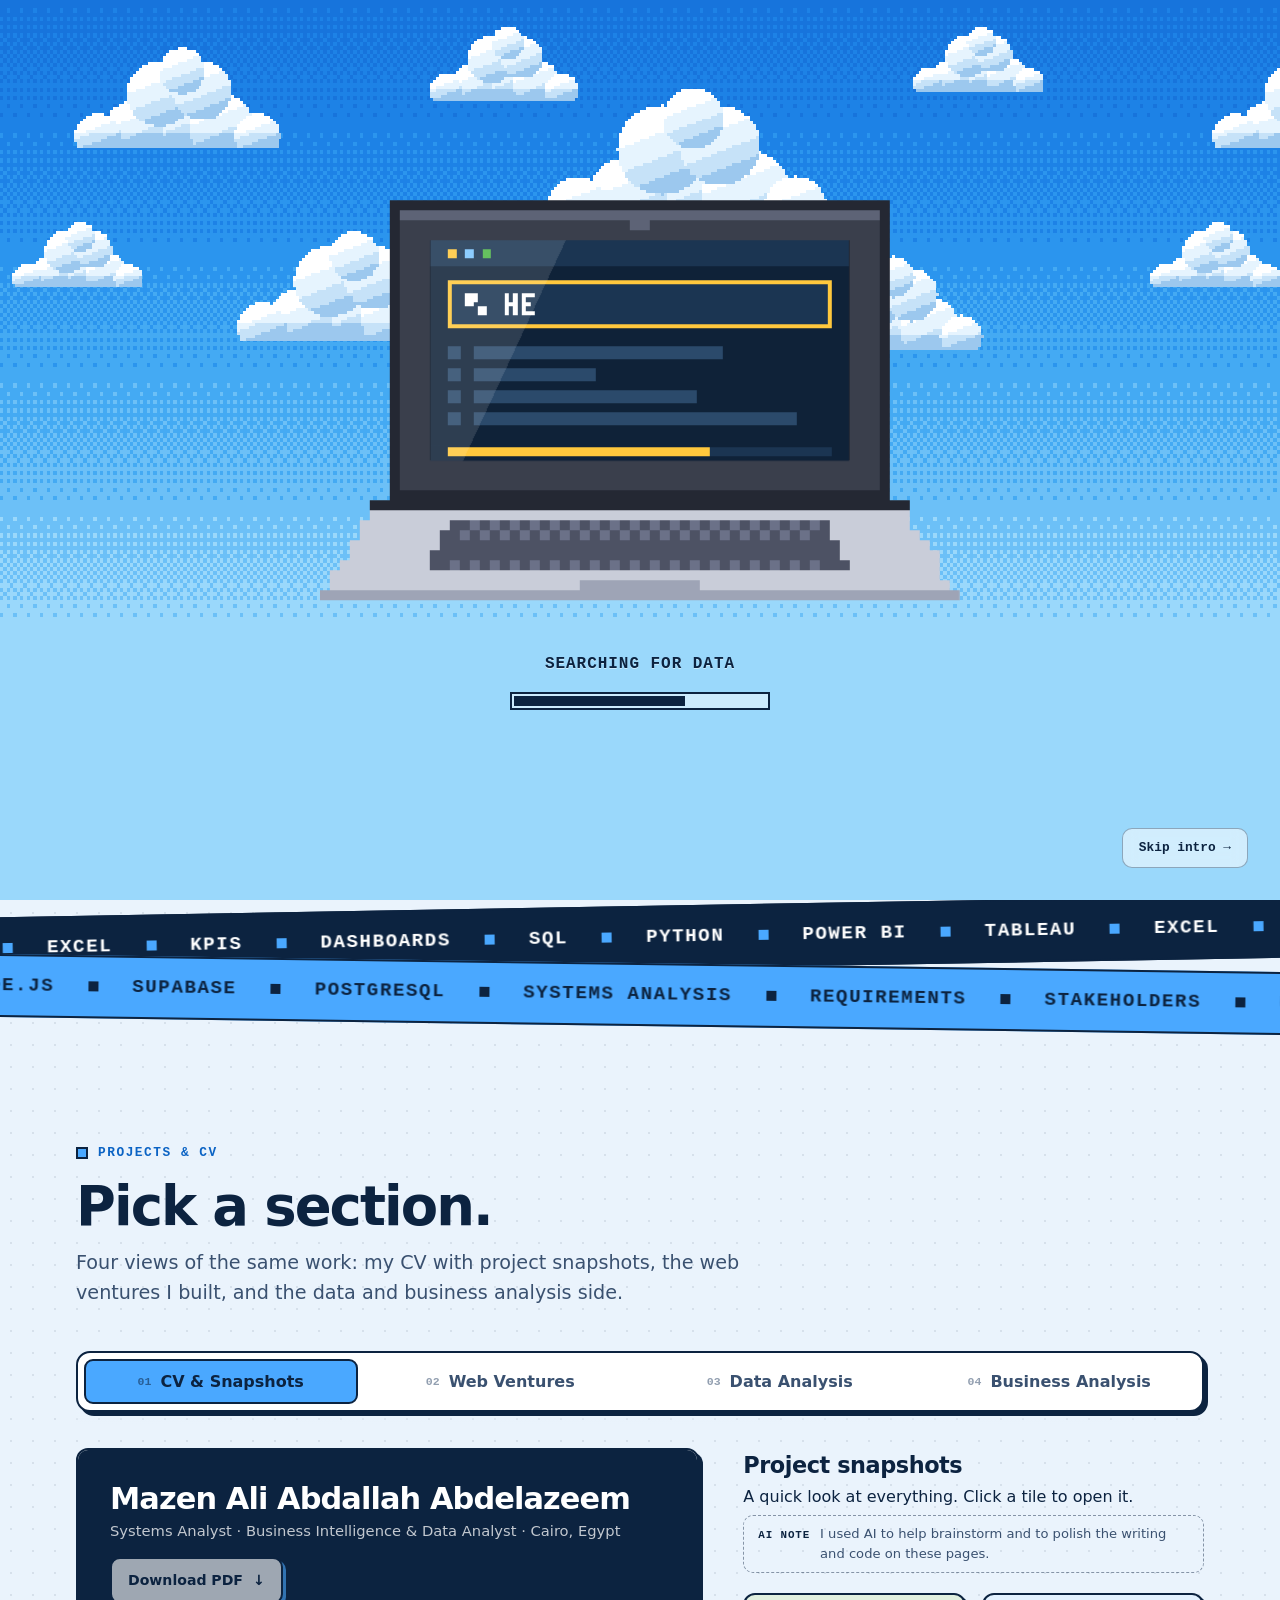
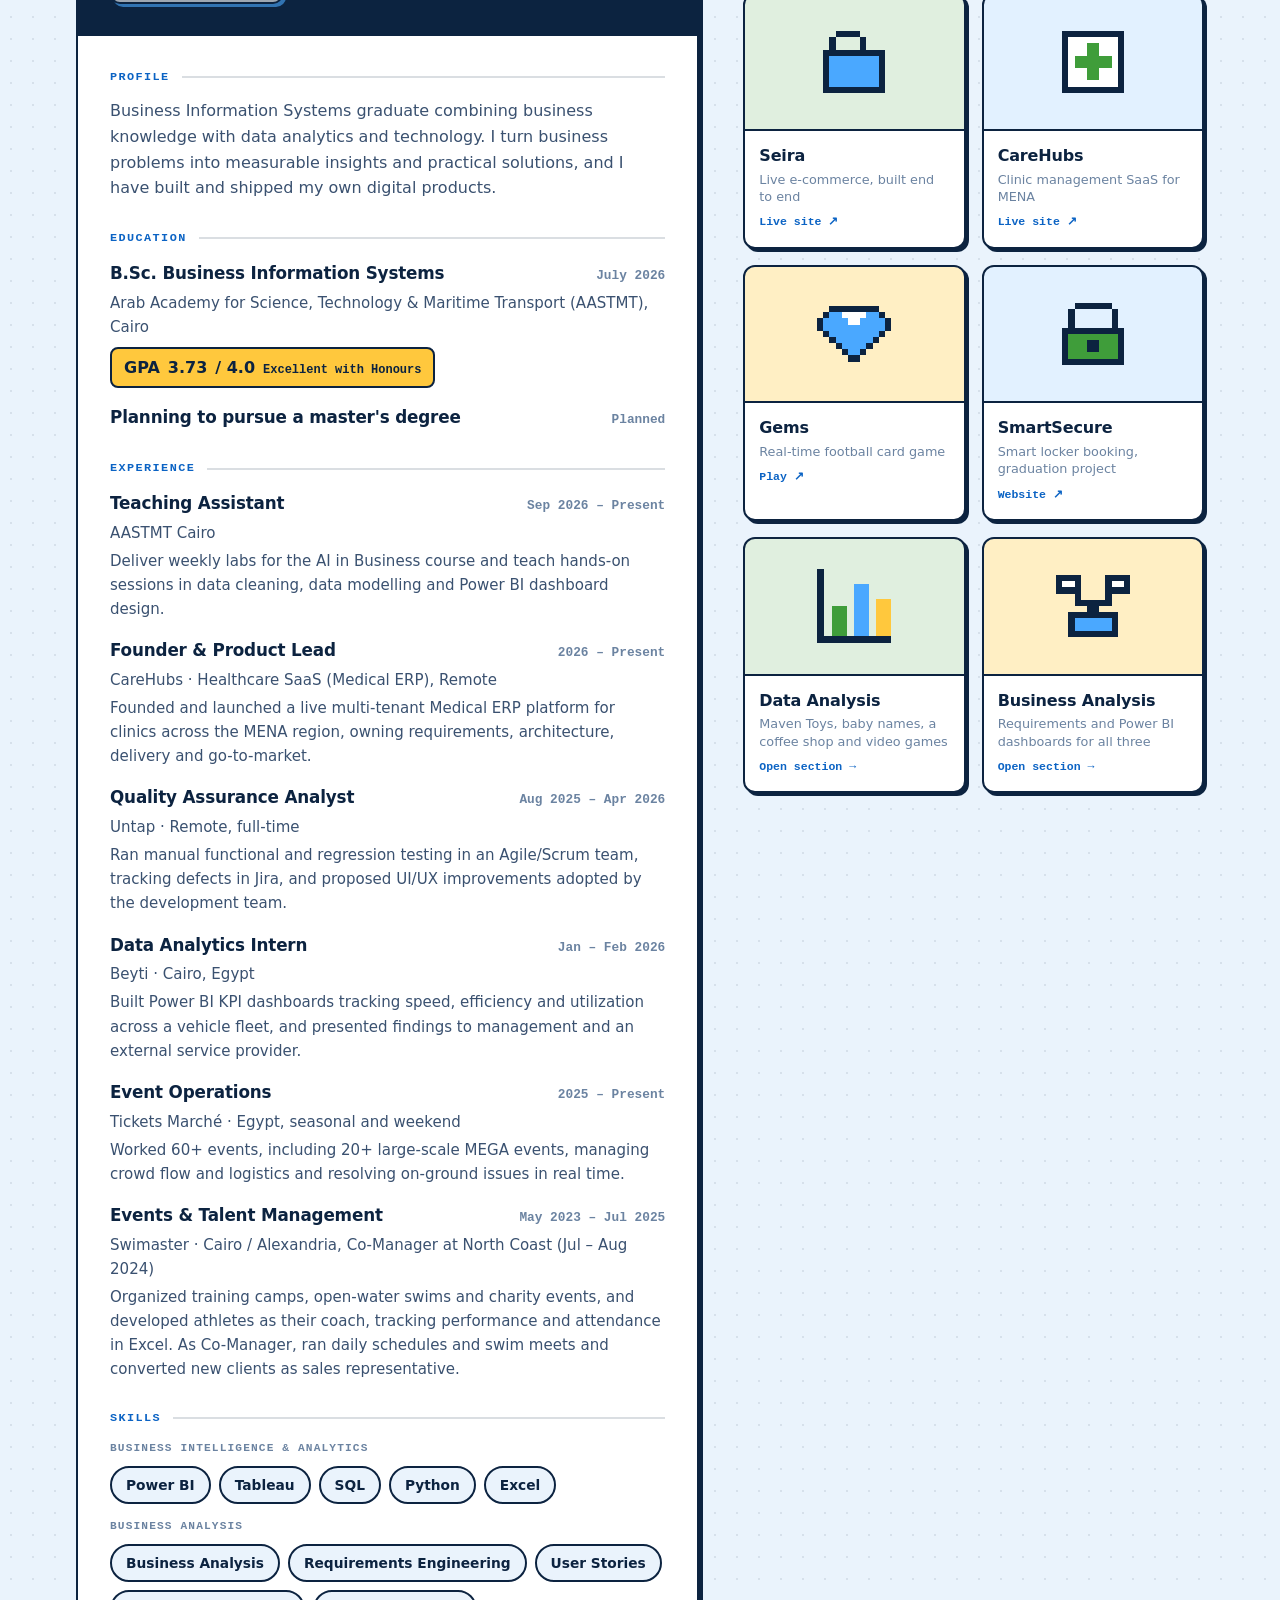
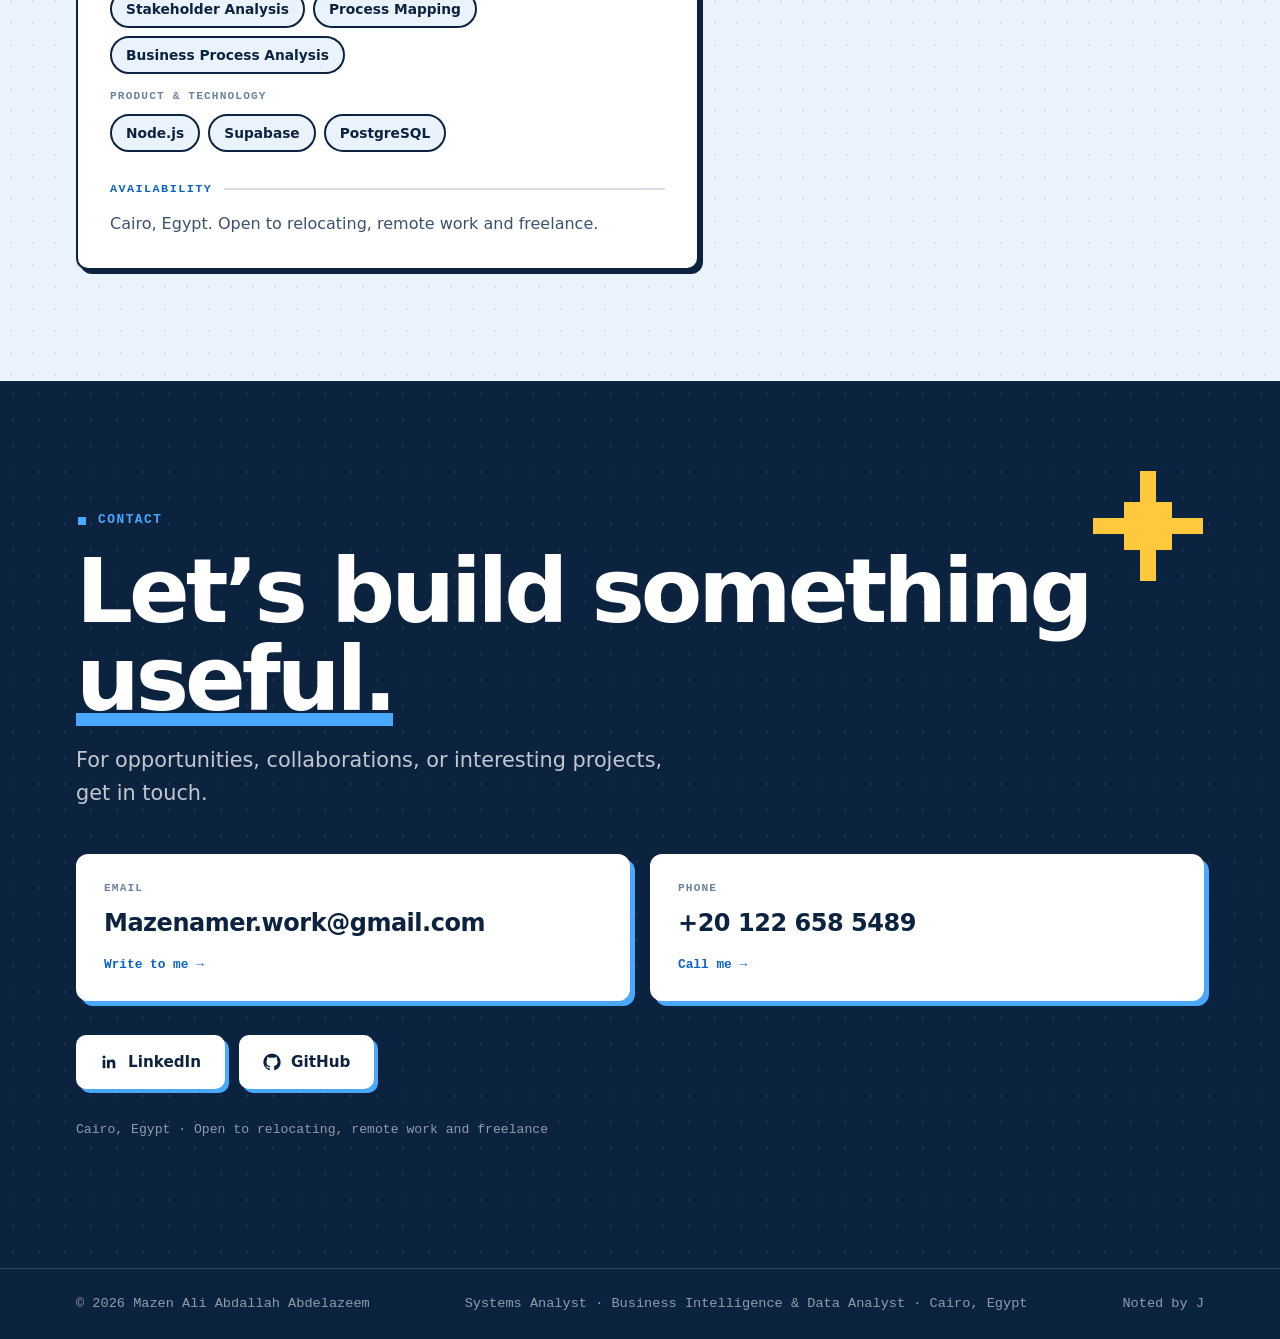
<file: index.html>
<!DOCTYPE html>
<html lang="en" class="no-js">
<head>
<meta charset="UTF-8">
<meta name="viewport" content="width=device-width, initial-scale=1">
<title>Mazen Ali Abdallah Abdelazeem | Systems Analyst, Business Intelligence & Data Analyst</title>
<meta name="description" content="Systems Analyst and Business Intelligence & Data Analyst based in Cairo, Egypt. SQL, Python, Power BI and Tableau, backed by business analysis and hands-on product building. Open to work: relocating, remote and freelance.">
<meta name="theme-color" content="#1a86e6">
<meta property="og:title" content="Mazen Ali Abdallah Abdelazeem | Systems Analyst, Business Intelligence & Data Analyst">
<meta property="og:description" content="Turning business questions into data-driven decisions and practical digital solutions.">
<meta property="og:type" content="website">
<link rel="icon" href="data:image/svg+xml,%3Csvg xmlns='http://www.w3.org/2000/svg' viewBox='0 0 16 16' shape-rendering='crispEdges'%3E%3Crect width='16' height='16' fill='%230c2340'/%3E%3Crect x='2' y='3' width='2' height='10' fill='%234aa8ff'/%3E%3Crect x='4' y='4' width='2' height='3' fill='%234aa8ff'/%3E%3Crect x='6' y='6' width='2' height='3' fill='%234aa8ff'/%3E%3Crect x='8' y='4' width='2' height='3' fill='%234aa8ff'/%3E%3Crect x='10' y='3' width='2' height='10' fill='%234aa8ff'/%3E%3C/svg%3E">

<script>
/* Pre-paint flags. "js-intro" hides the hero until the intro finishes.
   It is only set when the visitor has not asked for reduced motion. */
(function () {
  var d = document.documentElement;
  d.classList.remove('no-js');
  var reduce = window.matchMedia && matchMedia('(prefers-reduced-motion: reduce)').matches;
  if (!reduce) {
    d.classList.add('js-intro', 'locked');
    /* Safety net: if anything fails, reveal the page after 12s. */
    setTimeout(function () { d.classList.remove('js-intro', 'locked'); }, 8000);
  }
})();
</script>

<style>
/* ==================== DESIGN TOKENS ====================
   Change the palette here and the whole site (including the pixel art) follows. */
:root {
  --bg: #eaf3fc;
  --bg-2: #d6e8f9;
  --surface: #ffffff;
  --ink: #0c2340;
  --ink-2: #3a5170;
  --muted: #6b83a1;
  --accent: #4aa8ff;              /* sky blue (buttons, highlights) */
  --accent-text: #0b63c4;         /* darker blue for small text on light backgrounds */
  --accent-soft: rgba(74, 168, 255, .16);
  --tea: #3f9d3a;                 /* meadow green */
  --tea-soft: rgba(63, 157, 58, .16);
  --yel: #ffc83d;                 /* flower yellow */
  /* laptop pixel art */
  --lap-lid: #3a3f4c; --lap-lid-hi: #5d6376; --lap-dark: #242833;
  --lap-base: #c9cdd9; --lap-base-dark: #9ea4b6; --lap-key: #4d5264; --lap-key-hi: #6b7188; --lap-shadow: #1f5a2b;

  --line: 2px solid var(--ink);
  --hard: 4px 4px 0 var(--ink);
  --hard-lg: 6px 6px 0 var(--ink);
  --radius: 12px;
  --maxw: 1200px;
  --nav-h: 64px;
  --font-sans: "Inter", "Segoe UI", system-ui, -apple-system, "Helvetica Neue", Arial, sans-serif;
  --font-serif: "Iowan Old Style", "Palatino Linotype", Palatino, Georgia, serif;
  --font-mono: ui-monospace, "SF Mono", "Cascadia Code", Consolas, monospace;
}

*, *::before, *::after { box-sizing: border-box; }
html { scroll-behavior: smooth; scroll-padding-top: calc(var(--nav-h) + 16px); -webkit-text-size-adjust: 100%; }
html.locked { overflow: hidden; }
body {
  margin: 0; color: var(--ink); font-family: var(--font-sans); line-height: 1.6; font-size: 1rem;
  background-color: var(--bg);
  background-image: radial-gradient(rgba(12, 35, 64, .09) 1px, transparent 1px);
  background-size: 22px 22px;
  overflow-x: hidden; overflow-x: clip; -webkit-font-smoothing: antialiased;
}
img, svg, canvas { max-width: 100%; display: block; }
a { color: inherit; text-decoration: none; }
ul, ol { margin: 0; padding: 0; list-style: none; }
h1, h2, h3, h4, p { margin: 0; }
button { font: inherit; color: inherit; }
[hidden] { display: none !important; }
:focus-visible { outline: 3px solid var(--accent); outline-offset: 3px; border-radius: 6px; }
.skip-link { position: absolute; left: -999px; top: 8px; background: var(--accent); color: var(--ink); padding: 8px 14px; border: var(--line); border-radius: 8px; z-index: 2000; font-weight: 700; }
.skip-link:focus { left: 8px; }
.container { width: 100%; max-width: var(--maxw); margin: 0 auto; padding: 0 clamp(18px, 4vw, 36px); }

/* pixel colour classes (used by generated SVG sprites) */
.c-ink { fill: var(--ink); } .c-cream { fill: var(--surface); } .c-acc { fill: var(--accent); }
.c-tea { fill: var(--tea); } .c-yel { fill: var(--yel); } .c-lid { fill: var(--lap-lid); } .c-lidhi { fill: var(--lap-lid-hi); } .c-dark { fill: var(--lap-dark); }
.c-base { fill: var(--lap-base); } .c-based { fill: var(--lap-base-dark); } .c-key { fill: var(--lap-key); } .c-keyhi { fill: var(--lap-key-hi); }
.c-shadow { fill: var(--lap-shadow); opacity: .55; }
.spr svg { width: 100%; height: auto; }

/* ---------- Buttons: chunky pixel style ---------- */
.btn {
  display: inline-flex; align-items: center; justify-content: center; gap: 10px; padding: 13px 22px;
  font-weight: 700; font-size: .95rem; border: var(--line); border-radius: 10px; cursor: pointer;
  background: var(--surface); box-shadow: var(--hard);
  transition: transform .15s ease, box-shadow .15s ease, background .2s ease;
}
.btn:hover { transform: translate(-2px, -2px); box-shadow: 6px 6px 0 var(--ink); }
.btn:active { transform: translate(3px, 3px); box-shadow: 1px 1px 0 var(--ink); }
.btn-primary { background: var(--accent); }
.btn svg { width: 18px; height: 18px; fill: currentColor; flex: none; }

/* ---------- Scroll progress ---------- */
.progress { position: fixed; inset: 0 0 auto 0; height: 5px; z-index: 1100; background: transparent; pointer-events: none; }
.progress i { display: block; height: 100%; width: 100%; background: var(--accent); transform-origin: 0 50%; transform: scaleX(0); border-right: 2px solid var(--ink); }

/* ==================== NAVIGATION ==================== */
.nav {
  position: fixed; inset: 0 0 auto 0; height: var(--nav-h); z-index: 800;
  background: rgba(234, 243, 252, .82); backdrop-filter: blur(10px); -webkit-backdrop-filter: blur(10px);
  border-bottom: 2px solid transparent; transition: transform .7s cubic-bezier(.2, .8, .2, 1), border-color .3s;
}
.nav.scrolled { border-bottom-color: var(--ink); }
.nav .container { height: 100%; display: flex; align-items: center; justify-content: space-between; }
.brand { display: flex; align-items: center; gap: 10px; font-weight: 800; letter-spacing: -.01em; }
.brand-mark { width: 30px; height: 30px; background: var(--ink); border-radius: 6px; padding: 5px; }
.menu { display: flex; align-items: center; gap: 6px; }
.menu a, .menu button.mlink {
  position: relative; padding: 8px 16px; font-weight: 650; font-size: .95rem; background: none; border: 0; cursor: pointer; border-radius: 8px;
}
.menu a::after, .menu button.mlink::after { content: ""; position: absolute; left: 16px; right: 16px; bottom: 4px; height: 3px; background: var(--accent); transform: scaleX(0); transform-origin: 0 50%; transition: transform .3s; }
.menu a:hover::after, .menu button.mlink:hover::after { transform: scaleX(1); }
.menu .btn-nav { border: var(--line); background: var(--accent); box-shadow: 3px 3px 0 var(--ink); margin-left: 6px; }
.menu .btn-nav::after { display: none; }
.menu .btn-nav:hover { transform: translate(-1px, -1px); box-shadow: 4px 4px 0 var(--ink); }
.nav-toggle { display: none; width: 44px; height: 44px; border: var(--line); background: var(--surface); border-radius: 10px; cursor: pointer; box-shadow: 3px 3px 0 var(--ink); }
.nav-toggle span, .nav-toggle span::before, .nav-toggle span::after { display: block; width: 18px; height: 2px; background: var(--ink); margin: auto; position: relative; transition: transform .25s, background .25s; }
.nav-toggle span::before, .nav-toggle span::after { content: ""; position: absolute; left: 0; }
.nav-toggle span::before { top: -6px; } .nav-toggle span::after { top: 6px; }
.nav-toggle[aria-expanded="true"] span { background: transparent; }
.nav-toggle[aria-expanded="true"] span::before { transform: translateY(6px) rotate(45deg); }
.nav-toggle[aria-expanded="true"] span::after { transform: translateY(-6px) rotate(-45deg); }
.js-intro:not(.ready) .nav { transform: translateY(-110%); }

/* ==================== INTRO OVERLAY ==================== */
#intro { position: fixed; inset: 0; z-index: 900; display: none; overflow: hidden; background: #1a86e6 center / 100% 100% no-repeat; image-rendering: pixelated; transition: opacity .9s ease; }
.js-intro #intro { display: block; }
#intro.leaving { opacity: 0; pointer-events: none; }
.intro-cap { position: absolute; left: 0; right: 0; text-align: center; color: var(--ink); text-shadow: 0 1px 0 rgba(255, 255, 255, .5); font-family: var(--font-mono); font-size: clamp(.8rem, 2vw, 1rem); font-weight: 700; letter-spacing: .06em; text-transform: uppercase; transition: opacity .4s; z-index: 2; }
.intro-cap .dots::after { content: ""; animation: dots 1.2s steps(4) infinite; }
@keyframes dots { 0% { content: ""; } 25% { content: "."; } 50% { content: ".."; } 75% { content: "..."; } }
.intro-bar { width: min(260px, 60vw); height: 18px; border: 2px solid var(--ink); background: rgba(255, 255, 255, .5); margin: 14px auto 0; padding: 2px; }
.intro-bar i { display: block; height: 100%; width: 0; background: var(--ink); }
#intro.leaving .intro-cap { opacity: 0; }
.intro-skip { position: absolute; z-index: 2; right: clamp(16px, 3vw, 32px); bottom: clamp(16px, 3vw, 32px); padding: 9px 16px; font-family: var(--font-mono); font-size: .8rem; background: rgba(255, 255, 255, .55); color: var(--ink); border: 1px solid rgba(12, 35, 64, .35); box-shadow: none; backdrop-filter: blur(8px); }
.intro-skip:hover { background: #fff; color: var(--ink); box-shadow: none; }

/* ==================== NAV OVER THE HERO (glass), solid after scrolling ==================== */
.nav { color: #fff; background: transparent; backdrop-filter: none; -webkit-backdrop-filter: none; }
.brand { font-family: var(--font-serif); font-weight: 500; font-size: 1.35rem; letter-spacing: -.01em; }
.brand-mark { background: rgba(255, 255, 255, .2); border: 1px solid rgba(255, 255, 255, .45); }
.menu { background: rgba(255, 255, 255, .16); border: 1px solid rgba(255, 255, 255, .3); backdrop-filter: blur(10px); -webkit-backdrop-filter: blur(10px); border-radius: 999px; padding: 5px 6px; gap: 2px; }
.menu a, .menu button.mlink { color: #fff; border-radius: 999px; }
.menu a::after, .menu button.mlink::after { background: #fff; }
.menu .btn-nav { background: #fff; color: var(--ink); border: 0; box-shadow: none; margin-left: 2px; }
.menu .btn-nav:hover { transform: none; box-shadow: none; background: var(--yel); }
.nav.scrolled { background: rgba(234, 243, 252, .9); backdrop-filter: blur(10px); -webkit-backdrop-filter: blur(10px); border-bottom-color: var(--ink); color: var(--ink); }
.nav.scrolled .menu { background: rgba(12, 35, 64, .06); border-color: rgba(12, 35, 64, .18); }
.nav.scrolled .menu a, .nav.scrolled .menu button.mlink { color: var(--ink); }
.nav.scrolled .menu a::after, .nav.scrolled .menu button.mlink::after { background: var(--accent-text); }
.nav.scrolled .menu .btn-nav { background: var(--accent); }
.nav.scrolled .brand-mark { background: var(--ink); border-color: var(--ink); }

/* ==================== HERO: pixel landscape ==================== */
.hero { position: relative; overflow-x: clip; min-height: max(100svh, 700px); padding: calc(var(--nav-h) + clamp(30px, 5vw, 60px)) 0 40px; color: #fff; }
.sky, .scene { position: absolute; pointer-events: none; overflow: hidden; }
.sky { inset: -24px -24px 0 -24px; background: #1a86e6 center / 100% 100% no-repeat; image-rendering: pixelated; }
.cloudwrap { position: absolute; inset: 0; overflow: hidden; -webkit-mask-image: linear-gradient(90deg, transparent 0, transparent 30%, #000 58%); mask-image: linear-gradient(90deg, transparent 0, transparent 30%, #000 58%); }
.clouds { position: absolute; top: 0; left: 0; height: min(100%, 640px); width: calc(100% + var(--tile, 1400px)); background-size: auto 100%; background-repeat: repeat-x; image-rendering: pixelated; animation: drift 170s linear infinite; }
@keyframes drift { to { transform: translateX(calc(var(--tile, 1400px) * -1)); } }
.scene { inset: 0; }
.scene canvas { position: absolute; left: 50%; bottom: 0; width: max(100%, 900px); height: auto; aspect-ratio: 16 / 9; transform: translateX(-50%) translate3d(var(--px, 0), 0, 0) scale(1.03); transform-origin: 50% 100%; image-rendering: pixelated; }
.rays { position: absolute; inset: 0; pointer-events: none; background: linear-gradient(105deg, transparent 50%, rgba(255, 255, 255, .11) 55%, transparent 61%, rgba(255, 255, 255, .07) 67%, transparent 74%); }
.hero .container { position: relative; z-index: 3; }
.hero-copy { position: relative; isolation: isolate; max-width: min(660px, 100%); }
.hero-copy::before { content: ""; position: absolute; z-index: -2; inset: -40px -60px -40px -80px; background: radial-gradient(ellipse at 40% 50%, rgba(8, 70, 160, .38), rgba(8, 70, 160, 0) 68%); pointer-events: none; }
.status { display: inline-flex; align-items: center; gap: 10px; font-family: var(--font-mono); font-size: .78rem; font-weight: 700; padding: 7px 14px; border: 1px solid rgba(255, 255, 255, .4); border-radius: 999px; background: rgba(255, 255, 255, .16); backdrop-filter: blur(8px); -webkit-backdrop-filter: blur(8px); }
.status i { width: 9px; height: 9px; background: #7cffb2; border-radius: 50%; animation: pulse 1.6s infinite; }
@keyframes pulse { 0% { box-shadow: 0 0 0 0 rgba(124, 255, 178, .7); } 100% { box-shadow: 0 0 0 10px rgba(124, 255, 178, 0); } }
.hero-role { margin-top: 22px; font-family: var(--font-mono); font-weight: 700; color: #dff0ff; font-size: clamp(.85rem, 1.5vw, 1rem); letter-spacing: .04em; text-transform: uppercase; }
.hero h1 { margin-top: 8px; font-size: clamp(2.8rem, 6.4vw, 5.4rem); line-height: 1.02; letter-spacing: -.045em; font-weight: 600; text-shadow: 0 2px 26px rgba(0, 60, 140, .28); }
.hero h1 .hl { position: relative; white-space: nowrap; }
.hero h1 .hl::after { content: ""; position: absolute; left: 0; right: 0; bottom: .06em; height: .15em; background: var(--yel); z-index: -1; transform: scaleX(0); transform-origin: 0 50%; transition: transform .8s .9s cubic-bezier(.2, .8, .2, 1); }
.ready .hero h1 .hl::after, html:not(.js-intro) .hero h1 .hl::after { transform: scaleX(1); }
.w { display: inline-block; overflow: hidden; vertical-align: bottom; padding: 0 .04em .12em; margin: 0 -.04em -.12em; }
.w > span { display: inline-block; transition: transform .9s cubic-bezier(.2, .9, .2, 1); transition-delay: calc(var(--i) * 90ms + .1s); }
.js-intro:not(.ready) .w > span { transform: translateY(110%); }
.hero-name { margin-top: 12px; font-size: .88rem; color: #fff; font-family: var(--font-mono); text-shadow: 0 1px 10px rgba(0, 50, 120, .6); }
.hero-lead { margin-top: 18px; max-width: 30em; font-size: clamp(1.08rem, 1.8vw, 1.32rem); color: #ecf6ff; font-weight: 400; text-shadow: 0 1px 14px rgba(0, 60, 140, .3); }
.hero-cta { margin-top: 28px; display: flex; flex-wrap: wrap; gap: 12px; }
.btn-hero { background: #fff; color: var(--ink); border: 0; box-shadow: 0 10px 26px -10px rgba(0, 40, 100, .55); border-radius: 10px; }
.btn-hero:hover { transform: translateY(-2px); box-shadow: 0 14px 30px -10px rgba(0, 40, 100, .6); background: var(--yel); }
.btn-hero:active { transform: translateY(1px); box-shadow: none; }
.btn-glass { background: rgba(255, 255, 255, .18); color: #fff; border: 1px solid rgba(255, 255, 255, .4); box-shadow: none; backdrop-filter: blur(8px); -webkit-backdrop-filter: blur(8px); border-radius: 10px; }
.btn-glass:hover { transform: translateY(-2px); background: rgba(255, 255, 255, .3); box-shadow: none; }
.btn-glass:active { transform: translateY(1px); }
.socials { margin-top: 24px; display: flex; gap: 10px; }
.icon-link { width: 44px; height: 44px; display: grid; place-items: center; border: 1px solid rgba(255, 255, 255, .4); border-radius: 10px; background: rgba(255, 255, 255, .16); color: #fff; backdrop-filter: blur(8px); -webkit-backdrop-filter: blur(8px); transition: transform .15s, background .2s, color .2s; }
.icon-link:hover { transform: translateY(-2px); background: #fff; color: var(--ink); }
.icon-link svg { width: 20px; height: 20px; fill: currentColor; }
.h-item { transition: opacity .8s ease, transform .8s cubic-bezier(.2, .8, .2, 1); transition-delay: calc(var(--i, 0) * 110ms + .35s); }
.js-intro:not(.ready) .h-item { opacity: 0; transform: translateY(26px); }

/* glass summary cards (professional summary), like Cofounder's task cards */
.tasks { position: absolute; z-index: 3; right: clamp(16px, 5vw, 84px); top: calc(var(--nav-h) + 11%); width: min(400px, 36vw); display: grid; gap: 12px;
  transform: translate3d(var(--tx, 0), var(--ty, 0), 0) perspective(1000px) rotateY(-16deg) rotateX(5deg) rotateZ(-2deg); transform-origin: 100% 50%; }
.task { display: flex; flex-direction: column; gap: 3px; padding: 13px 18px; border-radius: 12px; background: rgba(14, 52, 84, .4); border: 1px solid rgba(255, 255, 255, .22); backdrop-filter: blur(10px); -webkit-backdrop-filter: blur(10px); color: #fff; opacity: .72; transition: background .5s, transform .5s, opacity .5s; transition-delay: 0s; }
.task small { font-family: var(--font-mono); font-size: .68rem; letter-spacing: .08em; text-transform: uppercase; color: #b8dcff; display: flex; align-items: center; gap: 8px; }
.task small i { width: 7px; height: 7px; border-radius: 50%; background: #7cffb2; opacity: .5; }
.task b { font-size: .95rem; font-weight: 600; line-height: 1.35; }
.task.on { opacity: 1; background: rgba(14, 52, 84, .62); transform: translateX(-12px); }
.task.on small i { opacity: 1; animation: pulse 1.6s infinite; }
.js-intro:not(.ready) .task { opacity: 0; transform: translateX(50px); }
.tasks .task:nth-child(1) { transition-delay: .9s; } .tasks .task:nth-child(2) { transition-delay: 1.05s; }
.tasks .task:nth-child(3) { transition-delay: 1.2s; } .tasks .task:nth-child(4) { transition-delay: 1.35s; }
.ready .task { transition-delay: 0s !important; }

/* the pixel laptop: the intro scales this up, then flies it back to this spot */
.pc-wrap { position: absolute; z-index: 2; left: 54%; bottom: 4%; width: clamp(260px, 29vw, 440px); transform-origin: 50% 50%; }
.pc-wrap.flying { z-index: 1000; will-change: transform; }
.pc-wrap .c-shadow { transition: opacity .8s .5s; }
.pc-wrap.flying .c-shadow { opacity: 0; }
.pc-bob { position: relative; animation: bob 5s ease-in-out infinite; }
@keyframes bob { 50% { transform: translateY(-6px); } }
.pc-wrap svg { width: 100%; height: auto; }
.pc-screen { position: absolute; left: 17.1875%; top: 11.3636%; width: 65.625%; height: 50%; overflow: hidden; }
.pc-screen canvas { width: 100%; height: 100%; image-rendering: pixelated; }
.pc-screen::after { content: ""; position: absolute; inset: 0; background: linear-gradient(115deg, rgba(255, 255, 255, .13) 0 26%, transparent 26% 100%); pointer-events: none; }

/* ==================== MARQUEE ==================== */
.mq-wrap { overflow-x: clip; padding: 6px 0; }
.marquee { border-block: var(--line); background: var(--ink); color: var(--surface); overflow: hidden; padding: 14px 0; transform: rotate(-1deg); margin: 0 -2vw; }
.marquee + .marquee { background: var(--accent); color: var(--ink); transform: rotate(.8deg); margin-top: -6px; }
.mq-track { display: flex; width: max-content; will-change: transform; }
.mq-track span { font-family: var(--font-mono); font-weight: 800; font-size: clamp(.95rem, 2vw, 1.2rem); letter-spacing: .08em; text-transform: uppercase; white-space: nowrap; display: inline-flex; align-items: center; }
.mq-track span::after { content: ""; width: 10px; height: 10px; background: var(--accent); margin: 0 clamp(18px, 3vw, 34px); flex: none; }
.marquee + .marquee .mq-track span::after { background: var(--ink); }

/* ==================== SHARED SECTION BITS ==================== */
section { position: relative; }
.eyebrow { font-family: var(--font-mono); font-size: .8rem; letter-spacing: .12em; text-transform: uppercase; font-weight: 800; color: var(--accent-text); display: inline-flex; gap: 10px; align-items: center; }
.eyebrow::before { content: ""; width: 12px; height: 12px; background: var(--accent); border: 2px solid var(--ink); }
.section-title { margin-top: 12px; font-size: clamp(2rem, 5vw, 3.4rem); line-height: 1.04; letter-spacing: -.035em; font-weight: 850; }
.section-sub { margin-top: 12px; color: var(--ink-2); font-size: clamp(1rem, 1.7vw, 1.2rem); max-width: 36em; }

/* scroll-reveal system (JS adds .in) */
.rv { opacity: 0; transition: opacity .8s ease, transform .8s cubic-bezier(.2, .8, .2, 1), filter .8s ease; }
.rv[data-a="up"], .rv:not([data-a]) { transform: translateY(34px); }
.rv[data-a="left"] { transform: translateX(-46px); }
.rv[data-a="right"] { transform: translateX(46px); }
.rv[data-a="zoom"] { transform: scale(.88); }
.rv[data-a="blur"] { transform: translateY(20px); filter: blur(8px); }
.rv.in { opacity: 1; transform: none; filter: none; }
.no-js .rv { opacity: 1; transform: none; }

/* ==================== PROJECTS AREA + TABS ==================== */
#work { padding: clamp(64px, 9vw, 110px) 0 clamp(64px, 9vw, 110px); overflow-x: clip; }
.tabbar { position: sticky; top: var(--nav-h); z-index: 600; padding: 12px 0; margin-top: 30px; background: linear-gradient(var(--bg) 82%, rgba(234, 243, 252, 0)); }
.tabs { position: relative; display: grid; grid-template-columns: repeat(4, 1fr); gap: 6px; padding: 6px; border: var(--line); border-radius: 14px; background: var(--surface); box-shadow: var(--hard); }
.tab { position: relative; z-index: 1; border: 0; background: none; padding: 13px 10px; border-radius: 9px; cursor: pointer; font-weight: 750; color: var(--ink-2); display: flex; align-items: center; justify-content: center; gap: 9px; transition: color .25s; text-align: center; line-height: 1.2; }
.tab .n { font-family: var(--font-mono); font-size: .72rem; opacity: .55; }
.t-s { display: none; }
.tab:hover { color: var(--ink); }
.tab[aria-selected="true"] { color: var(--ink); }
.tab-ind { position: absolute; left: 0; top: 0; z-index: 0; border-radius: 9px; background: var(--accent); border: var(--line); transition: transform .5s cubic-bezier(.3, 1.35, .5, 1), width .5s cubic-bezier(.3, 1.35, .5, 1), height .3s; }
.panels { margin-top: 24px; min-height: 60vh; }
.panel { will-change: transform, opacity; }

/* cards */
.grid { display: grid; gap: 26px; grid-template-columns: repeat(auto-fill, minmax(min(100%, 340px), 1fr)); }
.grid-2 { grid-template-columns: repeat(auto-fill, minmax(min(100%, 460px), 1fr)); }
.card { background: var(--surface); border: var(--line); border-radius: var(--radius); box-shadow: var(--hard); overflow: hidden; display: flex; flex-direction: column; transition: transform .2s ease, box-shadow .2s ease; }
.card:hover { transform: translate(-3px, -3px); box-shadow: var(--hard-lg); }
.card-body { padding: 24px; display: flex; flex-direction: column; gap: 14px; flex: 1; }
.card h3 { font-size: 1.3rem; letter-spacing: -.02em; line-height: 1.2; }
.card .oneliner { color: var(--accent-text); font-weight: 750; font-size: .95rem; }
.card p { color: var(--ink-2); font-size: .96rem; }
.tags { display: flex; flex-wrap: wrap; gap: 8px; }
.tag { font-family: var(--font-mono); font-size: .72rem; font-weight: 700; padding: 4px 10px; border: 2px solid var(--ink); border-radius: 6px; background: var(--bg); white-space: nowrap; }
.tag.tool { background: var(--tea-soft); }
.card-label { font-family: var(--font-mono); font-size: .7rem; letter-spacing: .1em; text-transform: uppercase; font-weight: 800; color: var(--muted); }
.questions { border-top: 2px dashed rgba(12, 35, 64, .25); padding-top: 14px; }
.questions .card-label { margin-bottom: 8px; }
.focus-list { display: grid; gap: 6px; font-size: .92rem; color: var(--ink-2); }
.focus-list li { padding-left: 18px; position: relative; }
.focus-list li::before { content: ""; position: absolute; left: 0; top: .55em; width: 8px; height: 8px; background: var(--accent); border: 1.5px solid var(--ink); }
.card-actions { margin-top: auto; padding-top: 6px; display: flex; flex-wrap: wrap; gap: 10px 20px; }
.link-arrow { font-weight: 800; font-size: .93rem; display: inline-flex; gap: 6px; align-items: center; border-bottom: 3px solid var(--accent); padding-bottom: 1px; }
.link-arrow.ghost { border-bottom-color: var(--ink); }
.link-arrow span { transition: transform .2s; }
.link-arrow:hover span { transform: translateX(5px); }
.link-arrow[aria-disabled="true"] { opacity: .45; pointer-events: none; border-bottom-style: dashed; }
.pending-note { font-size: .74rem; color: var(--muted); font-family: var(--font-mono); font-weight: 600; }
.card-visual { position: relative; aspect-ratio: 16 / 8; border-bottom: var(--line); display: grid; place-items: center; overflow: hidden;
  background: linear-gradient(135deg, var(--accent-soft), var(--tea-soft)), var(--bg-2); }
.card-visual::before { content: ""; position: absolute; inset: 0; background-image: radial-gradient(rgba(12, 35, 64, .14) 1px, transparent 1px); background-size: 14px 14px; }
.card-visual img { position: absolute; inset: 0; width: 100%; height: 100%; object-fit: cover; z-index: 2; }
.card-visual img[src=""], .card-visual img:not([src]) { display: none; }
.card-visual .spr { width: clamp(64px, 14%, 96px); position: relative; transition: transform .35s cubic-bezier(.3, 1.6, .5, 1); }
.card:hover .card-visual .spr { transform: scale(1.15) rotate(-4deg); }
.ph-label { position: absolute; left: 12px; bottom: 10px; font-family: var(--font-mono); font-size: .68rem; text-transform: uppercase; letter-spacing: .08em; color: var(--muted); font-weight: 700; z-index: 1; }
.card.slot { background: transparent; border-style: dashed; box-shadow: none; }
.card.slot:hover { transform: none; box-shadow: none; }
.card.slot .card-visual { background: none; border-bottom-style: dashed; aspect-ratio: 16 / 6; }
.slot-inner { position: relative; text-align: center; padding: 24px; color: var(--muted); display: grid; gap: 4px; font-size: .9rem; }
.slot-inner strong { color: var(--ink); }

/* ---------- Panel 1: CV & snapshots ---------- */
.cv-layout { display: grid; grid-template-columns: 1.15fr .85fr; gap: clamp(24px, 4vw, 44px); align-items: start; }
.cv { background: var(--surface); border: var(--line); border-radius: var(--radius); box-shadow: var(--hard); overflow: hidden; }
.cv-top { padding: clamp(22px, 3vw, 32px); background: var(--ink); color: var(--surface); display: flex; flex-wrap: wrap; gap: 14px 24px; justify-content: space-between; align-items: flex-end; }
.cv-top h3 { font-size: clamp(1.4rem, 3vw, 1.9rem); letter-spacing: -.03em; line-height: 1.1; }
.cv-top p { color: rgba(255, 255, 255, .75); font-size: .92rem; margin-top: 4px; }
.cv-top .btn { box-shadow: 3px 3px 0 var(--accent); color: var(--ink); padding: 10px 16px; font-size: .88rem; }
.cv-top .btn[aria-disabled="true"] { opacity: .6; pointer-events: none; }
.cv-body { padding: clamp(20px, 3vw, 32px); display: grid; gap: 28px; }
.cv-sec h4 { font-family: var(--font-mono); font-size: .74rem; letter-spacing: .12em; text-transform: uppercase; font-weight: 800; color: var(--accent-text); display: flex; align-items: center; gap: 12px; margin-bottom: 12px; }
.cv-sec h4::after { content: ""; flex: 1; height: 2px; background: var(--ink); opacity: .15; }
.cv-item + .cv-item { margin-top: 16px; }
.cv-item .row { display: flex; flex-wrap: wrap; justify-content: space-between; gap: 4px 16px; align-items: baseline; }
.cv-item h5 { margin: 0; font-size: 1.05rem; letter-spacing: -.01em; }
.cv-item .when { font-family: var(--font-mono); font-size: .8rem; color: var(--muted); font-weight: 700; }
.cv-item .where { color: var(--ink-2); font-size: .94rem; }
.cv-item p { color: var(--ink-2); font-size: .94rem; margin-top: 4px; }
.gpa { display: inline-flex; flex-wrap: wrap; align-items: baseline; gap: 2px 8px; margin-top: 8px; padding: 6px 12px; border: var(--line); border-radius: 8px; background: var(--yel); font-weight: 800; }
.gpa small { font-weight: 600; font-family: var(--font-mono); font-size: .75rem; }
.pills { display: flex; flex-wrap: wrap; gap: 8px; }
.pill { padding: 6px 14px; border: 2px solid var(--ink); border-radius: 999px; font-size: .86rem; font-weight: 650; background: var(--bg); transition: background .2s, transform .2s; }
.pill:hover { background: var(--accent); transform: translateY(-2px); }
.skill-block + .skill-block { margin-top: 14px; }
.skill-block .card-label { margin-bottom: 8px; display: block; }
.snap-col h3 { font-size: 1.4rem; letter-spacing: -.02em; }
.snap-col > p { color: var(--ink-2); margin: 6px 0 20px; }
.snaps { display: grid; grid-template-columns: repeat(2, 1fr); gap: 16px; }
.snap { display: flex; flex-direction: column; text-align: left; background: var(--surface); border: var(--line); border-radius: 12px; box-shadow: 3px 3px 0 var(--ink); cursor: pointer; overflow: hidden; padding: 0; transition: transform .2s, box-shadow .2s; }
.snap:hover { transform: translate(-3px, -3px) rotate(-.6deg); box-shadow: 6px 6px 0 var(--ink); }
.snap .thumb { aspect-ratio: 16 / 10; display: grid; place-items: center; border-bottom: var(--line); background: var(--tea-soft); position: relative; }
.snap:nth-child(2n) .thumb { background: var(--accent-soft); }
.snap:nth-child(3n) .thumb { background: rgba(255, 201, 60, .3); }
.snap .thumb .spr { width: 34%; transition: transform .3s cubic-bezier(.3, 1.6, .5, 1); }
.snap:hover .thumb .spr { transform: scale(1.18) rotate(5deg); }
.snap .meta { padding: 12px 14px 14px; }
.snap .meta b { display: block; font-size: 1rem; letter-spacing: -.01em; }
.snap .meta span { display: block; font-size: .8rem; color: var(--muted); line-height: 1.35; margin-top: 2px; }
.snap .meta em { display: inline-block; margin-top: 8px; font-style: normal; font-family: var(--font-mono); font-size: .72rem; font-weight: 800; color: var(--accent-text); }

/* ---------- Ventures ---------- */
.venture-top { display: flex; align-items: center; gap: 14px; }
.venture-top h3 { margin-bottom: 2px; }
.venture-top .oneliner { line-height: 1.35; }
.avatar { flex: none; width: 46px; height: 46px; border: var(--line); border-radius: 10px; display: grid; place-items: center; font-weight: 850; background: var(--yel); }

/* ---------- Data pipeline ---------- */
.pipeline { position: relative; display: grid; grid-template-columns: repeat(6, 1fr); border: var(--line); border-radius: var(--radius); background: var(--surface); box-shadow: var(--hard); overflow: hidden; margin-bottom: 34px; }
.pipe-step { position: relative; padding: 20px 16px; transition: background .5s; transition-delay: calc(var(--i) * .28s + .3s); }
.pipe-step + .pipe-step { border-left: 2px solid var(--ink); }
.pipeline.in .pipe-step { background: var(--accent-soft); }
.pipeline.in .pipe-step:last-child { background: var(--accent); }
.pipe-step .n { font-family: var(--font-mono); font-size: .72rem; font-weight: 800; color: var(--muted); }
.pipe-step h3 { font-size: 1rem; margin: 6px 0 4px; letter-spacing: -.01em; }
.pipe-step p { font-size: .8rem; color: var(--ink-2); line-height: 1.45; }
.packet { position: absolute; left: 0; top: 0; height: 6px; width: 6px; background: var(--ink); z-index: 2; opacity: 0; }
.pipeline.in .packet { animation: packet 4.5s .5s linear infinite; }
@keyframes packet { 0% { left: 0; opacity: 1; } 95% { opacity: 1; } 100% { left: calc(100% - 6px); opacity: 0; } }
.pipe-line { position: absolute; left: 0; right: 0; top: 0; height: 6px; background: repeating-linear-gradient(90deg, var(--ink) 0 6px, transparent 6px 12px); opacity: .18; }

/* ---------- Business analysis panels ---------- */
.ba-split { display: grid; grid-template-columns: 1fr 1fr; gap: 26px; margin-bottom: 30px; }
.panel-box { background: var(--surface); border: var(--line); border-radius: var(--radius); box-shadow: var(--hard); padding: clamp(22px, 3vw, 30px); }
.panel-box h3 { font-size: 1.2rem; letter-spacing: -.02em; }
.panel-box .sub { color: var(--ink-2); font-size: .94rem; margin: 4px 0 18px; }
.panel-box .card-label { display: block; margin-bottom: 10px; }
.bridge { margin-bottom: 40px; padding: 22px 26px; border: var(--line); border-radius: var(--radius); background: var(--yel); box-shadow: var(--hard); font-weight: 650; font-size: clamp(1rem, 1.7vw, 1.15rem); }
.subhead { font-size: 1.25rem; margin-bottom: 20px; letter-spacing: -.02em; }
.panel-head { margin-bottom: 30px; }
.panel-head h3 { font-size: clamp(1.5rem, 3.2vw, 2.1rem); letter-spacing: -.03em; line-height: 1.1; }
.panel-head p { margin-top: 8px; color: var(--ink-2); font-size: 1.05rem; max-width: 36em; }

/* ==================== CONTACT ==================== */
.contact { background: var(--ink); color: var(--surface); padding: clamp(72px, 10vw, 130px) 0; overflow: hidden; }
.contact::before { content: ""; position: absolute; inset: 0; background-image: radial-gradient(rgba(255, 255, 255, .09) 1.5px, transparent 1.5px); background-size: 26px 26px; }
.contact .container { position: relative; }
.contact .eyebrow { color: var(--accent); }
.contact h2 { margin-top: 14px; font-size: clamp(2.4rem, 7.4vw, 5.6rem); line-height: .98; letter-spacing: -.045em; font-weight: 850; max-width: 12em; }
.contact h2 .hl { color: var(--accent); }
.contact .lead { margin-top: 20px; color: rgba(255, 255, 255, .75); font-size: clamp(1.05rem, 1.8vw, 1.3rem); max-width: 30em; }
.contact-cards { margin-top: 44px; display: grid; grid-template-columns: repeat(auto-fit, minmax(min(100%, 300px), 1fr)); gap: 20px; }
.c-card { display: flex; flex-direction: column; gap: 6px; padding: 24px 26px; background: var(--surface); color: var(--ink); border: 2px solid var(--surface); border-radius: var(--radius); box-shadow: 5px 5px 0 var(--accent); transition: transform .2s, box-shadow .2s; }
.c-card:hover { transform: translate(-3px, -3px); box-shadow: 8px 8px 0 var(--accent); }
.c-card .card-label { color: var(--muted); }
.c-card b { font-size: clamp(1.1rem, 2.4vw, 1.5rem); letter-spacing: -.02em; word-break: break-word; }
.c-card em { font-style: normal; font-family: var(--font-mono); font-size: .8rem; font-weight: 800; color: var(--accent-text); margin-top: 6px; }
.contact-links { margin-top: 34px; display: flex; flex-wrap: wrap; gap: 14px; }
.contact-links .btn { box-shadow: 4px 4px 0 var(--accent); background: var(--surface); color: var(--ink); border-color: var(--surface); }
.contact-links .btn:hover { box-shadow: 6px 6px 0 var(--accent); }
.contact .avail { margin-top: 30px; font-family: var(--font-mono); font-size: .82rem; color: rgba(255, 255, 255, .55); }
.contact-sprite { position: absolute; right: clamp(16px, 6vw, 90px); top: clamp(30px, 8vw, 90px); width: clamp(50px, 9vw, 110px); }
footer { background: var(--ink); color: rgba(255, 255, 255, .55); border-top: 1px solid rgba(255, 255, 255, .15); padding: 24px 0; font-size: .85rem; font-family: var(--font-mono); }
footer .container { display: flex; flex-wrap: wrap; justify-content: space-between; gap: 10px; }

/* ==================== RESPONSIVE ==================== */
@media (max-width: 980px) {
  .hero { padding-bottom: clamp(300px, 70vw, 420px); }
  .cloudwrap { -webkit-mask-image: none; mask-image: none; opacity: .5; }
  .sky, #intro { background-image: linear-gradient(#1774dc 0%, #1d82e6 18%, #2b95ee 38%, #44aaf3 58%, #6cc0f7 78%, #9ad8fb 100%) !important; }
  .tasks { position: relative; right: auto; top: auto; width: calc(100% - clamp(36px, 8vw, 72px)); max-width: 560px; margin: 26px auto 0; grid-template-columns: 1fr 1fr; transform: none; }
  .task.on { transform: none; }
  .pc-wrap { left: 50%; width: clamp(240px, 62vw, 380px); margin-left: calc(clamp(240px, 62vw, 380px) / -2); bottom: 14px; }
  .cv-layout, .ba-split { grid-template-columns: 1fr; }
  .pipeline { grid-template-columns: repeat(3, 1fr); }
  .pipe-step:nth-child(4) { border-left: 0; }
  .pipe-step:nth-child(n+4) { border-top: 2px solid var(--ink); }
}
@media (max-width: 820px) {
  .nav-toggle { display: block; }
  .menu { position: fixed; top: var(--nav-h); left: 0; right: 0; flex-direction: column; align-items: stretch; gap: 4px; padding: 16px clamp(18px, 4vw, 36px) 24px; background: var(--bg); border-bottom: var(--line); transform: translateY(-14px); opacity: 0; visibility: hidden; transition: opacity .25s, transform .25s, visibility .25s; }
  .menu.open { transform: none; opacity: 1; visibility: visible; }
  /* phone menu: always a solid panel (beats the glass pill / scrolled styles) */
  .nav .menu, .nav.scrolled .menu { background: #eaf3fc; border: 0; border-bottom: 2px solid var(--ink); border-radius: 0; box-shadow: 0 18px 30px -12px rgba(12, 35, 64, .35); backdrop-filter: none; -webkit-backdrop-filter: none; padding-top: 12px; z-index: 850; }
  .nav .menu li { list-style: none; }
  .nav .menu a, .nav .menu button.mlink, .nav.scrolled .menu a, .nav.scrolled .menu button.mlink { display: block; width: 100%; text-align: left; padding: 14px 10px; font-size: 1.1rem; color: var(--ink); background: none; border-radius: 8px; }
  .nav .menu a::after, .nav .menu button.mlink::after { background: var(--accent-text); }
  .nav .menu .btn-nav, .nav.scrolled .menu .btn-nav { display: inline-flex; width: auto; margin: 8px 0 0; padding: 12px 24px; background: var(--accent); color: var(--ink); border-radius: 999px; }
  .nav .menu.open { pointer-events: auto; }
}
@media (max-width: 640px) {
  .tabbar { padding: 8px 0; margin-top: 22px; }
  .tabs { gap: 3px; padding: 4px; }
  .tab { padding: 12px 2px; font-size: .82rem; }
  .tab .n, .t-l { display: none; }
  .t-s { display: inline; }
  .pipeline { grid-template-columns: 1fr 1fr; }
  .pipe-step { border-left: 0 !important; border-top: 2px solid var(--ink); }
  .pipe-step:nth-child(-n+2) { border-top: 0; }
  .pipe-step:nth-child(2n) { border-left: 2px solid var(--ink) !important; }
  .hero-cta .btn { flex: 1 1 100%; }
  .snaps { grid-template-columns: 1fr 1fr; gap: 12px; }
  .grid, .grid-2 { grid-template-columns: 1fr; }
  .tasks { gap: 8px; } .task { padding: 10px 12px; } .task b { font-size: .82rem; }
  .contact-sprite { display: none; }
}

/* ==================== REDUCED MOTION ==================== */
/* project card extras */
button.link-arrow { background: none; border: 0; border-bottom: 3px solid var(--accent); padding: 0 0 1px; cursor: pointer; font-family: inherit; color: inherit; }
.mini-stats { display: flex; flex-wrap: wrap; gap: 8px 10px; }
.mini-stats span { flex: 1 1 88px; padding: 8px 12px; border: 2px solid var(--ink); border-radius: 10px; background: var(--bg); font-family: var(--font-mono); font-size: .68rem; font-weight: 700; color: var(--ink-2); text-transform: uppercase; letter-spacing: .05em; }
.mini-stats b { display: block; font-family: var(--font-sans); font-size: 1.25rem; letter-spacing: -.02em; color: var(--ink); text-transform: none; }
.mini-stats .bad b { color: #b8420f; }

/* ==================== CASE STUDY OVERLAYS (Maven Toys) ==================== */
html.modal-open { overflow: hidden; }
.case { position: fixed; inset: 0; z-index: 1200; overflow-y: auto; overscroll-behavior: contain; -webkit-overflow-scrolling: touch; background-color: var(--bg); background-image: radial-gradient(rgba(12, 35, 64, .08) 1px, transparent 1px); background-size: 22px 22px; opacity: 0; transform: translateY(44px); transition: transform .38s cubic-bezier(.2, .8, .2, 1), opacity .3s ease; }
.case.open { opacity: 1; transform: none; }
.case-bar { position: sticky; top: 0; z-index: 6; display: flex; align-items: center; justify-content: space-between; gap: 12px; padding: 10px clamp(16px, 4vw, 36px); background: rgba(234, 243, 252, .93); backdrop-filter: blur(10px); -webkit-backdrop-filter: blur(10px); border-bottom: var(--line); }
.case-crumb { font-family: var(--font-mono); font-size: .76rem; font-weight: 800; letter-spacing: .08em; text-transform: uppercase; color: var(--accent-text); }
.case-close { padding: 9px 16px; font-size: .85rem; white-space: nowrap; flex: none; }
.case-body { max-width: 1040px; margin: 0 auto; padding: clamp(28px, 5vw, 56px) clamp(16px, 4vw, 36px) 96px; }
.case-head .kicker, .cs .kicker { font-family: var(--font-mono); font-size: .76rem; font-weight: 800; letter-spacing: .12em; text-transform: uppercase; color: var(--accent-text); }
.case-head h2 { margin-top: 12px; font-size: clamp(2.1rem, 6vw, 3.8rem); line-height: 1.04; letter-spacing: -.04em; font-weight: 850; }
.case-head .lead { margin-top: 16px; max-width: 34em; font-size: clamp(1.05rem, 2vw, 1.3rem); color: var(--ink-2); }
.case-head .tags { margin-top: 18px; }
.case-facts { margin-top: 20px; display: flex; flex-wrap: wrap; gap: 8px 20px; font-family: var(--font-mono); font-size: .78rem; color: var(--ink-2); font-weight: 700; }
.case-facts span::before { content: ""; display: inline-block; width: 8px; height: 8px; margin-right: 8px; background: var(--accent); border: 1.5px solid var(--ink); }
.case-actions { margin-top: 22px; display: flex; flex-wrap: wrap; gap: 12px; }
.case-note { margin-top: 18px; padding: 12px 16px; border: var(--line); border-radius: 10px; background: rgba(255, 200, 61, .22); font-size: .9rem; max-width: 46em; }
.cs { margin-top: clamp(44px, 7vw, 80px); }
.cs h3 { margin-top: 8px; font-size: clamp(1.5rem, 3.6vw, 2.2rem); line-height: 1.12; letter-spacing: -.03em; }
.cs > p, .cs .txt { margin-top: 12px; max-width: 44em; color: var(--ink-2); font-size: 1.02rem; }
.cs .txt strong, .cs > p strong { color: var(--ink); }
.cr { opacity: 0; transform: translateY(26px); transition: opacity .7s ease, transform .7s cubic-bezier(.2, .8, .2, 1); }
.cr.in { opacity: 1; transform: none; }
.kpis { margin-top: 22px; display: grid; gap: 16px; grid-template-columns: repeat(auto-fit, minmax(min(100%, 210px), 1fr)); }
.kpi { background: var(--surface); border: var(--line); border-radius: var(--radius); box-shadow: var(--hard); padding: 18px 20px; }
.kpi .l { font-size: .8rem; color: var(--ink-2); font-weight: 600; }
.kpi .v { margin-top: 4px; font-size: clamp(1.9rem, 4.5vw, 2.8rem); font-weight: 850; letter-spacing: -.035em; line-height: 1.05; }
.kpi .d { margin-top: 6px; font-family: var(--font-mono); font-size: .74rem; color: var(--muted); font-weight: 700; }
.kpi.bad .v { color: #b8420f; }
.kpis.big .kpi { padding: 22px; }
.kpis.big .kpi .v { font-size: clamp(2.4rem, 7vw, 4rem); }
.kpis.small .kpi { box-shadow: 3px 3px 0 var(--ink); padding: 14px 16px; }
.kpis.small .kpi .v { font-size: clamp(1.4rem, 3vw, 1.9rem); }
.flow { margin-top: 22px; display: grid; grid-template-columns: repeat(6, 1fr); gap: 0; border: var(--line); border-radius: var(--radius); background: var(--surface); box-shadow: var(--hard); overflow: hidden; }
.flow div { padding: 14px 14px 16px; position: relative; }
.flow div + div { border-left: 2px solid var(--ink); }
.flow small { font-family: var(--font-mono); font-size: .68rem; font-weight: 800; color: var(--muted); }
.flow b { display: block; font-size: .92rem; margin: 3px 0 2px; line-height: 1.25; }
.flow span { font-size: .78rem; color: var(--ink-2); line-height: 1.4; display: block; }
.flow .later { background: repeating-linear-gradient(135deg, transparent 0 8px, rgba(12, 35, 64, .05) 8px 16px); }
.chart { margin: 24px 0 0; background: var(--surface); border: var(--line); border-radius: var(--radius); box-shadow: var(--hard); padding: clamp(14px, 2.5vw, 22px); }
.chart figcaption { display: grid; grid-template-columns: 1fr auto; gap: 2px 12px; align-items: start; }
.chart figcaption h4 { margin: 0; font-size: 1.02rem; letter-spacing: -.01em; line-height: 1.3; }
.chart figcaption p { grid-column: 1; margin: 0; font-size: .84rem; color: var(--ink-2); }
.tbl-toggle { grid-column: 2; grid-row: 1 / span 2; align-self: start; padding: 6px 12px; font-family: var(--font-mono); font-size: .7rem; font-weight: 800; background: var(--bg); border: 2px solid var(--ink); border-radius: 999px; cursor: pointer; white-space: nowrap; transition: background .2s; }
.tbl-toggle:hover { background: var(--accent); }
.clegend { display: flex; flex-wrap: wrap; gap: 6px 18px; margin: 12px 0 2px; font-size: .82rem; color: var(--ink-2); font-weight: 600; }
.clegend i { display: inline-block; width: 12px; height: 12px; border-radius: 3px; margin-right: 7px; vertical-align: -1px; }
.plot { margin-top: 8px; }
.csvg { display: block; width: 100%; height: auto; overflow: visible; }
.csvg .ax { font: 500 11px var(--font-sans); fill: #5d7391; }
.csvg .rl { font: 500 12.5px var(--font-sans); fill: #3a5170; }
.csvg .rl.strong { fill: #0c2340; font-weight: 700; }
.csvg .dl { font: 700 12px var(--font-sans); fill: #0c2340; }
.csvg .dl.light { fill: #3a5170; font-weight: 600; }
.csvg .mk { transition: opacity .15s; }
.csvg rect:focus-visible { outline: 2px solid var(--accent-text); outline-offset: -2px; }
.chart2 { display: grid; gap: 22px; grid-template-columns: 1fr; }
.ctip { position: fixed; z-index: 1400; pointer-events: none; background: var(--ink); color: #fff; padding: 9px 12px; border-radius: 8px; font-size: .82rem; box-shadow: 0 10px 24px -8px rgba(12, 35, 64, .5); max-width: 320px; }
.ctip-t { font-weight: 700; margin-bottom: 4px; }
.ctip-r { display: flex; align-items: center; gap: 8px; }
.ctip-r i { display: inline-block; width: 14px; height: 3px; border-radius: 2px; flex: none; }
.ctip-r b { font-size: .95rem; white-space: nowrap; }
.ctip-r span { color: #b8c7dc; white-space: nowrap; }
.cs .tw, .doc .tw { margin-top: 16px; overflow-x: auto; border: var(--line); border-radius: 10px; background: var(--surface); }
.chart .tw { margin-top: 12px; }
.cs table, .doc table { width: 100%; border-collapse: collapse; font-size: .9rem; }
.cs th, .cs td, .doc th, .doc td { padding: 10px 14px; text-align: left; vertical-align: top; border-bottom: 1px solid rgba(12, 35, 64, .12); }
.cs tr:last-child td, .doc tr:last-child td { border-bottom: 0; }
.cs th, .doc th { font-family: var(--font-mono); font-size: .7rem; letter-spacing: .06em; text-transform: uppercase; font-weight: 800; background: var(--bg-2); white-space: nowrap; }
.cs td.strong { font-weight: 700; }
.recs { margin: 22px 0 0; display: grid; gap: 14px; counter-reset: rec; }
.recs li { counter-increment: rec; position: relative; padding: 16px 18px 16px 62px; background: var(--surface); border: var(--line); border-radius: var(--radius); box-shadow: 3px 3px 0 var(--ink); }
.recs li::before { content: counter(rec); position: absolute; left: 16px; top: 14px; width: 32px; height: 32px; display: grid; place-items: center; background: var(--yel); border: var(--line); border-radius: 8px; font-weight: 850; }
.recs b { display: block; margin-bottom: 2px; }
.recs span { color: var(--ink-2); font-size: .95rem; }
.checks { margin: 18px 0 0; display: grid; gap: 10px; max-width: 46em; }
.checks li { padding-left: 26px; position: relative; color: var(--ink-2); }
.checks li::before { content: ""; position: absolute; left: 0; top: .5em; width: 12px; height: 12px; background: var(--tea); border: 2px solid var(--ink); }
.checks li.warn::before { background: var(--yel); }
.slot-box { margin-top: 20px; padding: clamp(24px, 5vw, 44px); text-align: center; border: 2px dashed var(--ink); border-radius: var(--radius); background: rgba(255, 255, 255, .55); }
.slot-box b { display: block; font-size: 1.15rem; }
.slot-box p { margin: 6px auto 0; max-width: 34em; color: var(--ink-2); font-size: .95rem; }
.slot-box .pill-st { display: inline-block; margin-bottom: 10px; padding: 4px 12px; border: 2px solid var(--ink); border-radius: 999px; font-family: var(--font-mono); font-size: .7rem; font-weight: 800; background: var(--yel); }
.files { margin-top: 14px; display: grid; gap: 10px; }
.files li { padding: 14px 16px; background: var(--surface); border: 2px solid var(--ink); border-radius: 10px; box-shadow: 3px 3px 0 var(--ink); }
.files li b { display: block; font-size: 1rem; }
.files li span { display: block; margin-top: 3px; color: var(--ink-2); font-size: .92rem; }
.files li code { display: inline-block; margin-top: 8px; padding: 2px 8px; border-radius: 5px; background: rgba(12, 35, 64, .08); font-family: var(--font-mono); font-size: .78rem; overflow-wrap: anywhere; }
.case-nav { position: sticky; top: 55px; z-index: 5; display: flex; gap: 8px; overflow-x: auto; padding: 10px clamp(16px, 4vw, 36px); margin: 0 calc(-1 * clamp(16px, 4vw, 36px)); background: rgba(234, 243, 252, .93); backdrop-filter: blur(8px); -webkit-backdrop-filter: blur(8px); border-bottom: 1px solid rgba(12, 35, 64, .2); scrollbar-width: thin; }
.cchip { flex: none; padding: 7px 14px; border: 2px solid var(--ink); border-radius: 999px; background: var(--surface); font-size: .8rem; font-weight: 700; cursor: pointer; transition: background .2s, transform .15s; }
.cchip:hover { transform: translateY(-1px); background: var(--accent); }
.cchip.on { background: var(--accent); }
.doc { margin-top: clamp(40px, 6vw, 64px); scroll-margin-top: 110px; }
.doc h3 { font-size: clamp(1.5rem, 3.4vw, 2.1rem); line-height: 1.12; letter-spacing: -.03em; margin-bottom: 8px; }
.doc h4 { margin: 26px 0 8px; font-size: 1.15rem; letter-spacing: -.01em; }
.doc h5 { margin: 18px 0 6px; font-size: 1rem; }
.doc p { margin: 10px 0; color: var(--ink-2); max-width: 48em; }
.doc ul, .doc ol { margin: 10px 0; padding-left: 22px; max-width: 48em; color: var(--ink-2); list-style: disc; }
.doc ol { list-style: decimal; }
.doc li { margin: 5px 0; }
.doc strong { color: var(--ink); }
.doc blockquote { margin: 14px 0; padding: 12px 16px; border-left: 5px solid var(--yel); background: rgba(255, 200, 61, .2); border-radius: 0 10px 10px 0; font-size: .92rem; max-width: 48em; }
.doc code { font-family: var(--font-mono); font-size: .84em; padding: 1px 6px; background: rgba(12, 35, 64, .08); border-radius: 4px; }
.doc pre { margin: 14px 0; padding: 16px; background: var(--ink); color: #e6f0ff; border-radius: 10px; overflow-x: auto; font-size: .8rem; line-height: 1.6; }
.doc pre code { background: none; padding: 0; color: inherit; font-size: inherit; }
.flow.five { grid-template-columns: repeat(5, 1fr); }
.sql-tools { margin-top: 16px; display: flex; flex-wrap: wrap; align-items: center; gap: 10px 16px; }
.sql-tools .btn { padding: 10px 16px; font-size: .88rem; }
.sql-note { font-size: .84rem; color: var(--ink-2); }
.sqlbox { margin-top: 16px; display: grid; gap: 12px; }
.sqlbox details { background: var(--surface); border: var(--line); border-radius: 12px; box-shadow: 3px 3px 0 var(--ink); overflow: hidden; }
.sqlbox summary { list-style: none; cursor: pointer; padding: 14px 16px; display: grid; grid-template-columns: auto 1fr auto; gap: 2px 14px; align-items: center; }
.sqlbox summary::-webkit-details-marker { display: none; }
.sqlbox summary .no { grid-row: 1 / span 2; font-family: var(--font-mono); font-size: .8rem; font-weight: 800; padding: 6px 9px; background: var(--yel); border: 2px solid var(--ink); border-radius: 8px; }
.sqlbox summary b { font-size: 1rem; }
.sqlbox summary > span:not(.no) { grid-column: 2; font-size: .86rem; color: var(--ink-2); }
.sqlbox summary .no { grid-column: 1; align-self: center; }
.sqlbox summary b { grid-column: 2; }
.sqlbox summary::after { content: "Open"; grid-column: 3; grid-row: 1 / span 2; font-family: var(--font-mono); font-size: .72rem; font-weight: 800; padding: 5px 12px; border: 2px solid var(--ink); border-radius: 999px; background: var(--bg); }
.sqlbox details[open] summary::after { content: "Close"; background: var(--accent); }
.sqlbox .code { position: relative; border-top: 2px solid var(--ink); background: var(--ink); }
.sqlbox .code pre { margin: 0; padding: 16px; overflow-x: auto; color: #e6f0ff; font-family: var(--font-mono); font-size: .78rem; line-height: 1.6; max-height: 460px; overflow-y: auto; }
.sqlbox .code pre code { font-family: inherit; }
.sqlbox .copy { position: absolute; top: 10px; right: 12px; padding: 5px 12px; font-family: var(--font-mono); font-size: .7rem; font-weight: 800; background: #fff; color: var(--ink); border: 0; border-radius: 999px; cursor: pointer; }
.sqlbox .copy:hover { background: var(--accent); }
.sqlbox .k { color: #7cc6ff; font-weight: 700; } .sqlbox .f { color: #ffc83d; } .sqlbox .s { color: #9fe3a8; } .sqlbox .c { color: #8ea6c4; font-style: italic; }
.dp { padding: 4px 16px 16px; border-top: 2px solid var(--ink); background: var(--surface); }
.dp .tcap { margin-top: 14px; font-size: .86rem; }
pre.out { margin: 8px 0 0; padding: 14px; max-height: 340px; overflow: auto; background: var(--ink); color: #e6f0ff; border-radius: 10px; font-family: var(--font-mono); font-size: .76rem; line-height: 1.55; }
pre.out code { font-family: inherit; background: none; padding: 0; color: inherit; }
pre.out .k { color: #7cc6ff; font-weight: 700; } pre.out .f { color: #ffc83d; } pre.out .s { color: #9fe3a8; } pre.out .c { color: #8ea6c4; font-style: italic; }
.dtab { font-family: var(--font-mono); font-size: .76rem; } .dtab th, .dtab td { white-space: nowrap; padding: 7px 12px; }
.tcap { margin-top: 20px; font-weight: 700; font-size: .95rem; color: var(--ink) !important; }
.xp { margin-top: 20px; padding: clamp(16px, 3vw, 26px); background: var(--surface); border: var(--line); border-radius: var(--radius); box-shadow: var(--hard); }
.xp-lab { display: block; margin-bottom: 8px; font-family: var(--font-mono); font-size: .74rem; font-weight: 800; letter-spacing: .08em; text-transform: uppercase; }
.xp-row { display: flex; flex-wrap: wrap; gap: 10px; }
.xp-in { flex: 1 1 220px; min-width: 0; padding: 12px 14px; border: 2px solid var(--ink); border-radius: 10px; background: #fff; font: inherit; font-size: 1rem; color: var(--ink); }
.xp-in:focus-visible { outline: 3px solid var(--accent-text); outline-offset: 2px; }
.xp-chips { display: flex; flex-wrap: wrap; gap: 8px; margin-top: 12px; }
.xp-msg { margin-top: 12px; font-size: .92rem; color: var(--ink-2); }
.xp-msg:empty { display: none; }
.xp .chart { box-shadow: none; margin-top: 14px; }
.xp-facts { margin: 12px 0 0; display: grid; gap: 4px; font-size: .92rem; color: var(--ink-2); }
.xp-facts li::before { content: ""; display: inline-block; width: 8px; height: 8px; margin-right: 10px; background: var(--accent); border: 1.5px solid var(--ink); }
.flow.four { grid-template-columns: repeat(4, 1fr); }
.pbi-frame { display: block; width: 100%; height: clamp(420px, 72vh, 700px); margin-top: 20px; border: 2px solid var(--ink); border-radius: var(--radius); background: #fff; }
.ai-note { display: flex; gap: 10px; align-items: baseline; margin: -8px 0 24px; padding: 8px 14px; max-width: 52em; border: 1.5px dashed rgba(12, 35, 64, .45); border-radius: 10px; font-size: .82rem; color: var(--ink-2); line-height: 1.5; }
.ai-note b { flex: none; font-family: var(--font-mono); font-size: .68rem; letter-spacing: .08em; text-transform: uppercase; color: var(--ink); }
@media (max-width: 720px) {
  .flow.five, .flow.four { grid-template-columns: 1fr 1fr; }
  .sqlbox summary { grid-template-columns: auto 1fr; } .sqlbox summary::after { grid-column: 2; grid-row: auto; justify-self: start; margin-top: 6px; }
  .doc td { min-width: 128px; } .doc th { min-width: 96px; }
  .flow { grid-template-columns: 1fr 1fr; }
  .flow div { border-left: 0 !important; border-top: 2px solid var(--ink); }
  .flow div:nth-child(-n+2) { border-top: 0; }
  .flow div:nth-child(2n) { border-left: 2px solid var(--ink) !important; }
  .chart figcaption { grid-template-columns: 1fr; }
  .tbl-toggle { grid-column: 1; grid-row: auto; justify-self: start; margin-top: 8px; }
}
@media (prefers-reduced-motion: reduce) {
  .case { transform: none; }
  .cr { opacity: 1 !important; transform: none !important; }
}

@media (prefers-reduced-motion: reduce) {
  html { scroll-behavior: auto; }
  *, *::before, *::after { animation: none !important; transition-duration: .01ms !important; transition-delay: 0s !important; }
  .rv, .h-item { opacity: 1 !important; transform: none !important; filter: none !important; }
  .w > span { transform: none !important; }
  .task { opacity: 1 !important; transform: none !important; }
  .marquee { transform: none; }
  .clouds { animation: none !important; }
}
</style>
</head>

<body>
<a class="skip-link" href="#main">Skip to content</a>
<div class="progress" aria-hidden="true"><i id="progress"></i></div>

<!-- ==================== INTRO (pixel laptop searches for data, then flies into the hero scene) ==================== -->
<div id="intro" aria-hidden="true">
  <div class="clouds" id="introClouds"></div>
  <div class="intro-cap" id="introCap">
    <div id="introText">booting up<span class="dots"></span></div>
    <div class="intro-bar"><i id="introBar"></i></div>
  </div>
  <button class="btn intro-skip" id="introSkip" type="button" tabindex="-1">Skip intro →</button>
</div>

<!-- ==================== NAVIGATION ==================== -->
<header class="nav" id="nav">
  <div class="container">
    <a href="#home" class="brand" aria-label="Mazen Abdelazeem, home">
      <span class="brand-mark spr" data-sprite="logo"></span>
      <span>Mazen Abdelazeem</span>
    </a>
    <button class="nav-toggle" id="navToggle" aria-label="Toggle navigation menu" aria-expanded="false" aria-controls="menu"><span></span></button>
    <nav aria-label="Main navigation">
      <ul class="menu" id="menu">
        <!-- MENU: Projects / CV / Contact -->
        <li><button class="mlink" type="button" data-nav="projects">Projects</button></li>
        <li><button class="mlink" type="button" data-nav="cv">CV</button></li>
        <li><a class="btn-nav btn" href="#contact" data-nav="contact">Contact</a></li>
      </ul>
    </nav>
  </div>
</header>

<main id="main">

<!-- ==================== HERO SECTION ==================== -->
<section class="hero" id="home" aria-labelledby="hero-title">
  <!-- pixel landscape layers: sky + drifting clouds, then the land (all drawn in code, no images) -->
  <div class="sky" id="sky" aria-hidden="true"><div class="cloudwrap"><div class="clouds" id="heroClouds"></div></div></div>
  <div class="scene" id="scene" aria-hidden="true"><canvas id="land" width="384" height="216"></canvas></div>
  <div class="rays" aria-hidden="true"></div>

  <div class="container">
    <div class="hero-copy">
      <p class="status h-item" style="--i:0"><i></i> Open to work</p>
      <p class="hero-role h-item" style="--i:1">Systems Analyst · Business Intelligence &amp; Data Analyst</p>
      <h1 id="hero-title" data-split>Hello, I'm <span class="hl">Mazen.</span></h1>
      <p class="hero-name h-item" style="--i:3">Mazen Ali Abdallah Abdelazeem · Cairo, Egypt</p>
      <p class="hero-lead h-item" style="--i:4">I turn business questions into data-driven decisions and practical digital solutions.</p>
      <div class="hero-cta h-item" style="--i:5">
        <button class="btn btn-hero" type="button" data-nav="projects">View Projects <span aria-hidden="true">→</span></button>
        <a class="btn btn-glass" href="#contact" data-nav="contact">Contact Me</a>
      </div>
      <div class="socials h-item" style="--i:6">
        <!-- EDIT LINKEDIN LINK HERE -->
        <a class="icon-link" href="https://linkedin.com/in/mazenamerr" target="_blank" rel="noopener noreferrer" aria-label="LinkedIn profile">
          <svg viewBox="0 0 24 24" aria-hidden="true"><path d="M20.45 20.45h-3.56v-5.57c0-1.33-.02-3.04-1.85-3.04-1.85 0-2.14 1.45-2.14 2.94v5.67H9.35V9h3.41v1.56h.05c.48-.9 1.64-1.85 3.37-1.85 3.6 0 4.27 2.37 4.27 5.46v6.28zM5.34 7.43a2.06 2.06 0 1 1 0-4.13 2.06 2.06 0 0 1 0 4.13zM7.12 20.45H3.56V9h3.56v11.45zM22.22 0H1.77C.79 0 0 .77 0 1.73v20.54C0 23.23.79 24 1.77 24h20.45c.98 0 1.78-.77 1.78-1.73V1.73C24 .77 23.2 0 22.22 0z"/></svg>
        </a>
        <!-- EDIT GITHUB LINK HERE -->
        <a class="icon-link" href="https://github.com/mazenamerr" target="_blank" rel="noopener noreferrer" aria-label="GitHub profile">
          <svg viewBox="0 0 24 24" aria-hidden="true"><path d="M12 .5A11.5 11.5 0 0 0 .5 12c0 5.08 3.29 9.39 7.86 10.91.58.1.79-.25.79-.56v-2c-3.2.7-3.87-1.36-3.87-1.36-.52-1.33-1.28-1.69-1.28-1.69-1.04-.71.08-.7.08-.7 1.15.08 1.76 1.19 1.76 1.19 1.03 1.76 2.69 1.25 3.35.96.1-.75.4-1.25.73-1.54-2.55-.29-5.24-1.28-5.24-5.7 0-1.26.45-2.29 1.19-3.1-.12-.29-.52-1.46.11-3.05 0 0 .97-.31 3.18 1.18a11 11 0 0 1 5.78 0c2.2-1.49 3.17-1.18 3.17-1.18.63 1.59.23 2.76.11 3.05.74.81 1.19 1.84 1.19 3.1 0 4.43-2.7 5.4-5.27 5.69.41.36.78 1.06.78 2.14v3.17c0 .31.21.67.8.56A11.5 11.5 0 0 0 23.5 12 11.5 11.5 0 0 0 12 .5z"/></svg>
        </a>
      </div>
    </div>
  </div>

  <!-- PROFESSIONAL SUMMARY (glass cards; the highlighted one cycles). Edit the text freely. -->
  <ul class="tasks" id="tasks" aria-label="Professional summary">
    <li class="task on"><small><i></i>Education</small><b>B.Sc. Business Information Systems, GPA 3.75/4.0 · Planning a master's</b></li>
    <li class="task"><small><i></i>Teaching</small><b>Teaching Assistant at AASTMT Cairo</b></li>
    <li class="task"><small><i></i>Toolkit</small><b>SQL · Python · Power BI · Tableau</b></li>
    <li class="task"><small><i></i>Founder</small><b>CareHubs · Medical ERP SaaS</b></li>
  </ul>

  <!-- Pixel laptop. The intro scales this up, then flies it back to this spot. -->
  <div class="pc-wrap" id="pcWrap">
    <div class="pc-bob">
      <div id="pcSvg"></div>
      <div class="pc-screen"><canvas id="screen" width="96" height="50" aria-label="Pixel laptop showing a dashboard being built" role="img"></canvas></div>
    </div>
  </div>
</section>

<!-- ==================== MARQUEES (scroll-reactive) ==================== -->
<div class="mq-wrap" aria-hidden="true">
<div class="marquee"><div class="mq-track" data-dir="-1"><span>SQL</span><span>Python</span><span>Power BI</span><span>Tableau</span><span>Excel</span><span>KPIs</span><span>Dashboards</span><span>SQL</span><span>Python</span><span>Power BI</span><span>Tableau</span><span>Excel</span><span>KPIs</span><span>Dashboards</span></div></div>
<div class="marquee"><div class="mq-track" data-dir="1"><span>Systems Analysis</span><span>Requirements</span><span>Stakeholders</span><span>User Stories</span><span>Process Mapping</span><span>Node.js</span><span>Supabase</span><span>PostgreSQL</span><span>Systems Analysis</span><span>Requirements</span><span>Stakeholders</span><span>User Stories</span><span>Process Mapping</span><span>Node.js</span><span>Supabase</span><span>PostgreSQL</span></div></div>
</div>

<!-- ==================== PROJECTS AREA: FOUR SECTIONS AS SWAPPING TABS ==================== -->
<section id="work" aria-labelledby="work-title">
  <div class="container">
    <div class="rv" data-a="blur">
      <p class="eyebrow">Projects &amp; CV</p>
      <h2 class="section-title" id="work-title">Pick a section.</h2>
      <p class="section-sub">Four views of the same work: my CV with project snapshots, the web ventures I built, and the data and business analysis side.</p>
    </div>

    <div class="tabbar rv" data-a="zoom" id="tabbar">
      <div class="tabs" role="tablist" aria-label="Portfolio sections" id="tabs">
        <span class="tab-ind" id="tabInd" aria-hidden="true"></span>
        <button class="tab" role="tab" id="tab-cv" aria-controls="panel-cv" aria-selected="true"><span class="n">01</span><span class="t-l">CV &amp; Snapshots</span><span class="t-s">CV</span></button>
        <button class="tab" role="tab" id="tab-ventures" aria-controls="panel-ventures" aria-selected="false" tabindex="-1"><span class="n">02</span><span class="t-l">Web Ventures</span><span class="t-s">Ventures</span></button>
        <button class="tab" role="tab" id="tab-data" aria-controls="panel-data" aria-selected="false" tabindex="-1"><span class="n">03</span><span class="t-l">Data Analysis</span><span class="t-s">Data</span></button>
        <button class="tab" role="tab" id="tab-ba" aria-controls="panel-ba" aria-selected="false" tabindex="-1"><span class="n">04</span><span class="t-l">Business Analysis</span><span class="t-s">Business</span></button>
      </div>
    </div>

    <div class="panels" id="panels">

      <!-- ============ PANEL 1: CV & SNAPSHOTS ============ -->
      <div class="panel" id="panel-cv" role="tabpanel" aria-labelledby="tab-cv">
        <div class="cv-layout">

          <div class="cv rv" id="cv" data-a="left">
            <div class="cv-top">
              <div>
                <h3>Mazen Ali Abdallah Abdelazeem</h3>
                <p>Systems Analyst · Business Intelligence &amp; Data Analyst · Cairo, Egypt</p>
              </div>
              <!-- EDIT CV PDF LINK HERE (put your file at assets/Mazen-CV.pdf, then set href and remove aria-disabled) -->
              <a class="btn" href="#" aria-disabled="true" tabindex="-1">Download PDF <span aria-hidden="true">↓</span></a>
            </div>
            <div class="cv-body">
              <div class="cv-sec">
                <h4>Profile</h4>
                <p style="color:var(--ink-2)">Business Information Systems graduate combining business knowledge with data analytics and technology. I turn business problems into measurable insights and practical solutions, and I have built and shipped my own digital products.</p>
              </div>
              <div class="cv-sec">
                <h4>Education</h4>
                <div class="cv-item">
                  <div class="row"><h5>B.Sc. Business Information Systems</h5><span class="when">July 2026</span></div>
                  <p class="where">Arab Academy for Science, Technology &amp; Maritime Transport (AASTMT), Cairo</p>
                  <span class="gpa">GPA <b data-count="3.75" data-dec="2">3.75</b> / 4.0 <small>Excellent with Honours</small></span>
                </div>
                <div class="cv-item">
                  <div class="row"><h5>Planning to pursue a master's degree</h5><span class="when">Planned</span></div>
                </div>
              </div>
              <div class="cv-sec">
                <h4>Experience</h4>
                <div class="cv-item">
                  <div class="row"><h5>Teaching Assistant</h5><span class="when">Sep 2026 – Present</span></div>
                  <p class="where">AASTMT Cairo</p>
                  <p>Deliver weekly labs for the AI in Business course and teach hands-on sessions in data cleaning, data modelling and Power BI dashboard design.</p>
                </div>
                <div class="cv-item">
                  <div class="row"><h5>Founder &amp; Product Lead</h5><span class="when">2026 – Present</span></div>
                  <p class="where">CareHubs · Healthcare SaaS (Medical ERP), Remote</p>
                  <p>Founded and launched a live multi-tenant Medical ERP platform for clinics across the MENA region, owning requirements, architecture, delivery and go-to-market.</p>
                </div>
                <div class="cv-item">
                  <div class="row"><h5>Quality Assurance Analyst</h5><span class="when">Aug 2025 – Apr 2026</span></div>
                  <p class="where">Untap · Remote, full-time</p>
                  <p>Ran manual functional and regression testing in an Agile/Scrum team, tracking defects in Jira, and proposed UI/UX improvements adopted by the development team.</p>
                </div>
                <div class="cv-item">
                  <div class="row"><h5>Data Analytics Intern</h5><span class="when">Jan – Feb 2026</span></div>
                  <p class="where">Beyti · Cairo, Egypt</p>
                  <p>Built Power BI KPI dashboards tracking speed, efficiency and utilization across a vehicle fleet, and presented findings to management and an external service provider.</p>
                </div>
                <div class="cv-item">
                  <div class="row"><h5>Event Operations</h5><span class="when">2025 – Present</span></div>
                  <p class="where">Tickets Marché · Egypt, seasonal and weekend</p>
                  <p>Worked 60+ events, including 20+ large-scale MEGA events, managing crowd flow and logistics and resolving on-ground issues in real time.</p>
                </div>
                <div class="cv-item">
                  <div class="row"><h5>Events &amp; Talent Management</h5><span class="when">May 2023 – Jul 2025</span></div>
                  <p class="where">Swimaster · Cairo / Alexandria, Co-Manager at North Coast (Jul – Aug 2024)</p>
                  <p>Organized training camps, open-water swims and charity events, and developed athletes as their coach, tracking performance and attendance in Excel. As Co-Manager, ran daily schedules and swim meets and converted new clients as sales representative.</p>
                </div>
              </div>
              <div class="cv-sec">
                <h4>Skills</h4>
                <div class="skill-block"><span class="card-label">Business Intelligence &amp; Analytics</span>
                  <div class="pills"><span class="pill">Power BI</span><span class="pill">Tableau</span><span class="pill">SQL</span><span class="pill">Python</span><span class="pill">Excel</span></div></div>
                <div class="skill-block"><span class="card-label">Business Analysis</span>
                  <div class="pills"><span class="pill">Business Analysis</span><span class="pill">Requirements Engineering</span><span class="pill">User Stories</span><span class="pill">Stakeholder Analysis</span><span class="pill">Process Mapping</span><span class="pill">Business Process Analysis</span></div></div>
                <div class="skill-block"><span class="card-label">Product &amp; Technology</span>
                  <div class="pills"><span class="pill">Node.js</span><span class="pill">Supabase</span><span class="pill">PostgreSQL</span></div></div>
              </div>
              <div class="cv-sec">
                <h4>Availability</h4>
                <p style="color:var(--ink-2)">Cairo, Egypt. Open to relocating, remote work and freelance.</p>
              </div>
            </div>
          </div>

          <div class="snap-col" id="snapshots">
            <div class="rv" data-a="right">
              <h3>Project snapshots</h3>
              <p>A quick look at everything. Click a tile to open it.</p>
            </div>
            <p class="ai-note rv" data-a="up"><b>AI note</b><span>I used AI to help brainstorm and to polish the writing and code on these pages.</span></p>
            <div class="snaps">
              <!-- SNAPSHOT TILES: copy a tile to add one. Live links open the product; buttons jump to a section. -->
              <a class="snap rv" data-a="zoom" href="https://seira.shop" target="_blank" rel="noopener noreferrer">
                <span class="thumb"><span class="spr" data-sprite="bag"></span></span>
                <span class="meta"><b>Seira</b><span>Live e-commerce, built end to end</span><em>Live site ↗</em></span>
              </a>
              <a class="snap rv" data-a="zoom" href="https://www.carehubs.tech/" target="_blank" rel="noopener noreferrer">
                <span class="thumb"><span class="spr" data-sprite="cross"></span></span>
                <span class="meta"><b>CareHubs</b><span>Clinic management SaaS for MENA</span><em>Live site ↗</em></span>
              </a>
              <a class="snap rv" data-a="zoom" href="https://gems-711y.onrender.com/" target="_blank" rel="noopener noreferrer">
                <span class="thumb"><span class="spr" data-sprite="gem"></span></span>
                <span class="meta"><b>Gems</b><span>Real-time football card game</span><em>Play ↗</em></span>
              </a>
              <a class="snap rv" data-a="zoom" href="https://smartsecure-website.vercel.app" target="_blank" rel="noopener noreferrer">
                <span class="thumb"><span class="spr" data-sprite="lock"></span></span>
                <span class="meta"><b>SmartSecure</b><span>Smart locker booking, graduation project</span><em>Website ↗</em></span>
              </a>
              <button class="snap rv" data-a="zoom" type="button" data-tab="2">
                <span class="thumb"><span class="spr" data-sprite="bars"></span></span>
                <span class="meta"><b>Data Analysis</b><span>Maven Toys, baby names, a coffee shop and video games</span><em>Open section →</em></span>
              </button>
              <button class="snap rv" data-a="zoom" type="button" data-tab="3">
                <span class="thumb"><span class="spr" data-sprite="flow"></span></span>
                <span class="meta"><b>Business Analysis</b><span>Requirements and Power BI dashboards for all three</span><em>Open section →</em></span>
              </button>
            </div>
          </div>

        </div>
      </div>

      <!-- ============ PANEL 2: WEB VENTURES ============ -->
      <div class="panel" id="panel-ventures" role="tabpanel" aria-labelledby="tab-ventures" hidden>
        <div class="panel-head rv" data-a="blur">
          <h3>Web ventures</h3>
          <p>Products I have founded, built and shipped. They are where I learned how the technical and business sides of a digital product fit together.</p>
        </div>
        <p class="ai-note rv" data-a="up"><b>AI note</b><span>I used AI to help brainstorm and to polish the writing and code on these project pages.</span></p>
        <div class="grid grid-2">

          <!-- VENTURE CARD: SEIRA -->
          <!-- Source for description: the public store https://seira.shop -->
          <article class="card venture rv" data-a="up">
            <div class="card-visual">
              <!-- EDIT PROJECT IMAGE PATH HERE (optional): e.g. assets/images/seira.png -->
              <img src="" alt="Seira storefront screenshot" loading="lazy" onerror="this.remove()">
              <span class="spr" data-sprite="bag"></span>
            </div>
            <div class="card-body">
              <div class="venture-top">
                <div class="avatar" aria-hidden="true">S</div>
                <div><h3>Seira</h3><p class="oneliner">Live e-commerce brand, built end to end.</p></div>
              </div>
              <div class="tags">
                <!-- EDIT VENTURE TAGS HERE -->
                <span class="tag tool">E-commerce</span><span class="tag tool">Admin Panel</span><span class="tag tool">Dashboards</span><span class="tag tool">Live Product</span>
              </div>
              <p><!-- EDIT SEIRA DESCRIPTION HERE -->Seira is a live e-commerce business selling beach essentials in Egypt, and I built it end to end: the customer storefront, the back office behind it and the reporting on top. The store runs in Egyptian pounds with an Arabic option. The admin panel and dashboards are what let the business run day to day, not just look good online.</p>
              <div class="questions"><p class="card-label">Highlights</p><ul class="focus-list"><li>Live storefront: car seat covers, head shades, beach racket sets</li><li>Complex admin panel for running the business behind the store</li><li>Dashboards for tracking the business</li><li>Built end to end, from product decisions to launch</li></ul></div>
              <div class="card-actions">
                <!-- EDIT PROJECT LIVE LINK HERE -->
                <a class="link-arrow" href="https://seira.shop" target="_blank" rel="noopener noreferrer">View Project <span aria-hidden="true">→</span></a>
              </div>
            </div>
          </article>

          <!-- VENTURE CARD: CAREHUBS -->
          <!-- Source for description: the public product site https://www.carehubs.tech/ -->
          <article class="card venture rv" data-a="up">
            <div class="card-visual">
              <!-- EDIT PROJECT IMAGE PATH HERE (optional): e.g. assets/images/carehubs.png -->
              <img src="" alt="CareHubs dashboard screenshot" loading="lazy" onerror="this.remove()">
              <span class="spr" data-sprite="cross"></span>
            </div>
            <div class="card-body">
              <div class="venture-top">
                <div class="avatar" aria-hidden="true">C</div>
                <div><h3>CareHubs</h3><p class="oneliner">Multi-tenant clinic management SaaS for MENA clinics.</p></div>
              </div>
              <div class="tags">
                <!-- EDIT VENTURE TAGS HERE -->
                <span class="tag tool">SaaS</span><span class="tag tool">Multi-tenant</span><span class="tag tool">Node.js</span><span class="tag tool">Supabase</span><span class="tag tool">PostgreSQL</span>
              </div>
              <p><!-- EDIT CAREHUBS DESCRIPTION HERE -->A clinic management and online booking platform built for clinics in the MENA region, with Arabic and English support. It brings scheduling, patient records, invoicing and patient communication into one system, with each clinic running as its own tenant on a shared platform.</p>
              <div class="card-actions">
                <!-- EDIT PROJECT LIVE LINK HERE -->
                <a class="link-arrow" href="https://www.carehubs.tech/" target="_blank" rel="noopener noreferrer">View Project <span aria-hidden="true">→</span></a>
              </div>
            </div>
          </article>

          <!-- VENTURE CARD: GEMS -->
          <!-- Source for description: the product's own page description at https://gems-711y.onrender.com/ (free hosting tier, so first load can be slow) -->
          <article class="card venture rv" data-a="up">
            <div class="card-visual">
              <!-- EDIT PROJECT IMAGE PATH HERE (optional): e.g. assets/images/gems.png -->
              <img src="" alt="Gems game screenshot" loading="lazy" onerror="this.remove()">
              <span class="spr" data-sprite="gem"></span>
            </div>
            <div class="card-body">
              <div class="venture-top">
                <div class="avatar" aria-hidden="true">G</div>
                <div><h3>Gems</h3><p class="oneliner">Real-time football card game for online rooms.</p></div>
              </div>
              <div class="tags">
                <!-- EDIT VENTURE TAGS HERE -->
                <span class="tag tool">Multiplayer</span><span class="tag tool">Real-time</span><span class="tag tool">Next.js</span><span class="tag tool">TypeScript</span>
              </div>
              <p><!-- EDIT GEMS DESCRIPTION HERE -->Gems is a football card game played in real time with friends in online rooms. It has several game modes, so the same room mechanics support different ways to play. I built it as a web app that runs in the browser with nothing to install.</p>
              <div class="questions"><p class="card-label">Highlights</p><ul class="focus-list"><li>Online rooms: players join together and play live</li><li>Multiple game modes</li><li>Real-time multiplayer play with friends</li><li>Web-based, built with Next.js and TypeScript</li></ul></div>
              <div class="card-actions">
                <!-- EDIT PROJECT LIVE LINK HERE -->
                <a class="link-arrow" href="https://gems-711y.onrender.com/" target="_blank" rel="noopener noreferrer">View Project <span aria-hidden="true">→</span></a>
              </div>
            </div>
          </article>

          <!-- VENTURE CARD: SMARTSECURE -->
          <!-- Source: the app repos (Flutter frontend + Node.js/Express/Supabase backend) and https://smartsecure-website.vercel.app.
               The marketing site quotes city/locker/rating figures; they are deliberately NOT repeated here. -->
          <article class="card venture rv" data-a="up">
            <div class="card-visual">
              <!-- EDIT PROJECT IMAGE PATH HERE (optional): e.g. assets/images/smartsecure.png -->
              <img src="" alt="SmartSecure app screenshot" loading="lazy" onerror="this.remove()">
              <span class="spr" data-sprite="lock"></span>
            </div>
            <div class="card-body">
              <div class="venture-top">
                <div class="avatar" aria-hidden="true">SS</div>
                <div><h3>SmartSecure</h3><p class="oneliner">Smart locker booking app: find, book and unlock. My graduation project.</p></div>
              </div>
              <div class="tags">
                <!-- EDIT VENTURE TAGS HERE -->
                <span class="tag tool">Graduation Project</span><span class="tag tool">Flutter</span><span class="tag tool">Node.js</span><span class="tag tool">Supabase</span><span class="tag tool">PostgreSQL</span>
              </div>
              <p><!-- EDIT SMARTSECURE DESCRIPTION HERE -->SmartSecure was my graduation project: a full-stack platform where users find a locker on a live map, book it by the hour or day, and unlock it with a one-time code or QR scan. I designed the data model and business rules, then built the Flutter app, the REST API and an admin side for the operator. It is a working end-to-end system rather than a mock-up.</p>
              <div class="questions"><p class="card-label">Highlights</p><ul class="focus-list"><li>Live locker map with location-based search and directions</li><li>Bookings with overlap checks, extension, cancellation and delegated access</li><li>Wallet top-up and locker pricing by size, per hour and per day</li><li>OTP and QR unlock flow, plus in-app notifications and automatic overdue handling</li><li>Admin tools: stats, analytics, users, lockers, locations and pricing</li><li>Role-based access (customer, admin, technician), JWT auth, English, Arabic and French</li></ul></div>
              <div class="card-actions">
                <!-- EDIT PROJECT LIVE LINK HERE -->
                <a class="link-arrow" href="https://smartsecure-website.vercel.app" target="_blank" rel="noopener noreferrer">View Project <span aria-hidden="true">→</span></a>
              </div>
            </div>
          </article>

        </div>
      </div>

      <!-- ============ PANEL 3: DATA ANALYSIS ============ -->
      <div class="panel" id="panel-data" role="tabpanel" aria-labelledby="tab-data" hidden>
        <div class="panel-head rv" data-a="blur">
          <h3>Data Analysis</h3>
          <p>From raw data to business insight.</p>
        </div>
        <p class="ai-note rv" data-a="up"><b>AI note</b><span>I used AI to help brainstorm and to polish the writing and code on these projects. The numbers are checked against the source files.</span></p>

        <ol class="pipeline rv" data-a="zoom" aria-label="Analysis workflow">
          <span class="pipe-line" aria-hidden="true"></span><span class="packet" aria-hidden="true"></span>
          <li class="pipe-step" style="--i:0"><span class="n">01</span><h3>Raw Data</h3><p>Sources, files, tables</p></li>
          <li class="pipe-step" style="--i:1"><span class="n">02</span><h3>SQL / Python</h3><p>Clean, join, transform</p></li>
          <li class="pipe-step" style="--i:2"><span class="n">03</span><h3>Analysis</h3><p>Explore, test, segment</p></li>
          <li class="pipe-step" style="--i:3"><span class="n">04</span><h3>BI Dashboard</h3><p>Power BI, Tableau</p></li>
          <li class="pipe-step" style="--i:4"><span class="n">05</span><h3>Business Insights</h3><p>What the data says</p></li>
          <li class="pipe-step" style="--i:5"><span class="n">06</span><h3>Recommendations</h3><p>What to do next</p></li>
        </ol>

        <!--
          HOW TO ADD A DATA ANALYSIS PROJECT
          1. Copy any <article class="card project rv"> ... </article> block below.
          2. Paste it right after the last project (or over an "ADD NEW PROJECT HERE" slot).
          3. Edit the title, problem, tags, description, questions, image path and links.
        -->
        <div class="grid grid-2" id="da-projects">

          <!-- DATA ANALYSIS PROJECT 1: MAVEN TOYS (flagship). Case study opens from the "View Project" button; content lives in #case-da -->
      <article class="card project rv" data-a="up">
        <div class="card-visual">
          <!-- EDIT PROJECT IMAGE PATH HERE: e.g. assets/images/maven-toys-analysis.png (a screenshot of the margin bridge chart works well) -->
          <img src="" alt="Maven Toys analysis chart" loading="lazy" onerror="this.remove()">
          <span class="spr" data-sprite="bars"></span><span class="ph-label">Analysis, SQL and Python</span>
        </div>
        <div class="card-body">
          <p class="card-label">Flagship project</p>
          <h3>Maven Toys: growth without profit</h3>
          <p><strong style="color:var(--ink)">Business problem:</strong> Sales grew 31% year on year but profit only 16%. Where did the margin go?</p>
          <div class="mini-stats" aria-label="Headline result, Jan to Sep 2023 vs 2022"><span><b>+30.9%</b>revenue</span><span><b>+16.0%</b>profit</span><span class="bad"><b>&minus;3.3 pts</b>margin</span></div>
          <div class="tags">
            <!-- EDIT PROJECT TOOL TAGS HERE -->
            <span class="tag tool">SQL</span><span class="tag tool">Python</span><span class="tag tool">pandas</span>
          </div>
          <p>Modelled 829,262 sale lines in SQL, cross-checked every figure in Python, and traced the margin fall to a mix shift between two products. Built on the public Maven Analytics dataset, not client work.</p>
          <div class="questions">
            <p class="card-label">Key analytical questions</p>
            <ul class="focus-list">
              <li>Is profit growing as fast as sales?</li>
              <li>Which products and mix shifts explain the margin change?</li>
              <li>Do some store types earn more per store?</li>
              <li>Where is stock running out, and what could it cost?</li>
            </ul>
          </div>
          <div class="card-actions">
            <button class="link-arrow" type="button" data-case="case-da">View Project <span aria-hidden="true">→</span></button>
            <!-- EDIT PROJECT GITHUB LINK HERE (files are in projects/maven-toys/ in this repo) -->
            <a class="link-arrow ghost" href="#" aria-disabled="true" tabindex="-1">GitHub <span aria-hidden="true">→</span></a>
          </div>
        </div>
      </article>

          <!-- DATA ANALYSIS PROJECT 2 (second flagship): BABY NAMES. Data analysis only, no business side. Built from #proj-names -->
          <article class="card project rv" data-a="up">
            <div class="card-visual">
              <!-- EDIT PROJECT IMAGE PATH HERE: e.g. assets/images/baby-names.png -->
              <img src="" alt="Baby names analysis preview" loading="lazy" onerror="this.remove()">
              <span class="spr" data-sprite="bars"></span><span class="ph-label">Analysis, SQL and Python</span>
            </div>
            <div class="card-body">
              <p class="card-label">Flagship project 2 · data analysis only</p>
              <h3>Baby names: how America picked names for 30 years</h3>
              <p><strong style="color:var(--ink)">The question:</strong> How did American naming habits change from 1980 to 2009, and where did the changes come from?</p>
              <div class="mini-stats" aria-label="Headline results"><span><b>2.7&times;</b>more varied</span><span><b>19 yrs</b>Michael at #1</span><span><b>+12 pts</b>boys ending in n</span></div>
              <div class="tags">
                <!-- EDIT PROJECT TAGS HERE -->
                <span class="tag tool">SQL</span><span class="tag tool">Python</span><span class="tag tool">pandas</span><span class="tag">2.2M rows</span>
              </div>
              <p>Analysed 98.7 million babies and 22,240 names in SQL, cross-checked every figure in Python, and built a name explorer you can play with. Baby names are not business data, so this one has no business analysis side. Public dataset, not client work.</p>
              <div class="questions">
                <p class="card-label">Key analytical questions</p>
                <ul class="focus-list">
                  <li>Are names getting more varied, and how much?</li>
                  <li>Do girls' names change faster than boys'?</li>
                  <li>Which names appeared from nowhere, and which disappeared?</li>
                  <li>Which sounds and regions drive the trends?</li>
                </ul>
              </div>
              <div class="card-actions">
                <button class="link-arrow" type="button" data-case="case-names-da">View Project <span aria-hidden="true">→</span></button>
                <!-- EDIT PROJECT GITHUB LINK HERE (files are in projects/baby-names/ in this repo) -->
                <a class="link-arrow ghost" href="#" aria-disabled="true" tabindex="-1">GitHub <span aria-hidden="true">→</span></a>
              </div>
            </div>
          </article>

          <!-- DATA ANALYSIS PROJECT 3: COFFEE SHOP. Case study opens from the "View Project" button; built from #proj-coffee -->
          <article class="card project rv" data-a="up">
            <div class="card-visual">
              <!-- EDIT PROJECT IMAGE PATH HERE: e.g. assets/images/coffee-da.png -->
              <img src="" alt="Coffee shop: three stores, three different days preview" loading="lazy" onerror="this.remove()">
              <span class="spr" data-sprite="bars"></span><span class="ph-label">Analysis, SQL and Python</span>
            </div>
            <div class="card-body">
              <p class="card-label">Project 3</p>
              <h3>Coffee shop: three stores, three different days</h3>
              <p><strong style="color:var(--ink)">Business problem:</strong> Sales doubled in six months. When do people buy, and what do they buy?</p>
              <div class="mini-stats" aria-label="Headline results"><span><b>+111%</b>daily revenue</span><span><b>46%</b>in 7 to 10am</span><span><b>&plusmn;3%</b>between stores</span></div>
              <div class="tags">
                <!-- EDIT PROJECT TAGS HERE -->
                <span class="tag tool">SQL</span><span class="tag tool">Python</span><span class="tag tool">pandas</span>
              </div>
              <p>Modelled 149,116 sale lines in SQL, cross-checked every figure in Python, and found that the 3 stores earn almost the same money but run very different days. Public dataset, not client work.</p>
              <div class="questions">
                <p class="card-label">Key analytical questions</p>
                <ul class="focus-list">
                  <li>How much did daily sales grow, and why?</li><li>When is the rush in each store?</li><li>Does the weekday matter?</li><li>What does the menu look like by category and size?</li>
                </ul>
              </div>
              <div class="card-actions">
                <button class="link-arrow" type="button" data-case="case-coffee-da">View Project <span aria-hidden="true">→</span></button>
                
                <!-- EDIT PROJECT GITHUB LINK HERE (files are in projects/coffee-shop/) -->
                <a class="link-arrow ghost" href="#" aria-disabled="true" tabindex="-1">GitHub <span aria-hidden="true">→</span></a>
              </div>
            </div>
          </article>

          <!-- DATA ANALYSIS PROJECT 4: VIDEO GAMES. Built from #proj-games -->
          <article class="card project rv" data-a="up">
            <div class="card-visual">
              <!-- EDIT PROJECT IMAGE PATH HERE: e.g. assets/images/games-da.png -->
              <img src="" alt="Video games: what actually sells preview" loading="lazy" onerror="this.remove()">
              <span class="spr" data-sprite="bars"></span><span class="ph-label">Analysis, SQL and Python</span>
            </div>
            <div class="card-body">
              <p class="card-label">Project 4</p>
              <h3>Video games: what actually sells</h3>
              <p><strong style="color:var(--ink)">Business problem:</strong> Which genres and platforms have sold the most, and where? Do critic scores matter?</p>
              <div class="mini-stats" aria-label="Headline results"><span><b>50%</b>top 3 genres</span><span><b>8%</b>million sellers</span><span><b>0.12M</b>median game</span></div>
              <div class="tags">
                <!-- EDIT PROJECT TAGS HERE -->
                <span class="tag tool">SQL</span><span class="tag tool">Python</span><span class="tag tool">pandas</span>
              </div>
              <p>Cleaned a 64,016-row file where only 30% has sales numbers, cross-checked every figure in Python, and found the market is hit-driven and that taste changes a lot by region. Public dataset, not client work.</p>
              <div class="questions">
                <p class="card-label">Key analytical questions</p>
                <ul class="focus-list">
                  <li>Which genres sell the most, in total and per game?</li><li>How different are the regions?</li><li>How concentrated are sales in a few hits?</li><li>What is a high critic score worth?</li>
                </ul>
              </div>
              <div class="card-actions">
                <button class="link-arrow" type="button" data-case="case-games-da">View Project <span aria-hidden="true">→</span></button>
                
                <!-- EDIT PROJECT GITHUB LINK HERE (files are in projects/video-games/) -->
                <a class="link-arrow ghost" href="#" aria-disabled="true" tabindex="-1">GitHub <span aria-hidden="true">→</span></a>
              </div>
            </div>
          </article>

          <!-- DATA ANALYSIS PROJECT 5 - ADD NEW PROJECT HERE -->
          <!-- To use this slot: replace the whole <article class="card project slot"> block with a copy of Project 1 or 2 above. -->
          <article class="card project slot rv" data-a="up" aria-label="Empty slot for a future data analysis project">
            <div class="card-visual"><div class="slot-inner"><strong>Project 5</strong>Reserved for a future project</div></div>
          </article>

        </div>
      </div>

      <!-- ============ PANEL 4: BUSINESS ANALYSIS ============ -->
      <div class="panel" id="panel-ba" role="tabpanel" aria-labelledby="tab-ba" hidden>
        <div class="panel-head rv" data-a="blur">
          <h3>Business Analysis</h3>
          <p>Understanding the problem before building the solution.</p>
        </div>
        <p class="ai-note rv" data-a="up"><b>AI note</b><span>I used AI to help brainstorm and to polish the writing and code on these projects. The numbers are checked against the source files.</span></p>

        <div class="ba-split">
          <div class="panel-box rv" data-a="left">
            <h3>Business side</h3>
            <p class="sub">Getting from a vague request to a clear, agreed definition of what needs to be built.</p>
            <span class="card-label">Skills</span>
            <div class="pills">
              <span class="pill">Requirements Gathering</span><span class="pill">Requirements Documentation</span>
              <span class="pill">Stakeholder Analysis</span><span class="pill">User Stories</span>
              <span class="pill">Acceptance Criteria</span><span class="pill">Business Rules</span>
              <span class="pill">Process Mapping</span><span class="pill">AS-IS / TO-BE Analysis</span>
              <span class="pill">Use Cases</span><span class="pill">Functional Requirements</span>
              <span class="pill">Non-Functional Requirements</span>
            </div>
          </div>
          <div class="panel-box rv" data-a="right">
            <h3>Analytical side</h3>
            <p class="sub">Turning those requirements into something measurable and useful for decisions.</p>
            <span class="card-label">Where it connects</span>
            <div class="pills">
              <span class="pill">Data Analysis</span><span class="pill">KPI Definition</span>
              <span class="pill">Dashboards</span><span class="pill">Process Improvement</span>
              <span class="pill">Business Intelligence</span><span class="pill">Decision Support</span>
            </div>
          </div>
        </div>

        <p class="bridge rv" data-a="zoom">I don't stop at documents. I use business analysis to understand the problem, define what success looks like, and then build the analytical or digital solution around it.</p>

        <h3 class="subhead rv">Business analysis projects</h3>

        <!--
          HOW TO ADD A BUSINESS ANALYSIS PROJECT
          Copy an <article class="card project rv"> block, paste it in the grid, and edit the text, image path and links.
        -->
        <div class="grid grid-2" id="ba-projects">

          <!-- BUSINESS ANALYSIS PROJECT 1: MAVEN TOYS. Case study opens from the "View Project" button; content lives in #case-ba -->
          <article class="card project rv" data-a="up">
            <div class="card-visual">
              <!-- EDIT PROJECT IMAGE PATH HERE: e.g. assets/images/maven-toys-dashboard.png (a Power BI screenshot once the dashboard is built) -->
              <img src="" alt="Maven Toys Power BI dashboard screenshot" loading="lazy" onerror="this.remove()">
              <span class="spr" data-sprite="flow"></span><span class="ph-label">Dashboard screenshot coming</span>
            </div>
            <div class="card-body">
              <p class="card-label">Project 1 · Power BI dashboard · scenario on a public dataset</p>
              <h3>Maven Toys: requirements and Power BI dashboard</h3>
              <p>Turned the business problem "sales are up, profit is not" into requirements, then into a Power BI dashboard: scope, stakeholders, an AS-IS / TO-BE, a KPI dictionary, business rules, user stories with acceptance criteria, and the dashboard specification it is built to. <strong style="color:var(--ink)">Dashboard in progress.</strong></p>
              <div class="tags">
                <!-- EDIT PROJECT TAGS HERE -->
                <span class="tag tool">Power BI</span><span class="tag tool">Requirements</span><span class="tag tool">Stakeholder analysis</span><span class="tag tool">KPI definition</span><span class="tag">User stories</span><span class="tag">AS-IS / TO-BE</span>
              </div>
              <div class="questions">
                <p class="card-label">Key focus</p>
                <ul class="focus-list">
                  <li>10 business rules and 13 KPIs, each defined once</li>
                  <li>11 functional and 7 non-functional requirements, 7 user stories, 3 use cases</li>
                  <li>A dashboard spec with a reconciliation table as the acceptance test</li>
                </ul>
              </div>
              <div class="card-actions">
                <button class="link-arrow" type="button" data-case="case-ba">View Project <span aria-hidden="true">→</span></button>
                <!-- EDIT POWER BI LINK HERE -->
                <a class="link-arrow ghost" href="#" aria-disabled="true" tabindex="-1">Live dashboard <span aria-hidden="true">→</span></a>
                <!-- EDIT PROJECT GITHUB LINK HERE (documents are in projects/maven-toys/docs/) -->
                <a class="link-arrow ghost" href="#" aria-disabled="true" tabindex="-1">GitHub <span aria-hidden="true">→</span></a>
              </div>
            </div>
          </article>

          <!-- BUSINESS ANALYSIS PROJECT 2: COFFEE SHOP -->
          <article class="card project rv" data-a="up">
            <div class="card-visual">
              <!-- EDIT PROJECT IMAGE PATH HERE: e.g. assets/images/coffee-ba.png -->
              <img src="" alt="Coffee shop: requirements and Power BI operations dashboard preview" loading="lazy" onerror="this.remove()">
              <span class="spr" data-sprite="flow"></span><span class="ph-label">Dashboard screenshot coming</span>
            </div>
            <div class="card-body">
              <p class="card-label">Project 2 · Power BI operations dashboard · scenario on a public dataset</p>
              <h3>Coffee shop: requirements and Power BI operations dashboard</h3>
              
              
              <div class="tags">
                <!-- EDIT PROJECT TAGS HERE -->
                <span class="tag tool">Power BI</span><span class="tag tool">Requirements</span><span class="tag tool">RACI</span><span class="tag tool">AS-IS / TO-BE</span><span class="tag tool">User stories</span>
              </div>
              <p>Turned "we are growing fast and guessing on staffing" into requirements, a current and future process, and a Power BI operations dashboard that managers open every week. A different angle from Maven Toys: process and staffing, not profit.</p>
              <div class="questions">
                <p class="card-label">Key focus</p>
                <ul class="focus-list">
                  <li>A RACI, business rules and user stories with acceptance criteria</li><li>AS-IS and TO-BE for how staff are planned today and how they should be</li><li>A 4-page dashboard spec with a reconciliation table as the acceptance test</li>
                </ul>
              </div>
              <div class="card-actions">
                <button class="link-arrow" type="button" data-case="case-coffee-ba">View Project <span aria-hidden="true">→</span></button>
                <!-- EDIT POWER BI LINK HERE -->
                <a class="link-arrow ghost" href="#" aria-disabled="true" tabindex="-1">Live dashboard <span aria-hidden="true">→</span></a>
                <!-- EDIT PROJECT GITHUB LINK HERE (files are in projects/coffee-shop/) -->
                <a class="link-arrow ghost" href="#" aria-disabled="true" tabindex="-1">GitHub <span aria-hidden="true">→</span></a>
              </div>
            </div>
          </article>

          <!-- BUSINESS ANALYSIS PROJECT 3: VIDEO GAMES -->
          <article class="card project rv" data-a="up">
            <div class="card-visual">
              <!-- EDIT PROJECT IMAGE PATH HERE: e.g. assets/images/games-ba.png -->
              <img src="" alt="Video games: requirements and Power BI market explorer preview" loading="lazy" onerror="this.remove()">
              <span class="spr" data-sprite="flow"></span><span class="ph-label">Dashboard screenshot coming</span>
            </div>
            <div class="card-body">
              <p class="card-label">Project 3 · Power BI market explorer · scenario on a public dataset</p>
              <h3>Video games: requirements and Power BI market explorer</h3>
              
              
              <div class="tags">
                <!-- EDIT PROJECT TAGS HERE -->
                <span class="tag tool">Power BI</span><span class="tag tool">Decision framing</span><span class="tag tool">Data limits</span><span class="tag tool">Test cases</span><span class="tag tool">KPI definition</span>
              </div>
              <p>Framed a publisher's decision (which genres and platforms for the next three games), wrote down what the data cannot say, and specified a Power BI explorer with slicers and test cases. A different angle again: exploration and data limits.</p>
              <div class="questions">
                <p class="card-label">Key focus</p>
                <ul class="focus-list">
                  <li>Decision framing, options and stakeholders</li><li>A data limits register (70% of rows have no sales)</li><li>A 5-page explorer spec with acceptance test cases</li>
                </ul>
              </div>
              <div class="card-actions">
                <button class="link-arrow" type="button" data-case="case-games-ba">View Project <span aria-hidden="true">→</span></button>
                <!-- EDIT POWER BI LINK HERE -->
                <a class="link-arrow ghost" href="#" aria-disabled="true" tabindex="-1">Live dashboard <span aria-hidden="true">→</span></a>
                <!-- EDIT PROJECT GITHUB LINK HERE (files are in projects/video-games/) -->
                <a class="link-arrow ghost" href="#" aria-disabled="true" tabindex="-1">GitHub <span aria-hidden="true">→</span></a>
              </div>
            </div>
          </article>

          <!-- BUSINESS ANALYSIS PROJECT 4 - ADD NEW PROJECT HERE -->
          <!-- To use this slot: replace the whole <article class="card project slot"> block with a copy of Project 1 or 2 above. -->
          <article class="card project slot rv" data-a="up" aria-label="Empty slot for a future business analysis project">
            <div class="card-visual"><div class="slot-inner"><strong>Project 4</strong>Reserved for a future business analysis project</div></div>
          </article>

        </div>
      </div>

    </div><!-- /panels -->
  </div>
</section>

<!-- ==================== CONTACT ==================== -->
<section id="contact" class="contact" aria-labelledby="contact-title">
  <span class="contact-sprite spr" data-sprite="spark" aria-hidden="true"></span>
  <div class="container">
    <p class="eyebrow rv">Contact</p>
    <h2 id="contact-title" data-split>Let’s build something <span class="hl">useful.</span></h2>
    <p class="lead rv" data-a="blur">For opportunities, collaborations, or interesting projects, get in touch.</p>

    <div class="contact-cards">
      <!-- EDIT EMAIL ADDRESS HERE (change it in both the href and the visible text) -->
      <a class="c-card rv" data-a="left" href="mailto:Mazenamer.work@gmail.com">
        <span class="card-label">Email</span>
        <b>Mazenamer.work@gmail.com</b>
        <em>Write to me →</em>
      </a>
      <!-- EDIT PHONE NUMBER HERE (change it in both the href and the visible text) -->
      <a class="c-card rv" data-a="right" href="tel:+201226585489">
        <span class="card-label">Phone</span>
        <b>+20 122 658 5489</b>
        <em>Call me →</em>
      </a>
    </div>

    <div class="contact-links rv" data-a="up">
      <a class="btn" href="https://linkedin.com/in/mazenamerr" target="_blank" rel="noopener noreferrer">
        <svg viewBox="0 0 24 24" aria-hidden="true"><path d="M20.45 20.45h-3.56v-5.57c0-1.33-.02-3.04-1.85-3.04-1.85 0-2.14 1.45-2.14 2.94v5.67H9.35V9h3.41v1.56h.05c.48-.9 1.64-1.85 3.37-1.85 3.6 0 4.27 2.37 4.27 5.46v6.28zM5.34 7.43a2.06 2.06 0 1 1 0-4.13 2.06 2.06 0 0 1 0 4.13zM7.12 20.45H3.56V9h3.56v11.45z"/></svg>
        LinkedIn
      </a>
      <a class="btn" href="https://github.com/mazenamerr" target="_blank" rel="noopener noreferrer">
        <svg viewBox="0 0 24 24" aria-hidden="true"><path d="M12 .5A11.5 11.5 0 0 0 .5 12c0 5.08 3.29 9.39 7.86 10.91.58.1.79-.25.79-.56v-2c-3.2.7-3.87-1.36-3.87-1.36-.52-1.33-1.28-1.69-1.28-1.69-1.04-.71.08-.7.08-.7 1.15.08 1.76 1.19 1.76 1.19 1.03 1.76 2.69 1.25 3.35.96.1-.75.4-1.25.73-1.54-2.55-.29-5.24-1.28-5.24-5.7 0-1.26.45-2.29 1.19-3.1-.12-.29-.52-1.46.11-3.05 0 0 .97-.31 3.18 1.18a11 11 0 0 1 5.78 0c2.2-1.49 3.17-1.18 3.17-1.18.63 1.59.23 2.76.11 3.05.74.81 1.19 1.84 1.19 3.1 0 4.43-2.7 5.4-5.27 5.69.41.36.78 1.06.78 2.14v3.17c0 .31.21.67.8.56A11.5 11.5 0 0 0 23.5 12 11.5 11.5 0 0 0 12 .5z"/></svg>
        GitHub
      </a>
    </div>
    <p class="avail rv">Cairo, Egypt · Open to relocating, remote work and freelance</p>
  </div>
</section>

</main>

<footer>
  <div class="container">
    <span>© <span id="year">2026</span> Mazen Ali Abdallah Abdelazeem</span>
    <span>Systems Analyst · Business Intelligence &amp; Data Analyst · Cairo, Egypt</span>
    <span>Noted by J</span>
  </div>
</footer>

<!-- ==================== CASE STUDY: DATA ANALYSIS (Maven Toys) ==================== -->
<div class="case" id="case-da" role="dialog" aria-modal="true" aria-labelledby="case-da-title" hidden>
  <div class="case-bar">
    <span class="case-crumb">Data Analysis · Case study</span>
    <button class="btn case-close" type="button" data-close>Close ✕</button>
  </div>
  <div class="case-body">

    <header class="case-head cr">
      <p class="kicker">Public dataset · Maven Analytics</p>
      <h2 id="case-da-title">Maven Toys: growth without profit</h2>
      <p class="lead">Sales grew 31% but profit only 16%. This project finds out where the margin went, and what to do about it.</p>
      <div class="tags"><span class="tag tool">SQL</span><span class="tag tool">Python</span><span class="tag tool">pandas</span></div>
      <div class="case-facts"><span><b data-k="overview.sale_lines" data-f="int">829,262</b> sale lines</span><span>50 stores</span><span>35 products</span><span>Jan 2022 to Sep 2023</span></div>
      <p class="case-note"><strong>Case study on a public dataset.</strong> This is not client work. The data comes from Maven Analytics' free "Maven Toys" (Mexico toy stores) dataset.</p>
      <div class="case-actions">
        <button class="btn btn-primary" type="button" data-case="case-ba">See the business analysis side →</button>
        <!-- EDIT GITHUB LINK HERE: the files live in this repo under projects/maven-toys/ -->
        <a class="btn" href="#" aria-disabled="true" tabindex="-1">Code on GitHub →</a>
      </div>
    </header>

    <section class="cs cr">
      <p class="kicker">The answer</p>
      <h3>Revenue is up 31%. Profit is up 16%. Margin fell 3.3 points.</h3>
      <p>Comparing the same nine months (Jan to Sep) of 2022 and 2023, because the data ends on 30 September 2023.</p>
      <div class="kpis big">
        <div class="kpi"><div class="l">Revenue growth</div><div class="v" data-k="growth.revenue_growth_pct" data-f="spct">+30.9%</div><div class="d">Jan-Sep 2023 vs 2022</div></div>
        <div class="kpi"><div class="l">Profit growth</div><div class="v" data-k="growth.profit_growth_pct" data-f="spct">+16.0%</div><div class="d">Jan-Sep 2023 vs 2022</div></div>
        <div class="kpi bad"><div class="l">Margin</div><div class="v"><span data-k="growth.margin_2022" data-f="pct">29.5%</span> → <span data-k="growth.margin_2023" data-f="pct">26.2%</span></div><div class="d">down 3.3 points</div></div>
      </div>
      <div class="kpis small">
        <div class="kpi"><div class="l">Revenue, all data</div><div class="v" data-k="overview.revenue" data-f="M">$14.4M</div></div>
        <div class="kpi"><div class="l">Profit, all data</div><div class="v" data-k="overview.profit" data-f="M">$4.0M</div></div>
        <div class="kpi"><div class="l">Margin, all data</div><div class="v" data-k="overview.margin_pct" data-f="pct">27.8%</div></div>
        <div class="kpi"><div class="l">Units sold</div><div class="v" data-k="overview.units" data-f="mill">1.09M</div></div>
      </div>
    </section>

    <section class="cs cr">
      <p class="kicker">How I worked</p>
      <h3>From raw files to a checked answer</h3>
      <div class="flow">
        <div><small>01</small><b>Raw CSVs</b><span>Sales, products, stores, inventory</span></div>
        <div><small>02</small><b>SQL clean + model</b><span>Fix text prices, one spelling, star schema</span></div>
        <div><small>03</small><b>Python checks</b><span>Same numbers in pandas; the script fails if SQL differs</span></div>
        <div><small>04</small><b>Analysis</b><span>Mix, growth, stores, stock</span></div>
        <div class="later"><small>05</small><b>Power BI</b><span>Built on the business analysis side</span></div>
        <div><small>06</small><b>Recommendations</b><span>What to do next</span></div>
      </div>
    </section>

    <section class="cs cr">
      <p class="kicker">Finding 1</p>
      <h3>Revenue climbs while margin slips</h3>
      <p class="txt">Monthly revenue peaked at <strong>$884k</strong> in March 2023 and stayed well above 2022 levels. Monthly margin moved the other way: it was <strong>30.8%</strong> in January 2022 and fell to a low of <strong>25.3%</strong> in July 2023, recovering to 27.4% by September. Two charts, not one dual-axis chart, so neither scale can mislead.</p>
      <div class="chart2">
        <figure class="chart" id="ch-rev"></figure>
        <figure class="chart" id="ch-margin"></figure>
      </div>
    </section>

    <section class="cs cr">
      <p class="kicker">Finding 2</p>
      <h3>It is a mix problem, not a price problem</h3>
      <p class="txt">Every product has one fixed price and one fixed cost in this data, so the blended margin can <strong>only</strong> move when the sales mix moves. Two products explain most of it. <strong>Colorbuds</strong> (53% margin) fell from 17.5% to 6.3% of revenue: <strong>&minus;2.7 points</strong>. <strong>Magic Sand</strong> (12.5% margin) rose from 0.1% to 12.5% of revenue: <strong>&minus;2.1 points</strong>. Magic Sand added $108k of profit, so it is a good product with a diluting margin, not a bad one.</p>
      <figure class="chart" id="ch-bridge"></figure>
      <p class="txt">Across all 35 products the contributions add up to &minus;3.4 points, matching the actual change. The chart shows the 4 biggest drags and 4 biggest lifts.</p>
    </section>

    <section class="cs cr">
      <p class="kicker">Finding 3</p>
      <h3>Ranking by revenue points at the wrong products</h3>
      <p class="txt"><strong>Lego Bricks</strong> is the biggest product by revenue ($2.39M) but earns a 12.5% margin, so only <strong>7.4%</strong> of profit. <strong>Colorbuds</strong> alone earns <strong>20.8%</strong> of all profit, and the top 5 products earn 47.9%. By category, Toys are 35% of revenue but 27% of profit, while Electronics are 16% of revenue but 25% of profit. Electronics profit fell 39% year on year, which is the Colorbuds story again.</p>
      <figure class="chart" id="ch-cat"></figure>
    </section>

    <section class="cs cr">
      <p class="kicker">Finding 4</p>
      <h3>Airport stores earn more each. Downtown is just bigger.</h3>
      <p class="txt">Downtown makes 56% of profit only because it has 29 of the 50 stores. Per store, the <strong>3 airport stores earn about $126k each</strong>, roughly 63% more than the other location types (about $77k). Two of them are the most profitable stores in the chain. Friday to Sunday is also 51% of all revenue.</p>
      <figure class="chart" id="ch-loc"></figure>
    </section>

    <section class="cs cr">
      <p class="kicker">Finding 5</p>
      <h3>Stock is running out where it costs the most</h3>
      <p class="txt"><strong data-k="inventory.stockout_pairs" data-f="int">77</strong> of 1,593 store-and-product pairs (<span data-k="inventory.stockout_rate_pct" data-f="pct">4.8%</span>) are out of stock. The most exposed product is <strong>Playfoam</strong>, a 64%-margin line that is out of stock in 13 stores. Ranking restocks by money at risk, not by count, puts it first.</p>
      <div class="kpis small">
        <div class="kpi"><div class="l">Stock value at cost</div><div class="v" data-k="inventory.stock_value_at_cost" data-f="K">$300k</div></div>
        <div class="kpi"><div class="l">Out-of-stock pairs</div><div class="v"><span data-k="inventory.stockout_pairs" data-f="int">77</span> <small style="font-size:.5em;font-weight:700">of 1,593</small></div></div>
        <div class="kpi"><div class="l">Est. profit at risk / 30 days</div><div class="v" data-k="inventory.est_profit_at_risk_per_30d" data-f="money">$9,685</div><div class="d">an estimate, see below</div></div>
      </div>
      <div class="tw" id="tb-stock"></div>
      <p class="case-note">The stock data is a single snapshot with no history. "Profit at risk" assumes each out-of-stock product keeps selling at that store's average daily profit over the last 90 days of data. It is an estimate, not a measured loss.</p>
    </section>

    <section class="cs cr" id="sec-sql">
      <p class="kicker">Look at the code</p>
      <h3>The SQL behind every number</h3>
      <p class="txt">These are the six scripts behind the numbers, in the order they run. Open one to read it, copy it, or download all of them. They are written for SQLite; the one date function that differs in MySQL is marked in the script.</p>
      <div class="sql-tools"><button class="btn" type="button" id="sql-dl">Download all SQL (.sql)</button><span class="sql-note">The Python script that checks them is in the project folder on GitHub.</span></div>
      <div class="sqlbox" id="sql-list"></div>
    </section>

    <section class="cs cr">
      <p class="kicker">Recommendations</p>
      <h3>What I would do next</h3>
      <ol class="recs">
        <li><b>Investigate Colorbuds first.</b><span>Units fell 53%, worth about $264k of profit. The data cannot say why, so check availability, supplier and competitor factors before assuming demand fell.</span></li>
        <li><b>Rank products by profit and margin, not revenue.</b><span>Review supplier terms or pricing on the 12.5%-margin volume lines (Lego Bricks, Magic Sand). Pair Magic Sand with high-margin lines such as Barrel O' Slime (50%) and Etch A Sketch (48%).</span></li>
        <li><b>Restock by money at risk.</b><span>Playfoam first, then Action Figure and Etch A Sketch.</span></li>
        <li><b>Test more airport-type locations.</b><span>The per-store gap is large, but the data has no market information, so treat it as a hypothesis to test.</span></li>
        <li><b>Collect better data.</b><span>Daily stock history, price and cost history, promotions, and customer or basket data would turn several estimates into measurements.</span></li>
      </ol>
    </section>

    <section class="cs cr">
      <p class="kicker">How much to trust it</p>
      <h3>Checks and limits</h3>
      <ul class="checks">
        <li>Every figure was calculated twice, in SQL and in pandas. The Python script stops with an error if they ever disagree.</li>
        <li>The data is clean: no nulls, no duplicate sale IDs, no orphan store or product IDs. Cost and price were stored as text (<code>"$9.99 "</code>) and were converted; Mexico City was spelled two ways and was standardised.</li>
        <li class="warn">Prices and costs never change in the data, so price effects cannot be separated from mix effects.</li>
        <li class="warn">157 of the 1,750 store-and-product pairs are missing from the inventory table (41 of them still sell). I flag them as a data gap, not as zero stock.</li>
        <li class="warn">No customer, basket, promotion or competitor data, so there is no customer or pricing analysis.</li>
      </ul>
      <p class="txt" style="margin-top:22px"><strong>The project files.</strong> Everything above comes from three parts, all in the project folder on GitHub:</p>
      <ul class="files">
        <!-- EDIT FILE PATHS if you move the project folder; link each item once the GitHub URL is known -->
        <li><b>SQL scripts</b><span>The six scripts shown above.</span><code>sql/</code></li>
        <li><b>Python analysis</b><span>Repeats the whole analysis in pandas, then runs the SQL and stops with an error if the two ever give different numbers.</span><code>python/analysis.py</code></li>
        <li><b>Summary data</b><span>The small result tables that the charts on this page are drawn from.</span><code>data/summary/</code></li>
      </ul>
    </section>

    <section class="cs cr">
      <p class="kicker">Where is the dashboard?</p>
      <h3>It is the centrepiece of the business analysis project</h3>
      <p class="txt">This page is the analysis. The Power BI dashboard is built from the requirements written on the business analysis side, so that is where it lives, next to the scope, KPI definitions and the specification it was built from.</p>
      <div class="case-actions"><button class="btn btn-primary" type="button" data-case="case-ba">Go to the dashboard and requirements →</button></div>
    </section>

  </div>
</div>

<!-- ==================== CASE STUDY: BUSINESS ANALYSIS (Maven Toys) ==================== -->
<div class="case" id="case-ba" role="dialog" aria-modal="true" aria-labelledby="case-ba-title" hidden>
  <div class="case-bar">
    <span class="case-crumb">Business Analysis · Case study</span>
    <button class="btn case-close" type="button" data-close>Close ✕</button>
  </div>
  <div class="case-body">

    <header class="case-head cr">
      <p class="kicker">Scenario on a public dataset</p>
      <h2 id="case-ba-title">Maven Toys: requirements and Power BI dashboard</h2>
      <p class="lead">Understanding the problem before building the solution: the requirements, and the Power BI dashboard they produce.</p>
      <div class="tags"><span class="tag tool">Power BI</span><span class="tag tool">Requirements</span><span class="tag tool">Stakeholder analysis</span><span class="tag tool">KPI definition</span><span class="tag tool">User stories</span><span class="tag tool">AS-IS / TO-BE</span></div>
      <p class="case-note"><strong>This is a scenario, not client work.</strong> The stakeholders, objectives and current state are written for the public Maven Analytics dataset to show the business analysis process end to end. The numbers come from the real analysis.</p>
      <div class="case-actions">
        <button class="btn btn-primary" type="button" data-case="case-da">See the data analysis →</button>
        <!-- EDIT GITHUB LINK HERE: the documents live in this repo under projects/maven-toys/docs/ -->
        <a class="btn" href="#" aria-disabled="true" tabindex="-1">Documents on GitHub →</a>
      </div>
    </header>

    <nav class="case-nav" aria-label="Sections of this case study">
      <button class="cchip" type="button" data-jump="d-dash">Dashboard</button>
      <button class="cchip" type="button" data-jump="d-scope">Scope</button>
      <button class="cchip" type="button" data-jump="d-stake">Stakeholders</button>
      <button class="cchip" type="button" data-jump="d-asis">AS-IS / TO-BE</button>
      <button class="cchip" type="button" data-jump="d-kpi">KPIs</button>
      <button class="cchip" type="button" data-jump="d-rules">Business rules</button>
      <button class="cchip" type="button" data-jump="d-req">Requirements</button>
      <button class="cchip" type="button" data-jump="d-spec">Dashboard spec</button>
    </nav>

    <section class="cs cr" id="d-dash">
      <p class="kicker">The deliverable</p>
      <h3>Power BI dashboard</h3>
      <p class="txt">Everything below exists to produce this dashboard. It has five pages, and each page answers one business question. It is built to the specification further down and is accepted only when its totals match the reconciliation table exactly.</p>
      <div class="flow five" aria-label="The five dashboard pages">
        <div><small>PAGE 1</small><b>Is growth healthy?</b><span>Revenue, profit, margin and like-for-like growth</span></div>
        <div><small>PAGE 2</small><b>What moved the margin?</b><span>Margin bridge, category and product mix</span></div>
        <div><small>PAGE 3</small><b>Who earns the most?</b><span>Profit per store by location type</span></div>
        <div><small>PAGE 4</small><b>Where are we out of stock?</b><span>Stockouts ranked by profit at risk</span></div>
        <div><small>PAGE 5</small><b>How is it defined?</b><span>KPI dictionary and data notes</span></div>
      </div>
      <div class="slot-box">
        <!-- EDIT POWER BI EMBED HERE: replace this box with your published report, e.g.
             <iframe title="Maven Toys Power BI dashboard" src="YOUR_POWER_BI_PUBLISH_TO_WEB_URL" style="width:100%;height:620px;border:0" allowfullscreen></iframe>
             The security header must allow it: add app.powerbi.com to frame-src in vercel.json.
             A Tableau Public embed works the same way (allow public.tableau.com). -->
        <span class="pill-st">IN PROGRESS</span>
        <b>The interactive dashboard will be embedded here</b>
        <p>Built from the requirements and specification on this page.</p>
      </div>
    </section>

    <article class="doc cr" id="d-scope" data-md="md-scope"></article>
    <article class="doc cr" id="d-stake" data-md="md-stake"></article>
    <article class="doc cr" id="d-asis" data-md="md-asis"></article>
    <article class="doc cr" id="d-kpi" data-md="md-kpi"></article>
    <article class="doc cr" id="d-rules" data-md="md-rules"></article>
    <article class="doc cr" id="d-req" data-md="md-req"></article>
    <article class="doc cr" id="d-spec" data-md="md-spec"></article>

  </div>
</div>

<!-- ==================== CASE STUDY DATA (from projects/maven-toys/data/summary/site_data.json; re-run python/analysis.py to refresh) ==================== -->
<script type="application/json" id="maven-data">{"overview":{"sale_lines":829262,"first_day":"2022-01-01","last_day":"2023-09-30","stores":50,"products":35,"revenue":14444572,"cost":10430543,"profit":4014029,"units":1090565,"margin_pct":27.8},"growth":{"revenue_growth_pct":30.9,"profit_growth_pct":16.0,"margin_2022":29.5,"margin_2023":26.2,"revenue_2022":5320116,"revenue_2023":6962074,"profit_2022":1572037,"profit_2023":1824242},"data_quality":{"sale_lines":829262,"duplicate_sale_id":0,"null_cells_in_sales":0,"orphan_product_id":0,"orphan_store_id":0,"inventory_rows":1593,"inventory_rows_possible":1750},"inventory":{"stock_value_at_cost":300210,"stockout_pairs":77,"store_product_pairs":1593,"stockout_rate_pct":4.8,"est_profit_at_risk_per_30d":9685,"slow_pairs":50,"capital_tied_up":15177,"pairs_missing_from_inventory":157,"missing_pairs_with_sales":41},"fri_sun_share_pct":51.0,"monthly":[{"m":"2022-01","revenue":542555,"margin":30.8},{"m":"2022-02","revenue":541352,"margin":29.9},{"m":"2022-03","revenue":589485,"margin":29.5},{"m":"2022-04","revenue":681073,"margin":27.9},{"m":"2022-05","revenue":672370,"margin":27.8},{"m":"2022-06","revenue":661980,"margin":28.7},{"m":"2022-07","revenue":556034,"margin":31.8},{"m":"2022-08","revenue":489423,"margin":32.5},{"m":"2022-09","revenue":585844,"margin":28.4},{"m":"2022-10","revenue":623874,"margin":28.7},{"m":"2022-11","revenue":661304,"margin":29.2},{"m":"2022-12","revenue":877204,"margin":28.1},{"m":"2023-01","revenue":747196,"margin":27.4},{"m":"2023-02","revenue":722632,"margin":26.2},{"m":"2023-03","revenue":883516,"margin":26.2},{"m":"2023-04","revenue":827691,"margin":26.0},{"m":"2023-05","revenue":825319,"margin":25.5},{"m":"2023-06","revenue":808299,"margin":25.6},{"m":"2023-07","revenue":828349,"margin":25.3},{"m":"2023-08","revenue":660877,"margin":26.5},{"m":"2023-09","revenue":658194,"margin":27.4}],"category":[{"name":"Toys","rev_share":35.3,"profit_share":26.9,"margin":21.2,"profit_change_pct":6.0},{"name":"Electronics","rev_share":15.6,"profit_share":24.9,"margin":44.6,"profit_change_pct":-39.0},{"name":"Art & Crafts","rev_share":18.7,"profit_share":18.8,"margin":27.8,"profit_change_pct":232.0},{"name":"Games","rev_share":15.4,"profit_share":16.8,"margin":30.3,"profit_change_pct":13.0},{"name":"Sports & Outdoors","rev_share":15.0,"profit_share":12.6,"margin":23.3,"profit_change_pct":36.0}],"product_top":[{"name":"Colorbuds","profit":834944,"margin":53.4,"profit_share":20.8,"revenue":1564476},{"name":"Action Figure","profit":347748,"margin":37.5,"profit_share":8.7,"revenue":926748},{"name":"Lego Bricks","profit":298685,"margin":12.5,"profit_share":7.4,"revenue":2388883},{"name":"Deck Of Cards","profit":252102,"margin":42.9,"profit_share":6.3,"revenue":587398},{"name":"Glass Marbles","profit":187590,"margin":45.5,"profit_share":4.7,"revenue":412323},{"name":"Barrel O' Slime","profit":183326,"margin":50.1,"profit_share":4.6,"revenue":365735},{"name":"Kids Makeup Kit","profit":146598,"margin":30.0,"profit_share":3.7,"revenue":488416},{"name":"Nerf Gun","profit":132715,"margin":25.0,"profit_share":3.3,"revenue":530595}],"pareto":{"top5_profit_share_pct":47.9,"top10_profit_share_pct":65.6},"profit_change":[{"name":"Colorbuds","change":-263848},{"name":"Action Figure","change":-51438},{"name":"Kids Makeup Kit","change":-26520},{"name":"Dart Gun","change":-23516},{"name":"Mr. Potatohead","change":31475},{"name":"Nerf Gun","change":52205},{"name":"Gamer Headphones","change":56088},{"name":"Etch A Sketch","change":96270},{"name":"Magic Sand","change":108238},{"name":"Barrel O' Slime","change":111802}],"bridge":[{"name":"Colorbuds","pp":-2.68},{"name":"Magic Sand","pp":-2.12},{"name":"Dino Egg","pp":-0.42},{"name":"Action Figure","pp":-0.32},{"name":"Lego Bricks","pp":0.31},{"name":"Splash Balls","pp":0.43},{"name":"Etch A Sketch","pp":0.53},{"name":"Barrel O' Slime","pp":0.64}],"location":[{"type":"Airport","stores":3,"profit_per_store":126016,"profit_share":9.4},{"type":"Downtown","stores":29,"profit_per_store":77542,"profit_share":56.0},{"type":"Commercial","stores":12,"profit_per_store":77239,"profit_share":23.1},{"type":"Residential","stores":6,"profit_per_store":76731,"profit_share":11.5}],"top_stores":[{"name":"Maven Toys Ciudad de Mexico 2","type":"Airport","profit":169856},{"name":"Maven Toys Guadalajara 3","type":"Airport","profit":121571},{"name":"Maven Toys Ciudad de Mexico 1","type":"Downtown","profit":111296},{"name":"Maven Toys Monterrey 2","type":"Downtown","profit":106783},{"name":"Maven Toys Toluca 1","type":"Downtown","profit":104612}],"weekday":[{"d":"Mon","revenue":1531130},{"d":"Tue","revenue":1637492},{"d":"Wed","revenue":1732069},{"d":"Thu","revenue":2183642},{"d":"Fri","revenue":2750302},{"d":"Sat","revenue":2860194},{"d":"Sun","revenue":1749744}],"stockouts":[{"name":"Playfoam","stores":13,"risk30":2830,"margin":64},{"name":"Action Figure","stores":5,"risk30":1130,"margin":38},{"name":"Etch A Sketch","stores":7,"risk30":1130,"margin":48},{"name":"Mini Ping Pong Set","stores":6,"risk30":987,"margin":30},{"name":"Hot Wheels 5-Pack","stores":12,"risk30":709,"margin":33},{"name":"Animal Figures","stores":3,"risk30":669,"margin":23}],"lego":{"revenue":2388883,"margin":12.5,"profit_share":7.4}}</script>
<script type="application/json" id="proj-maven">{"kicker":"Meet the data","h":"The raw data, and how to look at it","p":"Four tables: sales (one row per product on a sale), products, stores and inventory. The zip also has the calendar and the data dictionary. Cost and price are stored as text like \"$9.99 \", so that is the first thing to clean. Below you can see the first rows, info() and describe() of each table, the pandas checks I ran first, and the script that prints all of it.","data":{"zip":{"url":"assets/data/raw/maven-toys-data.zip","size":"3.6 MB","note":"Public Maven Analytics dataset, as downloaded."},"fields":{"head":["Table","Field","Meaning"],"rows":[["Products","Product_ID","Product ID"],["Products","Product_Name","Product name"],["Products","Product_Category","Product Category"],["Products","Product_Cost","Product cost ($USD)"],["Products","Product_Price","Product retail price ($USD)"],["Inventory","Store_ID","Store ID"],["Inventory","Product_ID","Product ID"],["Inventory","Stock_On_Hand","Stock quantity of the product in the store (inventory)"],["Stores","Store_ID","Store ID"],["Stores","Store_Name","Store name"],["Stores","Store_City","City in Mexico where the store is located"],["Stores","Store_Location","Location in the city where the store is located"],["Stores","Store_Open_Date","Date when the store was opened"],["Sales","Sale_ID","Sale ID"],["Sales","Date","Date of the transaction"],["Sales","Store_ID","Store ID"],["Sales","Product_ID","Product ID"],["Sales","Units","Units sold"]]},"profile":{"pandas":"3.0.6","tables":[{"name":"sales","file":"sales.csv","rows":829262,"cols":5,"head":{"cols":["Sale_ID","Date","Store_ID","Product_ID","Units"],"rows":[["1","2022-01-01","24","4","1"],["2","2022-01-01","28","1","1"],["3","2022-01-01","6","8","1"],["4","2022-01-01","48","7","1"],["5","2022-01-01","44","18","1"],["6","2022-01-01","1","31","1"],["7","2022-01-01","40","7","1"],["8","2022-01-01","19","2","1"]]},"info":"<class 'pandas.DataFrame'>\nRangeIndex: 829262 entries, 0 to 829261\nData columns (total 5 columns):\n #   Column      Non-Null Count   Dtype\n---  ------      --------------   -----\n 0   Sale_ID     829262 non-null  int64\n 1   Date        829262 non-null  str  \n 2   Store_ID    829262 non-null  int64\n 3   Product_ID  829262 non-null  int64\n 4   Units       829262 non-null  int64\ndtypes: int64(4), str(1)\nmemory usage: 31.6 MB\n","numbers":"             Sale_ID       Store_ID     Product_ID          Units\ncount  829262.000000  829262.000000  829262.000000  829262.000000\nmean   414631.500000      25.277034      15.014149       1.315103\nstd    239387.463802      14.352573       9.869417       0.830701\nmin         1.000000       1.000000       1.000000       1.000000\n25%    207316.250000      13.000000       6.000000       1.000000\n50%    414631.500000      26.000000      14.000000       1.000000\n75%    621946.750000      38.000000      24.000000       1.000000\nmax    829262.000000      50.000000      35.000000      30.000000","text":"              Date\ncount       829262\nunique         638\ntop     2023-04-30\nfreq          3101"},{"name":"products","file":"products.csv","rows":35,"cols":5,"head":{"cols":["Product_ID","Product_Name","Product_Category","Product_Cost","Product_Price"],"rows":[["1","Action Figure","Toys","$9.99 ","$15.99 "],["2","Animal Figures","Toys","$9.99 ","$12.99 "],["3","Barrel O' Slime","Art & Crafts","$1.99 ","$3.99 "],["4","Chutes & Ladders","Games","$9.99 ","$12.99 "],["5","Classic Dominoes","Games","$7.99 ","$9.99 "],["6","Colorbuds","Electronics","$6.99 ","$14.99 "],["7","Dart Gun","Sports & Outdoors","$11.99 ","$15.99 "],["8","Deck Of Cards","Games","$3.99 ","$6.99 "]]},"info":"<class 'pandas.DataFrame'>\nRangeIndex: 35 entries, 0 to 34\nData columns (total 5 columns):\n #   Column            Non-Null Count  Dtype\n---  ------            --------------  -----\n 0   Product_ID        35 non-null     int64\n 1   Product_Name      35 non-null     str  \n 2   Product_Category  35 non-null     str  \n 3   Product_Cost      35 non-null     str  \n 4   Product_Price     35 non-null     str  \ndtypes: int64(1), str(4)\nmemory usage: 1.5 KB\n","numbers":"       Product_ID\ncount   35.000000\nmean    18.000000\nstd     10.246951\nmin      1.000000\n25%      9.500000\n50%     18.000000\n75%     26.500000\nmax     35.000000","text":"         Product_Name Product_Category Product_Cost Product_Price\ncount              35               35           35            35\nunique             35                5           16            18\ntop     Action Figure             Toys       $3.99        $19.99 \nfreq                1                9            5             5"},{"name":"stores","file":"stores.csv","rows":50,"cols":5,"head":{"cols":["Store_ID","Store_Name","Store_City","Store_Location","Store_Open_Date"],"rows":[["1","Maven Toys Guadalajara 1","Guadalajara","Residential","1992-09-18"],["2","Maven Toys Monterrey 1","Monterrey","Residential","1995-04-27"],["3","Maven Toys Guadalajara 2","Guadalajara","Commercial","1999-12-27"],["4","Maven Toys Saltillo 1","Saltillo","Downtown","2000-01-01"],["5","Maven Toys La Paz 1","La Paz","Downtown","2001-05-31"],["6","Maven Toys Mexicali 1","Mexicali","Commercial","2003-12-13"],["7","Maven Toys Monterrey 2","Monterrey","Downtown","2003-12-25"],["8","Maven Toys Pachuca 1","Pachuca","Downtown","2004-10-14"]]},"info":"<class 'pandas.DataFrame'>\nRangeIndex: 50 entries, 0 to 49\nData columns (total 5 columns):\n #   Column           Non-Null Count  Dtype\n---  ------           --------------  -----\n 0   Store_ID         50 non-null     int64\n 1   Store_Name       50 non-null     str  \n 2   Store_City       50 non-null     str  \n 3   Store_Location   50 non-null     str  \n 4   Store_Open_Date  50 non-null     str  \ndtypes: int64(1), str(4)\nmemory usage: 2.1 KB\n","numbers":"       Store_ID\ncount  50.00000\nmean   25.50000\nstd    14.57738\nmin     1.00000\n25%    13.25000\n50%    25.50000\n75%    37.75000\nmax    50.00000","text":"                      Store_Name   Store_City Store_Location Store_Open_Date\ncount                         50           50             50              50\nunique                        50           29              4              50\ntop     Maven Toys Guadalajara 1  Guadalajara       Downtown      1992-09-18\nfreq                           1            4             29               1"},{"name":"inventory","file":"inventory.csv","rows":1593,"cols":3,"head":{"cols":["Store_ID","Product_ID","Stock_On_Hand"],"rows":[["1","1","27"],["1","2","0"],["1","3","32"],["1","4","6"],["1","5","0"],["1","6","79"],["1","7","5"],["1","8","63"]]},"info":"<class 'pandas.DataFrame'>\nRangeIndex: 1593 entries, 0 to 1592\nData columns (total 3 columns):\n #   Column         Non-Null Count  Dtype\n---  ------         --------------  -----\n 0   Store_ID       1593 non-null   int64\n 1   Product_ID     1593 non-null   int64\n 2   Stock_On_Hand  1593 non-null   int64\ndtypes: int64(3)\nmemory usage: 37.5 KB\n","numbers":"          Store_ID   Product_ID  Stock_On_Hand\ncount  1593.000000  1593.000000    1593.000000\nmean     25.326428    18.073446      18.670433\nstd      14.477592    10.064254      18.997652\nmin       1.000000     1.000000       0.000000\n25%      13.000000     9.000000       6.000000\n50%      25.000000    18.000000      13.000000\n75%      38.000000    27.000000      24.000000\nmax      50.000000    35.000000     139.000000","text":"no text columns"}],"steps":[{"title":"price and cost are text with a $ sign and a trailing space","code":"products[[\"Product_Name\", \"Product_Cost\", \"Product_Price\"]].head(3)","out":"      Product_Name Product_Cost Product_Price\n0    Action Figure       $9.99        $15.99 \n1   Animal Figures       $9.99        $12.99 \n2  Barrel O' Slime       $1.99         $3.99 "},{"title":"turn the price into a number","code":"products[\"Product_Price\"].str.replace(\"$\", \"\", regex=False).str.strip().astype(float).describe()","out":"count    35.000000\nmean     14.761429\nstd       7.491508\nmin       2.990000\n25%       9.990000\n50%      12.990000\n75%      19.990000\nmax      39.990000"},{"title":"which dates are in the sales?","code":"pd.to_datetime(sales[\"Date\"]).agg([\"min\", \"max\"])","out":"min   2022-01-01\nmax   2023-09-30"},{"title":"units per sale line, first 6 values","code":"sales[\"Units\"].value_counts().sort_index().head(6)","out":"Units\n1    689023\n2     54576\n3     65638\n4     13117\n5      2628\n6      2808"},{"title":"stores by location type","code":"stores[\"Store_Location\"].value_counts()","out":"Store_Location\nDowntown       29\nCommercial     12\nResidential     6\nAirport         3"},{"title":"sale lines per product, top 5 (merged with the product names)","code":"sales.merge(products, on=\"Product_ID\").groupby(\"Product_Name\").size().sort_values(ascending=False).head(5)","out":"Product_Name\nColorbuds          72988\nDeck Of Cards      68083\nPlayDoh Can        64834\nBarrel O' Slime    54078\nAction Figure      48497"},{"title":"does every sale have a matching product and store?","code":"(sales[\"Product_ID\"].isin(products[\"Product_ID\"]).all(), sales[\"Store_ID\"].isin(stores[\"Store_ID\"]).all())","out":"(np.True_, np.True_)"},{"title":"memory used by the big table, in MB","code":"(sales.memory_usage(deep=True).sum() / 1e6).round(1)","out":"82.1"}]},"script":{"text":"\"\"\"\nfirst look at the raw data: shape, first rows, info(), describe(), then a few pandas moves.\nrun:  python explore.py --data \"path/to/Maven Toys Data\"\nneeds pandas\n\"\"\"\nimport argparse, io\nfrom pathlib import Path\nimport pandas as pd\n\nFILES = {\"sales\": \"sales.csv\", \"products\": \"products.csv\", \"stores\": \"stores.csv\", \"inventory\": \"inventory.csv\"}\n\n# small things i check after the first look. each one is a single pandas expression\nSTEPS = [\n    ('price and cost are text with a $ sign and a trailing space', 'products[[\"Product_Name\", \"Product_Cost\", \"Product_Price\"]].head(3)'),\n    ('turn the price into a number', 'products[\"Product_Price\"].str.replace(\"$\", \"\", regex=False).str.strip().astype(float).describe()'),\n    ('which dates are in the sales?', 'pd.to_datetime(sales[\"Date\"]).agg([\"min\", \"max\"])'),\n    ('units per sale line, first 6 values', 'sales[\"Units\"].value_counts().sort_index().head(6)'),\n    ('stores by location type', 'stores[\"Store_Location\"].value_counts()'),\n    ('sale lines per product, top 5 (merged with the product names)', 'sales.merge(products, on=\"Product_ID\").groupby(\"Product_Name\").size().sort_values(ascending=False).head(5)'),\n    ('does every sale have a matching product and store?', '(sales[\"Product_ID\"].isin(products[\"Product_ID\"]).all(), sales[\"Store_ID\"].isin(stores[\"Store_ID\"]).all())'),\n    ('memory used by the big table, in MB', '(sales.memory_usage(deep=True).sum() / 1e6).round(1)')\n]\n\n\ndef load(folder):\n    \"\"\"read every file into a dataframe\"\"\"\n    folder = Path(folder)\n    tables = {}\n    for name, file in FILES.items():\n        path = folder / file\n        if not path.exists():\n            raise SystemExit(f\"cannot find {path}. unzip the data and pass its folder with --data\")\n        tables[name] = pd.read_csv(path)\n    return tables\n\n\ndef summarise(df):\n    \"\"\"the three things i run first on any new table\"\"\"\n    buf = io.StringIO()\n    df.info(buf=buf)\n    numbers = df.describe().to_string()\n    text = df.select_dtypes(exclude=\"number\")\n    words = text.describe().to_string() if text.shape[1] else \"no text columns\"\n    return {\"head\": df.head(8), \"info\": buf.getvalue(), \"numbers\": numbers, \"text\": words}\n\n\ndef run_steps(tables):\n    \"\"\"run each step in STEPS with the tables (and pandas) available by name\"\"\"\n    out = []\n    for title, code in STEPS:\n        result = eval(code, {\"pd\": pd, **tables})\n        out.append((title, code, result.to_string() if hasattr(result, \"to_string\") else str(result)))\n    return out\n\n\ndef main(folder):\n    tables = load(folder)\n    print(\"pandas\", pd.__version__)\n    for name, df in tables.items():\n        s = summarise(df)\n        print(\"\\n\" + \"=\" * 70)\n        print(f\"{name}: {df.shape[0]:,} rows x {df.shape[1]} columns\")\n        print(\"=\" * 70)\n        print(\"\\nfirst rows\\n\" + s[\"head\"].to_string())\n        print(\"\\ninfo\\n\" + s[\"info\"])\n        print(\"describe (numbers)\\n\" + s[\"numbers\"])\n        print(\"\\ndescribe (text)\\n\" + s[\"text\"])\n    print(\"\\n\" + \"=\" * 70 + \"\\na few pandas moves\\n\" + \"=\" * 70)\n    for title, code, result in run_steps(tables):\n        print(f\"\\n# {title}\\n>>> {code}\\n{result}\")\n\n\nif __name__ == \"__main__\":\n    ap = argparse.ArgumentParser()\n    ap.add_argument(\"--data\", default=\".\", help=\"folder with the data files\")\n    main(ap.parse_args().data)"},"pip":"pandas"}}</script>
<!-- ==== coffee case study content (data from projects/coffee-shop/data/summary, docs from projects/coffee-shop/docs, sql from projects/coffee-shop/sql). Built by the case-study script at the bottom of the page. ==== -->
<script type="application/json" id="proj-coffee">{"da":{"crumb":"Data Analysis · Case study","kicker":"Public dataset · Coffee shop sales","title":"Coffee shop: three stores, three different days","lead":"Sales doubled in six months. All three stores make about the same money, but they make it at very different times of the day. This project looks at when people buy and what they buy.","tags":["SQL","Python","pandas"],"facts":["149,116 sale lines","3 stores","80 products","Jan to Jun 2023"],"note":"**Case study on a public dataset, not client work.** The file has no costs, so this is a revenue story, not a profit one. I used AI to help brainstorm and to polish the writing and code on this page.","other":"case-coffee-ba","otherLabel":"See the business analysis side →","githubLabel":"Code on GitHub →","sections":[{"kicker":"The answer","h":"Daily sales doubled, and each store runs a different day","p":"Average daily revenue went from **$2,635 in January to $5,550 in June**. Almost half of all revenue (**46%**) is made between 7 and 11am.","kpis":{"size":"big","items":[{"l":"Revenue per day","v":"$2.6k → $5.6k","d":"January to June, up 111%"},{"l":"Morning rush share","v":"45.8%","d":"of revenue, 7:00 to 10:59"},{"l":"Value of a sale line","v":"$4.70","d":"flat for all 6 months"}]}},{"kpis":{"size":"small","items":[{"l":"Revenue, all data","v":"$698,812"},{"l":"Sale lines","v":"149,116"},{"l":"Units sold","v":"214,470"},{"l":"Drinks share","v":"77.1%"}]}},{"kicker":"Meet the data","h":"The raw data, and how to look at it","p":"One Excel sheet with every product line sold in the three stores. There are no costs and no receipt number. Below you can see the first rows, info() and describe(), the pandas checks I ran first, and the script that prints all of it.","data":{"zip":{"url":"assets/data/raw/coffee-shop-data.zip","size":"8.6 MB","note":"Public dataset, as downloaded (Excel file)."},"fields":{"head":["Column","Meaning"],"rows":[["transaction_id","Unique id of the sale line"],["transaction_date","Date of the sale"],["transaction_time","Time of the sale (hh:mm:ss)"],["transaction_qty","Units sold on the line"],["store_id","Store id"],["store_location","Store name: Astoria, Hell's Kitchen or Lower Manhattan"],["product_id","Product id"],["unit_price","Price of one unit, USD"],["product_category","Coffee, Tea, Bakery and so on"],["product_type","A finer group inside the category"],["product_detail","Product name, with the size at the end for drinks (Sm, Rg, Lg)"]]},"profile":{"pandas":"3.0.6","tables":[{"name":"transactions","file":"Coffee Shop Sales.xlsx","rows":149116,"cols":11,"head":{"cols":["transaction_id","transaction_date","transaction_time","transaction_qty","store_id","store_location","product_id","unit_price","product_category","product_type","product_detail"],"rows":[["1","2023-01-01","07:06:11","2","5","Lower Manhattan","32","3.0","Coffee","Gourmet brewed coffee","Ethiopia Rg"],["2","2023-01-01","07:08:56","2","5","Lower Manhattan","57","3.1","Tea","Brewed Chai tea","Spicy Eye Opener Chai Lg"],["3","2023-01-01","07:14:04","2","5","Lower Manhattan","59","4.5","Drinking Chocolate","Hot chocolate","Dark chocolate Lg"],["4","2023-01-01","07:20:24","1","5","Lower Manhattan","22","2.0","Coffee","Drip coffee","Our Old Time Diner Blend Sm"],["5","2023-01-01","07:22:41","2","5","Lower Manhattan","57","3.1","Tea","Brewed Chai tea","Spicy Eye Opener Chai Lg"],["6","2023-01-01","07:22:41","1","5","Lower Manhattan","77","3.0","Bakery","Scone","Oatmeal Scone"],["7","2023-01-01","07:25:49","1","5","Lower Manhattan","22","2.0","Coffee","Drip coffee","Our Old Time Diner Blend Sm"],["8","2023-01-01","07:33:34","2","5","Lower Manhattan","28","2.0","Coffee","Gourmet brewed coffee","Columbian Medium Roast Sm"]]},"info":"<class 'pandas.DataFrame'>\nRangeIndex: 149116 entries, 0 to 149115\nData columns (total 11 columns):\n #   Column            Non-Null Count   Dtype         \n---  ------            --------------   -----         \n 0   transaction_id    149116 non-null  int64         \n 1   transaction_date  149116 non-null  datetime64[us]\n 2   transaction_time  149116 non-null  object        \n 3   transaction_qty   149116 non-null  int64         \n 4   store_id          149116 non-null  int64         \n 5   store_location    149116 non-null  str           \n 6   product_id        149116 non-null  int64         \n 7   unit_price        149116 non-null  float64       \n 8   product_category  149116 non-null  str           \n 9   product_type      149116 non-null  str           \n 10  product_detail    149116 non-null  str           \ndtypes: datetime64[us](1), float64(1), int64(4), object(1), str(4)\nmemory usage: 12.5+ MB\n","numbers":"       transaction_id            transaction_date  transaction_qty       store_id     product_id     unit_price\ncount   149116.000000                      149116    149116.000000  149116.000000  149116.000000  149116.000000\nmean     74737.371872  2023-04-15 11:50:32.173609         1.438276       5.342063      47.918607       3.382219\nmin          1.000000         2023-01-01 00:00:00         1.000000       3.000000       1.000000       0.800000\n25%      37335.750000         2023-03-06 00:00:00         1.000000       3.000000      33.000000       2.500000\n50%      74727.500000         2023-04-24 00:00:00         1.000000       5.000000      47.000000       3.000000\n75%     112094.250000         2023-05-30 00:00:00         2.000000       8.000000      60.000000       3.750000\nmax     149456.000000         2023-06-30 00:00:00         8.000000       8.000000      87.000000      45.000000\nstd      43153.600016                         NaN         0.542509       2.074241      17.930020       2.658723","text":"                 transaction_date\ncount                      149116\nmean   2023-04-15 11:50:32.173609\nmin           2023-01-01 00:00:00\n25%           2023-03-06 00:00:00\n50%           2023-04-24 00:00:00\n75%           2023-05-30 00:00:00\nmax           2023-06-30 00:00:00"}],"steps":[{"title":"empty cells per column","code":"transactions.isna().sum()","out":"transaction_id      0\ntransaction_date    0\ntransaction_time    0\ntransaction_qty     0\nstore_id            0\nstore_location      0\nproduct_id          0\nunit_price          0\nproduct_category    0\nproduct_type        0\nproduct_detail      0"},{"title":"duplicate transaction ids","code":"transactions[\"transaction_id\"].duplicated().sum()","out":"0"},{"title":"which dates are in the data?","code":"transactions[\"transaction_date\"].agg([\"min\", \"max\"])","out":"min   2023-01-01\nmax   2023-06-30"},{"title":"units per line","code":"transactions[\"transaction_qty\"].value_counts().sort_index()","out":"transaction_qty\n1    87159\n2    58642\n3     3279\n4       23\n6        3\n8       10"},{"title":"total revenue (quantity x unit price)","code":"(transactions[\"transaction_qty\"] * transactions[\"unit_price\"]).sum().round(2)","out":"698812.33"},{"title":"lines per hour of the day","code":"pd.to_datetime(transactions[\"transaction_time\"].astype(str), format=\"%H:%M:%S\").dt.hour.value_counts().sort_index()","out":"transaction_time\n6      4594\n7     13428\n8     17654\n9     17764\n10    18545\n11     9766\n12     8708\n13     8714\n14     8933\n15     8979\n16     9093\n17     8745\n18     7498\n19     6092\n20      603"},{"title":"revenue by category","code":"transactions.assign(revenue=transactions[\"transaction_qty\"] * transactions[\"unit_price\"]).groupby(\"product_category\")[\"revenue\"].sum().round(0).sort_values(ascending=False)","out":"product_category\nCoffee                269952.0\nTea                   196406.0\nBakery                 82316.0\nDrinking Chocolate     72416.0\nCoffee beans           40085.0\nBranded                13607.0\nLoose Tea              11214.0\nFlavours                8409.0\nPackaged Chocolate      4408.0"},{"title":"products that have more than one price","code":"(transactions.groupby(\"product_id\")[\"unit_price\"].nunique() > 1).sum()","out":"15"}]},"script":{"text":"\"\"\"\nfirst look at the raw data: shape, first rows, info(), describe(), then a few pandas moves.\nrun:  python explore.py --data \"path/to/folder with Coffee Shop Sales.xlsx\"\nneeds pandas and openpyxl (pip install pandas openpyxl)\n\"\"\"\nimport argparse, io\nfrom pathlib import Path\nimport pandas as pd\n\nFILES = {\"transactions\": \"Coffee Shop Sales.xlsx\"}\n\n# small things i check after the first look. each one is a single pandas expression\nSTEPS = [\n    ('empty cells per column', 'transactions.isna().sum()'),\n    ('duplicate transaction ids', 'transactions[\"transaction_id\"].duplicated().sum()'),\n    ('which dates are in the data?', 'transactions[\"transaction_date\"].agg([\"min\", \"max\"])'),\n    ('units per line', 'transactions[\"transaction_qty\"].value_counts().sort_index()'),\n    ('total revenue (quantity x unit price)', '(transactions[\"transaction_qty\"] * transactions[\"unit_price\"]).sum().round(2)'),\n    ('lines per hour of the day', 'pd.to_datetime(transactions[\"transaction_time\"].astype(str), format=\"%H:%M:%S\").dt.hour.value_counts().sort_index()'),\n    ('revenue by category', 'transactions.assign(revenue=transactions[\"transaction_qty\"] * transactions[\"unit_price\"]).groupby(\"product_category\")[\"revenue\"].sum().round(0).sort_values(ascending=False)'),\n    ('products that have more than one price', '(transactions.groupby(\"product_id\")[\"unit_price\"].nunique() > 1).sum()')\n]\n\n\ndef load(folder):\n    \"\"\"read every file into a dataframe\"\"\"\n    folder = Path(folder)\n    tables = {}\n    for name, file in FILES.items():\n        path = folder / file\n        if not path.exists():\n            raise SystemExit(f\"cannot find {path}. unzip the data and pass its folder with --data\")\n        tables[name] = pd.read_excel(path)\n    return tables\n\n\ndef summarise(df):\n    \"\"\"the three things i run first on any new table\"\"\"\n    buf = io.StringIO()\n    df.info(buf=buf)\n    numbers = df.describe().to_string()\n    text = df.select_dtypes(exclude=\"number\")\n    words = text.describe().to_string() if text.shape[1] else \"no text columns\"\n    return {\"head\": df.head(8), \"info\": buf.getvalue(), \"numbers\": numbers, \"text\": words}\n\n\ndef run_steps(tables):\n    \"\"\"run each step in STEPS with the tables (and pandas) available by name\"\"\"\n    out = []\n    for title, code in STEPS:\n        result = eval(code, {\"pd\": pd, **tables})\n        out.append((title, code, result.to_string() if hasattr(result, \"to_string\") else str(result)))\n    return out\n\n\ndef main(folder):\n    tables = load(folder)\n    print(\"pandas\", pd.__version__)\n    for name, df in tables.items():\n        s = summarise(df)\n        print(\"\\n\" + \"=\" * 70)\n        print(f\"{name}: {df.shape[0]:,} rows x {df.shape[1]} columns\")\n        print(\"=\" * 70)\n        print(\"\\nfirst rows\\n\" + s[\"head\"].to_string())\n        print(\"\\ninfo\\n\" + s[\"info\"])\n        print(\"describe (numbers)\\n\" + s[\"numbers\"])\n        print(\"\\ndescribe (text)\\n\" + s[\"text\"])\n    print(\"\\n\" + \"=\" * 70 + \"\\na few pandas moves\\n\" + \"=\" * 70)\n    for title, code, result in run_steps(tables):\n        print(f\"\\n# {title}\\n>>> {code}\\n{result}\")\n\n\nif __name__ == \"__main__\":\n    ap = argparse.ArgumentParser()\n    ap.add_argument(\"--data\", default=\".\", help=\"folder with the data files\")\n    main(ap.parse_args().data)"},"pip":"pandas openpyxl"}},{"kicker":"How I worked","h":"From an Excel file to a checked answer","flow":[["01","Excel file","One sheet, 149k sale lines"],["02","SQL clean + model","Checks, then a fact table with hour and size added"],["03","Python checks","Same numbers in pandas; the script fails if SQL differs"],["04","Analysis","Time, menu, stores, growth"],["05","Power BI","Built on the business analysis side",true],["06","Recommendations","What to do next"]]},{"kicker":"Finding 1","h":"Sales doubled, but people are not spending more","p":"Revenue per day rose from $2,635 in January to $5,550 in June. The value of an average sale line stayed at about **$4.70** the whole time, so the growth is more customers, not bigger orders. Every category grew by about the same amount (from +87% for branded items to +121% for loose tea), so the menu mix did not change. I use revenue per day because February is a short month. Six months is not enough to separate real growth from the summer season.","charts":[{"type":"cols","title":"Revenue per day, by month","sub":"Average daily revenue, all 3 stores, USD","labels":["Jan","Feb","Mar","Apr","May","Jun"],"values":[2635,2719,3188,3965,5056,5550],"fmt":"usd","ticks":[0,2000,4000,6000],"tickFmt":"usdK","head":["Month","Revenue per day"],"aria":"Column chart of average daily revenue by month, rising from 2,635 dollars in January to 5,550 dollars in June."},{"type":"hbar","title":"How much each category grew","sub":"Revenue per day, June vs January","rows":[{"name":"Loose Tea","v":121},{"name":"Coffee","v":114},{"name":"Flavours","v":113},{"name":"Drinking Chocolate","v":112},{"name":"Tea","v":111},{"name":"Bakery","v":109},{"name":"Packaged Chocolate","v":96},{"name":"Coffee beans","v":95},{"name":"Branded","v":87}],"fmt":"pctSign0","ticks":[0,50,100,150],"tickFmt":"pct0","head":["Category","Growth"],"aria":"Bar chart of growth by category, all between 87 and 121 percent."}]},{"kicker":"Finding 2","h":"Almost half of the money comes in four hours","p":"From 7 to 10:59am the stores make **45.8%** of their revenue. In the busiest morning hour each store sells roughly 1.5 to 3 times what it sells in a typical afternoon hour. Revenue here is the average per day, so the three lines are easy to compare.","charts":[{"type":"lines","title":"Revenue by hour of the day","sub":"Average revenue per day in each hour, USD","xlabels":["6am","7am","8am","9am","10am","11am","12pm","1pm","2pm","3pm","4pm","5pm","6pm","7pm","8pm"],"series":[{"name":"Astoria","color":"#1f6fd0","values":[0.0,105.1,126.0,128.1,135.0,85.6,86.6,88.1,83.8,86.5,89.0,87.5,88.1,93.6,0.0]},{"name":"Hell's Kitchen","color":"#d1571a","values":[41.6,88.2,174.3,181.6,185.7,99.0,62.7,66.7,67.9,62.5,66.2,70.7,65.5,59.5,14.6]},{"name":"Lower Manhattan","color":"#7a4fc4","values":[79.4,157.7,156.6,160.8,169.3,71.2,72.8,68.2,76.4,81.6,71.9,63.6,35.8,4.1,1.7]}],"ticks":[0,50,100,150,200],"tickFmt":"usd","fmt":"usd","head":["Hour","Astoria","Hell's Kitchen","Lower Manhattan"],"xstride":2,"aria":"Line chart of revenue per day by hour for three stores. All three peak between 8 and 10 in the morning."}]},{"kicker":"Finding 3","h":"Same total, three different shapes","p":"The stores are within 3% of each other: Hell's Kitchen $236.5k, Astoria $232.2k and Lower Manhattan $230.1k. But they get there differently. **Lower Manhattan** is the most morning-heavy (51% of its revenue between 7 and 11am) and makes only 8% after 5pm, with almost nothing after 7pm. **Hell's Kitchen** has a sharp morning rush and a quiet afternoon. **Astoria** is the steady one: it opens at 7 (the others at 6), has the smallest morning share and the biggest evening share (21%).","charts":[{"type":"heat","title":"Share of each store's revenue, by time of day","sub":"Each row adds up to 100%. Darker means a bigger share. Times run from 6am to 8pm.","rows":["Astoria","Hell's Kitchen","Lower Manhattan"],"cols":["6am","7 to 10am","11am to 1pm","2 to 4pm","5 to 6pm","7 to 8pm"],"colsShort":["6am","7-10","11-1","2-4","5-6","7-8"],"v":[[0.0,38.5,20.3,20.2,13.7,7.3],[3.2,48.2,17.5,15.1,10.4,5.7],[6.2,50.7,16.7,18.1,7.8,0.5]],"fmt":"pct","max":55,"head":["Store","6am","7 to 10am","11am to 1pm","2 to 4pm","5 to 6pm","7 to 8pm"],"aria":"Heat map of the share of revenue by time of day for each store. Lower Manhattan has 50.7 percent between 7 and 10 in the morning and 0.5 percent after 7 in the evening."}]},{"kicker":"Finding 4","h":"The day of the week hardly matters","p":"Monday to Sunday are all within 4% of each other. Averaged per day, Sunday is the lowest ($3,782) and Monday the highest ($3,911). I use the average per day because the six months have 26 of each weekday except Saturday, which has 25. So staffing should follow the hour of the day, not the day of the week.","charts":[{"type":"cols","title":"Revenue per day, by weekday","sub":"Average daily revenue, all 3 stores, Jan to Jun 2023, USD","labels":["Mon","Tue","Wed","Thu","Fri","Sat","Sun"],"values":[3911,3825,3858,3876,3899,3876,3782],"fmt":"usd","ticks":[0,1000,2000,3000,4000,5000],"tickFmt":"usdK","head":["Weekday","Revenue per day"],"aria":"Column chart of average daily revenue by weekday. All seven days are between 3,782 and 3,911 dollars."}]},{"kicker":"Finding 5","h":"Drinks are 77% of sales, and few people buy small","p":"Coffee (38.6%) and tea (28.1%) are two thirds of revenue. With drinking chocolate the drinks reach **77.1%**, and bakery adds 11.8%. Coffee beans, branded items and the rest are about 11% together. Of the drinks that come in sizes, only **13%** are small: regular (44%) and large (43%) share the rest.","charts":[{"type":"hbar","title":"Revenue by product type","sub":"Top 8 product types, Jan to Jun 2023, USD","rows":[{"name":"Barista Espresso","v":91406},{"name":"Brewed Chai tea","v":77082},{"name":"Hot chocolate","v":72416},{"name":"Gourmet brewed coffee","v":70035},{"name":"Brewed Black tea","v":47932},{"name":"Brewed herbal tea","v":47540},{"name":"Premium brewed coffee","v":38781},{"name":"Organic brewed coffee","v":37746}],"fmt":"usdK","ticks":[0,25000,50000,75000,100000],"tickFmt":"usdK","head":["Product type","Revenue"],"aria":"Bar chart of revenue by product type. Barista espresso is the largest at 91 thousand dollars."}],"table":{"head":["Top products (name and size)","Units","Revenue"],"rows":[["Sustainably Grown Organic Lg","4,453","$21,152"],["Dark chocolate Lg","4,668","$21,006"],["Latte Rg","4,497","$19,112"],["Cappuccino Lg","4,151","$17,642"],["Morning Sunrise Chai Lg","4,346","$17,384"],["Latte","4,602","$17,258"]]}},{"sql":true,"kicker":"Look at the code","h":"The SQL behind every number","p":"Six scripts, in the order they run. Open one to read it, copy it, or download all of them. They are written for SQLite.","note":"The Python script that checks them is in the project folder on GitHub."},{"kicker":"Recommendations","h":"What I would do next","recs":[["Plan staff by hour, per store.","Put the most people on 7 to 10:59am (8 to 10:59 in Hell's Kitchen) and fewer in the quiet middle of the day. Do not bother with a different rota for each weekday."],["Look at Lower Manhattan's evening.","It makes about 8% of its revenue after 5pm and almost nothing after 7pm. Test a shorter evening, but check labour cost first, the file does not have it."],["Try a 6am opening in Astoria as a test, not a rule.","The other two stores sell at 6am (3% and 6% of their revenue). Astoria may have a different neighbourhood."],["Check the size mix with the menu lead.","Only 13% of sized drinks are small. If that is a pricing effect it is worth knowing."],["Collect better data.","At least 12 months, a cost per product, and a receipt id. That would allow profit and basket analysis."]]},{"kicker":"How much to trust it","h":"Checks and limits","checks":[["Every figure was calculated twice, in SQL and in pandas. The Python script stops with an error if they ever disagree.",false],["The data is clean: no empty cells, no duplicate ids, and each store has a sale on all 181 days.",false],["Only six months of data, so growth and the summer season cannot be told apart.",true],["No cost data, so everything here is revenue. There is no profit or margin analysis.",true],["No receipt id, so I cannot look at what is bought together. A sale line is not a customer.",true],["15 products have a second price on a few lines (1,262 lines, 0.8%). I kept each line's own price.",true]],"files":[["SQL scripts","The six scripts shown above.","sql/"],["Python analysis","Repeats the analysis in pandas, then runs the SQL and stops if the numbers differ.","python/analysis.py"],["Summary data","The small tables that the charts are drawn from.","data/summary/"]]},{"kicker":"Where is the dashboard?","h":"It is the centrepiece of the business analysis project","p":"This page is the analysis. The Power BI dashboard is built from the requirements, so it lives on the business analysis side, next to the KPI definitions and the specification.","action":["Go to the dashboard and requirements →","case-coffee-ba"]}],"sqlFile":"coffee-shop-sql.sql","sql":[{"file":"00_clean_and_model.sql","title":"Clean and model","desc":"Checks the raw table, then builds the product, store and fact tables.","text":"-- 00 checks and clean tables\n-- the raw table is called sales, one row = one product line on a receipt\n\nselect count(*) as sale_lines from sales;\n\n-- ids should be unique\nselect count(*) - count(distinct transaction_id) as duplicate_ids from sales;\n\n-- any empty cells?\nselect count(*) as rows_with_nulls\nfrom sales\nwhere transaction_id is null or transaction_date is null or transaction_time is null\n   or transaction_qty is null or store_id is null or product_id is null or unit_price is null;\n\n-- date range\nselect min(transaction_date) as first_day, max(transaction_date) as last_day from sales;\n\n-- some products have more than one price, i want to know how many\nselect count(*) as products_with_2_prices\nfrom (select product_id from sales group by product_id having count(distinct unit_price) > 1);\n\ndrop table if exists dim_product;\ncreate table dim_product as\nselect distinct product_id, product_category as category, product_type, product_detail as product\nfrom sales;\n\ndrop table if exists dim_store;\ncreate table dim_store as\nselect distinct store_id, store_location\nfrom sales;\n\n-- fact table: one row per line, with revenue, hour, weekday and size added\ndrop table if exists fact_sales;\ncreate table fact_sales as\nselect\n  transaction_id as sale_id,\n  transaction_date as sale_date,\n  substr(transaction_date, 1, 7) as month,\n  cast(substr(transaction_time, 1, 2) as integer) as hour,\n  cast(strftime('%w', transaction_date) as integer) as weekday_num,   -- 0 = sunday\n  store_id,\n  store_location,\n  product_id,\n  product_category as category,\n  product_type,\n  product_detail as product,\n  case when product_detail like '% Sm' then 'Small'\n       when product_detail like '% Rg' then 'Regular'\n       when product_detail like '% Lg' then 'Large'\n       else 'No size' end as size,\n  transaction_qty as qty,\n  unit_price,\n  transaction_qty * unit_price as revenue\nfrom sales;"},{"file":"01_kpi_overview.sql","title":"Headline KPIs","desc":"Totals, revenue per month and per day.","text":"-- 01 headline numbers\n\nselect\n  count(*) as sale_lines,\n  sum(qty) as units,\n  round(sum(revenue)) as revenue,\n  round(sum(revenue) / count(distinct sale_date)) as revenue_per_day,\n  round(sum(revenue) / count(*), 2) as revenue_per_line\nfrom fact_sales;\n\n-- revenue per month. february is shorter so i also divide by the days in the data\nselect\n  month,\n  count(distinct sale_date) as days,\n  round(sum(revenue)) as revenue,\n  round(sum(revenue) / count(distinct sale_date)) as revenue_per_day\nfrom fact_sales\ngroup by month\norder by month;\n\n-- how many units per line\nselect qty, count(*) as lines\nfrom fact_sales\ngroup by qty\norder by qty;"},{"file":"02_time_patterns.sql","title":"Time patterns","desc":"Revenue by hour, by store and hour, morning rush share, weekday.","text":"-- 02 when do people buy\n\n-- revenue by hour\nselect hour, round(sum(revenue)) as revenue\nfrom fact_sales\ngroup by hour\norder by hour;\n\n-- revenue by hour for each store, per day so the numbers are easy to read\nselect\n  store_location,\n  hour,\n  round(sum(revenue) / count(distinct sale_date), 1) as revenue_per_day\nfrom fact_sales\ngroup by store_location, hour\norder by store_location, hour;\n\n-- share of each store's revenue that comes in the morning rush (7 to 10), and after 5pm\nselect\n  store_location,\n  round(100.0 * sum(case when hour between 7 and 10 then revenue else 0 end) / sum(revenue), 1) as morning_rush_pct,\n  round(100.0 * sum(case when hour >= 17 then revenue else 0 end) / sum(revenue), 1) as evening_pct\nfrom fact_sales\ngroup by store_location\norder by store_location;\n\n-- weekday (0 = sunday)\nselect weekday_num, round(sum(revenue)) as revenue\nfrom fact_sales\ngroup by weekday_num\norder by weekday_num;"},{"file":"03_products_and_categories.sql","title":"Products and categories","desc":"Category, product type, top products, drink sizes.","text":"-- 03 what do they buy\n\n-- category\nselect\n  category,\n  round(sum(revenue)) as revenue,\n  round(100.0 * sum(revenue) / (select sum(revenue) from fact_sales), 1) as share_pct\nfrom fact_sales\ngroup by category\norder by revenue desc;\n\n-- product type, top 8\nselect product_type, round(sum(revenue)) as revenue\nfrom fact_sales\ngroup by product_type\norder by revenue desc\nlimit 8;\n\n-- top 10 single products (name + size)\nselect product, round(sum(revenue)) as revenue, sum(qty) as units\nfrom fact_sales\ngroup by product\norder by revenue desc\nlimit 10;\n\n-- drink sizes (only drinks have a size)\nselect\n  size,\n  count(*) as lines,\n  round(100.0 * count(*) / (select count(*) from fact_sales where size <> 'No size'), 1) as share_pct\nfrom fact_sales\nwhere size <> 'No size'\ngroup by size\norder by lines desc;"},{"file":"04_stores.sql","title":"Stores","desc":"The three stores side by side.","text":"-- 04 comparing the three stores\n\nselect\n  store_location,\n  round(sum(revenue)) as revenue,\n  count(*) as sale_lines,\n  round(sum(revenue) / count(distinct sale_date)) as revenue_per_day\nfrom fact_sales\ngroup by store_location\norder by revenue desc;\n\n-- monthly revenue per store\nselect month, store_location, round(sum(revenue)) as revenue\nfrom fact_sales\ngroup by month, store_location\norder by month, store_location;\n\n-- first and last hour with a sale in each store\nselect store_location, min(hour) as first_hour, max(hour) as last_hour\nfrom fact_sales\ngroup by store_location;"},{"file":"05_growth.sql","title":"Growth","desc":"January vs June by category, and lines vs value per line.","text":"-- 05 growth from january to june\n-- i use revenue per day because the months have different lengths\n\nselect\n  category,\n  round(sum(case when month = '2023-01' then revenue end) / 31) as jan_per_day,\n  round(sum(case when month = '2023-06' then revenue end) / 30) as jun_per_day,\n  round(100.0 * ((sum(case when month = '2023-06' then revenue end) / 30) /\n                 (sum(case when month = '2023-01' then revenue end) / 31) - 1)) as growth_pct\nfrom fact_sales\ngroup by category\norder by jun_per_day desc;\n\n-- did the number of lines grow, or the value of each line?\nselect\n  month,\n  count(*) as sale_lines,\n  round(sum(revenue) / count(*), 2) as revenue_per_line\nfrom fact_sales\ngroup by month\norder by month;"}]},"ba":{"crumb":"Business Analysis · Case study","kicker":"Scenario on a public dataset","title":"Coffee shop: requirements and Power BI operations dashboard","lead":"Turning \"we are growing fast and guessing on staffing\" into requirements, a process view and a Power BI operations dashboard.","tags":["Power BI","Requirements","RACI","AS-IS / TO-BE","User stories","KPI definition"],"note":"**This is a scenario, not client work.** The people and the current process are made up for the public dataset, to practise the business analysis process. The numbers come from the real analysis. I used AI to help brainstorm and to polish the writing and code on this page.","other":"case-coffee-da","otherLabel":"See the data analysis →","githubLabel":"Documents on GitHub →","navLabels":["Brief","Stakeholders","AS-IS / TO-BE","KPIs","Requirements","Dashboard spec"],"dash":{"kicker":"The deliverable","h":"Power BI operations dashboard","p":"This one is an operations dashboard: managers open it every week to plan the days ahead. It has four pages, and each answers one question. It is accepted only when its totals match the reconciliation table in the spec.","pages":[["PAGE 1","How are we doing?","Revenue, revenue per day, monthly trend"],["PAGE 2","When are we busy?","Revenue by hour per store, weekday and hour heat map"],["PAGE 3","What do they buy?","Category, product type, size mix, top products"],["PAGE 4","Can I trust it?","KPI dictionary and data limits"]],"embedTitle":"Coffee shop operations Power BI dashboard"},"docs":["# 01 | Project brief\n\n> **Scenario.** The data is a public \"Coffee Shop Sales\" file. The business problem and the people are my own scenario, made up to practise the business analysis process.\n\n## Background\nThe business is a small coffee shop group with 3 stores in New York (Astoria, Hell's Kitchen and Lower Manhattan). The file has 149,116 sale lines from 1 Jan to 30 Jun 2023, for 80 products.\n\n## The problem\nSales more than doubled in six months. Average daily revenue went from **$2,635 in January to $5,550 in June**. The owner is happy, but the team is guessing when to schedule staff, when to open and close, and what to keep on the menu. Nobody has one place to look at how a normal day runs in each store.\n\n## Objectives\n| # | Objective | How we would know |\n|---|---|---|\n| O1 | Show how a typical day runs in each store | Revenue by hour and store is on one page |\n| O2 | Help managers plan staff around the busy hours | Peak hours are flagged per store |\n| O3 | Show which products carry the sales | Category, product type and size mix are visible |\n| O4 | Give everybody the same definition of each number | KPI dictionary agreed with the owner |\n\n## In scope\n- The 3 stores, the sales file, all products\n- Time patterns (hour, weekday, month), menu mix, store comparison\n- A Power BI operations dashboard (spec here, build separate)\n\n## Out of scope\n- Profit and margin. The file has no costs, so it is revenue only.\n- Customers and baskets. There is no receipt number, so I cannot tell which lines were bought together.\n- Staff cost, wait times, and stock. None of that is in the data.\n\n## Assumptions\n- Each line is one product on a receipt; revenue is quantity x unit price.\n- The data is complete for the 181 days (there are no missing days for any store).\n- The busy months (May, June) are a mix of real growth and summer season; six months is not enough to tell them apart.\n\n## Risks\n| Risk | What it means | What I would do |\n|---|---|---|\n| Only 6 months of data | Cannot tell growth from season | Ask for 12 to 24 months |\n| No cost data | Cannot say which products are profitable | Ask Finance for a cost per product |\n| No receipt id | No basket or \"goes well with\" analysis | Ask the POS team if receipt numbers can be exported |\n| 15 products have a second price on a few lines (1,262 lines, 0.8%) | Tiny effect on revenue | Kept each line's own price; flag to the owner |","# 02 | Stakeholders and RACI\n\n> **Scenario.** These roles are my own assumptions, not real people.\n\n## Who cares about this\n| Role | What they want | Influence |\n|---|---|---|\n| Owner | Growth without chaos, decisions backed by numbers | High |\n| Operations manager | A staffing plan for each store and each hour | High |\n| Store managers (x3) | To see their own store against the others | Medium |\n| Head barista / menu lead | To know what sells and what does not | Medium |\n| Finance (part time) | One agreed version of revenue | Medium |\n| BI / data person | A clean model that refreshes | Medium |\n\n## RACI for the dashboard\nR = does the work, A = signs it off, C = asked for input, I = kept informed.\n\n| Task | Owner | Ops manager | Store managers | Finance | BI analyst |\n|---|---|---|---|---|---|\n| Agree the KPI definitions | A | C | C | R | C |\n| Define peak hours and staffing rules | I | A | R | I | C |\n| Build the data model | I | I | I | C | R / A |\n| Build and test the dashboard | I | C | C | C | R / A |\n| Check the numbers against the till reports | I | I | I | A | R |\n| Weekly use of the dashboard | I | A | R | I | I |\n\n## Tension to manage\nThe owner wants growth and longer opening hours. Store managers worry about tired staff. The dashboard should show the demand by hour and let people decide, not decide for them.","# 03 | Current state and future state (AS-IS / TO-BE)\n\n> **Scenario.** The current process is assumed for the scenario. The numbers are from the real data.\n\n## AS-IS: how scheduling works today (assumed)\n1. The store manager writes next week's rota by feel, from last week's rota.\n2. Opening hours are set once and rarely changed.\n3. The owner looks at a total sales number at the end of the month.\n4. Menu changes are decided by what the baristas think sells.\n\n**Pain points**\n- No view of demand by hour, so the same rota is used for a rush hour and a quiet afternoon.\n- Total sales hides the fact that the 3 stores run very different days.\n- Growth has doubled the daily volume, but the rota did not change with it.\n\n## What the data shows about the day\n| Store | First / last sale hour | Share of revenue 7 to 10am | Share after 5pm |\n|---|---|---|---|\n| Astoria | 7 / 19 | 38.5% | 21.0% |\n| Hell's Kitchen | 6 / 20 | 48.2% | 16.1% |\n| Lower Manhattan | 6 / 20 | 50.7% | 8.3% |\n\n## TO-BE: how it should work\n1. Managers open the dashboard on Monday and check revenue by hour for their own store.\n2. They put the most staff on the 3 or 4 busiest hours and fewer in the quiet middle of the day.\n3. The ops manager reviews opening hours every month with the evening numbers in front of them (for example, Lower Manhattan makes about 8% of its revenue after 5pm and next to nothing after 7pm).\n4. The menu lead checks size and category mix each month before making menu changes.\n\n## Gap to close\n| Gap | Fix |\n|---|---|\n| No hourly view | Peak-hour page in the dashboard |\n| No store comparison | Store page with the same hour chart for all 3 |\n| No agreed rules for \"busy\" | Business rule BR-03 (below in the spec) |","# 04 | KPI dictionary\n\n| KPI | Meaning | How it is calculated | Notes |\n|---|---|---|---|\n| Revenue | Money from sales | Sum of quantity x unit price | No cost data, so this is revenue, not profit |\n| Revenue per day | Average daily sales | Revenue / number of days with data | Use this to compare months of different length |\n| Sale lines | Number of product lines sold | Count of rows | Not the same as receipts, there is no receipt id |\n| Units | Items sold | Sum of quantity | |\n| Revenue per line | Average value of a line | Revenue / sale lines | About $4.70 and flat, so growth is volume |\n| Morning rush share | Share of revenue 7:00 to 10:59 | Revenue in those hours / total revenue | By store |\n| Evening share | Share of revenue after 17:00 | Revenue from 17:00 on / total revenue | By store |\n| Category share | Category revenue as % of total | Category revenue / total revenue | |\n| Size mix | Small / regular / large split | Lines by size / lines of sized drinks | Only drinks have a size |","# 05 | Requirements and user stories\n\nPriorities use MoSCoW: Must, Should, Could, Won't (for now).\n\n## Business rules\n| ID | Rule |\n|---|---|\n| BR-01 | Revenue = quantity x unit price, using each line's own price |\n| BR-02 | Compare months with revenue per day, not monthly totals |\n| BR-03 | The \"busy hours\" of a store are the hours with the highest revenue per day for that store; the first version uses the top 4 |\n| BR-04 | Drink size comes from the last word of the product name (Sm, Rg, Lg). Products with no size are shown as \"No size\" |\n| BR-05 | Weekday follows the calendar date; a week starts on Monday in the dashboard |\n\n## Functional requirements\n| ID | Requirement | Priority |\n|---|---|---|\n| FR-01 | Show total revenue, revenue per day and units for the selected period and store | Must |\n| FR-02 | Show revenue by hour, one line per store | Must |\n| FR-03 | Show revenue by weekday and hour as a heat map | Should |\n| FR-04 | Show category and product type mix | Must |\n| FR-05 | Show size mix for drinks | Should |\n| FR-06 | Show monthly revenue per day and month-on-month change | Must |\n| FR-07 | Slicers for store, month and category | Must |\n| FR-08 | A page that explains every KPI and the data limits | Should |\n| FR-09 | Export of the hourly table | Could |\n| FR-10 | Profit views | Won't (no cost data) |\n\n## Non-functional\n- Opens in under 5 seconds, the data set is about 150k rows.\n- Works on a laptop and a tablet.\n- Colours must work for colour-blind people; every chart has a table view.\n\n## User stories\n| # | As a... | I want... | So that... | Acceptance criteria |\n|---|---|---|---|---|\n| US-1 | Store manager | to see my store's revenue by hour | I can plan my rota | I pick my store and see its hourly values; they sum to my store's revenue |\n| US-2 | Ops manager | to compare the 3 stores on one chart | I can see who is busy when | One line per store, same axis, colours consistent |\n| US-3 | Owner | to see how each month compares | I know if growth continues | Monthly revenue per day is shown; Feb is not penalised for being short |\n| US-4 | Menu lead | to see the size and category mix | I can decide what to keep | Shares add up to 100% |\n| US-5 | Finance | the totals to match the till report | I trust the dashboard | The reconciliation table below matches to the dollar |","# 06 | Power BI dashboard specification\n\nThis is the build spec for the dashboard. The DAX below is a first draft and has not been tested in Power BI yet.\n\n## Pages\n| Page | Question | Visuals |\n|---|---|---|\n| 1. Trading | How are we doing? | KPI cards (revenue, revenue per day, units), monthly revenue per day columns, store slicer |\n| 2. The day | When are we busy? | Line chart of revenue by hour with one line per store, heat map weekday x hour, busy-hours table |\n| 3. The menu | What do they buy? | Category bars, product type bars, drink size donut (or bars), top 10 products |\n| 4. About the data | How is it defined? | KPI dictionary, data limits, refresh notes |\n\n## Data model\nA small star schema. **fact_sales** (one row per line) connects to **dim_product** (product id), **dim_store** (store id), **dim_date** (date) and **dim_time** (hour).\n\n## Power Query steps\n1. Load the Excel file, set types (date, time, whole number, decimal).\n2. Add `Revenue = qty x unit price`.\n3. Add `Hour` from the time column and `Size` from the last word of the product name.\n4. Build dim_product, dim_store and a date table.\n5. Remove nothing: the checks found no nulls and no duplicate ids.\n\n## Draft measures\n```\nRevenue = SUMX ( fact_sales, fact_sales[qty] * fact_sales[unit_price] )\nDays = DISTINCTCOUNT ( dim_date[date] )\nRevenue per day = DIVIDE ( [Revenue], [Days] )\nMorning rush share = DIVIDE ( CALCULATE ( [Revenue], dim_time[hour] >= 7, dim_time[hour] <= 10 ), [Revenue] )\n```\n\n## Reconciliation table\nThe dashboard is only accepted when these match the analysis.\n\n| Check | Expected |\n|---|---|\n| Sale lines | 149,116 |\n| Units | 214,470 |\n| Revenue | $698,812 |\n| Revenue per day | $3,861 |\n| Revenue, Astoria / Hell's Kitchen / Lower Manhattan | $232,244 / $236,511 / $230,057 |\n| Share of revenue 7 to 10am, all stores | 45.8% |\n| Coffee + Tea + Drinking Chocolate share | 77.1% |"]}}</script>
<!-- ==== games case study content (data from projects/video-games/data/summary, docs from projects/video-games/docs, sql from projects/video-games/sql). Built by the case-study script at the bottom of the page. ==== -->
<script type="application/json" id="proj-games">{"da":{"crumb":"Data Analysis · Case study","kicker":"Public dataset · VGChartz video game sales","title":"Video games: what actually sells","lead":"Sports, Action and Shooter are half of all copies sold, but the mix changes a lot by region, and a few hits carry the market. This project looks at what sells, where, and how much a good review score is worth.","tags":["SQL","Python","pandas"],"facts":["18,922 games with sales","12,992 unique titles","1995 to 2018","6.6 billion copies"],"note":"**Case study on a public dataset, not client work.** Only 30% of the rows in the file have a sales number, and the sales stop around 2018. So this describes the market up to 2018 and says nothing about after. I used AI to help brainstorm and to polish the writing and code on this page.","other":"case-games-ba","otherLabel":"See the business analysis side →","githubLabel":"Code on GitHub →","sections":[{"kicker":"The answer","h":"Three genres are half the market, and a few hits carry it","p":"Sports, Action and Shooter make up **50%** of the 6.6 billion copies that have a sales number. But the average game sells far less than that suggests: the median game sold **120,000 copies**, and the top 100 games make only 12% of all sales.","kpis":{"size":"big","items":[{"l":"Top 3 genres","v":"50.1%","d":"of all copies sold"},{"l":"Million sellers","v":"8.0%","d":"1,505 of 18,922 games"},{"l":"The median game","v":"0.12M","d":"copies. The mean is 0.35M"}]}},{"kpis":{"size":"small","items":[{"l":"Copies sold","v":"6,606M"},{"l":"Games with sales","v":"18,922"},{"l":"Unique titles","v":"12,992"},{"l":"Games with a critic score","v":"4,126"}]}},{"kicker":"Meet the data","h":"The raw data, and how to look at it","p":"One row per game per console. Most of the sales cells are empty: only 30% of the rows have a sales number, and the sales stop around 2018. Below you can see the first rows, info() and describe(), the pandas checks I ran first, and the script that prints all of it.","data":{"zip":{"url":"assets/data/raw/video-games-data.zip","size":"1.9 MB","note":"Public dataset, as downloaded, with its data dictionary."},"fields":{"head":["Column","Meaning"],"rows":[["img","URL slug for the box art at vgchartz.com"],["title","Game title"],["console","Console the game was released for"],["genre","Genre of the game"],["publisher","Publisher of the game"],["developer","Developer of the game"],["critic_score","Metacritic score (out of 10)"],["total_sales","Global sales of copies in millions"],["na_sales","North American sales of copies in millions"],["jp_sales","Japanese sales of copies in millions"],["pal_sales","European & African sales of copies in millions"],["other_sales","Rest of world sales of copies in millions"],["release_date","Date the game was released on"],["last_update","Date the data was last updated"]]},"profile":{"pandas":"3.0.6","tables":[{"name":"games","file":"vgchartz-2024.csv","rows":64016,"cols":14,"head":{"cols":["img","title","console","genre","publisher","developer","critic_score","total_sales","na_sales","jp_sales","pal_sales","other_sales","release_date","last_update"],"rows":[["/games/boxart/full_6510540America…","Grand Theft Auto V","PS3","Action","Rockstar Games","Rockstar North","9.4","20.32","6.37","0.99","9.85","3.12","2013-09-17","nan"],["/games/boxart/full_5563178America…","Grand Theft Auto V","PS4","Action","Rockstar Games","Rockstar North","9.7","19.39","6.06","0.6","9.71","3.02","2014-11-18","2018-01-03"],["/games/boxart/827563ccc.jpg","Grand Theft Auto: Vice City","PS2","Action","Rockstar Games","Rockstar North","9.6","16.15","8.41","0.47","5.49","1.78","2002-10-28","nan"],["/games/boxart/full_9218923America…","Grand Theft Auto V","X360","Action","Rockstar Games","Rockstar North","nan","15.86","9.06","0.06","5.33","1.42","2013-09-17","nan"],["/games/boxart/full_4990510America…","Call of Duty: Black Ops 3","PS4","Shooter","Activision","Treyarch","8.1","15.09","6.18","0.41","6.05","2.44","2015-11-06","2018-01-14"],["/games/boxart/full_call-of-duty-m…","Call of Duty: Modern Warfare 3","X360","Shooter","Activision","Infinity Ward","8.7","14.82","9.07","0.13","4.29","1.33","2011-11-08","nan"],["/games/boxart/full_call-of-duty-b…","Call of Duty: Black Ops","X360","Shooter","Activision","Treyarch","8.8","14.74","9.76","0.11","3.73","1.14","2010-11-09","nan"],["/games/boxart/full_4653215America…","Red Dead Redemption 2","PS4","Action-Adventure","Rockstar Games","Rockstar Games","9.8","13.94","5.26","0.21","6.21","2.26","2018-10-26","2018-11-02"]]},"info":"<class 'pandas.DataFrame'>\nRangeIndex: 64016 entries, 0 to 64015\nData columns (total 14 columns):\n #   Column        Non-Null Count  Dtype  \n---  ------        --------------  -----  \n 0   img           64016 non-null  str    \n 1   title         64016 non-null  str    \n 2   console       64016 non-null  str    \n 3   genre         64016 non-null  str    \n 4   publisher     64016 non-null  str    \n 5   developer     63999 non-null  str    \n 6   critic_score  6678 non-null   float64\n 7   total_sales   18922 non-null  float64\n 8   na_sales      12637 non-null  float64\n 9   jp_sales      6726 non-null   float64\n 10  pal_sales     12824 non-null  float64\n 11  other_sales   15128 non-null  float64\n 12  release_date  56965 non-null  str    \n 13  last_update   17879 non-null  str    \ndtypes: float64(6), str(8)\nmemory usage: 6.8 MB\n","numbers":"       critic_score   total_sales      na_sales     jp_sales     pal_sales   other_sales\ncount   6678.000000  18922.000000  12637.000000  6726.000000  12824.000000  15128.000000\nmean       7.220440      0.349113      0.264740     0.102281      0.149472      0.043041\nstd        1.457066      0.807462      0.494787     0.168811      0.392653      0.126643\nmin        1.000000      0.000000      0.000000     0.000000      0.000000      0.000000\n25%        6.400000      0.030000      0.050000     0.020000      0.010000      0.000000\n50%        7.500000      0.120000      0.120000     0.040000      0.040000      0.010000\n75%        8.300000      0.340000      0.280000     0.120000      0.140000      0.030000\nmax       10.000000     20.320000      9.760000     2.130000      9.850000      3.120000","text":"                              img               title console  genre publisher developer release_date last_update\ncount                       64016               64016   64016  64016     64016     63999        56965       17879\nunique                      56177               39798      81     20      3383      8862         7922        1545\ntop     /games/boxart/default.jpg  Plants vs. Zombies      PC   Misc   Unknown   Unknown   1994-01-01  2018-01-06\nfreq                         7810                  17   12617   9304      8842      4435          515         165"}],"steps":[{"title":"missing values per column, in %","code":"(games.isna().mean() * 100).round(1)","out":"img              0.0\ntitle            0.0\nconsole          0.0\ngenre            0.0\npublisher        0.0\ndeveloper        0.0\ncritic_score    89.6\ntotal_sales     70.4\nna_sales        80.3\njp_sales        89.5\npal_sales       80.0\nother_sales     76.4\nrelease_date    11.0\nlast_update     72.1"},{"title":"how many rows have a sales number?","code":"games[\"total_sales\"].notna().sum()","out":"18922"},{"title":"releases per year, last 8 years in the file","code":"pd.to_datetime(games[\"release_date\"], errors=\"coerce\").dt.year.value_counts().sort_index().tail(8)","out":"release_date\n2017.0    1558\n2018.0    1538\n2019.0    1290\n2020.0    1452\n2021.0     422\n2022.0     168\n2023.0     108\n2024.0      22"},{"title":"most common genres","code":"games[\"genre\"].value_counts().head(6)","out":"genre\nMisc            9304\nAction          8557\nAdventure       6260\nRole-Playing    5721\nSports          5586\nShooter         5410"},{"title":"how many different consoles?","code":"games[\"console\"].nunique()","out":"81"},{"title":"sales by genre, top 5","code":"games.groupby(\"genre\")[\"total_sales\"].agg([\"count\", \"sum\", \"mean\"]).round(2).sort_values(\"sum\", ascending=False).head(5)","out":"         count      sum  mean\ngenre                        \nSports    2597  1187.51  0.46\nAction    2839  1125.89  0.40\nShooter   1485   995.50  0.67\nMisc      2004   557.79  0.28\nRacing    1431   525.75  0.37"},{"title":"do the four regions add up to the total? (rows that do not)","code":"(games[[\"na_sales\", \"jp_sales\", \"pal_sales\", \"other_sales\"]].sum(axis=1, min_count=1) - games[\"total_sales\"]).abs().gt(0.05).sum()","out":"0"},{"title":"critic score vs sales (rank correlation)","code":"games[[\"critic_score\", \"total_sales\"]].corr(method=\"spearman\").round(2)","out":"              critic_score  total_sales\ncritic_score          1.00         0.34\ntotal_sales           0.34         1.00"}]},"script":{"text":"\"\"\"\nfirst look at the raw data: shape, first rows, info(), describe(), then a few pandas moves.\nrun:  python explore.py --data \"path/to/folder with vgchartz-2024.csv\"\nneeds pandas\n\"\"\"\nimport argparse, io\nfrom pathlib import Path\nimport pandas as pd\n\nFILES = {\"games\": \"vgchartz-2024.csv\"}\n\n# small things i check after the first look. each one is a single pandas expression\nSTEPS = [\n    ('missing values per column, in %', '(games.isna().mean() * 100).round(1)'),\n    ('how many rows have a sales number?', 'games[\"total_sales\"].notna().sum()'),\n    ('releases per year, last 8 years in the file', 'pd.to_datetime(games[\"release_date\"], errors=\"coerce\").dt.year.value_counts().sort_index().tail(8)'),\n    ('most common genres', 'games[\"genre\"].value_counts().head(6)'),\n    ('how many different consoles?', 'games[\"console\"].nunique()'),\n    ('sales by genre, top 5', 'games.groupby(\"genre\")[\"total_sales\"].agg([\"count\", \"sum\", \"mean\"]).round(2).sort_values(\"sum\", ascending=False).head(5)'),\n    ('do the four regions add up to the total? (rows that do not)', '(games[[\"na_sales\", \"jp_sales\", \"pal_sales\", \"other_sales\"]].sum(axis=1, min_count=1) - games[\"total_sales\"]).abs().gt(0.05).sum()'),\n    ('critic score vs sales (rank correlation)', 'games[[\"critic_score\", \"total_sales\"]].corr(method=\"spearman\").round(2)')\n]\n\n\ndef load(folder):\n    \"\"\"read every file into a dataframe\"\"\"\n    folder = Path(folder)\n    tables = {}\n    for name, file in FILES.items():\n        path = folder / file\n        if not path.exists():\n            raise SystemExit(f\"cannot find {path}. unzip the data and pass its folder with --data\")\n        tables[name] = pd.read_csv(path)\n    return tables\n\n\ndef summarise(df):\n    \"\"\"the three things i run first on any new table\"\"\"\n    buf = io.StringIO()\n    df.info(buf=buf)\n    numbers = df.describe().to_string()\n    text = df.select_dtypes(exclude=\"number\")\n    words = text.describe().to_string() if text.shape[1] else \"no text columns\"\n    return {\"head\": df.head(8), \"info\": buf.getvalue(), \"numbers\": numbers, \"text\": words}\n\n\ndef run_steps(tables):\n    \"\"\"run each step in STEPS with the tables (and pandas) available by name\"\"\"\n    out = []\n    for title, code in STEPS:\n        result = eval(code, {\"pd\": pd, **tables})\n        out.append((title, code, result.to_string() if hasattr(result, \"to_string\") else str(result)))\n    return out\n\n\ndef main(folder):\n    tables = load(folder)\n    print(\"pandas\", pd.__version__)\n    for name, df in tables.items():\n        s = summarise(df)\n        print(\"\\n\" + \"=\" * 70)\n        print(f\"{name}: {df.shape[0]:,} rows x {df.shape[1]} columns\")\n        print(\"=\" * 70)\n        print(\"\\nfirst rows\\n\" + s[\"head\"].to_string())\n        print(\"\\ninfo\\n\" + s[\"info\"])\n        print(\"describe (numbers)\\n\" + s[\"numbers\"])\n        print(\"\\ndescribe (text)\\n\" + s[\"text\"])\n    print(\"\\n\" + \"=\" * 70 + \"\\na few pandas moves\\n\" + \"=\" * 70)\n    for title, code, result in run_steps(tables):\n        print(f\"\\n# {title}\\n>>> {code}\\n{result}\")\n\n\nif __name__ == \"__main__\":\n    ap = argparse.ArgumentParser()\n    ap.add_argument(\"--data\", default=\".\", help=\"folder with the data files\")\n    main(ap.parse_args().data)"},"pip":"pandas"}},{"kicker":"How I worked","h":"From a messy file to a checked answer","flow":[["01","One big CSV","64,016 rows, 70% with no sales number"],["02","SQL clean + model","Keep games with sales, merge publisher names, add platform family"],["03","Python checks","Same numbers in pandas; the script fails if SQL differs"],["04","Analysis","Genres, regions, hits, scores"],["05","Power BI","Built on the business analysis side",true],["06","Recommendations","What to do next"]]},{"kicker":"Finding 1","h":"The data stops in 2018","p":"Overall 30% of rows have sales, but the gaps are not random. For games released 2012 to 2018, between 22% and 45% of rows have a sales number. From 2019 it drops to 3%, then 2%, then zero from 2021. So the file cannot say anything about recent years, and every chart here stops at 2018.","charts":[{"type":"cols","title":"Copies sold, by release year","sub":"Games with a sales number, millions of copies","labels":["1995","1996","1997","1998","1999","2000","2001","2002","2003","2004","2005","2006","2007","2008","2009","2010","2011","2012","2013","2014","2015","2016","2017","2018"],"values":[53.0,101.4,105.9,132.2,169.6,171.1,226.8,314.5,300.9,284.7,313.5,244.4,436.4,538.1,495.4,454.0,440.3,285.5,266.0,292.1,230.4,208.0,192.0,148.0],"fmt":"m0","ticks":[0,200,400,600],"tickFmt":"m0","head":["Release year","Copies (M)"],"hi":[13],"every":3,"aria":"Column chart of copies sold by release year from 1995 to 2018. It peaks in 2008 at about 538 million."},{"type":"cols","title":"How many games have a sales number","sub":"Share of games released each year that have sales recorded","labels":["2012","2013","2014","2015","2016","2017","2018","2019","2020","2021","2022","2023","2024"],"values":[44,30,22,38,45,44,43,3,2,0,0,0,0],"fmt":"pct0","ticks":[0,25,50],"tickFmt":"pct0","head":["Release year","Share with sales"],"every":2,"color":"#5d7391","aria":"Column chart. Between 22 and 45 percent of games released 2012 to 2018 have a sales number. From 2019 it falls to 3 percent, 2 percent and then zero."}]},{"kicker":"Finding 2","h":"Shooters sell the most per game","p":"Sports and Action have the biggest totals, but **Shooter** has the highest average of the big genres: **0.67M copies per game**, against 0.46M for Sports and 0.40M for Action. Adventure is the other way round: lots of games (1,893) and only 0.17M each.","charts":[{"type":"hbar","title":"Total copies by genre","sub":"Top 10 genres, millions of copies","rows":[{"name":"Sports","v":1187.5},{"name":"Action","v":1125.9},{"name":"Shooter","v":995.5},{"name":"Misc","v":557.8},{"name":"Racing","v":525.8},{"name":"Role-Playing","v":426.8},{"name":"Platform","v":349.2},{"name":"Fighting","v":341.1},{"name":"Adventure","v":325.4},{"name":"Simulation","v":300.6}],"fmt":"m0","ticks":[0,400,800,1200],"tickFmt":"m0","head":["Genre","Copies (M)"],"aria":"Bar chart of total copies by genre. Sports 1,188 million, Action 1,126 million, Shooter 996 million."},{"type":"hbar","title":"Average copies per game","sub":"Same genres, millions of copies per game","rows":[{"name":"Sports","v":0.46,"hi":false},{"name":"Action","v":0.4,"hi":false},{"name":"Shooter","v":0.67,"hi":true},{"name":"Misc","v":0.28,"hi":false},{"name":"Racing","v":0.37,"hi":false},{"name":"Role-Playing","v":0.29,"hi":false},{"name":"Platform","v":0.37,"hi":false},{"name":"Fighting","v":0.39,"hi":false},{"name":"Adventure","v":0.17,"hi":false},{"name":"Simulation","v":0.27,"hi":false}],"fmt":"m2","ticks":[0,0.25,0.5,0.75],"tickFmt":"m2","head":["Genre","Average per game (M)"],"aria":"Bar chart of average copies per game by genre. Shooter is highest at 0.67 million."}]},{"kicker":"Finding 3","h":"Japan buys a different mix","p":"**Role-Playing** is 19% of Japan's sales but only 5% of North America's. Shooters are 16 to 17% in the West and under 5% in Japan. Racing is 3% in Japan and 8 to 9% elsewhere. North America is about half of all copies (3,346M), Europe and Africa 29% and Japan about 10%. If the game is aimed at one region, the genre should follow that region.","charts":[{"type":"heat","title":"Genre share of each region's sales","sub":"Each column adds up to 100% over all genres; the 8 biggest genres are shown. Darker means a bigger share.","rows":["Sports","Action","Shooter","Misc","Racing","Role-Playing","Platform","Fighting"],"cols":["North America","Europe & Africa","Japan","Other"],"colsShort":["N. America","Europe & Africa","Japan","Other"],"v":[[18.2,17.8,15.9,19.7],[17.6,17.9,11.7,17.3],[15.8,16.9,4.9,16.7],[8.8,7.7,8.2,9.0],[8.1,9.3,2.9,8.7],[5.1,4.7,19.0,5.2],[5.6,5.2,4.5,4.7],[5.2,4.2,8.5,4.4]],"fmt":"pct","max":20,"head":["Genre","North America","Europe & Africa","Japan","Other"],"aria":"Heat map of genre share by region. Role-Playing is 19 percent of Japan and 5 percent of North America. Shooter is 4.9 percent of Japan and about 16 percent elsewhere."}]},{"kicker":"Finding 4","h":"A high score helps, but it is not a guarantee","p":"Games scoring over 9 average **2.5M copies**, about eight times a game scoring 6 or less (0.32M). The link is real but loose (rank correlation 0.34). Only 4,126 games (22%) have a critic score, so I do not use scores to judge the whole market.","charts":[{"type":"cols","title":"Average copies per game, by critic score","sub":"Games that have a critic score, millions of copies per game","labels":["6 or less","6 to 7","7 to 8","8 to 9","over 9"],"values":[0.32,0.47,0.61,1.18,2.48],"fmt":"m2","ticks":[0,1,2,3],"tickFmt":"m0","head":["Critic score","Average (M)","Games"],"extra":[874,925,1183,950,194],"hi":[4],"aria":"Column chart of average copies per game by critic score band. It rises from 0.32 million for scores of 6 or less to 2.48 million for scores over 9."}]},{"kicker":"Finding 5","h":"A few platforms and publishers hold most of it","p":"The top 10 publishers hold **61.7%** of the copies, after I joined the different names of the same company. For example, Electronic Arts is 1,157M only once \"EA Sports\" and \"EA Sports BIG\" are added to it. By platform family, PlayStation is 49% of copies, Nintendo 25%, Xbox 21% and PC under 3%. I would not trust that PC number: the file says nothing about digital sales.","charts":[{"type":"hbar","title":"Copies by console","sub":"Top 10 consoles, millions of copies","rows":[{"name":"PS2","v":1027.8},{"name":"X360","v":859.8},{"name":"PS3","v":839.7},{"name":"PS","v":546.2},{"name":"PS4","v":539.9},{"name":"Wii","v":459.4},{"name":"DS","v":458.2},{"name":"XOne","v":269.0},{"name":"PSP","v":245.3},{"name":"XB","v":232.0}],"fmt":"m0","ticks":[0,400,800,1200],"tickFmt":"m0","head":["Console","Copies (M)"],"aria":"Bar chart of copies sold by console. PS2 is highest at 1,028 million."},{"type":"hbar","title":"Copies by publisher","sub":"Top 10 publishers after cleaning the names, millions of copies","rows":[{"name":"Electronic Arts","v":1157.3},{"name":"Activision","v":722.8},{"name":"Ubisoft","v":462.6},{"name":"THQ","v":320.9},{"name":"Sony Computer Ent.","v":311.1},{"name":"Konami","v":241.3},{"name":"Rockstar Games","v":239.7},{"name":"Bandai Namco","v":231.7},{"name":"Sega","v":206.4},{"name":"Warner Bros","v":181.6}],"fmt":"m0","ticks":[0,400,800,1200],"tickFmt":"m0","head":["Publisher","Copies (M)"],"aria":"Bar chart of copies by publisher. Electronic Arts is highest at 1,157 million."}]},{"sql":true,"kicker":"Look at the code","h":"The SQL behind every number","p":"Five scripts, in the order they run. Open one to read it, copy it, or download all of them. They are written for SQLite.","note":"The Python script that checks them is in the project folder on GitHub."},{"kicker":"Recommendations","h":"What I would do next","recs":[["Shortlist on average per game and on total together.","Shooter and Action-Adventure have the best averages. Sports and Action are large but also crowded (2,597 and 2,839 games)."],["Let the region pick the genre.","Role-Playing for a Japan-first launch. Do not lean on it for the West."],["Do not make review scores the plan.","They help, but only about 1 in 5 games has one. Use them as a signal on top of genre and platform."],["Budget for a hit-driven market.","45% of games sold under 100,000 copies. Plan the money so that a miss is survivable."],["Get newer data.","Sales after 2018, digital sales, and development cost would turn a lot of this into a real forecast."]]},{"kicker":"How much to trust it","h":"Checks and limits","checks":[["Every figure was calculated twice, in SQL and in pandas. The Python script stops with an error if they ever disagree.",false],["For every game with sales, the four regions add up to the total.",false],["70% of rows have no sales number, so every average is for games that have one.",true],["Sales stop around 2018. Nothing here says anything about recent years or the current consoles.",true],["I merged 13 publisher names by hand (for example the EA and Namco groups). Other pairs may still be split.",true],["61 title and console pairs appear more than once. I kept them; 90 sales rows have no release date and are left out of the year chart only.",true]],"files":[["SQL scripts","The five scripts shown above.","sql/"],["Python analysis","Repeats the analysis in pandas, then runs the SQL and stops if the numbers differ.","python/analysis.py"],["Summary data","The small tables that the charts are drawn from.","data/summary/"]]},{"kicker":"Where is the dashboard?","h":"It is the centrepiece of the business analysis project","p":"This page is the analysis. The Power BI market explorer is built from the requirements, so it lives on the business analysis side, next to the data limits and the specification.","action":["Go to the dashboard and requirements →","case-games-ba"]}],"sqlFile":"video-games-sql.sql","sql":[{"file":"00_clean_and_model.sql","title":"Clean and model","desc":"Checks the file, merges publisher names, builds the clean games table.","text":"-- 00 checks and clean tables\n-- raw table is called games. one row = one game on one console\n\nselect count(*) as rows_in_file from games;\n\n-- only some rows have sales numbers, how many?\nselect\n  count(*) as all_rows,\n  count(total_sales) as rows_with_sales,\n  round(100.0 * count(total_sales) / count(*), 1) as pct_with_sales\nfrom games;\n\n-- do the four regions add up to the total? (empty region = no sales recorded)\nselect count(*) as rows_where_regions_dont_add_up\nfrom games\nwhere total_sales is not null\n  and abs(coalesce(na_sales, 0) + coalesce(jp_sales, 0) + coalesce(pal_sales, 0) + coalesce(other_sales, 0) - total_sales) > 0.05;\n\n-- same title + console twice?\nselect count(*) as repeated_title_console\nfrom (select title, console from games where total_sales is not null group by title, console having count(*) > 1);\n\n-- rows with sales but no release date\nselect count(*) as sales_rows_without_date\nfrom games\nwhere total_sales is not null and release_date is null;\n\n-- publisher names that mean the same company. i checked the top publishers by hand\ndrop table if exists publisher_map;\ncreate table publisher_map as\nselect distinct publisher as raw_name,\n  case\n    when publisher in ('EA Sports', 'EA Sports BIG') then 'Electronic Arts'\n    when publisher in ('Namco', 'Namco Bandai', 'Namco Bandai Games', 'Bandai') then 'Bandai Namco'\n    when publisher in ('Warner Bros. Interactive', 'Warner Bros. Interactive Entertainment') then 'Warner Bros'\n    when publisher in ('2K Sports', '2K Games') then '2K'\n    when publisher in ('Microsoft Game Studios', 'Microsoft Studios') then 'Microsoft'\n    when publisher = 'Konami Digital Entertainment' then 'Konami'\n    else publisher end as publisher\nfrom games;\n\n-- clean table: only games with sales, blanks in regions turned into 0\ndrop table if exists fact_games;\ncreate table fact_games as\nselect\n  g.title,\n  g.console,\n  case\n    when g.console in ('PS', 'PS2', 'PS3', 'PS4', 'PSP', 'PSV', 'PSN') then 'PlayStation'\n    when g.console in ('XB', 'X360', 'XOne', 'XBL') then 'Xbox'\n    when g.console in ('NES', 'SNES', 'N64', 'GC', 'Wii', 'WiiU', 'NS', 'GB', 'GBC', 'GBA', 'DS', '3DS', 'VC') then 'Nintendo'\n    when g.console in ('GEN', 'SAT', 'DC', 'SCD', 'GG') then 'Sega'\n    when g.console in ('PC', 'OSX') then 'PC'\n    else 'Other' end as platform_family,\n  g.genre,\n  m.publisher,\n  g.critic_score,\n  g.total_sales as sales,\n  coalesce(g.na_sales, 0) as na_sales,\n  coalesce(g.jp_sales, 0) as jp_sales,\n  coalesce(g.pal_sales, 0) as pal_sales,\n  coalesce(g.other_sales, 0) as other_sales,\n  cast(substr(g.release_date, 1, 4) as integer) as release_year\nfrom games g\njoin publisher_map m on m.raw_name = g.publisher\nwhere g.total_sales is not null;"},{"file":"01_overview_and_coverage.sql","title":"Overview and coverage","desc":"Totals, sales by year, and how much data exists per year.","text":"-- 01 headline numbers and how much data there really is\n\nselect\n  count(*) as titles_on_a_console,\n  count(distinct title) as unique_titles,\n  round(sum(sales), 1) as total_sales_m\nfrom fact_games;\n\n-- sales by release year\nselect release_year, count(*) as games, round(sum(sales), 1) as sales_m\nfrom fact_games\nwhere release_year is not null\ngroup by release_year\norder by release_year;\n\n-- how many of ALL rows have sales, by release year. this is why i stop at 2018\nselect\n  cast(substr(release_date, 1, 4) as integer) as release_year,\n  count(*) as all_rows,\n  count(total_sales) as rows_with_sales,\n  round(100.0 * count(total_sales) / count(*)) as pct_with_sales\nfrom games\nwhere release_date is not null and substr(release_date, 1, 4) between '2012' and '2024'\ngroup by release_year\norder by release_year;"},{"file":"02_genre_and_region.sql","title":"Genre and region","desc":"Genre totals and averages, and each genre's share of every region.","text":"-- 02 genres and regions\n\nselect\n  genre,\n  count(*) as games,\n  round(sum(sales), 1) as sales_m,\n  round(sum(sales) / count(*), 2) as avg_per_game_m,\n  round(100.0 * sum(sales) / (select sum(sales) from fact_games), 1) as share_pct\nfrom fact_games\ngroup by genre\norder by sales_m desc;\n\n-- what share of each region's sales does each genre have?\nselect\n  genre,\n  round(100.0 * sum(na_sales) / (select sum(na_sales) from fact_games), 1) as north_america,\n  round(100.0 * sum(pal_sales) / (select sum(pal_sales) from fact_games), 1) as europe_africa,\n  round(100.0 * sum(jp_sales) / (select sum(jp_sales) from fact_games), 1) as japan,\n  round(100.0 * sum(other_sales) / (select sum(other_sales) from fact_games), 1) as other\nfrom fact_games\ngroup by genre\norder by sum(sales) desc;\n\n-- region totals\nselect\n  round(sum(na_sales)) as north_america,\n  round(sum(pal_sales)) as europe_africa,\n  round(sum(jp_sales)) as japan,\n  round(sum(other_sales)) as other\nfrom fact_games;"},{"file":"03_hits_and_critics.sql","title":"Hits and critics","desc":"How concentrated sales are, and sales by critic score.","text":"-- 03 are sales spread out or in a few hits? and do critic scores matter?\n\n-- rank every game by sales, then see how much the top ones make\nwith ranked as (\n  select sales, row_number() over (order by sales desc) as rnk from fact_games\n)\nselect\n  round(100.0 * sum(case when rnk <= 10 then sales end) / sum(sales), 1) as top_10_pct,\n  round(100.0 * sum(case when rnk <= 100 then sales end) / sum(sales), 1) as top_100_pct,\n  round(100.0 * sum(case when rnk <= 1000 then sales end) / sum(sales), 1) as top_1000_pct\nfrom ranked;\n\n-- how many games sold over 1 million, and how many under 100k\nselect\n  sum(case when sales >= 1 then 1 else 0 end) as million_sellers,\n  sum(case when sales < 0.1 then 1 else 0 end) as under_100k,\n  count(*) as all_games\nfrom fact_games;\n\n-- critic score bands (only games that have a score)\nselect\n  case when critic_score <= 6 then '6 or less'\n       when critic_score <= 7 then '6 to 7'\n       when critic_score <= 8 then '7 to 8'\n       when critic_score <= 9 then '8 to 9'\n       else 'over 9' end as score_band,\n  count(*) as games,\n  round(avg(sales), 2) as avg_sales_m\nfrom fact_games\nwhere critic_score is not null\ngroup by score_band\norder by min(critic_score);"},{"file":"04_platforms_and_publishers.sql","title":"Platforms and publishers","desc":"Consoles, platform families and the top 10 publishers.","text":"-- 04 platforms and publishers\n\nselect console, count(*) as games, round(sum(sales), 1) as sales_m\nfrom fact_games\ngroup by console\norder by sales_m desc\nlimit 10;\n\nselect platform_family, round(sum(sales), 1) as sales_m,\n  round(100.0 * sum(sales) / (select sum(sales) from fact_games), 1) as share_pct\nfrom fact_games\ngroup by platform_family\norder by sales_m desc;\n\n-- top 10 publishers after cleaning the names\nselect publisher, count(*) as games, round(sum(sales), 1) as sales_m\nfrom fact_games\ngroup by publisher\norder by sales_m desc\nlimit 10;\n\n-- how much of the market do the top 10 publishers hold?\nselect round(100.0 * sum(sales_m) / (select sum(sales) from fact_games), 1) as top_10_share_pct\nfrom (\n  select sum(sales) as sales_m from fact_games group by publisher order by sales_m desc limit 10\n);"}]},"ba":{"crumb":"Business Analysis · Case study","kicker":"Scenario on a public dataset","title":"Video games: requirements and Power BI market explorer","lead":"A decision to make, not just a report to write: which genres and platforms should a publisher aim its next three games at? Framing, data limits, requirements and a Power BI market explorer.","tags":["Power BI","Decision framing","Data limits","Requirements","KPI definition","Test cases"],"note":"**This is a scenario, not client work.** The publisher, the team and the decision are made up for the public dataset, to practise the business analysis process. The numbers come from the real analysis. I used AI to help brainstorm and to polish the writing and code on this page.","other":"case-games-da","otherLabel":"See the data analysis →","githubLabel":"Documents on GitHub →","navLabels":["Decision","Stakeholders","Data limits","KPIs","Requirements & tests","Dashboard spec"],"dash":{"kicker":"The deliverable","h":"Power BI market explorer","p":"A different kind of dashboard from the coffee shop one. This is for exploring: the person is looking around to make a decision, so the slicers matter more than the KPI cards. It has five pages and it is accepted only when its totals match the reconciliation table in the spec.","pages":[["PAGE 1","How big is each genre?","Genre totals, average per game, year slicer"],["PAGE 2","Who buys what, where?","Genre by region heat map, region toggle"],["PAGE 3","Hits and quality","How concentrated sales are, and critic score bands"],["PAGE 4","Where to launch?","Platform families, consoles, top publishers"],["PAGE 5","Can I trust it?","Coverage by year and the data limits"]],"embedTitle":"Video game market explorer Power BI dashboard"},"docs":["# 01 | Business problem and decision\n\n> **Scenario.** The data is a public video game sales file (VGChartz, 2024 version). The publisher and its decision are my own scenario for practising business analysis.\n\n## Background\nA mid-size publisher (I call it \"Northgate Games\") has budget for **three new games** over the next two years. The team is split on what to make: the safe big genres, or something smaller and cheaper. They want facts about what has sold in the past before they commit money.\n\n## The decision\nWhich **genres** and **platforms** should the next three games target, and how much should the team trust review scores when picking?\n\n## What the data covers\n- 64,016 rows, one per game and console. Sales are recorded for **18,922** of them (30%).\n- 12,992 unique titles have sales. Total recorded sales are about **6.6 billion copies**.\n- Sales figures stop around 2018: games released in 2019 or later have almost no sales recorded (see the coverage chart).\n\n## Options on the table\n| Option | What it means |\n|---|---|\n| A. Big three | Sports, Action or Shooter: the biggest genres by total sales |\n| B. Hit chance | Shooter or Action-Adventure: fewer games but a higher average per game |\n| C. Regional | Role-Playing: small in the West, very strong in Japan |\n| D. Low cost | Adventure or Simulation: cheaper to make, lower average sales |\n\n## In scope\n- Genre, platform family, publisher, region and critic score analysis for 1995 to 2018\n- A Power BI market explorer (spec here, build separate)\n\n## Out of scope\n- Anything after 2018 (no sales data)\n- Digital-only, mobile and free-to-play games (not covered by this source)\n- Development cost, price and marketing budget (not in the data)\n\n## Assumptions\n- \"Sales\" means copies sold in millions, as in the data dictionary.\n- A blank in a region column means no sales recorded there; the four regions add up to the total for every row.\n- The past is a rough guide to the next few years, not a forecast.\n\n## Success\nThe team can point to a genre and platform shortlist, and say in one line why each is on it, with the data limits stated.","# 02 | Stakeholders\n\n> **Scenario.** These roles are my own assumptions, not real people.\n\n| Role | Interest | Influence | What they need |\n|---|---|---|---|\n| Studio head (sponsor) | Pick games that pay back | High | A short list with reasons and risks |\n| Head of publishing | Platform deals, timing | High | Which platforms have the audience |\n| Creative director | Making games the team believes in | Medium | To not be forced into a genre just because it sold |\n| Finance lead | Return on the budget | High | To know how spread out sales are (hits versus average) |\n| Regional marketing lead | Launch plan per region | Medium | Where each genre sells |\n| Data / BI analyst | A dashboard people can use | Medium | Clear definitions and a clean model |\n\n## Tension to manage\nFinance wants the safest genre by total sales. The creative director wants a genre where the team is strong. The dashboard should show the data for both views and let the sponsor choose, instead of hiding one of them.\n\n## How I would work with them\n- One short workshop with the sponsor and finance to agree what \"a good result\" means (for example, \"one game above 1 million copies\").\n- A review with marketing on the regional pages.\n- Sign-off of the KPI definitions before any build starts.","# 03 | Data limits and assumptions\n\nThis is the most important document in the package. If the limits are not written down, the dashboard can mislead people.\n\n## What is missing\n| Limit | Size | Effect | How I handled it |\n|---|---|---|---|\n| Sales blank for most rows | 70% of rows | Any average is for games that have sales, not for every game | All numbers say \"games with sales data\" |\n| Sales stop around 2018 | 3% of 2019 games have sales, 0% from 2021 | No view of recent years, and no view of the current console generation | Charts and findings stop at 2018 |\n| Critic score only for some games | 4,126 of 18,922 | Score analysis covers about 1 in 5 games | Said on the page; not used for the whole market |\n| Release date missing | 90 sales rows | Left out of the year chart only | Kept in all other totals |\n| Title on several consoles | 12,992 titles vs 18,922 rows | One game can count on 3 consoles | Rows are \"game on a console\"; unique titles are shown too |\n| Same company, different names | 13 names merged | Electronic Arts was split from EA Sports | Small merge table (13 names), listed in the SQL |\n\n## What I did not clean\n- I did not fill in missing sales. Guessing them would make the numbers look better than the data is.\n- Sales of exactly 0.00 (1,352 rows) are kept. They mean under about 5,000 copies, after rounding.\n\n## Business rules\n| ID | Rule |\n|---|---|\n| BR-01 | Only rows with a sales value are in the market totals |\n| BR-02 | Region shares are calculated inside each region (a genre's share of Japan's sales, not of world sales) |\n| BR-03 | Critic score bands are: 6 or less, 6 to 7, 7 to 8, 8 to 9, over 9 |\n| BR-04 | Publisher names are merged with the 13-name table in the SQL |\n| BR-05 | Platform families: PlayStation, Xbox, Nintendo, Sega, PC, Other |\n\n## Questions I would ask the data owner\n1. Why do sales stop in 2018? Is it a source change, or are newer sales just not tracked yet?\n2. Are blank sales unknown, or really zero?\n3. Can we get digital sales?","# 04 | KPI dictionary\n\n| KPI | Meaning | Calculation | Notes |\n|---|---|---|---|\n| Total sales (M) | Copies sold, millions | Sum of total_sales | Only rows with sales |\n| Games | Rows with sales | Count of rows | A game on 2 consoles counts twice |\n| Average sales per game (M) | Typical sales of one game | Total sales / games | Pulled up by a few hits, read next to the median |\n| Median sales (M) | The \"middle\" game | Middle value of sales | 0.12M, much lower than the mean of 0.35M |\n| Genre share | A genre's part of the market | Genre sales / total sales | |\n| Regional share of a genre | How strong a genre is in a region | Genre sales in region / all sales in region | Shows local taste |\n| Million-seller rate | Share of games at 1M or more | Games with sales >= 1M / games | 1,505 of 18,922 (8.0%) |\n| Top-N share | How concentrated sales are | Sales of the top N games / total | Top 100 = 12.0% |\n| Sales by score band | Average sales for each critic score band | Average sales inside each band | Only games with a score |","# 05 | Requirements, user stories and test cases\n\n## Functional requirements\n| ID | Requirement | Priority |\n|---|---|---|\n| FR-01 | Filter everything by release year range, genre, platform family and region | Must |\n| FR-02 | Show total sales, games and average sales per game for the selection | Must |\n| FR-03 | Show sales by genre with the average per game next to it | Must |\n| FR-04 | Show a genre by region heat map (share of each region's sales) | Must |\n| FR-05 | Show critic score bands and average sales | Should |\n| FR-06 | Show sales by release year with a clear note that data stops in 2018 | Must |\n| FR-07 | Show top publishers after the name clean-up | Should |\n| FR-08 | A \"data limits\" page | Must |\n| FR-09 | Compare two genres side by side | Could |\n| FR-10 | Forecast next year's sales | Won't (data too incomplete) |\n\n## User stories\n| # | As a... | I want... | So that... |\n|---|---|---|---|\n| US-1 | Studio head | to see genre size and average sales together | I do not pick a big genre with weak games |\n| US-2 | Finance lead | to see how concentrated sales are | I understand the risk of a miss |\n| US-3 | Marketing lead | to switch region and see genre shares change | I can plan launches by region |\n| US-4 | Creative director | to see the score bands | I can judge how much quality is worth |\n| US-5 | Head of publishing | to compare platform families | I can pick where to launch |\n\n## Acceptance test cases\n| # | Test | Expected result |\n|---|---|---|\n| T-01 | No filters selected | Total sales 6,605.9M, 18,922 games |\n| T-02 | Genre = Sports | 1,187.5M sales, 2,597 games, 0.46M per game |\n| T-03 | Region = Japan, genre = Role-Playing | 19.0% share |\n| T-04 | Critic band = over 9 | 194 games, 2.48M average |\n| T-05 | Publisher = Electronic Arts | 1,157.3M sales after the merge (EA Sports included) |\n| T-06 | Year slicer set to 2019+ | Dashboard shows the \"little data\" warning |","# 06 | Power BI dashboard specification\n\nThis is an exploration dashboard, not a monitoring one. The user is looking around to make a decision, so the slicers matter more than the KPIs. The DAX is a first draft, not tested in Power BI yet.\n\n## Pages\n| Page | Question | Visuals |\n|---|---|---|\n| 1. Market | How big is each genre? | KPI cards, genre bars, average per game, year slicer |\n| 2. Regions | Who buys what, where? | Genre x region heat map, region toggle |\n| 3. Hits and quality | How spread out are sales? Do scores matter? | Top-N share, critic score bands, million-seller rate |\n| 4. Platforms and publishers | Where should we launch? Who competes? | Platform family bars, console bars, top 10 publishers |\n| 5. Data limits | Can I trust this? | Coverage by year, the limits table, definitions |\n\n## Data model\n**fact_games** (one row per game on a console) connects to **dim_genre**, **dim_platform** (console and family), **dim_publisher** (with the merge table) and **dim_year**. Region sales are kept as 4 columns and also unpivoted into a small **fact_region** table so one region slicer can drive all charts.\n\n## Draft measures\n```\nTotal sales (M) = SUM ( fact_games[sales] )\nGames = COUNTROWS ( fact_games )\nAvg per game (M) = DIVIDE ( [Total sales (M)], [Games] )\nMillion sellers = CALCULATE ( [Games], fact_games[sales] >= 1 )\nRegion share of genre =\n    DIVIDE ( CALCULATE ( SUM ( fact_region[sales] ) ), CALCULATE ( SUM ( fact_region[sales] ), ALL ( dim_genre ) ) )\n```\n\n## Design notes\n- The year slicer defaults to 1995 to 2018 and shows a warning outside it.\n- Every average is shown next to the game count so nobody reads a big number from three games.\n- Colour: one blue ramp for heat maps, one accent colour for the selected genre.\n\n## Reconciliation table\n| Check | Expected |\n|---|---|\n| Games with sales | 18,922 |\n| Total sales | 6,605.9M |\n| Genre share, Sports / Action / Shooter | 18.0% / 17.0% / 15.1% |\n| Region totals NA / Europe & Africa / Japan / Other | 3,346M / 1,917M / 688M / 651M |\n| Top 100 games' share of sales | 12.0% |\n| Top 10 publishers' share (after merge) | 61.7% |"]}}</script>
<!-- ==== baby names case study content (data from projects/baby-names/data/summary, sql from projects/baby-names/sql). The explorer reads assets/data/baby-names.json. ==== -->
<script type="application/json" id="proj-names">{"da":{"crumb":"Data Analysis · Flagship case study","kicker":"Public dataset · US baby names, 1980 to 2009","title":"Baby names: how America picked names for 30 years","lead":"Names got much more varied, boys' names took on the \"n\" sound, and girls' names go in and out of fashion faster than boys'. 98.7 million babies, 22,240 names, 51 states, and a name explorer you can play with.","tags":["SQL","Python","pandas"],"facts":["2.2 million rows","98.7 million babies","22,240 names","1980 to 2009"],"note":"**Data analysis only.** Baby names are not business data, so this project has no business analysis or dashboard side. It is a public dataset, not client work. I used AI to help brainstorm and to polish the writing and code on this page.","githubLabel":"Code on GitHub →","sections":[{"kicker":"The answer","h":"Names got far more varied, and nobody owns the top spot any more","p":"In 1980 about 1 in 4 boys and 1 in 5 girls had a top-10 name. By 2009 it was about 1 in 10 for both. The number of names that count as \"really in use\" (the effective number of names, explained below) grew **2.6 times for girls and 2.8 times for boys**.","kpis":{"size":"big","items":[{"l":"Effective names, girls","v":"136 → 354","d":"1980 to 2009"},{"l":"Effective names, boys","v":"90 → 256","d":"1980 to 2009"},{"l":"Michael as number one","v":"19 years","d":"1980 to 1998, then Jacob"}]}},{"kpis":{"size":"small","items":[{"l":"Babies in the file","v":"98.7M"},{"l":"Different names","v":"22,240"},{"l":"States (with DC)","v":"51"},{"l":"Names used for both","v":"1,964"}]}},{"kicker":"Meet the data","h":"The raw data, and how to look at it","p":"Two files: names (state, gender, year, name and the number of babies) and regions (which region each state is in). A name with fewer than 5 babies in a state is not in the file at all. The names file is 2.2 million rows, so the zip is the big one. Below you can see the first rows, info() and describe(), the pandas checks I ran first, and the script that prints all of it.","data":{"zip":{"url":"assets/data/raw/baby-names-data.zip","size":"9.6 MB","note":"Public dataset, as downloaded, with its data dictionary."},"fields":{"head":["Table","Field","Meaning"],"rows":[["names","State","State (abbreviation) where the babies were born"],["names","Gender","Gender of the babies at birth"],["names","Year","Year the babies were born"],["names","Name","Name given to the babies"],["names","Births","Number of babies given a name for a specific state & gender & year"],["regions","State","State (abbreviation) in the United States"],["regions","Region","Region of the United States that the state is located in"]]},"profile":{"pandas":"3.0.6","tables":[{"name":"names","file":"names.csv","rows":2212361,"cols":5,"head":{"cols":["State","Gender","Year","Name","Births"],"rows":[["AK","F","1980","Jessica","116"],["AK","F","1980","Jennifer","114"],["AK","F","1980","Sarah","82"],["AK","F","1980","Amanda","71"],["AK","F","1980","Melissa","65"],["AK","F","1980","Michelle","61"],["AK","F","1980","Heather","60"],["AK","F","1980","Amber","59"]]},"info":"<class 'pandas.DataFrame'>\nRangeIndex: 2212361 entries, 0 to 2212360\nData columns (total 5 columns):\n #   Column  Dtype\n---  ------  -----\n 0   State   str  \n 1   Gender  str  \n 2   Year    int64\n 3   Name    str  \n 4   Births  int64\ndtypes: int64(2), str(3)\nmemory usage: 84.4 MB\n","numbers":"               Year        Births\ncount  2.212361e+06  2.212361e+06\nmean   1.995836e+03  4.462692e+01\nstd    8.644557e+00  1.443715e+02\nmin    1.980000e+03  5.000000e+00\n25%    1.989000e+03  7.000000e+00\n50%    1.996000e+03  1.100000e+01\n75%    2.003000e+03  2.900000e+01\nmax    2.009000e+03  8.240000e+03","text":"          State   Gender     Name\ncount   2212361  2212361  2212361\nunique       51        2    22240\ntop          CA        F   Jordan\nfreq     178427  1245104     2935"},{"name":"regions","file":"regions.csv","rows":50,"cols":2,"head":{"cols":["State","Region"],"rows":[["AL","South"],["AK","Pacific"],["AZ","Mountain"],["AR","South"],["CA","Pacific"],["CO","Mountain"],["CT","New_England"],["DC","Mid_Atlantic"]]},"info":"<class 'pandas.DataFrame'>\nRangeIndex: 50 entries, 0 to 49\nData columns (total 2 columns):\n #   Column  Non-Null Count  Dtype\n---  ------  --------------  -----\n 0   State   50 non-null     str  \n 1   Region  50 non-null     str  \ndtypes: str(2)\nmemory usage: 932.0 bytes\n","numbers":"       State Region\ncount     50     50\nunique    50      7\ntop       AL  South\nfreq       1     16","text":"       State Region\ncount     50     50\nunique    50      7\ntop       AL  South\nfreq       1     16"}],"steps":[{"title":"how many different values in each column?","code":"names.nunique()","out":"State        51\nGender        2\nYear         30\nName      22240\nBirths     3201"},{"title":"babies by gender","code":"names.groupby(\"Gender\")[\"Births\"].sum()","out":"Gender\nF    45856778\nM    52874085"},{"title":"most used names of all time, top 5","code":"names.groupby(\"Name\")[\"Births\"].sum().sort_values(ascending=False).head(5)","out":"Name\nMichael        1382856\nChristopher    1122213\nMatthew        1034494\nJoshua          960170\nJessica         865046"},{"title":"babies in the first and last year","code":"names.groupby(\"Year\")[\"Births\"].sum().iloc[[0, -1]]","out":"Year\n1980    3130607\n2009    3234208"},{"title":"states in names that are missing from regions","code":"sorted(set(names[\"State\"]) - set(regions[\"State\"]))","out":"['MI']"},{"title":"region labels (look closely)","code":"regions[\"Region\"].value_counts()","out":"Region\nSouth           16\nMidwest         11\nMountain         8\nPacific          5\nNew_England      5\nMid_Atlantic     4\nNew England      1"},{"title":"two names over time with a pivot table","code":"names[names[\"Name\"].isin([\"Jennifer\", \"Emma\"])].pivot_table(index=\"Year\", columns=\"Name\", values=\"Births\", aggfunc=\"sum\").iloc[[0, 15, -1]]","out":"Name   Emma  Jennifer\nYear                 \n1980    480     58527\n1995   5044     12719\n2009  17889      2972"},{"title":"share of rows with fewer than 10 babies","code":"(names[\"Births\"] < 10).mean().round(3)","out":"0.425"}]},"script":{"text":"\"\"\"\nfirst look at the raw data: shape, first rows, info(), describe(), then a few pandas moves.\nrun:  python explore.py --data \"path/to/folder with names.csv and regions.csv\"\nneeds pandas\n\"\"\"\nimport argparse, io\nfrom pathlib import Path\nimport pandas as pd\n\nFILES = {\"names\": \"names.csv\", \"regions\": \"regions.csv\"}\n\n# small things i check after the first look. each one is a single pandas expression\nSTEPS = [\n    ('how many different values in each column?', 'names.nunique()'),\n    ('babies by gender', 'names.groupby(\"Gender\")[\"Births\"].sum()'),\n    ('most used names of all time, top 5', 'names.groupby(\"Name\")[\"Births\"].sum().sort_values(ascending=False).head(5)'),\n    ('babies in the first and last year', 'names.groupby(\"Year\")[\"Births\"].sum().iloc[[0, -1]]'),\n    ('states in names that are missing from regions', 'sorted(set(names[\"State\"]) - set(regions[\"State\"]))'),\n    ('region labels (look closely)', 'regions[\"Region\"].value_counts()'),\n    ('two names over time with a pivot table', 'names[names[\"Name\"].isin([\"Jennifer\", \"Emma\"])].pivot_table(index=\"Year\", columns=\"Name\", values=\"Births\", aggfunc=\"sum\").iloc[[0, 15, -1]]'),\n    ('share of rows with fewer than 10 babies', '(names[\"Births\"] < 10).mean().round(3)')\n]\n\n\ndef load(folder):\n    \"\"\"read every file into a dataframe\"\"\"\n    folder = Path(folder)\n    tables = {}\n    for name, file in FILES.items():\n        path = folder / file\n        if not path.exists():\n            raise SystemExit(f\"cannot find {path}. unzip the data and pass its folder with --data\")\n        tables[name] = pd.read_csv(path)\n    return tables\n\n\ndef summarise(df):\n    \"\"\"the three things i run first on any new table\"\"\"\n    buf = io.StringIO()\n    df.info(buf=buf)\n    numbers = df.describe().to_string()\n    text = df.select_dtypes(exclude=\"number\")\n    words = text.describe().to_string() if text.shape[1] else \"no text columns\"\n    return {\"head\": df.head(8), \"info\": buf.getvalue(), \"numbers\": numbers, \"text\": words}\n\n\ndef run_steps(tables):\n    \"\"\"run each step in STEPS with the tables (and pandas) available by name\"\"\"\n    out = []\n    for title, code in STEPS:\n        result = eval(code, {\"pd\": pd, **tables})\n        out.append((title, code, result.to_string() if hasattr(result, \"to_string\") else str(result)))\n    return out\n\n\ndef main(folder):\n    tables = load(folder)\n    print(\"pandas\", pd.__version__)\n    for name, df in tables.items():\n        s = summarise(df)\n        print(\"\\n\" + \"=\" * 70)\n        print(f\"{name}: {df.shape[0]:,} rows x {df.shape[1]} columns\")\n        print(\"=\" * 70)\n        print(\"\\nfirst rows\\n\" + s[\"head\"].to_string())\n        print(\"\\ninfo\\n\" + s[\"info\"])\n        print(\"describe (numbers)\\n\" + s[\"numbers\"])\n        print(\"\\ndescribe (text)\\n\" + s[\"text\"])\n    print(\"\\n\" + \"=\" * 70 + \"\\na few pandas moves\\n\" + \"=\" * 70)\n    for title, code, result in run_steps(tables):\n        print(f\"\\n# {title}\\n>>> {code}\\n{result}\")\n\n\nif __name__ == \"__main__\":\n    ap = argparse.ArgumentParser()\n    ap.add_argument(\"--data\", default=\".\", help=\"folder with the data files\")\n    main(ap.parse_args().data)"},"pip":"pandas"}},{"kicker":"Play with it","h":"Look up any name","p":"Type a name, or tap one. The chart shows how many babies got it every year from 1980 to 2009. It covers the 3,000 most used names.","explorer":{"examples":["Jennifer","Michael","Madison","Jordan","Nevaeh","Jayden","Emma","Ashanti"],"placeholder":"Try Madison","count":"3,000","url":"assets/data/baby-names.json"}},{"kicker":"How I worked","h":"From 2.2 million rows to checked answers","flow":[["01","Two CSV files","Names by state, gender and year, plus a states-to-regions table"],["02","SQL clean + model","Fix the regions table, then a fact table and national totals"],["03","Python checks","Every figure again in pandas; the script fails if SQL differs"],["04","Analysis","Variety, ranks, spikes, gender, sounds, regions"],["05","Explorer","The 3,000 biggest names, yearly, in a small JSON file",false],["06","Write-up","What it says, and what it cannot say"]]},{"kicker":"Finding 1","h":"Names got about 2.7 times more varied","p":"I measure variety two ways. The share of babies with a top-10 name went from **19.4% to 10.6%** for girls and from **25.2% to 10.5%** for boys. The other way is the *effective number of names*: one divided by the sum of each name's share squared. If every baby had a different name it would equal the number of babies, and if all babies shared one name it would be 1. It went from 136 to 354 for girls and from 90 to 256 for boys. The number of different names also grew (girls 3,683 to 5,995, boys 2,503 to 4,506) while births stayed almost flat. Girls have more varied names than boys in every year.","charts":[{"type":"lines","title":"Effective number of names","sub":"Higher means babies are spread over more names","xlabels":["1980","1981","1982","1983","1984","1985","1986","1987","1988","1989","1990","1991","1992","1993","1994","1995","1996","1997","1998","1999","2000","2001","2002","2003","2004","2005","2006","2007","2008","2009"],"series":[{"name":"Girls","color":"#7a4fc4","values":[136,134,133,128,130,130,128,126,136,145,157,169,184,192,205,216,227,234,243,251,262,273,282,289,304,315,331,341,356,354]},{"name":"Boys","color":"#1f6fd0","values":[90,89,88,87,88,91,95,97,101,107,113,119,126,132,137,141,147,152,158,165,176,185,190,200,209,220,231,239,248,256]}],"ticks":[0,100,200,300,400],"fmt":"num","head":["Year","Girls","Boys"],"xstride":5,"aria":"Line chart. The effective number of names rises from 136 to 354 for girls and from 90 to 256 for boys between 1980 and 2009."},{"type":"lines","title":"Babies with a top-10 name","sub":"Share of babies of each gender","xlabels":["1980","1981","1982","1983","1984","1985","1986","1987","1988","1989","1990","1991","1992","1993","1994","1995","1996","1997","1998","1999","2000","2001","2002","2003","2004","2005","2006","2007","2008","2009"],"series":[{"name":"Girls","color":"#7a4fc4","values":[19.4,19.7,19.5,20.5,20.4,20.4,20.6,20.7,19.8,19.3,18.3,17.2,15.9,15.4,14.6,13.8,13.4,13.3,13.2,12.7,12.1,11.7,11.5,11.5,11.2,10.8,10.6,10.7,10.4,10.6]},{"name":"Boys","color":"#1f6fd0","values":[25.2,25.2,25.5,25.4,25.1,24.3,23.8,23.4,23.0,21.9,20.9,19.8,18.7,18.1,17.8,17.6,17.0,16.8,16.2,15.6,14.8,14.1,13.8,13.2,12.7,12.1,11.4,11.1,10.7,10.5]}],"ticks":[0,10,20,30],"tickFmt":"pct0","fmt":"pct","head":["Year","Girls","Boys"],"xstride":5,"aria":"Line chart. The share of babies with a top-10 name falls from 19.4 to 10.6 percent for girls and from 25.2 to 10.5 percent for boys."}]},{"kicker":"Finding 2","h":"The crown lost its shine","p":"Michael was the number one boys' name for **19 years in a row** (1980 to 1998), then Jacob took over for the last 11. Girls had six different number ones in 30 years: Jennifer, Jessica, Ashley, Emily, Emma and Isabella. But the crown is worth less each time. In 1980, 4.1% of boys were named Michael and 4.0% of girls Jennifer. In 2009 the top names were Jacob (1.2%) and Isabella (1.5%).","charts":[{"type":"lines","title":"Share of babies with the number one name","sub":"Each year's most used name, as a share of all babies of that gender","xlabels":["1980","1981","1982","1983","1984","1985","1986","1987","1988","1989","1990","1991","1992","1993","1994","1995","1996","1997","1998","1999","2000","2001","2002","2003","2004","2005","2006","2007","2008","2009"],"series":[{"name":"Girls","color":"#7a4fc4","values":[3.99,3.88,3.82,3.68,3.4,3.19,3.49,3.67,3.31,2.97,2.8,2.67,2.41,2.24,2.09,1.85,1.68,1.74,1.75,1.77,1.7,1.66,1.63,1.69,1.64,1.57,1.37,1.23,1.22,1.49]},{"name":"Boys","color":"#1f6fd0","values":[4.12,4.1,4.02,4.05,4.01,3.75,3.74,3.66,3.6,3.51,3.42,3.25,2.95,2.74,2.51,2.38,2.22,2.19,2.11,2.04,1.95,1.86,1.76,1.68,1.57,1.45,1.36,1.32,1.26,1.22]}],"ticks":[0,1,2,3,4,5],"tickFmt":"pct0","fmt":"pct","head":["Year","Girls","Boys"],"xstride":5,"aria":"Line chart. The share of babies with the most used name falls from about 4 percent in 1980 to about 1.2 to 1.5 percent in 2009."}],"table":{"head":["Number one name","Gender","Years at number one"],"rows":[["Jennifer","Girls","1980 to 1984"],["Jessica","Girls","1985 to 1995"],["Ashley","Girls","1991 to 1992"],["Emily","Girls","1996 to 2007"],["Emma","Girls","2008"],["Isabella","Girls","2009"],["Michael","Boys","1980 to 1998"],["Jacob","Boys","1999 to 2009"]]}},{"kicker":"Finding 3","h":"Girls' names churn much faster than boys'","p":"Take the 100 most used names of 1980. In 2009 only **20** of the girls' names were still in the top 100, against **44** of the boys'. None of 1980's top 10 girls' names were still in the top 10 in 2009; three of the boys' names were (Michael, Christopher and Joshua). Girls' names also entered the top 10 more often: 26 fresh entries in 29 years against 23 for boys. The table shows where each 2009 top-10 name stood in 1980.","charts":[{"type":"hbar","title":"Names from the 1980 top 100 still in the top 100 in 2009","sub":"Out of 100","rows":[{"name":"Girls","v":20,"hi":true},{"name":"Boys","v":44}],"fmt":"num","ticks":[0,20,40,60],"head":["Gender","Names kept"],"aria":"Bar chart. 20 of the 1980 top 100 girls names and 44 of the boys names were still in the top 100 in 2009."}],"table":{"cap":"The 2009 top 10, and where each name stood in 1980","head":["2009 rank","Girls (rank in 1980)","Boys (rank in 1980)"],"rows":[["1","Isabella (#1,850)","Jacob (#43)"],["2","Emma (#419)","Ethan (#292)"],["3","Olivia (#231)","Michael (#1)"],["4","Sophia (#373)","Alexander (#91)"],["5","Ava (#1,232)","William (#14)"],["6","Emily (#31)","Joshua (#7)"],["7","Madison (not in the file)","Daniel (#11)"],["8","Abigail (#175)","Jayden (not in the file)"],["9","Chloe (#1,038)","Noah (#241)"],["10","Mia (#349)","Christopher (#2)"]]}},{"kicker":"Finding 4","h":"Rises and falls: some names disappear, some come from nowhere","p":"Jennifer went from **58,379 babies in 1980 to 2,972 in 2009** (down 95%). Michael fell from 68,680 to 18,927. Going the other way, Emma had 480 babies in 1980 and 22,702 at its peak in 2003, and Jayden had no babies at all in the mid-1980s and was the eighth most used boys' name by 2009. A lot of names were already on their way down when the data starts: 146 of the 769 names that have at least 20,000 babies peaked in 1980 itself, the first year.","charts":[{"type":"lines","title":"Four girls' names","sub":"Babies per year, US","xlabels":["1980","1981","1982","1983","1984","1985","1986","1987","1988","1989","1990","1991","1992","1993","1994","1995","1996","1997","1998","1999","2000","2001","2002","2003","2004","2005","2006","2007","2008","2009"],"series":[{"name":"Jennifer","color":"#1f6fd0","values":[58379,57046,57113,54339,50562,42649,36181,32696,27886,23994,22225,20671,17820,15748,13999,12685,11728,11838,10690,10609,9381,8922,8537,7559,6527,5825,5255,4632,3776,2972]},{"name":"Jessica","color":"#d1571a","values":[33923,42530,45444,45281,45854,48345,52668,55988,51537,47882,46473,43396,38354,34987,32118,27934,24194,21042,18235,16346,15706,13919,11915,10446,9469,8109,6810,5706,4727,3783]},{"name":"Emily","color":"#7a4fc4","values":[9009,10801,12518,12377,12781,13133,13233,14712,15868,17322,19361,20308,21832,23593,24149,24379,25151,25731,26180,26538,25953,25054,24460,25688,25032,23934,21398,19353,17426,15342]},{"name":"Emma","color":"#0f8f7a","values":[480,504,518,511,642,913,1245,1582,1770,1928,2406,2583,3208,4102,4761,5044,6137,7736,10434,11722,12545,13306,16534,22702,21604,20336,19108,18365,18806,17889]}],"ticks":[0,20000,40000,60000],"tickFmt":"k","fmt":"num","head":["Year","Jennifer","Jessica","Emily","Emma"],"xstride":5,"aria":"Line chart of four girls names. Jennifer falls from 58 thousand to 3 thousand. Emma rises to a peak of 22.7 thousand in 2003."},{"type":"lines","title":"Three boys' names","sub":"Babies per year, US","xlabels":["1980","1981","1982","1983","1984","1985","1986","1987","1988","1989","1990","1991","1992","1993","1994","1995","1996","1997","1998","1999","2000","2001","2002","2003","2004","2005","2006","2007","2008","2009"],"series":[{"name":"Michael","color":"#1f6fd0","values":[68680,68765,68228,67993,67732,64899,64202,63642,64123,65381,65276,60783,54387,49552,44467,41403,38364,37548,36614,33908,32033,29679,28245,27114,25448,23807,22630,21979,20609,18927]},{"name":"Jacob","color":"#d1571a","values":[8527,9347,10055,11000,11348,12269,13646,14318,15868,17830,22008,25189,25659,27480,29412,31126,31921,34147,36010,35352,34470,32536,30563,29626,27876,25826,24835,24265,22587,21162]},{"name":"Jayden","color":"#7a4fc4","values":[0,0,0,0,0,0,0,0,0,0,7,15,10,36,96,183,246,331,593,1210,1810,2833,3853,5544,6919,8255,9622,15235,17138,17277]}],"ticks":[0,20000,40000,60000,80000],"tickFmt":"k","fmt":"num","head":["Year","Michael","Jacob","Jayden"],"xstride":5,"aria":"Line chart of three boys names. Michael falls from 68 thousand to 19 thousand. Jacob and Jayden rise."}]},{"kicker":"Finding 5","h":"Sudden spikes: names that came out of nowhere","p":"**Madison** had 0 girls in 1983, 6 in 1984, 251 in 1985 and 22,162 at its peak in 2001. The 1984 film *Splash* has a mermaid called Madison, which is the usual explanation. The timing fits, but the data cannot prove the cause. **Nevaeh** (\"heaven\" spelled backwards) had 53 babies in 2000 and 6,803 at its peak in 2007. **Ashanti** is a one-year spike: 2,928 babies in 2002 against 253 the year before, then 932 in 2003 and 221 in 2009.","charts":[{"type":"lines","title":"Two names that appeared from nothing","sub":"Girls per year, US","xlabels":["1980","1981","1982","1983","1984","1985","1986","1987","1988","1989","1990","1991","1992","1993","1994","1995","1996","1997","1998","1999","2000","2001","2002","2003","2004","2005","2006","2007","2008","2009"],"series":[{"name":"Madison","color":"#7a4fc4","values":[0,0,0,0,6,251,606,719,799,1199,1386,2460,3151,4379,6260,9775,13410,15187,17785,18052,19967,22162,21772,20197,20619,19564,18619,17956,17024,15232]},{"name":"Nevaeh","color":"#d1571a","values":[0,0,0,0,0,0,0,0,0,0,0,0,0,0,0,0,0,0,0,0,53,1180,1693,2293,3179,4552,5936,6803,6098,6102]}],"ticks":[0,5000,10000,15000,20000,25000],"tickFmt":"k","fmt":"num","head":["Year","Madison","Nevaeh"],"xstride":5,"aria":"Line chart. Madison is near zero until 1984 and reaches 22 thousand in 2001. Nevaeh starts in 2000 and reaches 6.8 thousand in 2007."}],"table":{"cap":"The eight biggest one-year jumps (names that already had 1,500+ babies that year)","head":["Name","Year","Babies the year before","Babies that year","Times bigger"],"rows":[["Marquita (girls)","1983","96","2,522","26.0×"],["Devante (boys)","1992","86","1,551","17.8×"],["Kiara (girls)","1989","171","2,595","15.1×"],["Dawson (boys)","1998","141","1,883","13.3×"],["Ashanti (girls)","2002","253","2,928","11.5×"],["Kayla (girls)","1982","266","2,267","8.5×"],["Iesha (girls)","1991","253","1,875","7.4×"],["Shanice (girls)","1992","259","1,838","7.1×"]]}},{"kicker":"Finding 6","h":"Boys' names took on the \"n\" sound","p":"The share of boys with a name ending in **n** went from **24.5% to 36.2%**. For girls it went from 9.5% to 14.3%. Boys' names ending in y (down 5.7 points) and d (down 5.1) lost the most. Not every n-name won: Jason, Brian, John and Justin lost 1.1 to 2.5 points of share each, while Ethan, Jayden, Aiden, Logan, Jackson, Dylan, Gavin and Mason gained. A whole family drove it, the \"-den\" names (Jayden, Aiden, Hayden, Brayden, Caden, Kaden and friends): 0.01% of boys in 1980 and **4.76%** in 2009. Names did not get longer or shorter, the average length was 6.05 letters in 1980 and 5.93 in 2009, so this is about sound, not size.","charts":[{"type":"lines","title":"Names that end in \"n\"","sub":"Share of babies of each gender, and the \"-den\" family for boys","xlabels":["1980","1981","1982","1983","1984","1985","1986","1987","1988","1989","1990","1991","1992","1993","1994","1995","1996","1997","1998","1999","2000","2001","2002","2003","2004","2005","2006","2007","2008","2009"],"series":[{"name":"Boys ending in n","color":"#1f6fd0","values":[24.5,24.9,24.9,25.1,24.9,24.9,24.9,24.8,25.0,25.1,25.4,26.0,26.8,27.0,27.7,28.3,28.8,29.2,29.6,30.3,31.1,31.6,32.4,33.5,34.0,34.4,35.1,35.8,36.1,36.2]},{"name":"Girls ending in n","color":"#7a4fc4","values":[9.5,9.7,10.0,10.2,10.4,10.7,10.7,10.6,11.2,11.5,11.6,11.4,11.7,12.1,12.5,12.7,12.8,13.2,13.7,13.6,13.8,13.8,13.7,13.4,13.4,13.1,13.4,13.9,14.3,14.3]},{"name":"\"-den\" family (boys)","color":"#d1571a","values":[0.01,0.01,0.01,0.01,0.01,0.02,0.02,0.02,0.02,0.03,0.06,0.08,0.11,0.13,0.2,0.24,0.29,0.33,0.43,0.67,0.89,1.19,1.7,2.35,2.72,3.2,3.55,4.21,4.7,4.76]}],"ticks":[0,10,20,30,40],"tickFmt":"pct0","fmt":"pct","head":["Year","Boys ending in n","Girls ending in n","\"-den\" family (boys)"],"xstride":5,"aria":"Line chart. Boys names ending in n rise from 24.5 to 36.2 percent. Girls from 9.5 to 14.3 percent. The -den family rises from 0.01 to 4.76 percent of boys."},{"type":"hbar","title":"The \"-den\" family, all years","sub":"Boys named, 1980 to 2009","rows":[{"name":"Jayden","v":91213},{"name":"Aiden","v":84701},{"name":"Hayden","v":66637},{"name":"Brayden","v":55268},{"name":"Jaden","v":50183},{"name":"Caden","v":39088},{"name":"Kaden","v":37164},{"name":"Braden","v":33798}],"fmt":"num","ticks":[0,25000,50000,75000,100000],"tickFmt":"k","head":["Name","Babies"],"aria":"Bar chart of the -den names. Jayden 91 thousand, Aiden 85 thousand, Hayden 67 thousand."}]},{"kicker":"Finding 7","h":"Boy or girl? Some names switched sides","p":"Only 1,964 of the 22,240 names (8.8%) are used for both genders, but some of them are big: **Jordan** (72% boys) and **Taylor** (75% girls) each have almost 400,000 babies. Some names crossed over. Addison went from 5% girls in the 1980s to 94% in the 2000s, Kennedy from 0% to 96%, Skylar from 15% to 79%. Ashton went the other way, from 67% girls to 12%. In this data the names that moved towards girls moved further than any that moved towards boys.","tables":[{"cap":"The biggest names used for both genders (50,000+ babies, girls between 20% and 80%)","head":["Name","Share of girls","Babies in total"],"rows":[["Jordan","28%","421,327"],["Taylor","75%","378,477"],["Angel","29%","207,397"],["Casey","45%","139,689"],["Riley","48%","116,855"],["Dakota","22%","98,051"],["Avery","64%","75,675"],["Peyton","53%","65,509"]]},{"cap":"Names that changed side (20,000+ babies): girls' share in the 1980s and in the 2000s","head":["Name","Girls in the 1980s","Girls in the 2000s"],"rows":[["Ashton","67%","12%"],["Jaime","56%","12%"],["Angel","52%","21%"],["Devon","35%","8%"],["Harley","1%","62%"],["Skylar","15%","79%"],["Reese","0%","69%"],["Sidney","9%","79%"],["Addison","5%","94%"],["Kennedy","0%","96%"]]}]},{"kicker":"Finding 8","h":"Regions: same top name, different tastes","p":"Isabella was the number one girls' name in every region in 2009, but the rest of each list is different. **New England** leans towards Irish-sounding names (Brendan is 3.1 times as common there as in the whole country, Meghan 3.0, Colleen 2.9). The **Pacific** region has the Spanish names (Alejandra, Yesenia, Gerardo, Cesar, Eduardo, about 2.5 times). The **South** loves short familiar boys' names (Bobby, Billy, Willie, Joe). Girls' names are most varied in the Pacific (402 effective names) and least in New England (192). Careful with that last one: New England is made of small states, and names with fewer than 5 babies in a state are hidden, so part of its low variety may come from the file, not from taste.","charts":[{"type":"hbar","title":"Effective number of girls' names, 2009","sub":"By region","rows":[{"name":"Pacific","v":402,"hi":false},{"name":"South","v":370,"hi":false},{"name":"Mid-Atlantic","v":324,"hi":false},{"name":"Mountain","v":318,"hi":false},{"name":"Midwest","v":296,"hi":false},{"name":"New England","v":192,"hi":true}],"fmt":"num","ticks":[0,100,200,300,400],"head":["Region","Effective names"],"aria":"Bar chart. Pacific 402, South 370, Mid-Atlantic 324, Mountain 318, Midwest 296, New England 192."},{"type":"hbar","title":"Effective number of boys' names, 2009","sub":"By region","rows":[{"name":"South","v":259,"hi":false},{"name":"Mountain","v":255,"hi":false},{"name":"Pacific","v":253,"hi":false},{"name":"Midwest","v":241,"hi":false},{"name":"Mid-Atlantic","v":220,"hi":false},{"name":"New England","v":162,"hi":true}],"fmt":"num","ticks":[0,100,200,300],"head":["Region","Effective names"],"aria":"Bar chart. South 259, Mountain 255, Pacific 253, Midwest 241, Mid-Atlantic 220, New England 162."}],"table":{"cap":"Signature names: how many times more common a name is in the region than nationally (names with 30,000+ babies)","head":["Region","Top 5 signature names"],"rows":[["South (34.7% of babies)","Bobby 1.9×, Billy 1.8×, Willie 1.8×, Joe 1.7×, Latoya 1.6×"],["Midwest (23.0% of babies)","Mitchell 1.7×, Abby 1.7×, Carter 1.7×, Drew 1.7×, Brady 1.7×"],["Pacific (17.8% of babies)","Alejandra 2.6×, Yesenia 2.6×, Gerardo 2.5×, Cesar 2.5×, Eduardo 2.5×"],["Mid-Atlantic (13.9% of babies)","Gianna 2.8×, Colleen 2.1×, Jaclyn 1.9×, Gina 1.9×, Louis 1.9×"],["Mountain (6.4% of babies)","Kylee 2.4×, Kaden 2.2×, Tanner 2.1×, Marcos 1.9×, Chance 1.9×"],["New England (4.3% of babies)","Brendan 3.1×, Meghan 3.0×, Colleen 2.9×, Jillian 2.9×, Liam 2.7×"]]}},{"kicker":"Finding 9","h":"What the data cannot see","p":"The file hides every name that has fewer than 5 babies in a state, so it is not all births: it is **98.7 million** babies, about 3.1 to 3.6 million a year. Small counts are a big part of the rows (**42.5%** of rows have under 10 babies) but a small part of the babies (**6.2%**). The gender split is a clue: boys are **53.6%** of the babies in the file. More boys than girls are born, but not by that much. My explanation is that girls' names are more spread out, so more girls fall under the cut. The file cannot prove it. It also means the rise in variety is, if anything, understated.","charts":[{"type":"cols","title":"Babies in the file, by year","sub":"Millions of babies (only names with 5+ babies in a state)","labels":["1980","1981","1982","1983","1984","1985","1986","1987","1988","1989","1990","1991","1992","1993","1994","1995","1996","1997","1998","1999","2000","2001","2002","2003","2004","2005","2006","2007","2008","2009"],"values":[3.13,3.15,3.19,3.15,3.18,3.25,3.23,3.27,3.34,3.48,3.57,3.5,3.44,3.36,3.31,3.25,3.23,3.19,3.23,3.23,3.3,3.25,3.24,3.29,3.29,3.31,3.39,3.41,3.34,3.23],"fmt":"m2","ticks":[0,1,2,3,4],"tickFmt":"m0","head":["Year","Babies (M)"],"every":5,"aria":"Column chart of babies per year in the file. It stays between 3.1 and 3.6 million, with a peak in 1990."}]},{"sql":true,"kicker":"Look at the code","h":"The SQL behind every number","p":"Eight scripts, in the order they run. Open one to read it, copy it, or download all of them. They are written for SQLite.","note":"The Python script that checks them is in the project folder on GitHub."},{"kicker":"What next","h":"What I would look at with more time","recs":[["Add the years after 2009.","Did the variety keep growing? Did the \"-den\" names fade? The file stops at 2009, so I cannot say."],["Model the life of a name.","How fast does a name rise and fall, and is it faster for girls? The churn result points that way, but I only measured it with top-100 lists."],["Go down to states.","Do trends start on the coasts and travel? The state data is in the file; I stopped at regions so that small states would not add noise."],["Find a source without the 5-baby cut.","It would settle how much of the variety, and the boy-girl gap, is the cut."]]},{"kicker":"How much to trust it","h":"Checks and limits","checks":[["Every figure was calculated twice, in SQL and in pandas. The Python script stops with an error if they ever disagree.",false],["The data is clean: no empty cells, no duplicate rows, and every count is at least 5.",false],["I fixed the regions table: Michigan was missing (I put it in the Midwest, so the join no longer drops its babies) and New England was spelled two ways.",false],["Names with fewer than 5 babies in a state are not in the file, so it is not every birth. Rows with under 10 babies are 42.5% of the rows but 6.2% of the babies.",true],["Boys are 53.6% of the babies in the file. I think the cut hides more girls, but the file cannot prove it.",true],["Only 1980 to 2009, and only two genders as recorded at birth. No ethnicity, no parents, no reasons. The region \"signature\" names show what is common, not why.",true]],"files":[["SQL scripts","The eight scripts shown above.","sql/"],["Python analysis","Repeats the analysis in pandas, then runs the SQL and stops if the numbers differ. Also writes the explorer file.","python/analysis.py"],["Summary data","The small tables that the charts are drawn from, and the 3,000-name file behind the explorer.","data/summary/ and assets/data/"]]}],"sqlFile":"baby-names-sql.sql","sql":[{"file":"00_clean_and_model.sql","title":"Clean and model","desc":"Checks the raw tables, fixes the regions table, builds the fact table and national totals.","text":"-- 00 checks and clean tables\n-- raw tables: names (state, gender, year, name, births) and regions (state, region)\n\nselect count(*) as rows_in_file from names;\n\nselect count(*) as rows_with_nulls\nfrom names\nwhere state is null or gender is null or year is null or name is null or births is null;\n\n-- same state + gender + year + name twice?\nselect count(*) as duplicate_rows\nfrom (select state, gender, year, name from names group by state, gender, year, name having count(*) > 1);\n\nselect min(year) as first_year, max(year) as last_year, min(births) as smallest_count from names;\n\n-- states that are in names but not in regions\nselect count(distinct state) as states_missing_from_regions\nfrom names\nwhere state not in (select state from regions);\n\n-- region labels, one of them looks off\nselect region, count(*) as states from regions group by region order by region;\n\n-- fix the regions table: \"New England\" was written two ways, and michigan is missing (it is in the midwest)\ndrop table if exists dim_region;\ncreate table dim_region as\nselect state as state, case when region = 'New England' then 'New_England' else region end as region\nfrom regions\nunion all\nselect 'MI', 'Midwest';\n\n-- main table: every row of names plus its region\ndrop table if exists fact_names;\ncreate table fact_names as\nselect n.state as state, r.region as region, n.gender as gender, n.year as year, n.name as name, n.births as births\nfrom names n\njoin dim_region r on r.state = n.state;\n\ncreate index ix_fact on fact_names(year, gender, name);\n\n-- national totals per name, year and gender (used by most of the other scripts)\ndrop table if exists nat_names;\ncreate table nat_names as\nselect year, gender, name, sum(births) as births\nfrom fact_names\ngroup by year, gender, name;\n\ncreate index ix_nat on nat_names(gender, name, year);\n\n-- did the join lose any rows?\nselect (select count(*) from names) - (select count(*) from fact_names) as rows_lost;"},{"file":"01_overview_and_coverage.sql","title":"Overview and coverage","desc":"Totals, babies per year, and how much the 5-baby cut hides.","text":"-- 01 headline numbers and what the data can and cannot see\n\nselect\n  count(*) as rows_used,\n  sum(births) as births,\n  count(distinct name) as unique_names,\n  count(distinct state) as states\nfrom fact_names;\n\nselect year, sum(births) as births, count(distinct name) as unique_names\nfrom nat_names\ngroup by year\norder by year;\n\nselect gender, count(distinct name) as unique_names, sum(births) as births\nfrom nat_names\ngroup by gender;\n\n-- names with fewer than 5 babies in a state are not in the file at all.\n-- how much of the file is made of small counts?\nselect\n  round(100.0 * sum(case when births < 10 then 1 else 0 end) / count(*), 1) as pct_rows_under_10,\n  round(100.0 * sum(case when births < 10 then births else 0 end) / sum(births), 1) as pct_of_births_in_those_rows\nfrom fact_names;\n\n-- births by state size: smallest and biggest states\nselect state, sum(births) as births from fact_names group by state order by births limit 3;\nselect state, sum(births) as births from fact_names group by state order by births desc limit 3;"},{"file":"02_diversity.sql","title":"Diversity","desc":"Unique names, top-10 share and effective number of names, by year and gender.","text":"-- 02 are names getting more varied?\n-- effective number of names = 1 / sum of (share squared). if every baby had a different name it would be the\n-- number of babies, if all had the same name it would be 1. it is an easy way to compare years.\n\nwith shares as (\n  select\n    year, gender, name,\n    1.0 * births / sum(births) over (partition by year, gender) as share,\n    row_number() over (partition by year, gender order by births desc) as rnk\n  from nat_names\n)\nselect\n  year, gender,\n  count(*) as unique_names,\n  round(100 * sum(case when rnk <= 10 then share end), 1) as top10_pct,\n  round(1.0 / sum(share * share)) as effective_names\nfrom shares\ngroup by year, gender\norder by gender, year;"},{"file":"03_rank_and_churn.sql","title":"Rank and churn","desc":"Number one names, how many of 1980's top names survived, top-10 entries.","text":"-- 03 who is number one, and how fast do the top names change?\n\nwith ranked as (\n  select\n    year, gender, name, births,\n    rank() over (partition by year, gender order by births desc) as rnk,\n    100.0 * births / sum(births) over (partition by year, gender) as share_pct\n  from nat_names\n)\nselect year, gender, name, births, round(share_pct, 2) as share_pct\nfrom ranked\nwhere rnk = 1\norder by gender, year;\n\n-- of the top 100 names in 1980, how many are still in the top 100 in 2009? same for the top 10\nwith r as (\n  select year, gender, name, rank() over (partition by year, gender order by births desc) as rnk\n  from nat_names\n  where year in (1980, 2009)\n)\nselect\n  a.gender,\n  sum(case when a.rnk <= 100 and b.rnk <= 100 then 1 else 0 end) as top100_kept,\n  sum(case when a.rnk <= 10 and b.rnk <= 10 then 1 else 0 end) as top10_kept\nfrom r a\njoin r b on b.gender = a.gender and b.name = a.name and a.year = 1980 and b.year = 2009\ngroup by a.gender;\n\n-- how many times did a name enter the top 10 after not being in it the year before? (by gender, 1981 to 2009)\nwith r as (\n  select year, gender, name, rank() over (partition by year, gender order by births desc) as rnk\n  from nat_names\n),\nt as (select * from r where rnk <= 10)\nselect cur.gender, count(*) as new_top10_entries\nfrom t cur\nwhere cur.year > 1980\n  and not exists (select 1 from t prev where prev.gender = cur.gender and prev.name = cur.name and prev.year = cur.year - 1)\ngroup by cur.gender;\n\n-- where were the 2009 top 10 names in 1980? (empty rank = not in the file that year)\nwith r as (\n  select year, gender, name, rank() over (partition by year, gender order by births desc) as rnk\n  from nat_names\n  where year in (1980, 2009)\n)\nselect b.gender, b.name, b.rnk as rank_2009, a.rnk as rank_1980\nfrom r b\nleft join r a on a.gender = b.gender and a.name = b.name and a.year = 1980\nwhere b.year = 2009 and b.rnk <= 10\norder by b.gender, b.rnk;"},{"file":"04_rise_and_fall.sql","title":"Rise and fall","desc":"Peak years, the biggest one-year jumps, and yearly series for the line charts.","text":"-- 04 rises, falls and sudden spikes\n\n-- when did names peak? (names with at least 20,000 births in total)\nwith tot as (\n  select gender, name from nat_names group by gender, name having sum(births) >= 20000\n),\np as (\n  select n.gender, n.name, n.year,\n    row_number() over (partition by n.gender, n.name order by n.births desc, n.year) as rn\n  from nat_names n\n  join tot t on t.gender = n.gender and t.name = n.name\n)\nselect year as peak_year, count(*) as names\nfrom p\nwhere rn = 1\ngroup by year\norder by year;\n\n-- the biggest one-year jumps (names that already had 1,500+ babies that year)\nwith j as (\n  select a.gender, a.name, a.year, a.births, coalesce(b.births, 0) as prev\n  from nat_names a\n  left join nat_names b on b.gender = a.gender and b.name = a.name and b.year = a.year - 1\n  where a.year > 1980 and a.births >= 1500\n)\nselect gender, name, year, births, prev, round(1.0 * births / (prev + 1), 1) as jump\nfrom j\norder by jump desc\nlimit 8;\n\n-- yearly babies for a few names (used for the line charts)\nselect gender, name, year, births\nfrom nat_names\nwhere (gender = 'F' and name in ('Jennifer', 'Jessica', 'Emily', 'Emma', 'Madison', 'Nevaeh'))\n   or (gender = 'M' and name in ('Michael', 'Jacob', 'Jayden'))\norder by gender, name, year;"},{"file":"05_gender.sql","title":"Gender","desc":"Names used for both genders and names that changed side.","text":"-- 05 names that both boys and girls get\n\nselect count(*) as names_used_for_both\nfrom (select name from nat_names group by name having count(distinct gender) = 2);\n\n-- the most used names that are close to even (girls between 20% and 80%), 50,000+ babies\nselect\n  name,\n  sum(case when gender = 'F' then births else 0 end) as girls,\n  sum(case when gender = 'M' then births else 0 end) as boys,\n  round(100.0 * sum(case when gender = 'F' then births else 0 end) / sum(births)) as girls_pct\nfrom nat_names\ngroup by name\nhaving sum(births) >= 50000\n   and 100.0 * sum(case when gender = 'F' then births else 0 end) / sum(births) between 20 and 80\norder by sum(births) desc;\n\n-- names that changed side: girls' share in the 1980s vs the 2000s (20,000+ babies, used in both periods)\nselect\n  name,\n  round(100.0 * sum(case when gender = 'F' and year <= 1989 then births else 0 end) / sum(case when year <= 1989 then births else 0 end)) as girls_pct_80s,\n  round(100.0 * sum(case when gender = 'F' and year >= 2000 then births else 0 end) / sum(case when year >= 2000 then births else 0 end)) as girls_pct_00s,\n  sum(births) as total\nfrom nat_names\ngroup by name\nhaving sum(births) >= 20000\n   and sum(case when year <= 1989 then births else 0 end) > 0\n   and sum(case when year >= 2000 then births else 0 end) > 0\norder by (100.0 * sum(case when gender = 'F' and year >= 2000 then births else 0 end) / sum(case when year >= 2000 then births else 0 end))\n       - (100.0 * sum(case when gender = 'F' and year <= 1989 then births else 0 end) / sum(case when year <= 1989 then births else 0 end));"},{"file":"06_sounds_and_endings.sql","title":"Sounds and endings","desc":"Last letters, the \"-den\" family and name length.","text":"-- 06 the sound of names: last letters, name families, length\n\n-- share of babies whose name ends in \"n\", every year\nselect\n  gender, year,\n  round(100.0 * sum(case when lower(substr(name, -1)) = 'n' then births else 0 end) / sum(births), 1) as pct_ends_in_n\nfrom nat_names\ngroup by gender, year\norder by gender, year;\n\n-- which last letters moved the most between 1980 and 2009? (points of share)\nselect\n  gender,\n  lower(substr(name, -1)) as last_letter,\n  round(100.0 * sum(case when year = 2009 then births else 0 end) / (select sum(births) from nat_names x where x.gender = n.gender and x.year = 2009)\n      - 100.0 * sum(case when year = 1980 then births else 0 end) / (select sum(births) from nat_names x where x.gender = n.gender and x.year = 1980), 1) as change_pts\nfrom nat_names n\nwhere year in (1980, 2009)\ngroup by gender, lower(substr(name, -1))\norder by gender, change_pts;\n\n-- the \"-den\" family for boys: aiden, jayden, hayden, brayden, caden, kaden...\nselect\n  year,\n  round(100.0 * sum(case when lower(name) like '%aden' or lower(name) like '%ayden' or lower(name) like '%aiden' then births else 0 end) / sum(births), 2) as pct_den_family\nfrom nat_names\nwhere gender = 'M'\ngroup by year\norder by year;\n\nselect name, sum(births) as births\nfrom nat_names\nwhere gender = 'M' and (lower(name) like '%aden' or lower(name) like '%ayden' or lower(name) like '%aiden')\ngroup by name\norder by births desc\nlimit 8;\n\n-- average name length (weighted by babies)\nselect year, round(1.0 * sum(length(name) * births) / sum(births), 2) as avg_length\nfrom nat_names\ngroup by year\norder by year;\n\n-- not every name that ends in n went up. biggest changes in share of boys, 1980 to 2009 (points)\nselect name,\n  round(100.0 * sum(case when year = 2009 then births else 0 end) / (select sum(births) from nat_names where gender = 'M' and year = 2009)\n      - 100.0 * sum(case when year = 1980 then births else 0 end) / (select sum(births) from nat_names where gender = 'M' and year = 1980), 2) as change_pts\nfrom nat_names\nwhere gender = 'M' and lower(substr(name, -1)) = 'n' and year in (1980, 2009)\ngroup by name\norder by change_pts desc\nlimit 8;\n\nselect name,\n  round(100.0 * sum(case when year = 2009 then births else 0 end) / (select sum(births) from nat_names where gender = 'M' and year = 2009)\n      - 100.0 * sum(case when year = 1980 then births else 0 end) / (select sum(births) from nat_names where gender = 'M' and year = 1980), 2) as change_pts\nfrom nat_names\nwhere gender = 'M' and lower(substr(name, -1)) = 'n' and year in (1980, 2009)\ngroup by name\norder by change_pts\nlimit 4;"},{"file":"07_regions.sql","title":"Regions","desc":"Signature names, variety by region and each region's number one name.","text":"-- 07 regions\n\nselect region, count(distinct state) as states, sum(births) as births,\n  round(100.0 * sum(births) / (select sum(births) from fact_names), 1) as share_pct\nfrom fact_names\ngroup by region\norder by births desc;\n\n-- signature names: how many times more common is a name in a region than in the whole country?\n-- (location quotient = share in the region / share nationally, names with 30,000+ babies)\nwith reg as (\n  select region, gender, name, sum(births) as b from fact_names group by region, gender, name\n),\nreg_total as (select region, gender, sum(b) as t from reg group by region, gender),\nnat as (select gender, name, sum(b) as b from reg group by gender, name),\nnat_total as (select gender, sum(b) as t from nat group by gender),\nlq as (\n  select r.region, r.gender, r.name, (1.0 * r.b / rt.t) / (1.0 * n.b / nt.t) as lq\n  from reg r\n  join reg_total rt on rt.region = r.region and rt.gender = r.gender\n  join nat n on n.gender = r.gender and n.name = r.name\n  join nat_total nt on nt.gender = r.gender\n  where n.b >= 30000\n),\nranked as (select *, row_number() over (partition by region order by lq desc) as rn from lq)\nselect region, name, gender, round(lq, 1) as lq\nfrom ranked\nwhere rn <= 5\norder by region, rn;\n\n-- how varied are names in each region in 2009? (effective number of names, as in script 02)\nwith s as (\n  select region, gender, name, 1.0 * sum(births) / sum(sum(births)) over (partition by region, gender) as share\n  from fact_names\n  where year = 2009\n  group by region, gender, name\n)\nselect region, gender, round(1.0 / sum(share * share)) as effective_names\nfrom s\ngroup by region, gender\norder by gender, effective_names desc;\n\n-- number one name in each region in 2009\nwith s as (\n  select region, gender, name, sum(births) as b,\n    row_number() over (partition by region, gender order by sum(births) desc) as rn\n  from fact_names\n  where year = 2009\n  group by region, gender, name\n)\nselect region, gender, name from s where rn = 1 order by region, gender;"}]}}</script>
<script>
/* EDIT POWER BI EMBED LINKS HERE
   1. Build and publish each dashboard (Power BI: File > Embed report > Publish to web).
   2. Paste its link between the quotes below. Only app.powerbi.com and public.tableau.com links are used.
   3. Leave a link empty ("") to keep the "in progress" box. vercel.json already allows those two sites in frame-src. */
window.PB_EMBEDS = { maven: "", coffee: "", games: "" };
</script>
<!-- SQL scripts shown on the case study page. Source files: projects/maven-toys/sql/. Edit here or there. -->
<script type="text/plain" id="sql-0" data-file="00_clean_and_model.sql" data-title="Clean and model" data-desc="Fixes the text prices, standardises the city name and builds the tables every other script uses.">
-- 00 clean the raw tables and build the tables the other scripts use
-- (I imported the 4 csv files as products, stores, inventory and sales. written in sqlite)

-- checks first, these should all be 0 except the counts
select count(*) as sales_rows from sales;
select count(*) - count(distinct sale_id) as duplicate_sale_ids from sales;
select count(*) as orphan_products from sales where product_id not in (select product_id from products);
select count(*) as orphan_stores from sales where store_id not in (select store_id from stores);
select count(*) as inventory_rows from inventory;

-- cost and price are stored as text like '$9.99 ' so remove the $ and spaces
drop table if exists dim_product;
create table dim_product as
select product_id as product_id,
  product_name as product_name,
  product_category as category,
  cast(replace(replace(trim(product_cost), '$', ''), ',', '') as real) as unit_cost,
  cast(replace(replace(trim(product_price), '$', ''), ',', '') as real) as unit_price
from products;

-- mexico city is spelled 'Cuidad' in the city column but 'Ciudad' in the store name, fixed it
drop table if exists dim_store;
create table dim_store as
select store_id as store_id,
  store_name as store_name,
  case when store_city = 'Cuidad de Mexico' then 'Ciudad de Mexico' else store_city end as city,
  store_location as location_type,
  store_open_date as open_date
from stores;

-- main table, one row per sale with revenue, cost and profit
drop table if exists fact_sales;
create table fact_sales as
select s.sale_id as sale_id,
  s.date as sale_date,
  substr(s.date, 1, 7) as year_month,
  cast(substr(s.date, 1, 4) as integer) as year,
  cast(substr(s.date, 6, 2) as integer) as month_num,
  s.store_id as store_id,
  s.product_id as product_id,
  s.units as units,
  s.units * p.unit_price as revenue,
  s.units * p.unit_cost as cost,
  s.units * (p.unit_price - p.unit_cost) as profit
from sales s
join dim_product p on p.product_id = s.product_id;

create index idx_fact_store on fact_sales(store_id);
create index idx_fact_product on fact_sales(product_id);

drop table if exists fact_inventory;
create table fact_inventory as
select store_id as store_id, product_id as product_id, stock_on_hand as stock_on_hand from inventory;
</script>
<script type="text/plain" id="sql-1" data-file="01_kpi_overview.sql" data-title="Headline KPIs" data-desc="Revenue, profit and margin overall and by month.">
-- 01 overall numbers

select count(*) as sale_lines,
  min(sale_date) as first_day,
  max(sale_date) as last_day,
  sum(units) as units,
  round(sum(revenue)) as revenue,
  round(sum(cost)) as cost,
  round(sum(profit)) as profit,
  round(sum(profit) * 100.0 / sum(revenue), 1) as margin_pct
from fact_sales;

-- by month
select year_month,
  round(sum(revenue)) as revenue,
  round(sum(profit)) as profit,
  round(sum(profit) * 100.0 / sum(revenue), 1) as margin_pct
from fact_sales
group by year_month
order by year_month;
</script>
<script type="text/plain" id="sql-2" data-file="02_category_and_product_mix.sql" data-title="Category and product mix" data-desc="Where the revenue and the profit come from, with shares and a Pareto ranking.">
-- 02 where the revenue and profit come from

-- by category
select p.category,
  round(sum(f.revenue)) as revenue,
  round(sum(f.profit)) as profit,
  round(sum(f.profit) * 100.0 / sum(f.revenue), 1) as margin_pct,
  round(sum(f.revenue) * 100.0 / (select sum(revenue) from fact_sales), 1) as revenue_share_pct,
  round(sum(f.profit) * 100.0 / (select sum(profit) from fact_sales), 1) as profit_share_pct
from fact_sales f
join dim_product p on p.product_id = f.product_id
group by p.category
order by profit desc;

-- by product, biggest profit first
select p.product_name,
  p.category,
  round(sum(f.revenue)) as revenue,
  round(sum(f.profit)) as profit,
  round(sum(f.profit) * 100.0 / sum(f.revenue), 1) as margin_pct,
  round(sum(f.profit) * 100.0 / (select sum(profit) from fact_sales), 1) as profit_share_pct
from fact_sales f
join dim_product p on p.product_id = f.product_id
group by p.product_id, p.product_name, p.category
order by profit desc;
</script>
<script type="text/plain" id="sql-3" data-file="03_growth_and_margin_bridge.sql" data-title="Growth and the margin bridge" data-desc="The like-for-like Jan-Sep comparison and each product's contribution to the margin change.">
-- 03 growth vs profit
-- the data stops on 30 sep 2023 so i compare jan-sep of both years

select year,
  round(sum(revenue)) as revenue,
  round(sum(profit)) as profit,
  round(sum(profit) * 100.0 / sum(revenue), 1) as margin_pct
from fact_sales
where month_num <= 9
group by year
order by year;

-- profit change per product (jan-sep 2022 vs jan-sep 2023)
select p.product_name,
  p.category,
  round(sum(case when f.year = 2022 then f.profit else 0 end)) as profit_2022,
  round(sum(case when f.year = 2023 then f.profit else 0 end)) as profit_2023,
  round(sum(case when f.year = 2023 then f.profit else 0 end) - sum(case when f.year = 2022 then f.profit else 0 end)) as profit_change,
  sum(case when f.year = 2022 then f.units else 0 end) as units_2022,
  sum(case when f.year = 2023 then f.units else 0 end) as units_2023
from fact_sales f
join dim_product p on p.product_id = f.product_id
where f.month_num <= 9
group by p.product_id, p.product_name, p.category
order by profit_change;

-- margin bridge
-- each product has one price and one cost, so its margin never changes.
-- that means the overall margin only moves when the mix of what we sell changes.
-- contribution = (share of revenue 2023 - share 2022) * (product margin - overall margin 2022)
with by_product as (
  select product_id,
    sum(case when year = 2022 then revenue else 0 end) as rev22,
    sum(case when year = 2023 then revenue else 0 end) as rev23,
    sum(case when year = 2022 then profit else 0 end) as prof22
  from fact_sales
  where month_num <= 9
  group by product_id
),
totals as (
  select sum(rev22) as t22, sum(rev23) as t23, sum(prof22) / sum(rev22) as margin22
  from by_product
)
select p.product_name,
  round(b.rev22 * 100.0 / t.t22, 2) as rev_share_2022_pct,
  round(b.rev23 * 100.0 / t.t23, 2) as rev_share_2023_pct,
  round((p.unit_price - p.unit_cost) * 100.0 / p.unit_price, 1) as product_margin_pct,
  round(100.0 * (b.rev23 / t.t23 - b.rev22 / t.t22) * ((p.unit_price - p.unit_cost) / p.unit_price - t.margin22), 2) as contribution_pp
from by_product b
cross join totals t
join dim_product p on p.product_id = b.product_id
order by contribution_pp;
</script>
<script type="text/plain" id="sql-4" data-file="04_store_and_location.sql" data-title="Stores and locations" data-desc="Profit per store by location type, top and bottom stores, weekday pattern.">
-- 04 stores and location types
-- downtown has the most profit but it also has 29 of the 50 stores, so look at profit per store

select s.location_type,
  count(distinct s.store_id) as stores,
  round(sum(f.revenue)) as revenue,
  round(sum(f.profit)) as profit,
  round(sum(f.profit) / count(distinct s.store_id)) as profit_per_store,
  round(sum(f.revenue) / count(distinct s.store_id)) as revenue_per_store,
  round(sum(f.profit) * 100.0 / (select sum(profit) from fact_sales), 1) as profit_share_pct
from fact_sales f
join dim_store s on s.store_id = f.store_id
group by s.location_type
order by profit_per_store desc;

-- top 5 stores
select s.store_name, s.city, s.location_type, round(sum(f.profit)) as profit
from fact_sales f
join dim_store s on s.store_id = f.store_id
group by s.store_id, s.store_name, s.city, s.location_type
order by profit desc
limit 5;

-- bottom 5 stores
select s.store_name, s.city, s.location_type, round(sum(f.profit)) as profit
from fact_sales f
join dim_store s on s.store_id = f.store_id
group by s.store_id, s.store_name, s.city, s.location_type
order by profit asc
limit 5;

-- revenue by weekday (strftime is sqlite, in mysql use dayofweek())
select case cast(strftime('%w', sale_date) as integer)
    when 0 then 'Sun' when 1 then 'Mon' when 2 then 'Tue' when 3 then 'Wed'
    when 4 then 'Thu' when 5 then 'Fri' else 'Sat' end as weekday,
  round(sum(revenue)) as revenue
from fact_sales
group by strftime('%w', sale_date)
order by strftime('%w', sale_date);
</script>
<script type="text/plain" id="sql-5" data-file="05_inventory_and_stockouts.sql" data-title="Inventory and stockouts" data-desc="Stock value, stockouts, estimated profit at risk, slow stock and data gaps.">
-- 05 inventory
-- inventory is only one snapshot (stock today), there is no history.
-- so the lost profit here is an estimate: i assume a product that is out of stock would keep
-- selling at that store's average daily profit from the last 90 days of data.

select round(sum(i.stock_on_hand * p.unit_cost)) as stock_value_at_cost,
  sum(case when i.stock_on_hand = 0 then 1 else 0 end) as stockout_pairs,
  count(*) as store_product_pairs,
  round(sum(case when i.stock_on_hand = 0 then 1 else 0 end) * 100.0 / count(*), 1) as stockout_rate_pct
from fact_inventory i
join dim_product p on p.product_id = i.product_id;

-- daily sales rate per store and product, last 90 days (3 jul to 30 sep 2023)
drop table if exists recent_rate;
create table recent_rate as
select store_id, product_id,
  sum(profit) / 90.0 as daily_profit,
  sum(units) / 90.0 as daily_units
from fact_sales
where sale_date >= '2023-07-03'
group by store_id, product_id;

-- which products are out of stock and what it might cost per 30 days
select p.product_name,
  p.category,
  count(*) as stores_out_of_stock,
  round(sum(coalesce(r.daily_profit, 0)) * 30) as est_profit_at_risk_per_30d,
  round((p.unit_price - p.unit_cost) * 100.0 / p.unit_price) as margin_pct
from fact_inventory i
join dim_product p on p.product_id = i.product_id
left join recent_rate r on r.store_id = i.store_id and r.product_id = i.product_id
where i.stock_on_hand = 0
group by p.product_id, p.product_name, p.category, p.unit_price, p.unit_cost
order by est_profit_at_risk_per_30d desc;

-- slow stock: more than 180 days of stock at the recent selling rate
select count(*) as slow_pairs,
  round(sum(i.stock_on_hand * p.unit_cost)) as capital_tied_up
from fact_inventory i
join dim_product p on p.product_id = i.product_id
join recent_rate r on r.store_id = i.store_id and r.product_id = i.product_id
where r.daily_units > 0 and i.stock_on_hand / r.daily_units > 180;

-- store + product pairs that are missing from the inventory table
select count(*) as pairs_missing_from_inventory,
  sum(case when exists (select 1 from fact_sales f where f.store_id = st.store_id and f.product_id = pr.product_id) then 1 else 0 end) as of_which_have_sales
from dim_store st
cross join dim_product pr
where not exists (select 1 from fact_inventory i where i.store_id = st.store_id and i.product_id = pr.product_id);
</script>
<!-- Business analysis documents: plain markdown, rendered on the page. Source files live in projects/maven-toys/docs/. Edit here or there. -->
<script type="text/plain" id="md-scope">
# 01 | Business case and scope

> **Scenario.** This is a public Maven Analytics dataset, not a real client. I made up the business problem and stakeholders to practise the business analysis process.

## Background
Maven Toys is a chain of 50 toy stores across Mexican cities (29 downtown, 12 commercial, 6 residential, 3 airport). The data covers 829,262 sale lines from 1 Jan 2022 to 30 Sep 2023 across 35 products in 5 categories.

## Business problem
Sales are growing fast, but profit is not keeping pace. Comparing Jan-Sep 2023 with Jan-Sep 2022, revenue grew **30.9%** but profit only **16.0%**, and the blended margin fell from **29.5% to 26.2%**. Leadership sees revenue but has no one view of why margin is moving, which products and stores drive it, or where stock is running out.

## Objectives (what a good outcome looks like)
| # | Objective | How we would know |
|---|---|---|
| O1 | Explain the margin change in terms managers can act on | A margin bridge by product is available and refreshed with each data load |
| O2 | Track profit, not just revenue, by product, category, store and location | Profit and margin sit beside revenue in every view |
| O3 | Spot stockouts and slow stock early | Stockout rate and estimated profit at risk are visible per store and product |
| O4 | Give one agreed definition of every KPI | KPI dictionary signed off by Finance and Merchandising |

*I left numeric targets (like a stockout rate goal) for the stakeholders to set. The data alone cannot justify them.*

## In scope
- Sales, product, store and inventory data supplied in the dataset
- Profit, margin, growth, mix, location and inventory analysis
- A Power BI dashboard specification and data model (build handled separately)
- KPI dictionary, business rules, requirements, user stories, AS-IS / TO-BE

## Out of scope
- Pricing and promotion analysis (no price history or promotion data exists)
- Customer and basket analysis (each sale line is a single product, with no customer key)
- Forecasting and replenishment automation (proposed as a later phase)

## Assumptions
- Each product has one fixed price and one fixed cost for the whole period, so product margin does not change over time.
- Cost and price are in USD as stated in the data dictionary.
- The inventory table is a single snapshot of stock on hand, not a history.
- The last 90 days of the data (3 Jul to 30 Sep 2023) represent the current selling rate.

## Constraints and risks
| Risk | Effect | Mitigation |
|---|---|---|
| No stock history | Cannot measure past stockouts; "profit at risk" is an estimate | State the estimate method; request daily stock snapshots |
| Fixed price/cost only | Cannot separate price effects from mix effects | Document as a data request; note that today all margin movement is mix |
| 157 of 1,750 store x product pairs missing from inventory | Some stores' stock is invisible; 41 of those pairs still sell | Confirm with Operations whether the pairs are unranged or a data gap |
| Store city spelled two ways in the source | Reports would split Mexico City into two groups | Standardised in the model (BR-08) |
</script>
<script type="text/plain" id="md-stake">
# 02 | Stakeholder analysis

> **Scenario.** These roles are my own assumptions, not real people.

## Stakeholders
| Stakeholder (role) | Interest | Influence | What they need from the solution | How to engage |
|---|---|---|---|---|
| Executive sponsor (COO / MD) | Profit growth, not just sales growth | High | One page that says whether growth is healthy, and why | Monthly summary, agree KPI definitions early |
| Head of Merchandising | Product mix, range decisions | High | Which products to push, promote or drop, ranked by profit and margin | Working sessions on the margin bridge |
| Finance manager | Margin accuracy, one version of the truth | High | Profit and margin that reconcile to the ledger | Sign off the KPI dictionary and business rules |
| Regional / store operations manager | Store performance, location strategy | Medium | Profit per store, by location type, top and bottom stores | Review store and location views |
| Inventory / supply planner | Availability and stock cost | Medium | Stockouts, days of cover, slow stock, ranked by money at risk | Co-design the inventory view; validate the estimate method |
| Store managers | Their own store's results | Low | A simple view of their store vs peers | Later phase; read-only access |
| BI / data team | Maintainable model | Medium | Clear model, refresh rules, measure definitions | Hand over the model spec and DAX |

## Influence / interest grid
| | Low interest | High interest |
|---|---|---|
| **High influence** | Finance manager (keep satisfied on definitions) | Executive sponsor, Head of Merchandising (manage closely) |
| **Low influence** | Store managers (keep informed) | Store operations, inventory planner, BI team (involve in design) |

## Key tensions to manage
- Merchandising may want to grow revenue with volume products, while Finance is asking about margin. The dashboard has to show both without picking a side.
- Inventory wants to avoid stockouts, which can conflict with keeping stock cost low.
</script>
<script type="text/plain" id="md-asis">
# 03 | AS-IS and TO-BE

> **Case-study scenario.** The AS-IS is *inferred* from what the dataset contains and lacks, not observed at a real company. It is labelled as an assumption on purpose.

## AS-IS (assumed current state)
1. Sales are exported and reported as **revenue and units** by store and product.
2. Profit and margin are calculated separately, on request, in spreadsheets.
3. Stock levels are a **single snapshot**: there is no daily stock history, so past stockouts cannot be measured.
4. Product decisions are made by looking at **revenue rank**, which puts Lego Bricks (largest revenue) first even though its margin is 12.5%.
5. Store comparisons use **total** profit, which favours location types with more stores.

**Pain points**
| # | Pain point | Evidence in the data |
|---|---|---|
| P1 | Revenue rank hides low-margin products | Lego Bricks: largest revenue ($2.39M), only 7.4% of profit |
| P2 | Margin decline is not visible until someone builds it | Margin fell 29.5% to 26.2% while revenue grew 30.9% |
| P3 | Location comparisons are distorted by store count | Downtown is 56% of profit but has 29 of 50 stores |
| P4 | Stockouts are invisible in time | No stock history; 77 of 1,593 store x product pairs are out of stock right now |
| P5 | The same KPI can mean different things | Store city spelled two ways; cost and price stored as text |

## TO-BE (proposed)
1. One **model** with cleaned dimensions and a single fact table; every KPI defined once (see the KPI dictionary).
2. A **dashboard** with profit and margin beside revenue, the margin bridge, profit per store, and an inventory view ranked by money at risk.
3. A **weekly review**: Merchandising reads the bridge, Inventory works the stockout list, Finance confirms the numbers against the reconciliation table.
4. A **data request** to start storing daily stock and price history, so estimates can become measurements.

## Process map (TO-BE)
```
Source files -> Clean + model -> Validate against reconciliation table -> Refresh dashboard
                                                                            |
      Weekly review  <---------------- Alerts / insights <-----------------+
          |
          +-> Merchandising: mix and range decisions
          +-> Inventory:     restock the top stockouts
          +-> Finance:       confirm numbers, sign off definitions
```

## What changes
| Area | AS-IS | TO-BE |
|---|---|---|
| Ranking of products | By revenue | By profit and margin, with revenue shown for context |
| Margin | On request | Always visible, with a bridge that explains the change |
| Store comparison | Total profit | Profit per store, by location type |
| Inventory | Snapshot, no priority | Ranked by estimated profit at risk |
| KPI definitions | Informal | One dictionary, one model |
</script>
<script type="text/plain" id="md-kpi">
# 04 | KPI dictionary

One agreed definition per KPI. "Grain" is the level at which it is calculated; a KPI is always re-aggregated from the base columns, never averaged from an average.

| KPI | Definition | Formula | Grain | Source | Good direction |
|---|---|---|---|---|---|
| Revenue | Sales value at retail price | SUM(units x unit_price) | sale line | sales, products | Up |
| Cost of goods | Cost of units sold | SUM(units x unit_cost) | sale line | sales, products | Context |
| Profit | Revenue minus cost of goods | Revenue - Cost | sale line | sales, products | Up |
| Margin % | Share of revenue kept as profit | Profit / Revenue | any slice | derived | Up |
| Units | Items sold | SUM(units) | sale line | sales | Up |
| Like-for-like growth % | Change vs the same months a year earlier | (Current period / Same months last year) - 1 | period | derived | Up |
| Revenue mix % | A product's or category's share of revenue | Slice revenue / Total revenue | product, category | derived | Context |
| Margin contribution (pp) | Effect of a product's mix shift on blended margin | (Share now - Share before) x (Product margin - Blended margin before) | product | derived | Context |
| Profit per store | Profit divided by number of stores in the group | Profit / distinct stores | location type | sales, stores | Up |
| Stockout rate % | Share of store x product pairs with no stock | Pairs with stock_on_hand = 0 / All pairs | snapshot | inventory | Down |
| Estimated profit at risk (30 days) | Profit likely lost while a pair is out of stock | Avg daily profit (last 90 days) x 30, for pairs with stock = 0 | store x product | inventory, sales | Down |
| Days of cover | How long current stock lasts at the recent rate | Stock on hand / Avg daily units (last 90 days) | store x product | inventory, sales | Target range |
| Slow-stock capital | Money tied up in stock with far too much cover | SUM(stock x unit_cost) where days of cover > 180 | store x product | inventory, sales | Down |

## Reading notes
- **Profit and margin are the headline KPIs.** Revenue alone hides the margin change the business problem is about.
- **Estimates are labelled.** "Profit at risk" is an estimate because stock is a single snapshot with no history.
</script>
<script type="text/plain" id="md-rules">
# 05 | Business rules

| ID | Rule | Reason / effect |
|---|---|---|
| BR-01 | Profit for a sale line = units x (unit price - unit cost) | One consistent definition across every view |
| BR-02 | Cost and price are cleaned from text (e.g. `"$9.99 "`) to numbers before use | The source stores them as text with a $ sign and trailing space |
| BR-03 | Margin % is always Profit / Revenue on the selected slice, never an average of margins | Averages of percentages give the wrong answer |
| BR-04 | Like-for-like comparisons use the same calendar months in both years (Jan-Sep) | The data ends 30 Sep 2023, so full-year vs part-year would mislead |
| BR-05 | A store x product pair is **out of stock** when stock on hand = 0 | Simple, testable definition |
| BR-06 | Estimated profit at risk uses the pair's average daily profit over the last 90 days of data (3 Jul - 30 Sep 2023) | Recent rate is the best available proxy |
| BR-07 | A pair is **slow stock** when stock on hand covers more than 180 days at the recent rate | Threshold is a proposal for Inventory to confirm |
| BR-08 | The store city "Cuidad de Mexico" is standardised to "Ciudad de Mexico" | Source spells it two ways; otherwise Mexico City splits into two groups |
| BR-09 | Store x product pairs missing from inventory are reported as a data gap, not as zero stock | Missing is not the same as out of stock |
| BR-10 | Profit per store divides by the number of stores in the group (not by active days) | Fair comparison between location types with different store counts |
</script>
<script type="text/plain" id="md-req">
# 06 | Requirements, user stories and use cases

> **Case-study scenario.** Requirement IDs, priorities (MoSCoW) and acceptance criteria are written for the scenario in `01_business_case_and_scope.md`.

## Functional requirements
| ID | Requirement | Priority |
|---|---|---|
| FR-01 | The overview page shows Revenue, Profit, Margin %, Units and like-for-like growth as headline tiles | Must |
| FR-02 | Revenue and margin trends over time are shown on **separate** charts, never on one dual-axis chart | Must |
| FR-03 | A category and product view shows revenue share beside profit share and margin % | Must |
| FR-04 | A margin bridge shows each product's contribution (in percentage points) to the like-for-like margin change | Must |
| FR-05 | A location view shows profit per store by location type, plus the top and bottom stores | Must |
| FR-06 | An inventory view shows stock value, stockout rate, estimated profit at risk and slow-stock capital | Must |
| FR-07 | Global filters (date range, category, location type, city, store) apply to every page; the inventory page ignores the date filter because stock is a snapshot | Must |
| FR-08 | Users can drill from category to product to store | Should |
| FR-09 | A definitions page shows each KPI's formula and the data-quality notes (for example missing inventory pairs) | Should |
| FR-10 | Users can export the data behind any table | Could |
| FR-11 | Store managers see only their own store (row-level security) | Won't (this phase) |

## Non-functional requirements
| ID | Requirement | Category |
|---|---|---|
| NFR-01 | KPI values match the reconciliation table in `07_dashboard_specification.md` exactly | Accuracy |
| NFR-02 | Interactions (filter, drill) respond within 3 seconds on the full dataset (proposed target) | Performance |
| NFR-03 | Data refresh runs on a schedule agreed with the data owner (proposed: daily) | Availability |
| NFR-04 | Chart colours are colour-blind safe and every chart has a table view or data labels | Accessibility |
| NFR-05 | Each page answers one question and states that question in its title | Usability |
| NFR-06 | Every KPI has one definition, held in the model and shown on the definitions page | Consistency |
| NFR-07 | The report needs no manual steps between a data refresh and the numbers updating | Maintainability |

## User stories and acceptance criteria
**US-01 (Executive sponsor).** As an executive sponsor, I want to see profit and margin next to revenue, so that I can tell whether growth is healthy.
- *Given* the overview page is open, *when* it loads, *then* Revenue, Profit, Margin % and like-for-like growth are shown for the selected period.
- *Given* margin has fallen versus the same months last year, *then* the tile shows the change in percentage points.

**US-02 (Head of Merchandising).** As Head of Merchandising, I want to see which products moved the margin, so that I can decide what to promote or drop.
- *Given* the margin bridge, *when* I select Jan-Sep, *then* each product's contribution in pp is listed, biggest negative first, and the contributions add up to the total margin change.
- *Given* I click a product, *then* the other visuals filter to that product.

**US-03 (Finance manager).** As the finance manager, I want every KPI defined once, so that numbers agree across reports.
- *Given* the definitions page, *then* each KPI shows its formula, grain and source.
- *Given* the reconciliation table, *then* the report's totals match it to the dollar.

**US-04 (Store operations manager).** As a store operations manager, I want profit per store by location type, so that I can compare like with like.
- *Given* the location view, *then* profit per store is shown for Airport, Downtown, Commercial and Residential, with the number of stores in each.
- *Given* I click a location type, *then* the store table filters to that type.

**US-05 (Inventory planner).** As an inventory planner, I want out-of-stock products ranked by money at risk, so that I can restock the ones that matter first.
- *Given* the inventory view, *then* out-of-stock products are ranked by estimated profit at risk per 30 days, with the number of stores affected.
- *Given* I hover the estimate, *then* a tooltip explains how it is calculated.

**US-06 (Inventory planner).** As an inventory planner, I want to see slow stock, so that I do not tie up money in overstock.
- *Given* the inventory view, *then* pairs with more than 180 days of cover are counted and their stock cost is totalled.

**US-07 (BI / data team).** As the BI team, I want a documented model and measure definitions, so that I can maintain the report.
- *Given* the specification, *then* the tables, relationships, cleaning steps and measures are all listed.

## Use cases
**UC-01 Review margin performance** (Actor: executive sponsor)
- *Precondition:* data is loaded.
- *Main flow:* 1. Open overview. 2. Read the headline tiles. 3. Open the margin and mix page. 4. Read the margin bridge. 5. Note the two biggest drags.
- *Alternate flow:* margin is up, so the bridge shows the biggest positive drivers instead.
- *Postcondition:* the sponsor knows which products explain the margin change.

**UC-02 Investigate a product's profit change** (Actor: Head of Merchandising)
- *Main flow:* 1. Select a product from the bridge. 2. See its profit and units by month. 3. See which stores and locations changed most. 4. Check stock status for the product.
- *Alternate flow:* the product is out of stock in many stores, so the cause may be availability, not demand.
- *Postcondition:* a hypothesis is recorded (demand, availability or range change) and is either tested or handed to the right owner.

**UC-03 Find and act on stockouts** (Actor: inventory planner)
- *Main flow:* 1. Open the inventory page. 2. Sort out-of-stock products by profit at risk. 3. Open the store list for the top product. 4. Raise replenishment for those stores.
- *Alternate flow:* a pair is missing from inventory, so it is flagged as a data gap and sent to Operations.
- *Postcondition:* the highest-value stockouts have an owner and an action.
</script>
<script type="text/plain" id="md-spec">
# 07 | Power BI dashboard specification and model

> Build guide for the dashboard. The DAX below is a **reference draft**: it was not executed here. Check every measure against the reconciliation table at the bottom, which comes from the SQL in `../sql` (verified against a separate pandas calculation).

## Data model (star schema)
| Table | Grain | Key columns |
|---|---|---|
| FactSales | one row per sale line (829,262) | Sale_ID, Date, Store_ID, Product_ID, Units |
| FactInventory | one row per store x product (1,593) | Store_ID, Product_ID, Stock_On_Hand |
| DimProduct | product (35) | Product_ID, Product_Name, Product_Category, Unit_Cost, Unit_Price |
| DimStore | store (50) | Store_ID, Store_Name, City, Location, Open_Date |
| DimDate | day (638) | Date (from calendar.csv), Year, Month, Month_Num |
| StoreProduct *(built in Power Query)* | store x product | Store_ID, Product_ID, Stock_On_Hand, Daily_Profit_90d, Daily_Units_90d |

Relationships (all one-to-many, single direction): DimDate[Date] -> FactSales[Date]; DimStore[Store_ID] -> FactSales, FactInventory; DimProduct[Product_ID] -> FactSales, FactInventory.

## Power Query cleaning steps
1. **Products:** strip `$` and spaces from Product_Cost and Product_Price, change type to Decimal.
2. **Stores:** replace `Cuidad de Mexico` with `Ciudad de Mexico` in Store_City (BR-08).
3. **Calendar:** the file starts with a hidden BOM character, so rename the first column to `Date`; the dates are `M/D/YYYY`, so set the locale to English (United States) when converting the type.
4. **Sales:** set Date to Date, remove no rows (there are no nulls or duplicates).
5. **StoreProduct:** group FactSales rows from 2023-07-03 onward by Store_ID and Product_ID (sum of Units x price minus cost, and sum of Units), divide by 90, then left-merge onto FactInventory.

## Reference measures (DAX)
```dax
Revenue      = SUMX ( FactSales, FactSales[Units] * RELATED ( DimProduct[Unit_Price] ) )
Cost         = SUMX ( FactSales, FactSales[Units] * RELATED ( DimProduct[Unit_Cost] ) )
Profit       = [Revenue] - [Cost]
Margin %     = DIVIDE ( [Profit], [Revenue] )
Units        = SUM ( FactSales[Units] )

Revenue SPLY = CALCULATE ( [Revenue], SAMEPERIODLASTYEAR ( DimDate[Date] ) )
Profit SPLY  = CALCULATE ( [Profit],  SAMEPERIODLASTYEAR ( DimDate[Date] ) )
Revenue LFL % = DIVIDE ( [Revenue] - [Revenue SPLY], [Revenue SPLY] )
Profit LFL %  = DIVIDE ( [Profit]  - [Profit SPLY],  [Profit SPLY] )

Stores in slice   = DISTINCTCOUNT ( FactSales[Store_ID] )
Profit per store  = DIVIDE ( [Profit], [Stores in slice] )

Stock value      = SUMX ( FactInventory, FactInventory[Stock_On_Hand] * RELATED ( DimProduct[Unit_Cost] ) )
Stockout pairs   = COUNTROWS ( FILTER ( FactInventory, FactInventory[Stock_On_Hand] = 0 ) )
Stockout rate %  = DIVIDE ( [Stockout pairs], COUNTROWS ( FactInventory ) )
Profit at risk 30d = SUMX ( FILTER ( StoreProduct, StoreProduct[Stock_On_Hand] = 0 ), StoreProduct[Daily_Profit_90d] * 30 )
Slow stock capital = SUMX ( FILTER ( StoreProduct, StoreProduct[Daily_Units_90d] > 0
                        && DIVIDE ( StoreProduct[Stock_On_Hand], StoreProduct[Daily_Units_90d] ) > 180 ),
                        StoreProduct[Stock_On_Hand] * RELATED ( DimProduct[Unit_Cost] ) )
```
**Margin bridge:** the contribution of a product is `(revenue share now - revenue share before) x (product margin - blended margin before)`. Build it as a small calculated table over the two like-for-like periods, or reuse the values in `../data/summary/margin_bridge_jan_sep.csv`, and check that the contributions add up to the total margin change.

## Pages
| # | Page title (the question it answers) | Visuals | Notes |
|---|---|---|---|
| 1 | Is growth healthy? | Tiles: Revenue, Profit, Margin %, LFL revenue %, LFL profit %; monthly revenue columns; monthly margin line (separate chart) | Show margin change in pp |
| 2 | What moved the margin? | Margin bridge (diverging bars, orange = drag, blue = lift); category revenue share vs profit share; product table (profit, margin, share) | Emphasise Colorbuds and Magic Sand |
| 3 | Which stores and locations earn the most? | Profit per store by location type; top and bottom 5 stores; map optional | Show store count next to each bar |
| 4 | Where are we out of stock? | Tiles: stock value, stockout rate, profit at risk; table of out-of-stock products by profit at risk; slow-stock count | Label the estimate; page ignores date filter |
| 5 | How is everything defined? | KPI dictionary table; data-quality notes | Link from every page |

**Global filters (one row, top):** date range, category, location type, city, store.
**Colours:** blue `#1f6fd0` for the main series, orange `#d1571a` for the comparison or drag, grey for context. This pair passed a colour-blind and contrast check.
**Chart rules:** no dual axes; thin marks; direct labels only on the story (for example Colorbuds and Magic Sand); a table view for every chart.

## Reconciliation table (your measures must return these)
| Check | Expected value |
|---|---|
| Revenue, all data | $14,444,572 |
| Profit, all data | $4,014,029 |
| Margin %, all data | 27.8% |
| Units, all data | 1,090,565 |
| Jan-Sep 2022 revenue / profit | $5,320,116 / $1,572,037 |
| Jan-Sep 2023 revenue / profit | $6,962,074 / $1,824,242 |
| Like-for-like revenue / profit growth | +30.9% / +16.0% |
| Like-for-like margin | 29.5% (2022) to 26.2% (2023) |
| Profit per store: Airport / Downtown / Commercial / Residential | $126,016 / $77,542 / $77,239 / $76,731 |
| Stock value at cost | $300,210 |
| Out-of-stock store x product pairs | 77 of 1,593 (4.8%) |
| Estimated profit at risk, 30 days | $9,685 |
| Slow-stock pairs / capital | 50 / $15,177 |
| Store x product pairs missing from inventory | 157 (41 of them have sales) |
</script>

<script>
(function () {
  'use strict';

  var root = document.documentElement;
  var body = document.body;
  var reduce = window.matchMedia && matchMedia('(prefers-reduced-motion: reduce)').matches;
  var $ = function (s, c) { return (c || document).querySelector(s); };
  var $$ = function (s, c) { return Array.prototype.slice.call((c || document).querySelectorAll(s)); };
  try { if ('scrollRestoration' in history) history.scrollRestoration = 'manual'; } catch (e) {}

  /* ==================== PIXEL SPRITES ==================== */
  /* Each sprite is an ASCII grid. '.' = empty. Letters map to palette classes (c-*). */
  var PAL = { '#': 'ink', 'w': 'cream', 'o': 'acc', 't': 'tea', 'y': 'yel' };
  var SPR = {
    logo: ['#.....#', '##...##', '#o#.#o#', '#.o#o.#', '#..o..#', '#.....#', '#.....#'],
    mag: ['..####....', '.#wwww#...', '#wwwwww#..', '#wwwwww#..', '#wwwwww#..', '.#wwww#...', '..####.o..', '.......oo.', '........oo'],
    bars: ['#.........', '#.........', '#....oo...', '#....oo...', '#....oo.yy', '#.tt.oo.yy', '#.tt.oo.yy', '#.tt.oo.yy', '#.tt.oo.yy', '##########'],
    db: ['..######..', '.#wwwwww#.', '.########.', '.#tttttt#.', '.#tttttt#.', '.########.', '.#tttttt#.', '.#tttttt#.', '..######..'],
    spark: ['...y...', '...y...', '..yyy..', 'yyyyyyy', '..yyy..', '...y...', '...y...'],
    bag: ['...####.....', '..#....#....', '..#....#....', '.##########.', '.#oooooooo#.', '.#oooooooo#.', '.#oooooooo#.', '.#oooooooo#.', '.#oooooooo#.', '.##########.'],
    cross: ['.##########.', '.#wwwwwwww#.', '.#wwwttwww#.', '.#wwwttwww#.', '.#wttttttw#.', '.#wttttttw#.', '.#wwwttwww#.', '.#wwwttwww#.', '.#wwwwwwww#.', '.##########.'],
    gem: ['..########..', '.#oowwwwoo#.', '#oooowwoooo#', '#oooooooooo#', '.#oooooooo#.', '..#oooooo#..', '...#oooo#...', '....#oo#....', '.....##.....'],
    lock: ['...######...', '..#......#..', '..#......#..', '..#......#..', '.##########.', '.#tttttttt#.', '.#ttt##ttt#.', '.#ttt##ttt#.', '.#tttttttt#.', '.##########.'],
    flow: ['####....####', '#ww#....#ww#', '####....####', '...#....#...', '...######...', '.....##.....', '..########..', '..#oooooo#..', '..#oooooo#..', '..########..']
  };
  function spriteSVG(rows) {
    var out = '', w = rows[0].length, h = rows.length;
    rows.forEach(function (row, y) {
      var x = 0;
      while (x < row.length) {
        var ch = row.charAt(x);
        if (ch === '.') { x++; continue; }
        var e = x; while (e < row.length && row.charAt(e) === ch) e++;
        out += '<rect x="' + x + '" y="' + y + '" width="' + (e - x) + '" height="1" class="c-' + PAL[ch] + '"/>';
        x = e;
      }
    });
    return '<svg viewBox="0 0 ' + w + ' ' + h + '" shape-rendering="crispEdges" aria-hidden="true">' + out + '</svg>';
  }
  $$('[data-sprite]').forEach(function (el) { var s = SPR[el.getAttribute('data-sprite')]; if (s) el.innerHTML = spriteSVG(s); });
  /* the logo sprite should read light on the dark mark */
  $$('.brand-mark .c-ink').forEach(function (r) { r.setAttribute('class', 'c-cream'); });

  /* ==================== PIXEL LAPTOP ==================== */
  (function buildLaptop() {
    var R = [];
    function r(x, y, w, h, c) { R.push('<rect x="' + x + '" y="' + y + '" width="' + w + '" height="' + h + '" class="c-' + c + '"/>'); }
    /* lid + bezel; the live <canvas> covers x11..52, y5..26 */
    r(7, 1, 50, 30, 'dark'); r(8, 2, 48, 28, 'lid'); r(8, 2, 48, 1, 'lidhi'); r(31, 3, 2, 1, 'lidhi'); r(11, 5, 42, 22, 'dark');
    /* hinge + keyboard deck in perspective (each row a little wider) */
    r(5, 31, 54, 1, 'dark');
    for (var i = 0; i < 9; i++) r(5 - Math.round(i * .6), 32 + i, 54 + Math.round(i * 1.2), 1, i === 8 ? 'based' : 'base');
    for (var y = 33; y <= 37; y++) { r(13 - (y - 33) / 2 | 0, y, 38 + (y - 33), 1, 'key'); }
    for (var y2 = 33; y2 <= 37; y2++) for (var x = 15 - (y2 - 33) / 2 | 0; x < 50; x += 2) if (((x + y2) & 1) === 0) r(x, y2, 1, 1, 'keyhi');
    r(26, 39, 12, 2, 'based');
    /* soft shadow on the grass */
    r(3, 42, 58, 1, 'shadow'); r(6, 43, 52, 1, 'shadow');
    $('#pcSvg').innerHTML = '<svg viewBox="0 0 64 44" shape-rendering="crispEdges" role="img" aria-label="Pixel art laptop">' + R.join('') + '</svg>';
  })();

  /* ==================== PIXEL LANDSCAPE (drawn once, in code) ==================== */
  (function buildScene() {
    var W = 384, H = 216, HZ = 142;
    function mk() { var c = document.createElement('canvas'); c.width = W; c.height = H; return c; }
    var BAY = [0, 8, 2, 10, 12, 4, 14, 6, 3, 11, 1, 9, 15, 7, 13, 5];
    var seed = 11; function rnd() { seed = (Math.imul(seed, 1664525) + 1013904223) >>> 0; return seed / 4294967296; }

    /* ---- sky: dithered bands ---- */
    var sky = mk(), S = sky.getContext('2d');
    var bands = ['#1774dc', '#1d82e6', '#2b95ee', '#44aaf3', '#6cc0f7', '#9ad8fb'];
    for (var y = 0; y < H; y++) {
      var f = Math.min(y / (HZ + 10) * (bands.length - 1), bands.length - 1.001), i0 = Math.floor(f), t0 = f - i0;
      for (var x = 0; x < W; x++) { S.fillStyle = bands[(t0 * 16 > BAY[(y & 3) * 4 + (x & 3)]) ? i0 + 1 : i0]; S.fillRect(x, y, 1, 1); }
    }

    /* ---- clouds (seamless horizontal tile) ---- */
    var cl = mk(), CC = cl.getContext('2d');
    function cloud(cx, cy, sc) {
      var parts = [[0, 0, 13], [-14, 3, 9], [13, 2, 10], [-6, -8, 10], [7, -9, 9], [24, 5, 7], [-25, 5, 7], [1, -15, 7]];
      var base = cy + 9 * sc;
      for (var off = -W; off <= W; off += W) {
        var shade = {};
        parts.forEach(function (p) {
          var pr = p[2] * sc, ox = cx + off + p[0] * sc, oy = cy + p[1] * sc;
          for (var yy = Math.floor(oy - pr); yy <= oy + pr; yy++) {
            if (yy > base) continue;
            for (var xx = Math.floor(ox - pr); xx <= ox + pr; xx++) {
              var dx = xx - ox, dy = yy - oy; if (dx * dx + dy * dy > pr * pr) continue;
              shade[xx + ',' + yy] = (dx * .35 + dy * .9) / pr;
            }
          }
        });
        Object.keys(shade).forEach(function (k) {
          var sp = k.split(','), xx = +sp[0], yy = +sp[1]; if (xx < 0 || xx >= W) return;
          var v = shade[k] + (yy > base - 5 * sc ? .35 : 0);
          CC.fillStyle = v < -.35 ? '#ffffff' : v < .15 ? '#e6f4fe' : v < .55 ? '#c6e2f8' : '#9cc8ee';
          CC.fillRect(xx, yy, 1, 1);
        });
      }
    }
    [[60, 40, 1.1], [170, 26, .8], [232, 62, 1.5], [330, 24, .7], [118, 104, 1.2], [26, 90, .7], [300, 108, 1.0]].forEach(function (c) { cloud(c[0], c[1], c[2]); });

    /* ---- land (transparent above the skyline) ---- */
    var land = $('#land'), L = land.getContext('2d');
    function px(x, y, c) { L.fillStyle = c; L.fillRect(Math.round(x), Math.round(y), 1, 1); }
    function rc(x, y, w, h, c) { L.fillStyle = c; L.fillRect(Math.round(x), Math.round(y), Math.round(w), Math.round(h)); }
    function foliage(cx, cy, r, pal) {
      for (var yy = Math.floor(cy - r); yy <= cy + r; yy++) for (var xx = Math.floor(cx - r); xx <= cx + r; xx++) {
        var dx = xx - cx, dy = yy - cy; if (dx * dx + dy * dy > r * r) continue;
        var sh = (dx * .55 + dy * .85) / r + (rnd() - .5) * .35;
        px(xx, yy, sh < -.5 ? pal[0] : sh < 0 ? pal[1] : sh < .5 ? pal[2] : pal[3]);
      }
    }
    /* city skyline */
    var bcols = ['#6d93bf', '#5c82b0', '#7ba1cb', '#4f75a3'];
    for (var bx = 0; bx < W;) {
      var bw = 5 + Math.floor(rnd() * 9), bh = 6 + Math.floor(rnd() * 20);
      if (bx > 206 && bx < 238) bh = Math.floor(bh * .5);
      rc(bx, HZ - bh, bw, bh + 10, bcols[Math.floor(rnd() * 4)]); rc(bx, HZ - bh, bw, 1, '#a7c6e6');
      for (var wy = HZ - bh + 3; wy < HZ - 1; wy += 3) for (var wx = bx + 1; wx < bx + bw - 1; wx += 3) if (rnd() > .4) px(wx, wy, '#c9def2');
      bx += bw + (rnd() < .4 ? 1 : 0);
    }
    var tx = 222, ty = HZ;
    [[10, 10], [8, 7], [8, 7], [7, 7], [7, 7], [6, 6], [5, 6], [4, 5]].forEach(function (sg) {
      ty -= sg[1]; var lx = tx - sg[0] / 2;
      rc(lx, ty, sg[0], sg[1], '#82a9d1'); rc(lx, ty, 2, sg[1], '#a9c7e7'); rc(lx + sg[0] - 2, ty, 2, sg[1], '#5f86b3'); rc(lx, ty, sg[0], 1, '#b9d3ec');
    });
    rc(tx, ty - 14, 1, 14, '#6f95c0');
    /* far hills + tree line */
    for (var hx = 0; hx < W; hx++) { var hy = HZ + 2 + Math.sin(hx * .03) * 3 + Math.sin(hx * .13 + 2) * 1.5; rc(hx, hy, 1, H - hy, '#4c9a3a'); }
    for (var k = 0; k < 34; k++) foliage(rnd() * W, HZ + 3 + rnd() * 5, 4 + rnd() * 6, ['#5fb548', '#3f9440', '#2f7a37', '#22622e']);
    /* horizon haze */
    for (var hz = HZ - 16; hz < HZ + 8; hz++) { L.globalAlpha = Math.max(0, (1 - (HZ + 8 - hz) / 24) * .5); rc(0, hz, W, 1, '#cfe8fb'); }
    L.globalAlpha = 1;
    /* meadow (dithered gradient) + texture */
    var mead = ['#63b43d', '#5aab39', '#4f9e35', '#43922f', '#38852b'];
    for (var my = HZ + 8; my < H; my++) {
      var mf = Math.min((my - HZ - 8) / (H - HZ - 8) * (mead.length - 1), mead.length - 1.001), mi = Math.floor(mf), mt = mf - mi;
      for (var mx = 0; mx < W; mx++) px(mx, my, mead[(mt * 16 > BAY[(my & 3) * 4 + (mx & 3)]) ? mi + 1 : mi]);
    }
    for (var g = 0; g < 700; g++) { var gx = rnd() * W, gy = HZ + 10 + rnd() * (H - HZ - 10); px(gx, gy, rnd() < .5 ? '#8fd657' : '#2f7f2b'); if (gy > HZ + 40 && rnd() < .5) px(gx, gy - 1, '#3d9a35'); }
    /* winding path */
    var pp = [[-12, 192, 15], [36, 184, 13], [86, 170, 9], [128, 160, 6], [170, 152, 4], [215, 148, 2.5]];
    for (var ps = 0; ps < pp.length - 1; ps++) for (var pt = 0; pt <= 1; pt += .02) {
      var ppx = pp[ps][0] + (pp[ps + 1][0] - pp[ps][0]) * pt, ppy = pp[ps][1] + (pp[ps + 1][1] - pp[ps][1]) * pt + Math.sin(pt * 3.14 + ps) * 2, pr = (pp[ps][2] + (pp[ps + 1][2] - pp[ps][2]) * pt) / 2;
      var ry = Math.max(1, Math.ceil(pr * .4));
      for (var dy = -ry; dy <= ry; dy++) for (var dx = -Math.ceil(pr); dx <= Math.ceil(pr); dx++)
        if (dx * dx / (pr * pr) + dy * dy / (ry * ry) <= 1) px(ppx + dx, ppy + dy, dy < -ry * .5 ? '#e0af82' : dy > ry * .5 ? '#a56b43' : '#c98d5e');
    }
    /* left trees + bench */
    var TP = ['#7fd05a', '#4fa845', '#348a3c', '#236b32'];
    function tree(x, y, sc) {
      rc(x - 1.5 * sc, y - 9 * sc, 3 * sc, 9 * sc, '#5b3a24'); rc(x - 1.5 * sc, y - 9 * sc, sc, 9 * sc, '#7b5233');
      foliage(x, y - 13 * sc, 9 * sc, TP); foliage(x - 6 * sc, y - 9 * sc, 6.5 * sc, TP); foliage(x + 6 * sc, y - 9 * sc, 6.5 * sc, TP); foliage(x, y - 19 * sc, 6.5 * sc, TP);
    }
    tree(24, 158, 1.25); tree(66, 152, 1.5); tree(104, 152, .8);
    rc(70, 160, 14, 2, '#5b3a24'); rc(70, 157, 14, 2, '#7b5233'); rc(71, 162, 1, 3, '#3f2b1c'); rc(82, 162, 1, 3, '#3f2b1c');
    /* yellow flower */
    rc(126, 168, 1, 12, '#2f8f3a'); rc(122, 172, 4, 1, '#3aa845'); rc(127, 175, 4, 1, '#3aa845');
    rc(123, 166, 6, 4, '#ffd23c'); rc(124, 165, 4, 1, '#ffe27a'); rc(125, 167, 2, 2, '#f0a020');
    /* big tree on the right */
    for (var ty2 = 40; ty2 < 178; ty2++) {
      var half = 9 + (ty2 > 150 ? (ty2 - 150) * .22 : 0), cx2 = 372 - (ty2 - 40) * .04;
      rc(cx2 - half, ty2, half * 2, 1, '#6a4a30'); rc(cx2 - half, ty2, 3, 1, '#8b6a49'); rc(cx2 + half - 4, ty2, 4, 1, '#3f2b1c');
      if (rnd() < .5) px(cx2 - half + 4 + rnd() * (half * 2 - 8), ty2, '#3f2b1c');
    }
    var BP = ['#5eb84a', '#37903c', '#276f31', '#1b5028'];
    for (var c1 = 0; c1 < 22; c1++) foliage(240 + rnd() * 160, -6 + rnd() * 100, 16 + rnd() * 18, BP);
    foliage(262, 100, 12, BP); foliage(280, 112, 10, BP); foliage(330, 140, 14, BP); foliage(362, 150, 16, BP);
    /* wildflowers */
    for (var w = 0; w < 70; w++) { var fx = 300 + rnd() * 70, fy = 152 + rnd() * 34, fc = ['#ff5b6b', '#ff8fa3', '#ffffff', '#ffd23c'][Math.floor(rnd() * 4)]; px(fx, fy, fc); if (rnd() < .5) px(fx + 1, fy, fc); px(fx, fy + 1, '#2f7f2b'); }
    /* foreground bushes + grass blades */
    for (var fb = 0; fb < 120; fb += 9) foliage(fb + rnd() * 6, 208 + rnd() * 6, 8 + rnd() * 5, ['#3d9a35', '#2b7d31', '#1f6229', '#154a22']);
    for (var fb2 = 350; fb2 < 390; fb2 += 10) foliage(fb2, 210 + rnd() * 4, 8 + rnd() * 4, ['#3d9a35', '#2b7d31', '#1f6229', '#154a22']);
    for (var bl = 0; bl < 240; bl++) { var lx = rnd() * W, lh = 3 + Math.floor(rnd() * 4), lc = rnd() < .5 ? '#2f8f3a' : '#63b845'; rc(lx, 214 - lh - rnd() * 6, 1, lh, lc); }

    /* hand the sky + cloud tiles to CSS */
    var skyURL = 'url(' + sky.toDataURL() + ')', cloudURL = 'url(' + cl.toDataURL() + ')';
    $('#sky').style.backgroundImage = skyURL; $('#intro').style.backgroundImage = skyURL;
    $$('.clouds').forEach(function (el) { el.style.backgroundImage = cloudURL; });
    function setTile() {
      var h1 = Math.min($('#sky').offsetHeight || innerHeight, 640), h2 = innerHeight;
      $('#sky').style.setProperty('--tile', Math.round(h1 * W / H) + 'px');
      $('#intro').style.setProperty('--tile', Math.round(h2 * W / H) + 'px');
    }
    setTile(); window.addEventListener('resize', setTile);
  })();

  /* ==================== PIXEL MONITOR (canvas 96x50) ==================== */
  var cvs = $('#screen'), ctx = cvs.getContext('2d'), CW = 96, CH = 50;
  var C = { bg: '#0f2238', bar: '#1b3552', row: '#2b4a6b', text: '#ffffff', acc: '#ffc83d', tea: '#4fb848', yel: '#7cc6ff' };
  function px(x, y, w, h, c) { ctx.fillStyle = c; ctx.fillRect(Math.round(x), Math.round(y), Math.round(w), Math.round(h)); }
  /* 3x5 pixel font (uppercase + a little punctuation) */
  var FONT = {
    A: '.#.|#.#|###|#.#|#.#', B: '##.|#.#|##.|#.#|##.', C: '.##|#..|#..|#..|.##', D: '##.|#.#|#.#|#.#|##.', E: '###|#..|##.|#..|###',
    F: '###|#..|##.|#..|#..', G: '.##|#..|#.#|#.#|.##', H: '#.#|#.#|###|#.#|#.#', I: '###|.#.|.#.|.#.|###', J: '..#|..#|..#|#.#|.#.',
    K: '#.#|#.#|##.|#.#|#.#', L: '#..|#..|#..|#..|###', M: '#.#|###|###|#.#|#.#', N: '##.|#.#|#.#|#.#|#.#', O: '.#.|#.#|#.#|#.#|.#.',
    P: '##.|#.#|##.|#..|#..', Q: '.#.|#.#|#.#|##.|.##', R: '##.|#.#|##.|#.#|#.#', S: '.##|#..|.#.|..#|##.', T: '###|.#.|.#.|.#.|.#.',
    U: '#.#|#.#|#.#|#.#|###', V: '#.#|#.#|#.#|#.#|.#.', W: '#.#|#.#|###|###|#.#', X: '#.#|#.#|.#.|#.#|#.#', Y: '#.#|#.#|.#.|.#.|.#.',
    Z: '###|..#|.#.|#..|###', ',': '...|...|...|.#.|#..', "'": '.#.|.#.|...|...|...', '.': '...|...|...|...|.#.', '-': '...|...|###|...|...', ' ': '...|...|...|...|...'
  };
  function glyph(ch, x, y, c) {
    var g = FONT[ch]; if (!g) return; var rows = g.split('|');
    for (var j = 0; j < 5; j++) for (var i = 0; i < 3; i++) if (rows[j].charAt(i) === '#') px(x + i, y + j, 1, 1, c);
  }
  function drawText(str, x, y, c) { for (var i = 0; i < str.length; i++) glyph(str.charAt(i), x + i * 4, y, c); }
  var MAG = ['.####...', '#....#..', '#....#..', '#....#..', '.####o..', '......o.', '.......o'];
  function sprite(rows, x, y, map) { rows.forEach(function (row, j) { for (var i = 0; i < row.length; i++) { var ch = row.charAt(i); if (ch !== '.') px(x + i, y + j, 1, 1, map[ch]); } }); }
  function titleBar() { px(0, 0, CW, 6, C.bar); px(4, 2, 2, 2, C.acc); px(8, 2, 2, 2, C.yel); px(12, 2, 2, 2, C.tea); }
  var BARS = [.3, .42, .36, .55, .48, .66, .58, .74, .68, .86, .78, .94, .88, 1];
  function ease(t) { t = Math.max(0, Math.min(1, t)); return 1 - Math.pow(1 - t, 3); }

  /* finished dashboard; g = growth 0..1, t = time in ms for the idle wobble */
  function drawDash(t, g) {
    px(0, 0, CW, CH, C.bg); titleBar();
    [[4, .8, C.tea], [34, .55, C.acc], [64, .9, C.yel]].forEach(function (k, i) {
      var a = ease(g * 1.4 - i * .25);
      px(k[0], 9, 28, 11, C.bar); px(k[0] + 3, 12, 10, 1, C.row); px(k[0] + 3, 15, 22 * k[1] * a, 3, k[2]);
    });
    var base = 46, maxH = 21, n = BARS.length, step = (CW - 10) / n, tops = [];
    for (var i = 0; i < n; i++) {
      var wob = g >= 1 ? Math.sin(t / 700 + i * .9) * .05 : 0;
      var h = Math.max(0, maxH * (BARS[i] + wob) * ease(g * 1.6 - i * .06)), x = 5 + i * step;
      px(x, base - h, 4, h, i === n - 1 ? C.acc : C.tea); tops.push([x + 2, base - h]);
    }
    px(4, base, CW - 8, 1, C.row);
    if (g > .55) { /* trend line over the bars */
      var m = Math.min(Math.floor((g - .55) / .45 * (n - 1)), n - 1);
      for (var k = 0; k < m; k++) {
        var p = tops[k], q = tops[k + 1];
        for (var s = 0; s <= 7; s++) px(p[0] + (q[0] - p[0]) * s / 7, p[1] - 2 + (q[1] - p[1]) * s / 7, 1, 1, C.text);
      }
      if (m > 0) px(tops[m][0] - 1, tops[m][1] - 3, 3, 3, C.acc);
    }
  }

  /* typing terminal: st = { text, hp (hold progress 0..1, -1 = none), caret, seed, progress } */
  function drawTerminal(st) {
    px(0, 0, CW, CH, C.bg); titleBar();
    px(4, 9, 88, 11, C.bar); px(4, 9, 88, 1, C.acc); px(4, 19, 88, 1, C.acc); px(4, 9, 1, 11, C.acc); px(91, 9, 1, 11, C.acc);
    px(8, 12, 3, 3, C.text); px(10, 14, 1, 1, C.bar); px(11, 15, 2, 2, C.text); /* search icon */
    drawText(st.text, 17, 12, C.text);
    if (st.caret) px(17 + st.text.length * 4, 11, 1, 7, C.acc);
    for (var i = 0; i < 4; i++) { /* result rows, highlighted as the magnifier passes */
      var y = 24 + i * 5, len = 28 + ((st.seed * 37 + i * 23) % 52);
      var hit = st.hp >= 0 && st.hp * 4 > i + .4, cur = st.hp >= 0 && st.hp < 1 && Math.floor(st.hp * 4) === i;
      px(4, y, 3, 3, hit ? C.acc : C.row); px(10, y, len, 3, hit ? C.tea : C.row);
      if (cur) px(10, y, len, 3, C.yel);
    }
    if (st.hp >= 0 && st.hp < 1) sprite(MAG, 66 - Math.sin(st.hp * 6) * 4, 22 + st.hp * 16, { '#': C.text, 'o': C.acc });
    px(4, 47, 88, 2, C.bar); px(4, 47, 88 * st.progress, 2, C.acc);
  }

  /* what the laptop types while the page loads: keywords from my work, then a greeting */
  var PH_CORE = ['SYSTEMS ANALYSIS', 'SQL', 'POWER BI', 'PYTHON'];
  var PH_MORE = ['KPIS', 'TABLEAU', 'PROCESS MAPS', 'REQUIREMENTS'];   /* only used if loading takes longer */
  var PH_FINAL = "HELLO, I'M MAZEN";
  var TY = { per: 30, hold: 160, erase: 12, finalHold: 350 }, TL = { wipe: 280, growStart: 150, grow: 550, fly: 900 };
  var eng = null, phraseCount = 0, moreIdx = 0, loaded = document.readyState === 'complete', wipeAt = 0;
  window.addEventListener('load', function () { loaded = true; });
  function nextPhrase(now) {
    var text, kind = 'normal';
    if (phraseCount < PH_CORE.length) text = PH_CORE[phraseCount];
    else if (loaded || now - introStart > 4500) { text = PH_FINAL; kind = 'final'; }
    else text = PH_MORE[moreIdx++ % PH_MORE.length];
    eng = { text: text, t0: now, kind: kind, seed: phraseCount + 1 }; phraseCount++;
  }
  function engState(now) {
    var e = eng, t = now - e.t0, L = e.text.length, tt = L * TY.per, fin = e.kind === 'final';
    var th = fin ? TY.finalHold : TY.hold, te = fin ? 0 : L * TY.erase, text, hp = -1;
    if (t < tt) text = e.text.slice(0, Math.floor(t / TY.per));
    else if (t < tt + th) { text = e.text; hp = fin ? 1 : (t - tt) / th; }
    else if (t < tt + th + te) text = e.text.slice(0, Math.max(0, L - Math.floor((t - tt - th) / TY.erase)));
    else return null;
    return { text: text, hp: hp, caret: Math.floor(now / 260) % 2 === 0, seed: e.seed };
  }
  function frameIntro(now) {
    var pt = now - introStart;
    if (!wipeAt) {
      if (!eng) nextPhrase(now);
      var st = engState(now);
      if (!st) { if (eng.kind === 'final') wipeAt = now; else { nextPhrase(now); st = engState(now); } }
      if (!wipeAt) { st.progress = Math.min(.94, pt / 3200); drawTerminal(st); return; }
    }
    var wt = now - wipeAt;
    if (wt < TL.wipe) {
      drawTerminal({ text: PH_FINAL, hp: 1, caret: false, seed: 9, progress: 1 });
      var wx = wt / TL.wipe * CW;
      ctx.save(); ctx.beginPath(); ctx.rect(0, 0, wx, CH); ctx.clip(); drawDash(now, 0); ctx.restore();
      px(wx, 0, 1, CH, C.acc); return;
    }
    drawDash(now, (wt - TL.growStart) / TL.grow);
  }

  /* ==================== INTRO SEQUENCE ==================== */
  var pcWrap = $('#pcWrap'), intro = $('#intro'), cap = $('#introCap'), capText = $('#introText'), bar = $('#introBar');
  var mode = 'idle', introStart = 0, done = false, heroVisible = true;
  var MSGS = ['booting up', 'searching for data', 'building the dashboard'];

  function placeIntro() {
    pcWrap.style.transition = 'none'; pcWrap.style.transform = 'none';
    var rc = pcWrap.getBoundingClientRect();
    var targetW = Math.min(innerWidth * .86, 640, innerHeight * 1.05);
    var s = targetW / rc.width;
    var shiftY = -Math.min(40, innerHeight * .05);
    var dx = innerWidth / 2 - (rc.left + rc.width / 2);
    var dy = innerHeight / 2 - (rc.top + rc.height / 2) + shiftY;
    pcWrap.style.transform = 'translate(' + dx + 'px,' + dy + 'px) scale(' + s + ')';
    cap.style.top = (innerHeight / 2 + shiftY + rc.height * s / 2 + 22) + 'px';
  }
  function cleanupIntro() {
    pcWrap.classList.remove('flying'); pcWrap.style.transition = ''; pcWrap.style.transform = '';
    intro.style.display = 'none'; root.classList.remove('locked', 'js-intro'); body.classList.add('ready'); root.classList.add('ready');
    mode = 'dash';
  }
  function finishIntro(instant) {
    if (done) return; done = true;
    window.removeEventListener('resize', placeIntro);
    if (instant || reduce) { drawDash(0, 1); cleanupIntro(); return; }
    drawDash(0, 1);
    capText.innerHTML = 'insight found'; bar.style.width = '100%';
    pcWrap.style.transition = 'transform .9s cubic-bezier(.65,0,.2,1)';
    pcWrap.style.transform = 'translate(0,0) scale(1)';
    intro.classList.add('leaving');
    setTimeout(function () { body.classList.add('ready'); root.classList.add('ready'); }, 450);
    var ended = false;
    function end() { if (ended) return; ended = true; cleanupIntro(); }
    pcWrap.addEventListener('transitionend', function (e) { if (e.target === pcWrap) end(); });
    setTimeout(end, 1200);
  }
  function startIntro() {
    if (reduce) { drawDash(0, 1); finishIntro(true); return; }
    window.scrollTo(0, 0);
    pcWrap.classList.add('flying'); placeIntro();
    window.addEventListener('resize', placeIntro);
    mode = 'intro'; introStart = performance.now();
    $('#introSkip').addEventListener('click', function () { finishIntro(false); });
    document.addEventListener('keydown', function (e) { if (e.key === 'Escape' && !done) finishIntro(false); });
  }

  var lastMsg = -1;
  function loop(now) {
    if (mode === 'intro' && !done) {
      var pt = now - introStart;
      frameIntro(now);
      var mi = phraseCount === 0 ? 0 : (wipeAt ? 2 : 1);
      if (mi !== lastMsg) { lastMsg = mi; capText.innerHTML = MSGS[mi] + '<span class="dots"></span>'; }
      bar.style.width = (wipeAt ? 100 : Math.min(94, pt / 3200 * 100)) + '%';
      if (wipeAt && now - wipeAt >= TL.fly) finishIntro(false);
      else if (pt > 8000) finishIntro(false);
    } else if (mode === 'dash' && heroVisible && !reduce) {
      drawDash(now, 1);
    }
    requestAnimationFrame(loop);
  }
  if ('IntersectionObserver' in window) { new IntersectionObserver(function (en) { heroVisible = en[0].isIntersecting; }, { threshold: 0 }).observe($('#pcWrap')); }
  drawTerminal({ text: '', hp: -1, caret: true, seed: 1, progress: 0 });
  requestAnimationFrame(loop);
  if (root.classList.contains('js-intro')) startIntro(); else { drawDash(0, 1); mode = 'dash'; body.classList.add('ready'); }

  /* ==================== WORD-SPLIT HEADINGS ==================== */
  $$('[data-split]').forEach(function (h) {
    var i = 0;
    (function walk(node) {
      Array.prototype.slice.call(node.childNodes).forEach(function (n) {
        if (n.nodeType === 3) {
          var frag = document.createDocumentFragment();
          n.textContent.split(/(\s+)/).forEach(function (part) {
            if (!part) return;
            if (/^\s+$/.test(part)) { frag.appendChild(document.createTextNode(' ')); return; }
            var w = document.createElement('span'); w.className = 'w';
            var s = document.createElement('span'); s.textContent = part; s.style.setProperty('--i', i++);
            w.appendChild(s); frag.appendChild(w);
          });
          node.replaceChild(frag, n);
        } else if (n.nodeType === 1 && n.className.indexOf('w') === -1) { walk(n); }
      });
    })(h);
    /* headings outside the hero animate on scroll instead of on "ready" */
    if (!h.closest('.hero')) {
      $$('.w > span', h).forEach(function (s) { s.style.transform = 'translateY(110%)'; });
      h.setAttribute('data-wordscroll', '');
    }
  });

  /* ==================== SCROLL REVEALS ==================== */
  var revealIO = null;
  function countUp(el) {
    var to = parseFloat(el.getAttribute('data-count')), dec = +el.getAttribute('data-dec') || 0, t0 = performance.now(), d = 1400;
    if (reduce) { el.textContent = to.toFixed(dec); return; }
    (function step(now) { var p = Math.min(1, (now - t0) / d); el.textContent = (to * (1 - Math.pow(1 - p, 3))).toFixed(dec); if (p < 1) requestAnimationFrame(step); })(t0);
  }
  if ('IntersectionObserver' in window && !reduce) {
    revealIO = new IntersectionObserver(function (entries) {
      var idx = 0;
      entries.forEach(function (en) {
        if (!en.isIntersecting) return;
        var el = en.target;
        if (el.hasAttribute('data-wordscroll')) {
          $$('.w > span', el).forEach(function (s, i) { s.style.transition = 'transform .9s cubic-bezier(.2,.9,.2,1) ' + (i * 90) + 'ms'; s.style.transform = 'none'; });
          var hl = $('.hl', el); if (hl) hl.classList.add('drawn');
        } else {
          el.style.transitionDelay = Math.min(idx * 80, 400) + 'ms'; idx++;
          el.classList.add('in');
          var cn = $('[data-count]', el); if (cn) countUp(cn);
          if (el.hasAttribute('data-count')) countUp(el);
        }
        revealIO.unobserve(el);
      });
    }, { threshold: 0, rootMargin: '0px 0px -70px 0px' });
  }
  function observeReveals(scope) {
    var list = $$('.rv, [data-wordscroll]', scope);
    if (!revealIO) { list.forEach(function (el) { el.classList.add('in'); }); $$('[data-count]', scope).forEach(countUp); return; }
    list.forEach(function (el) { revealIO.observe(el); });
  }
  function resetReveals(scope) {
    $$('.rv', scope).forEach(function (el) { el.style.transitionDelay = '0ms'; el.classList.remove('in'); });
    $$('[data-count]', scope).forEach(function (el) { el.textContent = (0).toFixed(+el.getAttribute('data-dec') || 0); });
    $$('[data-wordscroll] .w > span', scope).forEach(function (s) { s.style.transition = 'none'; s.style.transform = 'translateY(110%)'; });
    void scope.offsetWidth;
  }
  /* the contact heading's highlight bar */
  var cst = document.createElement('style');
  cst.textContent = '.contact h2 .hl{position:relative;white-space:nowrap}.contact h2 .hl::after{content:"";position:absolute;left:0;right:0;bottom:.06em;height:.14em;background:var(--accent);transform:scaleX(0);transform-origin:0 50%;transition:transform .8s .6s cubic-bezier(.2,.8,.2,1);z-index:0}.contact h2 .hl.drawn::after{transform:scaleX(1)}.contact h2 .w>span{position:relative;z-index:1}.contact h2 .hl{color:var(--surface)}' + (reduce ? '.contact h2 .hl::after{transform:scaleX(1)}' : '');
  document.head.appendChild(cst);
  /* non-hero split headings must be visible without IntersectionObserver */
  if (!revealIO) { $$('[data-wordscroll] .w > span').forEach(function (s) { s.style.transform = 'none'; }); }

  /* observe everything that is visible now; hidden panels are observed when they open */
  $$('.rv, [data-wordscroll]').forEach(function (el) { if (!el.closest('.panel[hidden]')) { if (revealIO) revealIO.observe(el); else el.classList.add('in'); } });
  if (!revealIO) $$('[data-count]').forEach(countUp);

  /* ==================== SECTION SWAP (TABS) ==================== */
  var tabs = $$('[role="tab"]'), panelIds = tabs.map(function (t) { return t.getAttribute('aria-controls'); });
  var panels = panelIds.map(function (id) { return document.getElementById(id); });
  var ind = $('#tabInd'), current = 0, busy = false, pending = null;
  function placeInd(instant) {
    var t = tabs[current];
    if (instant) ind.style.transition = 'none';
    ind.style.width = t.offsetWidth + 'px'; ind.style.height = t.offsetHeight + 'px';
    ind.style.transform = 'translate(' + t.offsetLeft + 'px,' + t.offsetTop + 'px)';
    if (instant) { void ind.offsetWidth; ind.style.transition = ''; }
  }
  function scrollToPanels() {
    var top = $('#work').getBoundingClientRect().top + window.scrollY + $('#work-title').offsetHeight + 40;
    var tabbarTop = $('#tabbar').getBoundingClientRect().top + window.scrollY;
    if (window.scrollY > tabbarTop - 80) window.scrollTo({ top: Math.max(0, tabbarTop - 70), behavior: reduce ? 'auto' : 'smooth' });
  }
  function openTab(i, opts) {
    opts = opts || {};
    if (busy) { pending = [i, opts]; return; }
    if (i === current) { if (opts.after) opts.after(); return; }
    var dir = i > current ? 1 : -1, out = panels[current], inn = panels[i];
    tabs.forEach(function (t, k) { t.setAttribute('aria-selected', k === i); t.tabIndex = k === i ? 0 : -1; });
    current = i; placeInd();
    if (opts.scroll !== false) scrollToPanels();
    function show() {
      out.hidden = true; inn.hidden = false;
      resetReveals(inn);
      if (!reduce && inn.animate) {
        inn.animate([{ opacity: 0, transform: 'translateX(' + (60 * dir) + 'px) scale(.985)', filter: 'blur(8px)' }, { opacity: 1, transform: 'none', filter: 'blur(0)' }], { duration: 520, easing: 'cubic-bezier(.2,.8,.2,1)' });
      }
      observeReveals(inn);
      busy = false;
      if (opts.after) opts.after();
      if (pending) { var p = pending; pending = null; openTab(p[0], p[1]); }
    }
    busy = true;
    if (reduce || !out.animate) { show(); return; }
    var a = out.animate([{ opacity: 1, transform: 'none', filter: 'blur(0)' }, { opacity: 0, transform: 'translateX(' + (-50 * dir) + 'px) scale(.98)', filter: 'blur(8px)' }], { duration: 260, easing: 'ease-in', fill: 'forwards' });
    a.onfinish = function () { a.cancel(); show(); };
  }
  tabs.forEach(function (t, i) {
    t.addEventListener('click', function () { openTab(i); });
    t.addEventListener('keydown', function (e) {
      var n = null;
      if (e.key === 'ArrowRight') n = (current + 1) % tabs.length;
      else if (e.key === 'ArrowLeft') n = (current - 1 + tabs.length) % tabs.length;
      else if (e.key === 'Home') n = 0; else if (e.key === 'End') n = tabs.length - 1;
      if (n !== null) { e.preventDefault(); openTab(n, { scroll: false }); tabs[n].focus(); }
    });
  });
  $$('[data-tab]').forEach(function (b) { b.addEventListener('click', function () { openTab(+b.getAttribute('data-tab')); }); });
  window.addEventListener('resize', function () { placeInd(true); });
  placeInd(true);
  setTimeout(function () { placeInd(true); }, 400);

  /* ==================== MENU ==================== */
  var toggle = $('#navToggle'), menu = $('#menu');
  function setMenu(open) { menu.classList.toggle('open', open); toggle.setAttribute('aria-expanded', String(open)); }
  toggle.addEventListener('click', function () { setMenu(!menu.classList.contains('open')); });
  document.addEventListener('keydown', function (e) { if (e.key === 'Escape') setMenu(false); });
  function smoothTo(sel) { var el = $(sel); if (el) el.scrollIntoView({ behavior: reduce ? 'auto' : 'smooth', block: 'start' }); }
  $$('[data-nav]').forEach(function (el) {
    el.addEventListener('click', function (e) {
      var k = el.getAttribute('data-nav'); setMenu(false);
      if (k === 'contact') { e.preventDefault(); smoothTo('#contact'); }
      else if (k === 'projects') { e.preventDefault(); openTab(0, { scroll: false, after: function () { smoothTo('#snapshots'); } }); if (current === 0) smoothTo('#snapshots'); }
      else if (k === 'cv') { e.preventDefault(); openTab(0, { scroll: false, after: function () { smoothTo('#cv'); } }); if (current === 0) smoothTo('#cv'); }
    });
  });
  $('.brand').addEventListener('click', function (e) { e.preventDefault(); window.scrollTo({ top: 0, behavior: reduce ? 'auto' : 'smooth' }); });
  $$('a[aria-disabled="true"]').forEach(function (a) { a.addEventListener('click', function (e) { e.preventDefault(); }); });
  $('#year').textContent = new Date().getFullYear();

  /* ==================== SCROLL EFFECTS: progress, nav, parallax, marquee ==================== */
  var progress = $('#progress'), nav = $('#nav'), skyEl = $('#sky'), sceneEl = $('#scene'), tasksEl = $('#tasks'), mqs = $$('.mq-track');
  var mx = 0, my = 0, lastY = window.scrollY, vel = 0;
  var mqX = mqs.map(function () { return 0; });
  document.addEventListener('pointermove', function (e) { mx = e.clientX / innerWidth - .5; my = e.clientY / innerHeight - .5; }, { passive: true });
  function tick() {
    var y = window.scrollY, max = document.documentElement.scrollHeight - innerHeight;
    progress.style.transform = 'scaleX(' + (max > 0 ? y / max : 0) + ')';
    nav.classList.toggle('scrolled', y > 8);
    vel += ((y - lastY) - vel) * .15; lastY = y;
    if (!reduce) {
      skyEl.style.transform = 'translate3d(' + (mx * -14) + 'px,' + Math.min(y * .12, 20) + 'px,0)';
      sceneEl.style.setProperty('--px', (mx * 8) + 'px');
      tasksEl.style.setProperty('--tx', (mx * -10) + 'px'); tasksEl.style.setProperty('--ty', (my * -8 - Math.min(y * .06, 30)) + 'px');
      mqs.forEach(function (m, i) {
        var dir = +m.getAttribute('data-dir'), half = m.scrollWidth / 2;
        mqX[i] += dir * (.6 + Math.min(Math.abs(vel) * .35, 10));
        if (mqX[i] <= -half) mqX[i] += half; if (mqX[i] > 0) mqX[i] -= half;
        m.style.transform = 'translate3d(' + mqX[i] + 'px,0,0)';
      });
    }
    requestAnimationFrame(tick);
  }
  requestAnimationFrame(tick);

  /* cycle the highlighted summary card */
  var taskEls = $$('.task'), ti = 0;
  setInterval(function () { taskEls[ti].classList.remove('on'); ti = (ti + 1) % taskEls.length; taskEls[ti].classList.add('on'); }, 2600);
})();
</script>

<script>
(function () {
  'use strict';
  /* ==================== CASE STUDIES: overlays, charts, markdown docs ==================== */
  var $ = function (s, c) { return (c || document).querySelector(s); };
  var $$ = function (s, c) { return Array.prototype.slice.call((c || document).querySelectorAll(s)); };
  var reduce = window.matchMedia && matchMedia('(prefers-reduced-motion: reduce)').matches;
  var D = JSON.parse($('#maven-data').textContent);

  /* palette (validated for colour-blind safety and contrast on a white surface) */
  var BLUE = '#1f6fd0', ORANGE = '#d1571a', PURPLE = '#7a4fc4', GREY = '#aebbcd', GRID = 'rgba(12,35,64,.12)', INK = '#0c2340', INK2 = '#3a5170', MUTED = '#5d7391', SURFACE = '#ffffff';
  var NS = 'http://www.w3.org/2000/svg';
  function el(tag, attrs, parent, text) {
    var e = document.createElementNS(NS, tag);
    for (var k in attrs) e.setAttribute(k, attrs[k]);
    if (text != null) e.textContent = text;
    if (parent) parent.appendChild(e);
    return e;
  }
  var money = function (n) { return '$' + Math.round(n).toLocaleString('en-US'); };
  var moneyK = function (n) { return '$' + Math.round(n / 1000) + 'k'; };
  var MON = ['Jan', 'Feb', 'Mar', 'Apr', 'May', 'Jun', 'Jul', 'Aug', 'Sep', 'Oct', 'Nov', 'Dec'];
  var monthLabel = function (ym) { return MON[+ym.slice(5, 7) - 1] + ' ' + ym.slice(2, 4); };

  /* ---------- one shared tooltip (textContent only) ---------- */
  var tip = document.createElement('div'); tip.className = 'ctip'; tip.setAttribute('role', 'status'); tip.hidden = true; document.body.appendChild(tip);
  function showTip(evt, title, rows) {
    tip.textContent = '';
    var t = document.createElement('div'); t.className = 'ctip-t'; t.textContent = title; tip.appendChild(t);
    rows.forEach(function (r) {
      var row = document.createElement('div'); row.className = 'ctip-r';
      var key = document.createElement('i'); key.style.background = r[2] || BLUE; row.appendChild(key);
      var v = document.createElement('b'); v.textContent = r[1]; row.appendChild(v);
      var n = document.createElement('span'); n.textContent = r[0]; row.appendChild(n);
      tip.appendChild(row);
    });
    tip.hidden = false;
    var x = evt.clientX + 14, y = evt.clientY + 14, w = tip.offsetWidth, h = tip.offsetHeight;
    if (x + w > innerWidth - 8) x = evt.clientX - w - 14;
    if (y + h > innerHeight - 8) y = evt.clientY - h - 14;
    tip.style.left = Math.max(8, x) + 'px'; tip.style.top = Math.max(8, y) + 'px';
  }
  function hideTip() { tip.hidden = true; }

  /* ---------- chart shell: title, optional legend, plot, and a table twin ---------- */
  function shell(id, opts) {
    var fig = $('#' + id);
    fig.textContent = '';
    var cap = document.createElement('figcaption');
    var h = document.createElement('h4'); h.textContent = opts.title; cap.appendChild(h);
    if (opts.sub) { var p = document.createElement('p'); p.textContent = opts.sub; cap.appendChild(p); }
    var btn = document.createElement('button'); btn.type = 'button'; btn.className = 'tbl-toggle'; btn.textContent = 'View as table'; btn.setAttribute('aria-pressed', 'false');
    cap.appendChild(btn); fig.appendChild(cap);
    if (opts.legend) {
      var lg = document.createElement('div'); lg.className = 'clegend';
      opts.legend.forEach(function (l) {
        var s = document.createElement('span'); var k = document.createElement('i'); k.style.background = l[1]; s.appendChild(k); s.appendChild(document.createTextNode(l[0])); lg.appendChild(s);
      });
      fig.appendChild(lg);
    }
    var plot = document.createElement('div'); plot.className = 'plot'; fig.appendChild(plot);
    var tw = document.createElement('div'); tw.className = 'tw'; tw.hidden = true;
    var table = document.createElement('table');
    var thead = document.createElement('thead'), tr = document.createElement('tr');
    opts.tableHead.forEach(function (c) { var th = document.createElement('th'); th.textContent = c; tr.appendChild(th); }); thead.appendChild(tr); table.appendChild(thead);
    var tb = document.createElement('tbody');
    opts.tableRows.forEach(function (r) { var row = document.createElement('tr'); r.forEach(function (c) { var td = document.createElement('td'); td.textContent = c; row.appendChild(td); }); tb.appendChild(row); });
    table.appendChild(tb); tw.appendChild(table); fig.appendChild(tw);
    btn.addEventListener('click', function () {
      var on = tw.hidden; tw.hidden = !on; plot.hidden = on; if (opts.legend) fig.querySelector('.clegend').hidden = on;
      btn.textContent = on ? 'View as chart' : 'View as table'; btn.setAttribute('aria-pressed', String(on));
    });
    return plot;
  }
  function svgRoot(plot, W, H, label) {
    var s = el('svg', { viewBox: '0 0 ' + W + ' ' + H, role: 'img', 'aria-label': label, class: 'csvg' });
    plot.appendChild(s); return s;
  }
  function roundedTop(x, base, w, h, r) {
    r = Math.min(r, w / 2, h);
    if (h <= 0) return '';
    return 'M' + x + ',' + base + ' V' + (base - h + r) + ' a' + r + ',' + r + ' 0 0 1 ' + r + ',' + (-r) + ' H' + (x + w - r) + ' a' + r + ',' + r + ' 0 0 1 ' + r + ',' + r + ' V' + base + ' Z';
  }
  function roundedRight(x0, y, len, h, r) {  /* bar growing right from x0, rounded at its end */
    r = Math.min(r, h / 2, len);
    if (len <= 0) return '';
    return 'M' + x0 + ',' + y + ' H' + (x0 + len - r) + ' a' + r + ',' + r + ' 0 0 1 ' + r + ',' + r + ' V' + (y + h - r) + ' a' + r + ',' + r + ' 0 0 1 ' + (-r) + ',' + r + ' H' + x0 + ' Z';
  }
  function roundedLeft(x0, y, len, h, r) {   /* bar growing left from x0 */
    r = Math.min(r, h / 2, len);
    if (len <= 0) return '';
    return 'M' + x0 + ',' + y + ' H' + (x0 - len + r) + ' a' + r + ',' + r + ' 0 0 0 ' + (-r) + ',' + r + ' V' + (y + h - r) + ' a' + r + ',' + r + ' 0 0 0 ' + r + ',' + r + ' H' + x0 + ' Z';
  }

  function width(plot) { return Math.max(300, Math.floor(plot.getBoundingClientRect().width)); }

  /* ---------- 1. monthly revenue (columns) ---------- */
  function monthlyRevenue() {
    var data = D.monthly, W = 640, H = 230, m = { l: 46, r: 10, t: 22, b: 28 };
    var plot = shell('ch-rev', {
      title: 'Monthly revenue', sub: 'Jan 2022 to Sep 2023, USD',
      tableHead: ['Month', 'Revenue'], tableRows: data.map(function (d) { return [monthLabel(d.m), money(d.revenue)]; })
    });
    W = width(plot);
    var s = svgRoot(plot, W, H, 'Column chart of monthly revenue from January 2022 to September 2023. Peak is March 2023 at about $884 thousand.');
    var max = 1000000, ph = H - m.t - m.b, base = H - m.b;
    [0, 250000, 500000, 750000, 1000000].forEach(function (t) {
      var y = base - t / max * ph; el('line', { x1: m.l, x2: W - m.r, y1: y, y2: y, stroke: GRID, 'stroke-width': 1 }, s);
      el('text', { x: m.l - 8, y: y + 4, 'text-anchor': 'end', class: 'ax' }, s, t === 0 ? '$0' : t >= 1000000 ? '$' + (t / 1e6) + 'M' : moneyK(t));
    });
    var n = data.length, slot = (W - m.l - m.r) / n, bw = Math.min(24, slot * .62);
    var peak = data.reduce(function (a, d, i) { return d.revenue > data[a].revenue ? i : a; }, 0);
    data.forEach(function (d, i) {
      var x = m.l + i * slot + (slot - bw) / 2, h = d.revenue / max * ph;
      var bar = el('path', { d: roundedTop(x, base, bw, h, 4), fill: BLUE, class: 'mk' }, s);
      if (i % (W < 520 ? 4 : 3) === 0) el('text', { x: x + bw / 2, y: base + 17, 'text-anchor': 'middle', class: 'ax' }, s, monthLabel(d.m));
      if (i === peak || i === n - 1) el('text', { x: x + bw / 2, y: base - h - 6, 'text-anchor': 'middle', class: 'dl' }, s, moneyK(d.revenue));
      var hit = el('rect', { x: m.l + i * slot, y: m.t, width: slot, height: ph + 4, fill: 'transparent', tabindex: 0, 'aria-label': monthLabel(d.m) + ': ' + money(d.revenue) }, s);
      var on = function (e) { bar.setAttribute('opacity', '.78'); var r = hit.getBoundingClientRect(); showTip(e.clientX !== undefined && e.type !== 'focus' ? e : { clientX: r.left + r.width / 2, clientY: r.top }, monthLabel(d.m), [['Revenue', money(d.revenue), BLUE]]); };
      var off = function () { bar.removeAttribute('opacity'); hideTip(); };
      hit.addEventListener('pointermove', on); hit.addEventListener('pointerleave', off); hit.addEventListener('focus', on); hit.addEventListener('blur', off);
    });
  }

  /* ---------- 2. monthly margin (line) ---------- */
  function monthlyMargin() {
    var data = D.monthly, W = 640, H = 200, m = { l: 46, r: 40, t: 18, b: 28 };
    var plot = shell('ch-margin', {
      title: 'Monthly profit margin', sub: 'Profit as a share of revenue. Its own chart, so the scale is honest.',
      tableHead: ['Month', 'Margin'], tableRows: data.map(function (d) { return [monthLabel(d.m), d.margin.toFixed(1) + '%']; })
    });
    W = width(plot);
    var s = svgRoot(plot, W, H, 'Line chart of monthly profit margin. It was 30.8 percent in January 2022, reached a low of 25.3 percent in July 2023, and was 27.4 percent in September 2023.');
    var lo = 24, hi = 34, ph = H - m.t - m.b, base = H - m.b, n = data.length, step = (W - m.l - m.r) / (n - 1);
    var X = function (i) { return m.l + i * step; }, Y = function (v) { return m.t + (hi - v) / (hi - lo) * ph; };
    [24, 26, 28, 30, 32, 34].forEach(function (t) {
      el('line', { x1: m.l, x2: W - m.r, y1: Y(t), y2: Y(t), stroke: GRID, 'stroke-width': 1 }, s);
      el('text', { x: m.l - 8, y: Y(t) + 4, 'text-anchor': 'end', class: 'ax' }, s, t + '%');
    });
    data.forEach(function (d, i) { if (i % (W < 520 ? 4 : 3) === 0) el('text', { x: X(i), y: base + 17, 'text-anchor': 'middle', class: 'ax' }, s, monthLabel(d.m)); });
    var pts = data.map(function (d, i) { return X(i) + ',' + Y(d.margin); }).join(' ');
    el('polyline', { points: pts, fill: 'none', stroke: BLUE, 'stroke-width': 2, 'stroke-linejoin': 'round', 'stroke-linecap': 'round' }, s);
    var low = data.reduce(function (a, d, i) { return d.margin < data[a].margin ? i : a; }, 0);
    [[0, 'above'], [low, 'below'], [n - 1, 'above']].forEach(function (p) {
      var i = p[0]; el('circle', { cx: X(i), cy: Y(data[i].margin), r: 5, fill: BLUE, stroke: SURFACE, 'stroke-width': 2 }, s);
      var first = i === 0, last = i === n - 1;
      el('text', { x: X(i) + (last ? 8 : first ? 9 : 0), y: Y(data[i].margin) + (last ? 4 : first ? -9 : (p[1] === 'above' ? -11 : 20)), 'text-anchor': last || first ? 'start' : 'middle', class: 'dl' }, s, data[i].margin.toFixed(1) + '%');
    });
    var cross = el('line', { y1: m.t, y2: base, stroke: MUTED, 'stroke-width': 1, opacity: 0 }, s);
    var dot = el('circle', { r: 5, fill: BLUE, stroke: SURFACE, 'stroke-width': 2, opacity: 0 }, s);
    var hit = el('rect', { x: m.l - 10, y: m.t, width: W - m.l - m.r + 20, height: ph + 6, fill: 'transparent', tabindex: 0, 'aria-label': 'Monthly margin values; use the table view for every value' }, s);
    function at(evt) {
      var r = s.getBoundingClientRect(), px = (evt.clientX - r.left) / r.width * W, i = Math.max(0, Math.min(n - 1, Math.round((px - m.l) / step)));
      cross.setAttribute('x1', X(i)); cross.setAttribute('x2', X(i)); cross.setAttribute('opacity', 1);
      dot.setAttribute('cx', X(i)); dot.setAttribute('cy', Y(data[i].margin)); dot.setAttribute('opacity', 1);
      showTip(evt, monthLabel(data[i].m), [['Margin', data[i].margin.toFixed(1) + '%', BLUE]]);
    }
    hit.addEventListener('pointermove', at);
    hit.addEventListener('pointerleave', function () { cross.setAttribute('opacity', 0); dot.setAttribute('opacity', 0); hideTip(); });
  }

  /* ---------- 3. margin bridge (diverging bars) ---------- */
  function bridge() {
    var rows = D.bridge.slice(), W = 640, rowH = 34, m = { l: 128, r: 46, t: 8, b: 26 }, H = m.t + m.b + rows.length * rowH;
    var plot = shell('ch-bridge', {
      title: 'What moved the margin (Jan-Sep 2023 vs Jan-Sep 2022)', sub: 'Contribution of each product, in percentage points. The 4 biggest drags and 4 biggest lifts.',
      legend: [['Pulls margin down', ORANGE], ['Lifts margin', BLUE]],
      tableHead: ['Product', 'Contribution (points)'], tableRows: rows.map(function (r) { return [r.name, (r.pp > 0 ? '+' : '') + r.pp.toFixed(2)]; })
    });
    W = width(plot);
    var s = svgRoot(plot, W, H, 'Diverging bar chart. Colorbuds pulls the margin down by 2.68 points and Magic Sand by 2.12 points. Barrel O Slime lifts it by 0.64 points.');
    var min = W < 520 ? -4.7 : -3.7, max = 1, plotW = W - m.l - m.r, X = function (v) { return m.l + (v - min) / (max - min) * plotW; }, x0 = X(0);
    [-3, -2, -1, 0, 1].forEach(function (t) {
      el('line', { x1: X(t), x2: X(t), y1: m.t, y2: H - m.b, stroke: t === 0 ? MUTED : GRID, 'stroke-width': 1 }, s);
      el('text', { x: X(t), y: H - 8, 'text-anchor': 'middle', class: 'ax' }, s, (t > 0 ? '+' : t < 0 ? '−' : '') + Math.abs(t));
    });
    rows.forEach(function (r, i) {
      var y = m.t + i * rowH + 8, bh = 16, neg = r.pp < 0, len = Math.abs(r.pp) / (max - min) * plotW, big = Math.abs(r.pp) > 1;
      el('text', { x: m.l - 12, y: y + 12, 'text-anchor': 'end', class: big ? 'rl strong' : 'rl' }, s, r.name);
      var d = neg ? roundedLeft(x0, y, len, bh, 4) : roundedRight(x0, y, len, bh, 4);
      var bar = el('path', { d: d, fill: neg ? ORANGE : BLUE, class: 'mk' }, s);
      var lab = (r.pp > 0 ? '+' : '−') + Math.abs(r.pp).toFixed(2);
      el('text', { x: neg ? x0 - len - 6 : x0 + len + 6, y: y + 12, 'text-anchor': neg ? 'end' : 'start', class: big ? 'dl' : 'dl light' }, s, lab);
      var hit = el('rect', { x: 0, y: y - 8, width: W, height: rowH, fill: 'transparent', tabindex: 0, 'aria-label': r.name + ': ' + lab + ' points' }, s);
      var on = function (e) { bar.setAttribute('opacity', '.78'); var rc = hit.getBoundingClientRect(); showTip(e.type === 'focus' ? { clientX: rc.left + 200, clientY: rc.top } : e, r.name, [['Margin contribution', lab + ' pts', neg ? ORANGE : BLUE]]); };
      var off = function () { bar.removeAttribute('opacity'); hideTip(); };
      hit.addEventListener('pointermove', on); hit.addEventListener('pointerleave', off); hit.addEventListener('focus', on); hit.addEventListener('blur', off);
    });
  }

  /* ---------- 4. category: revenue share vs profit share (grouped bars) ---------- */
  function categories() {
    var rows = D.category, W = 640, m = { l: 128, r: 60, t: 8, b: 26 }, group = 2 * 14 + 2, rowH = group + 20, H = m.t + m.b + rows.length * rowH;
    var plot = shell('ch-cat', {
      title: 'Share of revenue vs share of profit, by category', sub: 'All data. A category that earns more of the profit than of the revenue has a high margin.',
      legend: [['Share of revenue', BLUE], ['Share of profit', ORANGE]],
      tableHead: ['Category', 'Revenue share', 'Profit share', 'Margin'], tableRows: rows.map(function (r) { return [r.name, r.rev_share + '%', r.profit_share + '%', r.margin + '%']; })
    });
    W = width(plot);
    var s = svgRoot(plot, W, H, 'Grouped bar chart. Toys are 35 percent of revenue but 27 percent of profit. Electronics are 16 percent of revenue but 25 percent of profit.');
    var max = 40, plotW = W - m.l - m.r, X = function (v) { return m.l + v / max * plotW; };
    [0, 10, 20, 30, 40].forEach(function (t) {
      el('line', { x1: X(t), x2: X(t), y1: m.t, y2: H - m.b, stroke: t === 0 ? MUTED : GRID, 'stroke-width': 1 }, s);
      el('text', { x: X(t), y: H - 8, 'text-anchor': 'middle', class: 'ax' }, s, t + '%');
    });
    rows.forEach(function (r, i) {
      var y = m.t + i * rowH + 8, story = r.name === 'Toys' || r.name === 'Electronics';
      el('text', { x: m.l - 12, y: y + group / 2 + 4, 'text-anchor': 'end', class: story ? 'rl strong' : 'rl' }, s, r.name);
      [[r.rev_share, BLUE, 'Share of revenue'], [r.profit_share, ORANGE, 'Share of profit']].forEach(function (b, k) {
        var by = y + k * 16, len = b[0] / max * plotW;
        var bar = el('path', { d: roundedRight(m.l, by, len, 14, 4), fill: b[1], class: 'mk' }, s);
        if (story) el('text', { x: m.l + len + 6, y: by + 11, class: 'dl' }, s, b[0] + '%');
      });
      var hit = el('rect', { x: 0, y: y - 6, width: W, height: rowH - 4, fill: 'transparent', tabindex: 0, 'aria-label': r.name + ': ' + r.rev_share + ' percent of revenue, ' + r.profit_share + ' percent of profit' }, s);
      var on = function (e) { var rc = hit.getBoundingClientRect(); showTip(e.type === 'focus' ? { clientX: rc.left + 200, clientY: rc.top } : e, r.name, [['Share of revenue', r.rev_share + '%', BLUE], ['Share of profit', r.profit_share + '%', ORANGE], ['Margin', r.margin + '%', MUTED]]); };
      hit.addEventListener('pointermove', on); hit.addEventListener('pointerleave', hideTip); hit.addEventListener('focus', on); hit.addEventListener('blur', hideTip);
    });
  }

  /* ---------- 5. location: profit per store (emphasis) ---------- */
  function locations() {
    var rows = D.location, W = 640, m = { l: 128, r: 110, t: 8, b: 26 }, rowH = 40, H = m.t + m.b + rows.length * rowH;
    var plot = shell('ch-loc', {
      title: 'Profit per store, by location type', sub: 'All data. Profit divided by the number of stores of that type.',
      tableHead: ['Location type', 'Stores', 'Profit per store', 'Share of total profit'], tableRows: rows.map(function (r) { return [r.type, String(r.stores), money(r.profit_per_store), r.profit_share + '%']; })
    });
    W = width(plot);
    var s = svgRoot(plot, W, H, 'Bar chart of profit per store. Airport stores earn about 126 thousand dollars each, versus about 77 thousand for Downtown, Commercial and Residential.');
    var max = 140000, plotW = W - m.l - m.r, X = function (v) { return m.l + v / max * plotW; };
    [0, 35000, 70000, 105000, 140000].forEach(function (t) {
      el('line', { x1: X(t), x2: X(t), y1: m.t, y2: H - m.b, stroke: t === 0 ? MUTED : GRID, 'stroke-width': 1 }, s);
      el('text', { x: X(t), y: H - 8, 'text-anchor': 'middle', class: 'ax' }, s, t === 0 ? '$0' : moneyK(t));
    });
    rows.forEach(function (r, i) {
      var y = m.t + i * rowH + 8, hot = r.type === 'Airport', len = r.profit_per_store / max * plotW;
      el('text', { x: m.l - 12, y: y + 13, 'text-anchor': 'end', class: hot ? 'rl strong' : 'rl' }, s, r.type);
      var bar = el('path', { d: roundedRight(m.l, y, len, 18, 4), fill: hot ? BLUE : GREY, class: 'mk' }, s);
      el('text', { x: m.l + len + 8, y: y + 13, class: hot ? 'dl' : 'dl light' }, s, moneyK(r.profit_per_store) + ' · ' + r.stores + ' stores');
      var hit = el('rect', { x: 0, y: y - 8, width: W, height: rowH, fill: 'transparent', tabindex: 0, 'aria-label': r.type + ': ' + money(r.profit_per_store) + ' profit per store across ' + r.stores + ' stores' }, s);
      var on = function (e) { bar.setAttribute('opacity', '.8'); var rc = hit.getBoundingClientRect(); showTip(e.type === 'focus' ? { clientX: rc.left + 200, clientY: rc.top } : e, r.type, [['Profit per store', money(r.profit_per_store), BLUE], ['Stores', String(r.stores), MUTED], ['Share of profit', r.profit_share + '%', MUTED]]); };
      var off = function () { bar.removeAttribute('opacity'); hideTip(); };
      hit.addEventListener('pointermove', on); hit.addEventListener('pointerleave', off); hit.addEventListener('focus', on); hit.addEventListener('blur', off);
    });
  }

  /* ---------- 6. stockouts table ---------- */
  function stockTable() {
    var box = $('#tb-stock'); box.textContent = '';
    var table = document.createElement('table'), thead = document.createElement('thead'), tr = document.createElement('tr');
    ['Product', 'Stores out of stock', 'Est. profit at risk / 30 days', 'Margin'].forEach(function (c) { var th = document.createElement('th'); th.textContent = c; tr.appendChild(th); });
    thead.appendChild(tr); table.appendChild(thead);
    var tb = document.createElement('tbody');
    D.stockouts.forEach(function (r) {
      var row = document.createElement('tr');
      [r.name, String(r.stores), money(r.risk30), r.margin + '%'].forEach(function (c, i) { var td = document.createElement('td'); td.textContent = c; if (i === 0) td.className = 'strong'; row.appendChild(td); });
      tb.appendChild(row);
    });
    table.appendChild(tb); box.appendChild(table);
  }

  /* ---------- bind numbers to tiles ---------- */
  function bind() {
    var fmt = {
      money: function (v) { return money(v); }, M: function (v) { return '$' + (v / 1e6).toFixed(1) + 'M'; }, M2: function (v) { return '$' + (v / 1e6).toFixed(2) + 'M'; },
      K: function (v) { return '$' + Math.round(v / 1000) + 'k'; }, pct: function (v) { return v.toFixed(1) + '%'; }, spct: function (v) { return (v > 0 ? '+' : '') + v.toFixed(1) + '%'; },
      int: function (v) { return Math.round(v).toLocaleString('en-US'); }, mill: function (v) { return (v / 1e6).toFixed(2) + 'M'; }
    };
    $$('[data-k]').forEach(function (n) {
      var v = n.getAttribute('data-k').split('.').reduce(function (o, k) { return o[k]; }, D);
      n.textContent = fmt[n.getAttribute('data-f') || 'int'](v);
    });
  }

  /* ---------- tiny markdown renderer for the business analysis docs ---------- */
  function esc(t) { return t.replace(/&/g, '&amp;').replace(/</g, '&lt;').replace(/>/g, '&gt;'); }
  function inline(t) {
    t = esc(t);
    t = t.replace(/`([^`]+)`/g, '<code>$1</code>').replace(/\*\*([^*]+)\*\*/g, '<strong>$1</strong>').replace(/(^|[^*\w])\*([^*\n]+)\*/g, '$1<em>$2</em>');
    return t;
  }
  function cells(line) { return line.trim().replace(/^\|/, '').replace(/\|$/, '').split('|').map(function (c) { return c.trim(); }); }
  function md(src) {
    var L = src.replace(/\r/g, '').split('\n'), out = [], i = 0, m, buf;
    while (i < L.length) {
      var l = L[i];
      if (/^```/.test(l)) { buf = []; i++; while (i < L.length && !/^```/.test(L[i])) { buf.push(L[i]); i++; } i++; out.push('<pre tabindex="0"><code>' + esc(buf.join('\n')) + '</code></pre>'); continue; }
      if (/^\s*$/.test(l)) { i++; continue; }
      if ((m = /^(#{1,3})\s+(.*)/.exec(l))) { var lv = m[1].length + 2; out.push('<h' + lv + '>' + inline(m[2]) + '</h' + lv + '>'); i++; continue; }
      if (/^>/.test(l)) { buf = []; while (i < L.length && /^>/.test(L[i])) { buf.push(L[i].replace(/^>\s?/, '')); i++; } out.push('<blockquote>' + inline(buf.join(' ')) + '</blockquote>'); continue; }
      if (/^\|/.test(l)) {
        buf = []; while (i < L.length && /^\|/.test(L[i])) { buf.push(L[i]); i++; }
        var head = cells(buf[0]), html = '<div class="tw"><table><thead><tr>' + head.map(function (c) { return '<th>' + inline(c) + '</th>'; }).join('') + '</tr></thead><tbody>';
        buf.slice(2).forEach(function (r) { html += '<tr>' + cells(r).map(function (c) { return '<td>' + inline(c) + '</td>'; }).join('') + '</tr>'; });
        out.push(html + '</tbody></table></div>'); continue;
      }
      if (/^\s*[-*]\s+/.test(l)) { buf = []; while (i < L.length && /^\s*[-*]\s+/.test(L[i])) { buf.push(L[i].replace(/^\s*[-*]\s+/, '')); i++; } out.push('<ul>' + buf.map(function (b) { return '<li>' + inline(b) + '</li>'; }).join('') + '</ul>'); continue; }
      if (/^\d+\.\s+/.test(l)) { buf = []; while (i < L.length && /^\d+\.\s+/.test(L[i])) { buf.push(L[i].replace(/^\d+\.\s+/, '')); i++; } out.push('<ol>' + buf.map(function (b) { return '<li>' + inline(b) + '</li>'; }).join('') + '</ol>'); continue; }
      buf = [l]; i++;
      while (i < L.length && !/^\s*$/.test(L[i]) && !/^(#{1,3}\s|>|\||```|\s*[-*]\s|\d+\.\s)/.test(L[i])) { buf.push(L[i]); i++; }
      out.push('<p>' + inline(buf.join(' ')) + '</p>');
    }
    return out.join('\n');
  }
  function renderDocs() {
    $$('[data-md]').forEach(function (host) {
      var src = document.getElementById(host.getAttribute('data-md'));
      host.innerHTML = md(src.textContent.trim());        /* source is this page's own text; every value is escaped in md() */
      var h = host.querySelector('h3'); if (h) h.id = host.getAttribute('data-md') + '-h';
    });
  }

  /* ---------- SQL viewer: the six scripts, readable on the page ---------- */
  var KW = 'SELECT|FROM|WHERE|GROUP BY|ORDER BY|LEFT JOIN|CROSS JOIN|JOIN|ON|AS|WITH|CASE|WHEN|THEN|ELSE|END|UNION ALL|CREATE TABLE|CREATE INDEX|DROP TABLE|IF EXISTS|OVER|DESC|ASC|AND|OR|NOT|IN|EXISTS|DISTINCT|NULL|IS|BETWEEN|LIKE|LIMIT|INTEGER|REAL';
  var FN = 'SUM|COUNT|ROUND|CAST|REPLACE|TRIM|SUBSTR|MIN|MAX|COALESCE|ROW_NUMBER|strftime';
  var reKW = new RegExp('\\b(' + KW + ')\\b', 'gi'), reFN = new RegExp('\\b(' + FN + ')(?=\\s*\\()', 'gi');
  function hlSql(src) {
    return src.split('\n').map(function (line) {
      var i = line.indexOf('--'), code = i < 0 ? line : line.slice(0, i), com = i < 0 ? '' : line.slice(i);
      code = esc(code).replace(/'([^']*)'/g, '<span class="s">&#39;$1&#39;</span>').replace(reFN, '<span class="f">$1</span>').replace(reKW, '<span class="k">$1</span>');
      return code + (com ? '<span class="c">' + esc(com) + '</span>' : '');
    }).join('\n');
  }
  function copyText(t, btn) {
    var done = function () { btn.textContent = 'Copied'; setTimeout(function () { btn.textContent = 'Copy'; }, 1400); };
    if (navigator.clipboard && navigator.clipboard.writeText) { navigator.clipboard.writeText(t).then(done, done); return; }
    var ta = document.createElement('textarea'); ta.value = t; ta.style.position = 'fixed'; ta.style.opacity = '0'; document.body.appendChild(ta); ta.select();
    try { document.execCommand('copy'); } catch (e) {} ta.remove(); done();
  }
  function sqlUI() {
    var host = document.getElementById('sql-list'); if (!host) return;
    var items = [];
    for (var i = 0; document.getElementById('sql-' + i); i++) {
      var n = document.getElementById('sql-' + i);
      items.push({ file: n.getAttribute('data-file'), title: n.getAttribute('data-title'), desc: n.getAttribute('data-desc'), text: n.textContent.trim() });
    }
    sqlList(host, items, document.getElementById('sql-dl'), 'maven-toys-sql.sql');
  }

  /* ---------- overlays ---------- */
  var current = null, lastFocus = null, io = null;
  function observe(scope) {
    var list = $$('.cr', scope);
    list.forEach(function (n) { n.classList.remove('in'); });
    if (!('IntersectionObserver' in window) || reduce) { list.forEach(function (n) { n.classList.add('in'); }); return; }
    if (io) io.disconnect();
    io = new IntersectionObserver(function (es) {
      var k = 0; es.forEach(function (e) { if (e.isIntersecting) { e.target.style.transitionDelay = Math.min(k++ * 70, 280) + 'ms'; e.target.classList.add('in'); io.unobserve(e.target); } });
    }, { threshold: 0, rootMargin: '0px 0px -8% 0px' });
    list.forEach(function (n) { io.observe(n); });
  }
  function openCase(id, opener) {
    var c = document.getElementById(id); if (!c) return;
    if (current && current !== c) closeCase(true);
    lastFocus = opener || document.activeElement; current = c;
    c.hidden = false; document.documentElement.classList.add('modal-open');
    if (id === 'case-da') renderCharts(false); else if (GEN[id]) { renderGen(id, false); GEN[id].open.forEach(function (f) { f(); }); }
    c.scrollTop = 0; observe(c);
    requestAnimationFrame(function () { requestAnimationFrame(function () { c.classList.add('open'); }); });
    var x = c.querySelector('.case-close'); if (x) setTimeout(function () { x.focus({ preventScroll: true }); }, 60);
  }
  function closeCase(instant) {
    var c = current; if (!c) return; current = null; hideTip();
    c.classList.remove('open');
    var done = function () { c.hidden = true; if (!current) document.documentElement.classList.remove('modal-open'); };
    if (instant || reduce) done(); else setTimeout(done, 380);
    if (!instant && lastFocus && lastFocus.focus) lastFocus.focus({ preventScroll: true });
  }
  document.addEventListener('click', function (e) {
    var o = e.target.closest('[data-case]'); if (o) { e.preventDefault(); openCase(o.getAttribute('data-case'), o); return; }
    if (e.target.closest('[data-close]')) { e.preventDefault(); closeCase(); return; }
    var j = e.target.closest('[data-jump]');
    if (j) { e.preventDefault(); var t = document.getElementById(j.getAttribute('data-jump')); if (t && current) { current.scrollTo({ top: t.offsetTop - 70, behavior: reduce ? 'auto' : 'smooth' }); } }
  });
  document.addEventListener('keydown', function (e) {
    if (e.key === 'Escape' && current) { e.stopPropagation(); closeCase(); return; }
    if (e.key === 'Tab' && current) {   /* keep focus inside the open overlay */
      var f = $$('a[href], button:not([disabled]), [tabindex="0"]', current).filter(function (n) { return n.offsetParent !== null; });
      if (!f.length) return; var a = f[0], z = f[f.length - 1];
      if (e.shiftKey && document.activeElement === a) { e.preventDefault(); z.focus(); }
      else if (!e.shiftKey && document.activeElement === z) { e.preventDefault(); a.focus(); }
    }
  }, true);
  /* ==================== GENERATED CASE STUDIES (coffee shop, video games) ====================
     Built from the JSON blocks #proj-coffee and #proj-games. Every value goes in with textContent. */
  var GEN = {};
  var FM = {
    usd: function (v) { return money(v); }, usdK: function (v) { return v >= 1000 ? '$' + Math.round(v / 1000) + 'k' : '$' + Math.round(v); },
    pct: function (v) { return v.toFixed(1) + '%'; }, pct0: function (v) { return Math.round(v) + '%'; }, pctSign0: function (v) { return (v > 0 ? '+' : '') + Math.round(v) + '%'; },
    k: function (v) { return v >= 1000 ? Math.round(v / 1000) + 'k' : String(Math.round(v)); }, m0: function (v) { return v === 0 ? '0' : Math.round(v).toLocaleString('en-US') + 'M'; }, m2: function (v) { return v.toFixed(2) + 'M'; }, num: function (v) { return Math.round(v).toLocaleString('en-US'); }
  };
  var fv = function (name, v) { return (FM[name] || FM.num)(v); };
  function hh(tag, cls, text, parent) { var e = document.createElement(tag); if (cls) e.className = cls; if (text != null) e.textContent = text; if (parent) parent.appendChild(e); return e; }
  function rich(parent, text) {
    String(text).split('**').forEach(function (part, i) {
      if (!part) return;
      if (i % 2) hh('strong', null, part, parent); else parent.appendChild(document.createTextNode(part));
    });
    return parent;
  }
  function clip(name, maxChars) { return name.length > maxChars ? name.slice(0, Math.max(1, maxChars - 1)) + '…' : name; }
  function tipEvt(e, hit) { if (e.type === 'focus') { var r = hit.getBoundingClientRect(); return { clientX: r.left + r.width / 2, clientY: r.top }; } return e; }
  function bindTip(hit, on, off) { hit.addEventListener('pointermove', on); hit.addEventListener('pointerleave', off); hit.addEventListener('focus', on); hit.addEventListener('blur', off); }

  function gCols(id, c) {
    var n = c.labels.length, H = 230, m = { l: 46, r: 12, t: 24, b: 28 }, color = c.color || BLUE;
    var plot = shell(id, { title: c.title, sub: c.sub, tableHead: c.head, tableRows: c.labels.map(function (l, i) { var r = [l, fv(c.fmt, c.values[i])]; if (c.extra) r.push(FM.num(c.extra[i])); return r; }) });
    var W = width(plot), s = svgRoot(plot, W, H, c.aria);
    var max = c.ticks[c.ticks.length - 1], ph = H - m.t - m.b, base = H - m.b;
    c.ticks.forEach(function (t) {
      var y = base - t / max * ph; el('line', { x1: m.l, x2: W - m.r, y1: y, y2: y, stroke: GRID, 'stroke-width': 1 }, s);
      el('text', { x: m.l - 8, y: y + 4, 'text-anchor': 'end', class: 'ax' }, s, fv(c.tickFmt || c.fmt, t));
    });
    var slot = (W - m.l - m.r) / n, bw = Math.min(30, slot * .64), every = c.every || (n <= 8 ? 1 : Math.ceil(n / (W < 520 ? 6 : 10)));
    var peak = c.values.reduce(function (a, v, i) { return v > c.values[a] ? i : a; }, 0), hi = c.hi || [];
    c.values.forEach(function (v, i) {
      var x = m.l + i * slot + (slot - bw) / 2, h = v / max * ph, on = hi.indexOf(i) >= 0;
      var bar = el('path', { d: roundedTop(x, base, bw, h, 4), fill: on ? ORANGE : color, class: 'mk' }, s);
      if (i % every === 0) el('text', { x: x + bw / 2, y: base + 17, 'text-anchor': 'middle', class: 'ax' }, s, c.labels[i]);
      if (n <= 8 || on || (!hi.length && i === peak)) el('text', { x: x + bw / 2, y: base - h - 6, 'text-anchor': 'middle', class: 'dl' }, s, fv(c.fmt, v));
      var hit = el('rect', { x: m.l + i * slot, y: m.t, width: slot, height: ph + 4, fill: 'transparent', tabindex: 0, 'aria-label': c.labels[i] + ': ' + fv(c.fmt, v) }, s);
      var show = function (e) { bar.setAttribute('opacity', '.78'); var rows = [[c.head[1], fv(c.fmt, v), on ? ORANGE : color]]; if (c.extra) rows.push(['Games', FM.num(c.extra[i]), MUTED]); showTip(tipEvt(e, hit), c.labels[i], rows); };
      bindTip(hit, show, function () { bar.removeAttribute('opacity'); hideTip(); });
    });
  }

  function gHbar(id, c) {
    var rows = c.rows, rowH = 30;
    var plot = shell(id, { title: c.title, sub: c.sub, tableHead: c.head, tableRows: rows.map(function (r) { return [r.name, fv(c.fmt, r.v)]; }) });
    var W = width(plot), longest = rows.reduce(function (a, r) { return Math.max(a, r.name.length); }, 0);
    var lw = Math.min(Math.round(W * .4), Math.max(64, Math.round(longest * 6.6) + 16)), chars = Math.floor((lw - 14) / 6.6);
    var m = { l: lw, r: 58, t: 6, b: 26 }, H = m.t + m.b + rows.length * rowH, s = svgRoot(plot, W, H, c.aria);
    var max = c.ticks[c.ticks.length - 1], pw = W - m.l - m.r, X = function (v) { return m.l + v / max * pw; };
    c.ticks.forEach(function (t) {
      el('line', { x1: X(t), x2: X(t), y1: m.t, y2: H - m.b, stroke: t === 0 ? MUTED : GRID, 'stroke-width': 1 }, s);
      el('text', { x: X(t), y: H - 8, 'text-anchor': 'middle', class: 'ax' }, s, fv(c.tickFmt || c.fmt, t));
    });
    rows.forEach(function (r, i) {
      var y = m.t + i * rowH + 6, bh = 16, len = Math.max(2, r.v / max * pw), col = r.hi ? ORANGE : BLUE;
      el('text', { x: m.l - 10, y: y + 12, 'text-anchor': 'end', class: r.hi ? 'rl strong' : 'rl' }, s, clip(r.name, chars));
      var bar = el('path', { d: roundedRight(m.l, y, len, bh, 4), fill: col, class: 'mk' }, s);
      el('text', { x: m.l + len + 6, y: y + 12, class: 'dl' }, s, fv(c.fmt, r.v));
      var hit = el('rect', { x: 0, y: m.t + i * rowH, width: W, height: rowH, fill: 'transparent', tabindex: 0, 'aria-label': r.name + ': ' + fv(c.fmt, r.v) }, s);
      var show = function (e) { bar.setAttribute('opacity', '.78'); showTip(tipEvt(e, hit), r.name, [[c.head[1], fv(c.fmt, r.v), col]]); };
      bindTip(hit, show, function () { bar.removeAttribute('opacity'); hideTip(); });
    });
  }

  function gLines(id, c) {
    var n = c.xlabels.length, H = 250, m = { l: 46, r: 16, t: 14, b: 28 };
    var plot = shell(id, { title: c.title, sub: c.sub, legend: c.series.map(function (s) { return [s.name, s.color]; }), tableHead: c.head,
      tableRows: c.xlabels.map(function (x, i) { return [x].concat(c.series.map(function (s) { return fv(c.fmt, s.values[i]); })); }) });
    var W = width(plot), s = svgRoot(plot, W, H, c.aria);
    var max = c.ticks[c.ticks.length - 1], ph = H - m.t - m.b, base = H - m.b, step = (W - m.l - m.r) / (n - 1);
    var X = function (i) { return m.l + i * step; }, Y = function (v) { return m.t + (1 - v / max) * ph; };
    c.ticks.forEach(function (t) {
      el('line', { x1: m.l, x2: W - m.r, y1: Y(t), y2: Y(t), stroke: GRID, 'stroke-width': 1 }, s);
      el('text', { x: m.l - 8, y: Y(t) + 4, 'text-anchor': 'end', class: 'ax' }, s, fv(c.tickFmt || c.fmt, t));
    });
    var every = W < 520 ? (c.xstride || 1) * 2 : (c.xstride || 1);
    c.xlabels.forEach(function (x, i) { if (i % every === 0) el('text', { x: X(i), y: base + 17, 'text-anchor': 'middle', class: 'ax' }, s, x); });
    c.series.forEach(function (se) {
      el('polyline', { points: se.values.map(function (v, i) { return X(i) + ',' + Y(v); }).join(' '), fill: 'none', stroke: se.color, 'stroke-width': 2, 'stroke-linejoin': 'round', 'stroke-linecap': 'round' }, s);
    });
    var cross = el('line', { y1: m.t, y2: base, stroke: MUTED, 'stroke-width': 1, opacity: 0 }, s);
    var dots = c.series.map(function (se) { return el('circle', { r: 4.5, fill: se.color, stroke: SURFACE, 'stroke-width': 2, opacity: 0 }, s); });
    var hit = el('rect', { x: m.l - 8, y: m.t, width: W - m.l - m.r + 16, height: ph + 6, fill: 'transparent', tabindex: 0, 'aria-label': c.title + '; use the table view for every value' }, s);
    hit.addEventListener('pointermove', function (e) {
      var r = s.getBoundingClientRect(), px = (e.clientX - r.left) / r.width * W, i = Math.max(0, Math.min(n - 1, Math.round((px - m.l) / step)));
      cross.setAttribute('x1', X(i)); cross.setAttribute('x2', X(i)); cross.setAttribute('opacity', 1);
      dots.forEach(function (d, k) { d.setAttribute('cx', X(i)); d.setAttribute('cy', Y(c.series[k].values[i])); d.setAttribute('opacity', 1); });
      showTip(e, c.xlabels[i], c.series.map(function (se) { return [se.name, fv(c.fmt, se.values[i]), se.color]; }));
    });
    hit.addEventListener('pointerleave', function () { cross.setAttribute('opacity', 0); dots.forEach(function (d) { d.setAttribute('opacity', 0); }); hideTip(); });
  }

  /* white or near-black text, whichever reads better on this cell colour */
  function textOn(rgb) {
    var L = rgb.map(function (v) { v /= 255; return v <= .03928 ? v / 12.92 : Math.pow((v + .055) / 1.055, 2.4); });
    var lum = .2126 * L[0] + .7152 * L[1] + .0722 * L[2];
    return 1.05 / (lum + .05) > (lum + .05) / .055 ? '#ffffff' : '#050d18';
  }
  function gHeat(id, c) {
    var rows = c.rows, cols = c.cols, cellH = 38;
    var plot = shell(id, { title: c.title, sub: c.sub, tableHead: c.head, tableRows: rows.map(function (r, i) { return [r].concat(c.v[i].map(function (x) { return fv(c.fmt, x); })); }) });
    var W = width(plot), longest = rows.reduce(function (a, r) { return Math.max(a, r.length); }, 0);
    var lw = Math.min(Math.round(W * .36), Math.max(64, Math.round(longest * 6.6) + 12)), chars = Math.floor((lw - 10) / 6.6);
    var top = 36, H = top + rows.length * cellH + 4, cw = (W - lw) / cols.length, s = svgRoot(plot, W, H, c.aria);
    var lo = [234, 243, 252], hi = [24, 84, 170];
    cols.forEach(function (name, j) {
      if (c.colsShort && cw < 75) name = c.colsShort[j];
      var words = name.split(' '), cut = Math.ceil(words.length / 2), lines = words.length > 1 && name.length * 5.6 > cw - 6 ? [words.slice(0, cut).join(' '), words.slice(cut).join(' ')] : [name];
      lines.forEach(function (ln, k) { el('text', { x: lw + j * cw + cw / 2, y: top - 8 - (lines.length - 1 - k) * 12, 'text-anchor': 'middle', class: 'ax' }, s, ln); });
    });
    rows.forEach(function (r, i) {
      var y = top + i * cellH;
      el('text', { x: lw - 8, y: y + cellH / 2 + 4, 'text-anchor': 'end', class: 'rl' }, s, clip(r, chars));
      c.v[i].forEach(function (v, j) {
        var t = Math.pow(Math.min(1, v / c.max), .8), rgb = lo.map(function (a, k) { return Math.round(a + (hi[k] - a) * t); }), col = 'rgb(' + rgb.join(',') + ')';
        var cell = el('rect', { x: lw + j * cw + 1, y: y + 1, width: cw - 2, height: cellH - 2, rx: 4, fill: col, class: 'mk' }, s);
        if (cw >= 34) el('text', { x: lw + j * cw + cw / 2, y: y + cellH / 2 + 4, 'text-anchor': 'middle', class: 'dl', style: 'fill:' + textOn(rgb) }, s, cw >= 56 ? fv(c.fmt, v) : FM.pct0(v));
        cell.addEventListener('pointermove', function (e) { showTip(e, r + ' · ' + cols[j], [['Share', fv(c.fmt, v), BLUE]]); });
        cell.addEventListener('pointerleave', hideTip);
      });
    });
  }
  var CH = { cols: gCols, hbar: gHbar, lines: gLines, heat: gHeat };

  function renderGen(id, force) {
    var g = GEN[id], host = document.getElementById(id); if (!g || host.hidden) return;
    var w = host.clientWidth; if (!force && w === g.w) return; g.w = w;
    g.charts.forEach(function (p) { CH[p[1].type](p[0], p[1]); });
    g.redraw.forEach(function (f) { f(); });
  }

  /* ---------- SQL list (shared by the maven page and the generated ones) ---------- */
  function sqlList(host, items, dl, filename, opt) {
    opt = opt || {}; var hl = opt.hl || hlSql;
    items.forEach(function (it, k) {
      var d = document.createElement('details');
      var sm = document.createElement('summary');
      var no = document.createElement('span'); no.className = 'no'; no.textContent = ('0' + k).slice(-2);
      var b = document.createElement('b'); b.textContent = it.title;
      var sp = document.createElement('span'); sp.textContent = it.desc;
      sm.appendChild(no); sm.appendChild(b); sm.appendChild(sp); d.appendChild(sm);
      var wrap = document.createElement('div'); wrap.className = 'code';
      var cp = document.createElement('button'); cp.type = 'button'; cp.className = 'copy'; cp.textContent = 'Copy'; cp.setAttribute('aria-label', 'Copy ' + it.file);
      cp.addEventListener('click', function () { copyText(it.text, cp); });
      var pre = document.createElement('pre'); pre.tabIndex = 0; pre.setAttribute('aria-label', it.file);
      var code = document.createElement('code'); code.innerHTML = hl(it.text);   /* every character of the source is escaped in the highlighter */
      pre.appendChild(code); wrap.appendChild(cp); wrap.appendChild(pre); d.appendChild(wrap); host.appendChild(d);
    });
    if (dl) dl.addEventListener('click', function () {
      var text = opt.raw ? items[0].text : items.map(function (it) { return '-- ==================== ' + it.file + ' ====================\n' + it.text; }).join('\n\n\n');
      var a = document.createElement('a'); a.href = URL.createObjectURL(new Blob([text + '\n'], { type: 'text/plain' })); a.download = filename;
      document.body.appendChild(a); a.click(); a.remove(); setTimeout(function () { URL.revokeObjectURL(a.href); }, 1500);
    });
  }

  /* ---------- power bi / tableau embeds: paste the links into window.PB_EMBEDS at the bottom of the page ---------- */
  var EMB_OK = /^https:\/\/(app\.powerbi\.com|public\.tableau\.com)\//;
  function mountEmbed(slot, key, title) {
    var url = (window.PB_EMBEDS || {})[key];
    if (!slot || !url || !EMB_OK.test(url)) return;
    var f = document.createElement('iframe'); f.className = 'pbi-frame'; f.title = title; f.src = url; f.loading = 'lazy'; f.allowFullscreen = true; f.referrerPolicy = 'no-referrer';
    slot.replaceWith(f);
  }

  function buildHead(body, sp, id) {
    var head = hh('header', 'case-head cr', null, body);
    hh('p', 'kicker', sp.kicker, head);
    hh('h2', null, sp.title, head).id = id + '-title';
    hh('p', 'lead', sp.lead, head);
    var tg = hh('div', 'tags', null, head); sp.tags.forEach(function (t) { hh('span', 'tag tool', t, tg); });
    if (sp.facts) { var f = hh('div', 'case-facts', null, head); sp.facts.forEach(function (t) { hh('span', null, t, f); }); }
    rich(hh('p', 'case-note', null, head), sp.note);
    var a = hh('div', 'case-actions', null, head);
    if (sp.other) { var b = hh('button', 'btn btn-primary', sp.otherLabel, a); b.type = 'button'; b.setAttribute('data-case', sp.other); }
    var g = hh('a', 'btn', sp.githubLabel, a); g.href = '#'; g.setAttribute('aria-disabled', 'true'); g.tabIndex = -1;
    return head;
  }
  function shellCase(id, sp) {
    var c = hh('div', 'case'); c.id = id; c.setAttribute('role', 'dialog'); c.setAttribute('aria-modal', 'true'); c.setAttribute('aria-labelledby', id + '-title'); c.hidden = true;
    var bar = hh('div', 'case-bar', null, c); hh('span', 'case-crumb', sp.crumb, bar);
    var x = hh('button', 'btn case-close', 'Close ✕', bar); x.type = 'button'; x.setAttribute('data-close', '');
    var body = hh('div', 'case-body', null, c);
    return { c: c, body: body };
  }
  /* ---------- python highlighter (escapes everything first) ---------- */
  var reKWpy = /\b(import|from|def|return|for|in|if|else|elif|with|as|not|and|or|None|True|False|raise|lambda|while|try|except|class)\b/g;
  function hlPy(src) {
    return src.split('\n').map(function (line) {
      var q = null, cut = -1;
      for (var i = 0; i < line.length; i++) { var ch = line.charAt(i); if (q) { if (ch === q) q = null; } else if (ch === '"' || ch === "'") q = ch; else if (ch === '#') { cut = i; break; } }
      var code = cut < 0 ? line : line.slice(0, cut), com = cut < 0 ? '' : line.slice(cut);
      code = esc(code).replace(/(&quot;|"[^"]*"|'[^']*')/g, function (m) { return '<span class="s">' + m + '</span>'; }).replace(/(&lt;|&gt;|&amp;)/g, '$1');
      code = code.split(/(<span class="s">.*?<\/span>)/).map(function (part) { return part.indexOf('<span class="s">') === 0 ? part : part.replace(reKWpy, '<span class="k">$1</span>').replace(/\b(print|len|range|eval|sorted|set|open|str|hasattr)(?=\()/g, '<span class="f">$1</span>'); }).join('');
      return code + (com ? '<span class="c">' + esc(com) + '</span>' : '');
    }).join('\n');
  }
  function outPre(parent, text, codeLine) {
    var pre = hh('pre', 'out', null, parent); pre.tabIndex = 0;
    var c = hh('code', null, null, pre);
    if (codeLine) { c.innerHTML = hlPy('>>> ' + codeLine) + '\n'; c.appendChild(document.createTextNode(text)); } else c.textContent = text;
    return pre;
  }
  function plainTable(parent, head, rows, cls) {
    var tw = hh('div', 'tw', null, parent), tb = hh('table', cls || null, null, tw), th = hh('thead', null, null, tb), tr = hh('tr', null, null, th);
    head.forEach(function (x) { hh('th', null, x, tr); });
    var bd = hh('tbody', null, null, tb);
    rows.forEach(function (r) { var rr = hh('tr', null, null, bd); r.forEach(function (x, i) { hh('td', i === 0 ? 'strong' : null, x, rr); }); });
    return tw;
  }
  function detailsItem(host, no, title, sub) {
    var d = hh('details', null, null, host), sm = hh('summary', null, null, d);
    hh('span', 'no', no, sm); hh('b', null, title, sm); hh('span', null, sub, sm);
    return hh('div', 'dp', null, d);
  }
  function buildData(sec, dt) {
    var tools = hh('div', 'sql-tools', null, sec);
    var a = hh('a', 'btn btn-primary', 'Download the raw data (' + dt.zip.size + ')', tools); a.href = dt.zip.url; a.setAttribute('download', '');
    var b = hh('button', 'btn', 'Download explore.py', tools); b.type = 'button';
    b.addEventListener('click', function () {
      var l = document.createElement('a'); l.href = URL.createObjectURL(new Blob([dt.script.text + '\n'], { type: 'text/x-python' })); l.download = 'explore.py';
      document.body.appendChild(l); l.click(); l.remove(); setTimeout(function () { URL.revokeObjectURL(l.href); }, 1500);
    });
    hh('span', 'sql-note', dt.zip.note, tools);
    hh('p', 'tcap', 'What each column means', sec);
    plainTable(sec, dt.fields.head, dt.fields.rows);
    hh('p', 'tcap', 'What the script prints for each table (made with pandas ' + dt.profile.pandas + ', older versions show a few dtype names differently)', sec);
    var box = hh('div', 'sqlbox', null, sec);
    dt.profile.tables.forEach(function (t, i) {
      var dp = detailsItem(box, ('0' + (i + 1)).slice(-2), t.name + ': ' + FM.num(t.rows) + ' rows × ' + t.cols + ' columns', t.file);
      hh('p', 'tcap', 'df.head(8): the first rows', dp);
      plainTable(dp, t.head.cols, t.head.rows, 'dtab');
      hh('p', 'tcap', 'df.info(): columns, types and empty cells', dp); outPre(dp, t.info);
      hh('p', 'tcap', 'df.describe(): the number columns', dp); outPre(dp, t.numbers);
      hh('p', 'tcap', 'describe of the text columns', dp); outPre(dp, t.text);
    });
    hh('p', 'tcap', 'A few pandas moves: the first questions I ask of the data', sec);
    var box2 = hh('div', 'sqlbox', null, sec);
    dt.profile.steps.forEach(function (st, i) {
      var dp = detailsItem(box2, ('0' + (i + 1)).slice(-2), st.title, '');
      outPre(dp, st.out, st.code);
    });
    hh('p', 'tcap', 'The whole script', sec);
    var box3 = hh('div', 'sqlbox', null, sec);
    sqlList(box3, [{ file: 'explore.py', title: 'explore.py', desc: 'Loads the data and prints everything above. Copy it or download it.', text: dt.script.text }], null, 'explore.py', { hl: hlPy });
    hh('p', 'case-note', 'To run it: download the data, unzip it, then run  pip install ' + dt.pip + '  and  python explore.py --data "path/to/the/unzipped/folder"', sec);
  }
  function ticksFor(max) {
    var e = Math.pow(10, Math.floor(Math.log10(max))), n = max / e, st = n <= 1.5 ? .25 * e : n <= 3 ? .5 * e : n <= 6 ? e : 2 * e, top = Math.ceil(max / st) * st, t = [];
    for (var v = 0; v <= top + 1e-9; v += st) t.push(Math.round(v));
    return t;
  }
  function buildExplorer(sec, xs, ctx) {
    var box = hh('div', 'xp', null, sec), lab = hh('label', 'xp-lab', 'Type a name', box), row = hh('div', 'xp-row', null, box);
    var inp = hh('input', 'xp-in', null, row); inp.id = ctx.id + '-xp-in'; lab.htmlFor = inp.id; inp.type = 'text'; inp.autocomplete = 'off'; inp.spellcheck = false; inp.placeholder = xs.placeholder; inp.setAttribute('list', ctx.id + '-xp-list');
    var go = hh('button', 'btn btn-primary', 'Show it', row); go.type = 'button';
    var dl = hh('datalist', null, null, box); dl.id = ctx.id + '-xp-list';
    var chips = hh('div', 'xp-chips', null, box);
    var msg = hh('p', 'xp-msg', 'Loading the names…', box); msg.setAttribute('aria-live', 'polite');
    var fig = hh('figure', 'chart', null, box); fig.id = ctx.id + '-xp-fig'; fig.hidden = true;
    var facts = hh('ul', 'xp-facts', null, box);
    var data = null, lookup = {}, cur = null, started = false;
    function show(name) {
      if (!data) return;
      var key = lookup[String(name).trim().toLowerCase()];
      facts.textContent = '';
      if (!key) { fig.hidden = true; cur = null; msg.textContent = '"' + String(name).trim() + '" is not one of the ' + xs.count + ' most used names loaded here. Try another spelling or a more common name.'; return; }
      msg.textContent = ''; inp.value = key;
      var rec = data.names[key], series = [], y0 = data.years[0], sum = function (a) { return a.reduce(function (x, y) { return x + y; }, 0); };
      var xl = []; for (var y = y0; y <= data.years[1]; y++) xl.push(String(y));
      [['f', 'Girls', PURPLE], ['m', 'Boys', BLUE]].forEach(function (g) { if (rec[g[0]] && sum(rec[g[0]]) > 0) series.push({ name: g[1], color: g[2], values: rec[g[0]], key: g[0] }); });
      var mx = Math.max.apply(null, series.map(function (se) { return Math.max.apply(null, se.values); }));
      cur = { title: key, sub: 'Babies given this name each year in the US, ' + y0 + ' to ' + data.years[1], xlabels: xl, series: series, ticks: ticksFor(mx), fmt: 'num', head: ['Year'].concat(series.map(function (se) { return se.name; })), xstride: 5,
        aria: 'Line chart of babies named ' + key + ' each year from ' + y0 + ' to ' + data.years[1] + '. The table view lists every value.' };
      fig.hidden = false; gLines(fig.id, cur);
      var all = series.reduce(function (t, se) { return t + sum(se.values); }, 0);
      hh('li', null, key + ': ' + FM.num(all) + ' babies in total, ' + Math.round(sum(rec.f || [0]) / all * 100) + '% of them girls.', facts);
      series.forEach(function (se) { var i = se.values.indexOf(Math.max.apply(null, se.values)); hh('li', null, se.name + ' peaked in ' + (y0 + i) + ' with ' + FM.num(se.values[i]) + ' babies.', facts); });
    }
    function load() {
      if (started) return; started = true;
      fetch(xs.url).then(function (r) { if (!r.ok) throw new Error('bad'); return r.json(); }).then(function (d) {
        data = d; Object.keys(d.names).forEach(function (n) { lookup[n.toLowerCase()] = n; var o = document.createElement('option'); o.value = n; dl.appendChild(o); });
        show(xs.examples[0]);
      }).catch(function () { started = false; msg.textContent = 'The name explorer needs the data file (' + xs.url + '), and it did not load. Everything else on this page still works.'; });
    }
    xs.examples.forEach(function (n) { var c = hh('button', 'cchip', n, chips); c.type = 'button'; c.addEventListener('click', function () { inp.value = n; show(n); }); });
    go.addEventListener('click', function () { show(inp.value); });
    inp.addEventListener('keydown', function (e) { if (e.key === 'Enter') { e.preventDefault(); show(inp.value); } });
    inp.addEventListener('change', function () { if (lookup[inp.value.trim().toLowerCase()]) show(inp.value); });
    ctx.open.push(load); ctx.redraw.push(function () { if (cur && !fig.hidden) gLines(fig.id, cur); });
  }
  function buildSection(body, s, ctx) {
    var sec = (!s.kicker && !s.h && ctx.prev) ? ctx.prev : hh('section', 'cs cr', null, body);
    ctx.prev = sec;
    if (s.kicker) hh('p', 'kicker', s.kicker, sec);
    if (s.h) hh('h3', null, s.h, sec);
    if (s.p) rich(hh('p', 'txt', null, sec), s.p);
    if (s.kpis) {
      var kw = hh('div', 'kpis ' + s.kpis.size, null, sec);
      s.kpis.items.forEach(function (k) { var kk = hh('div', 'kpi' + (k.bad ? ' bad' : ''), null, kw); hh('div', 'l', k.l, kk); hh('div', 'v', k.v, kk); if (k.d) hh('div', 'd', k.d, kk); });
    }
    if (s.flow) {
      var fl = hh('div', 'flow', null, sec);
      s.flow.forEach(function (st) { var d = hh('div', st[3] ? 'later' : null, null, fl); hh('small', null, st[0], d); hh('b', null, st[1], d); hh('span', null, st[2], d); });
    }
    if (s.charts) {
      var wrap = s.charts.length > 1 ? hh('div', 'chart2', null, sec) : sec;
      s.charts.forEach(function (ch) { var fig = hh('figure', 'chart', null, wrap); fig.id = ctx.id + '-ch' + ctx.n++; ctx.charts.push([fig.id, ch]); });
    }
    (s.tables || (s.table ? [s.table] : [])).forEach(function (t) {
      if (t.cap) hh('p', 'tcap', t.cap, sec);
      var tw = hh('div', 'tw', null, sec), tb = hh('table', null, null, tw), th = hh('thead', null, null, tb), tr = hh('tr', null, null, th);
      t.head.forEach(function (x) { hh('th', null, x, tr); });
      var bd = hh('tbody', null, null, tb);
      t.rows.forEach(function (r) { var rr = hh('tr', null, null, bd); r.forEach(function (x, i) { hh('td', i === 0 ? 'strong' : null, x, rr); }); });
    });
    if (s.explorer) buildExplorer(sec, s.explorer, ctx);
    if (s.data) buildData(sec, s.data);
    if (s.sql) {
      var tools = hh('div', 'sql-tools', null, sec), dl = hh('button', 'btn', 'Download all SQL (.sql)', tools); dl.type = 'button';
      if (s.note) hh('span', 'sql-note', s.note, tools);
      var box = hh('div', 'sqlbox', null, sec);
      sqlList(box, ctx.sp.sql, dl, ctx.sp.sqlFile);
    } else if (s.note) hh('p', 'case-note', s.note, sec);
    if (s.recs) { var ol = hh('ol', 'recs', null, sec); s.recs.forEach(function (r) { var li = hh('li', null, null, ol); hh('b', null, r[0], li); hh('span', null, r[1], li); }); }
    if (s.checks) { var ul = hh('ul', 'checks', null, sec); s.checks.forEach(function (r) { hh('li', r[1] ? 'warn' : null, r[0], ul); }); }
    if (s.files) {
      hh('p', 'txt', 'The project files. Everything above comes from three parts, all in the project folder on GitHub:', sec).style.marginTop = '22px';
      var fu = hh('ul', 'files', null, sec); s.files.forEach(function (r) { var li = hh('li', null, null, fu); hh('b', null, r[0], li); hh('span', null, r[1], li); hh('code', null, r[2], li); });
    }
    if (s.action) { var ac = hh('div', 'case-actions', null, sec), bt = hh('button', 'btn btn-primary', s.action[0], ac); bt.type = 'button'; bt.setAttribute('data-case', s.action[1]); }
    return sec;
  }
  function buildDA(id, sp) {
    var sh = shellCase(id, sp); buildHead(sh.body, sp, id);
    var ctx = { id: id, n: 0, charts: [], prev: null, sp: sp, open: [], redraw: [] };
    sp.sections.forEach(function (s) { buildSection(sh.body, s, ctx); });
    GEN[id] = { charts: ctx.charts, w: 0, open: ctx.open, redraw: ctx.redraw };
    return sh.c;
  }
  function buildBA(id, key, sp) {
    var sh = shellCase(id, sp); buildHead(sh.body, sp, id);
    var nav = hh('nav', 'case-nav', null, sh.body); nav.setAttribute('aria-label', 'Sections of this case study');
    var labels = ['Dashboard'].concat(sp.navLabels), ids = [id + '-dash'];
    sp.docs.forEach(function (t, i) { ids.push(id + '-doc' + i); });
    labels.forEach(function (l, i) { var ch = hh('button', 'cchip', l, nav); ch.type = 'button'; ch.setAttribute('data-jump', ids[i]); });
    var ds = sp.dash, sec = hh('section', 'cs cr', null, sh.body); sec.id = id + '-dash';
    hh('p', 'kicker', ds.kicker, sec); hh('h3', null, ds.h, sec); hh('p', 'txt', ds.p, sec);
    var fl = hh('div', 'flow ' + (ds.pages.length === 4 ? 'four' : 'five'), null, sec); fl.setAttribute('aria-label', 'The dashboard pages');
    ds.pages.forEach(function (p) { var d = hh('div', null, null, fl); hh('small', null, p[0], d); hh('b', null, p[1], d); hh('span', null, p[2], d); });
    var slot = hh('div', 'slot-box', null, sec);
    hh('span', 'pill-st', 'IN PROGRESS', slot); hh('b', null, 'The interactive dashboard will be embedded here', slot); hh('p', null, 'Built from the requirements and specification on this page.', slot);
    mountEmbed(slot, key, ds.embedTitle);
    sp.docs.forEach(function (t, i) { var a = hh('article', 'doc cr', null, sh.body); a.id = ids[i + 1]; a.innerHTML = md(t); });   /* md() escapes every value */
    return sh.c;
  }
  (function buildGenerated() {
    var anchor = $$('.case').pop(), after = anchor ? anchor.nextSibling : null;
    [['coffee', 'case-coffee'], ['games', 'case-games'], ['names', 'case-names']].forEach(function (p) {
      var n = document.getElementById('proj-' + p[0]); if (!n) return;
      var spec = JSON.parse(n.textContent);
      [buildDA(p[1] + '-da', spec.da)].concat(spec.ba ? [buildBA(p[1] + '-ba', p[0], spec.ba)] : []).forEach(function (c) { anchor.parentNode.insertBefore(c, after); });
    });
    mountEmbed($('#case-ba .slot-box'), 'maven', 'Maven Toys Power BI dashboard');
    var mv = document.getElementById('proj-maven');
    if (mv) {
      var ms = JSON.parse(mv.textContent), body = $('#case-da .case-body'), secs = $$('#case-da .case-body > section'), holder = document.createElement('div');
      var dsec = buildSection(holder, ms, { id: 'case-da-data', n: 0, charts: [], prev: null, sp: {}, open: [], redraw: [] });
      if (secs[1]) body.insertBefore(dsec, secs[1].nextSibling || secs[1]); else body.appendChild(dsec);
    }
  })();

  /* jump chips: highlight the section in view */
  $$('.case').forEach(function (c) {
    var chips = $$('[data-jump]', c); if (!chips.length) return;
    c.addEventListener('scroll', function () {
      var best = null; chips.forEach(function (ch) { var t = document.getElementById(ch.getAttribute('data-jump')); if (t && t.offsetTop - 120 <= c.scrollTop) best = ch; });
      chips.forEach(function (ch) { ch.classList.toggle('on', ch === best); });
    }, { passive: true });
  });

  var renderedW = 0;
  function renderCharts(force) {
    var host = document.getElementById('case-da'); if (host.hidden) return;
    var w = host.clientWidth; if (!force && w === renderedW) return; renderedW = w;
    monthlyRevenue(); monthlyMargin(); bridge(); categories(); locations();
  }
  var rzT; window.addEventListener('resize', function () { clearTimeout(rzT); rzT = setTimeout(function () { renderCharts(false); if (current && GEN[current.id]) renderGen(current.id, false); }, 150); });
  stockTable(); bind(); renderDocs(); sqlUI();
})();
</script>
</body>
</html>
</file>
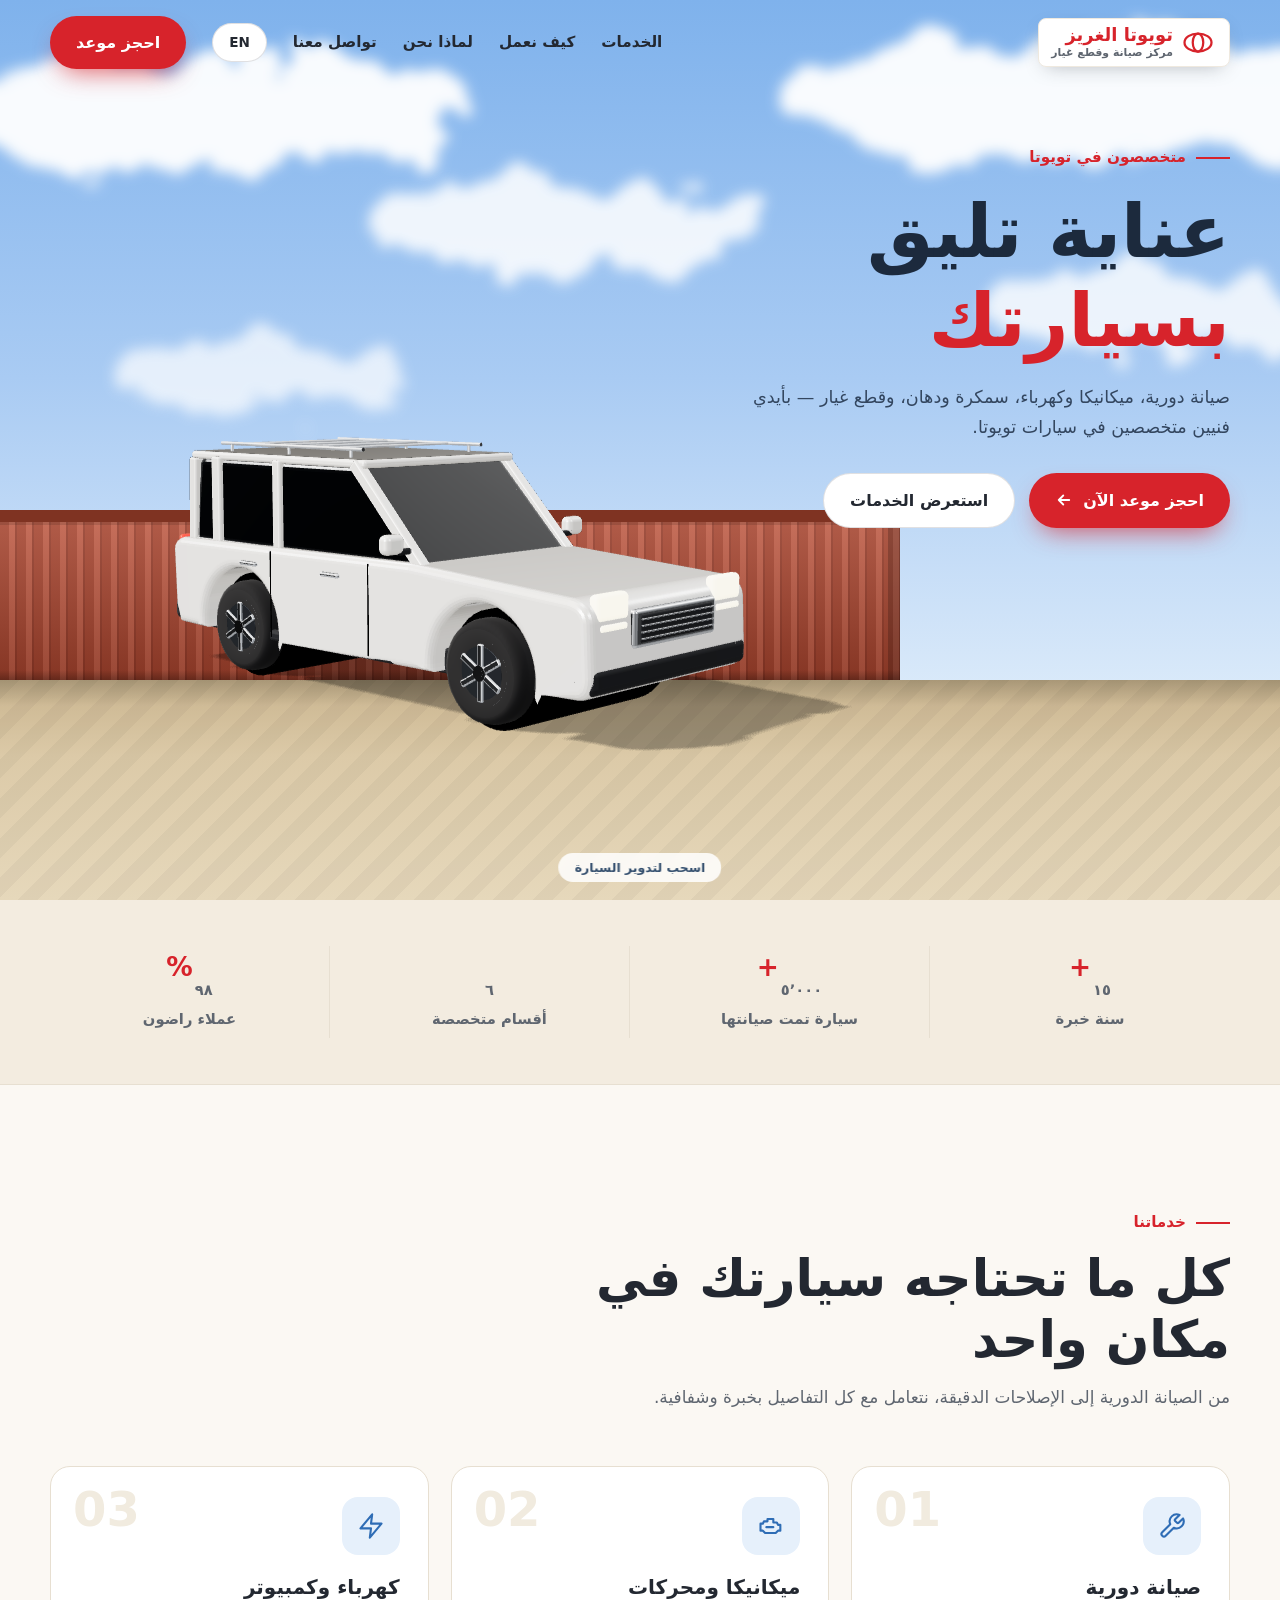
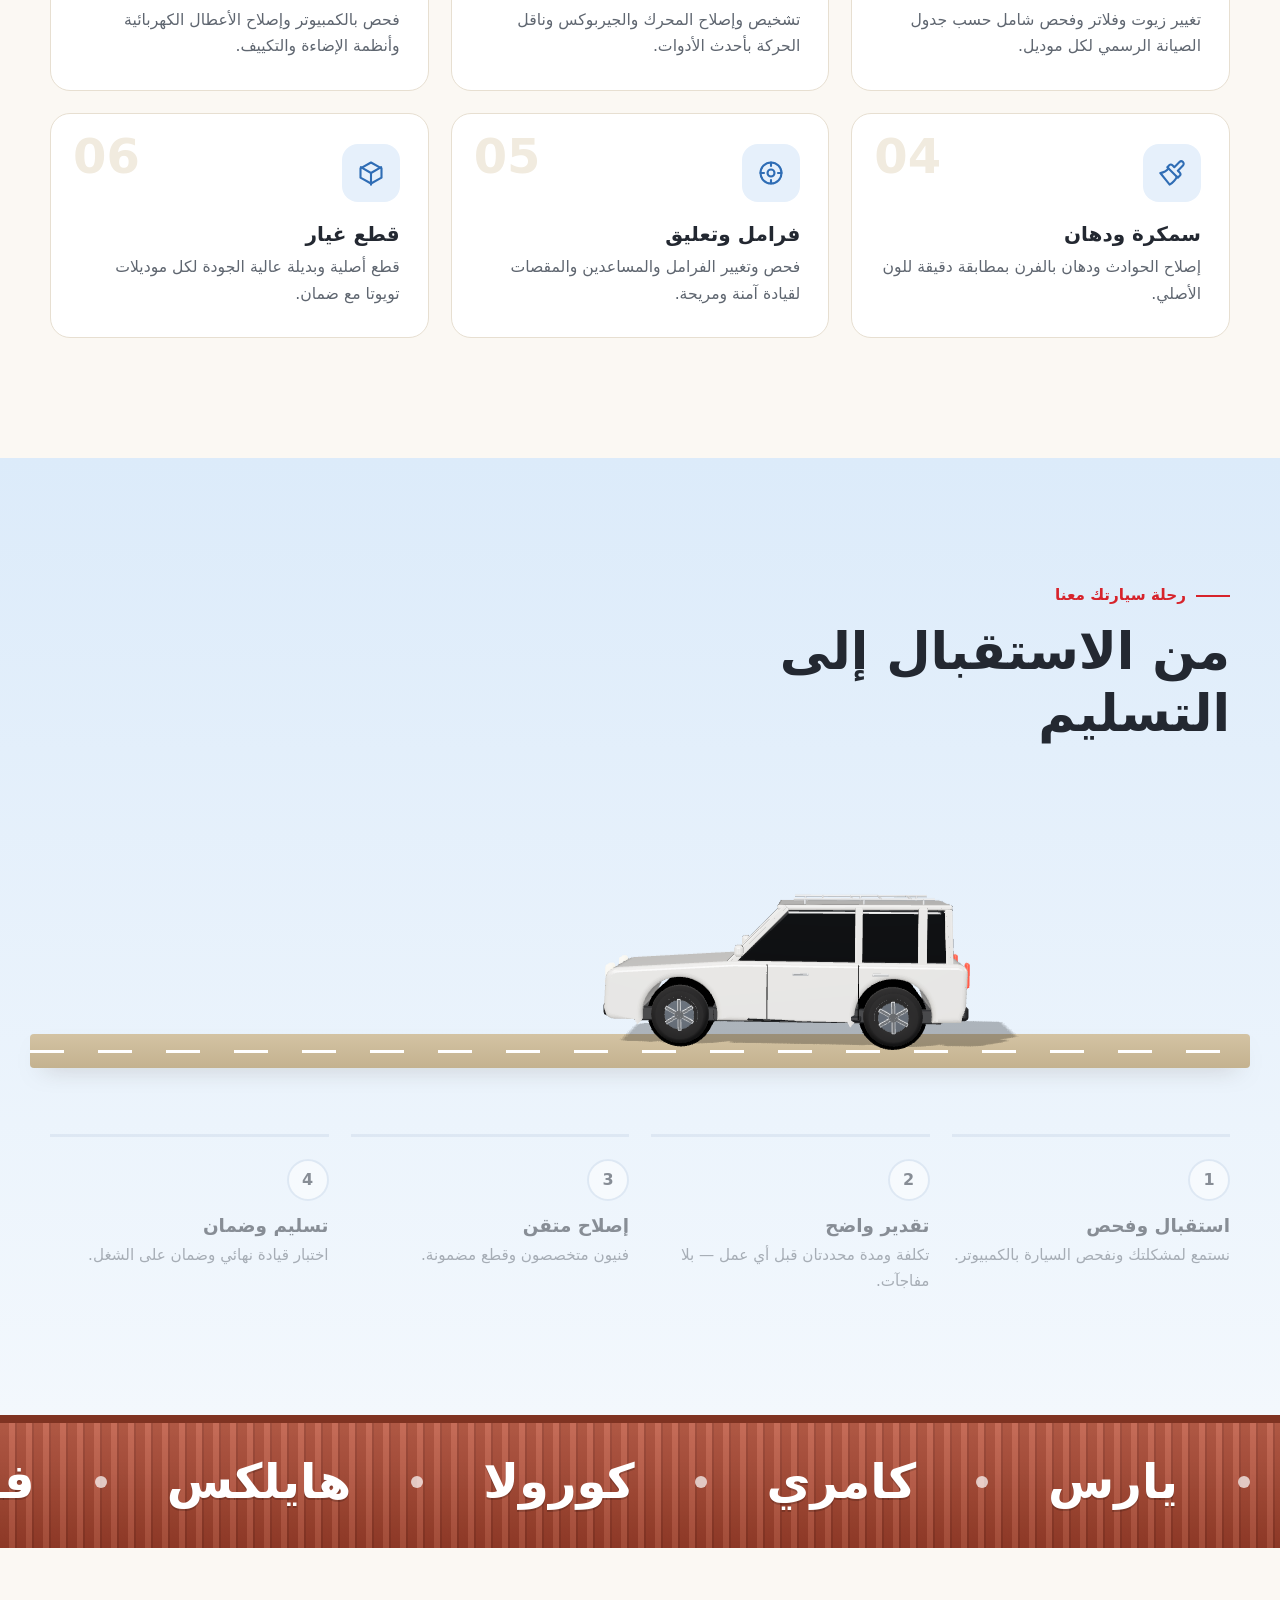
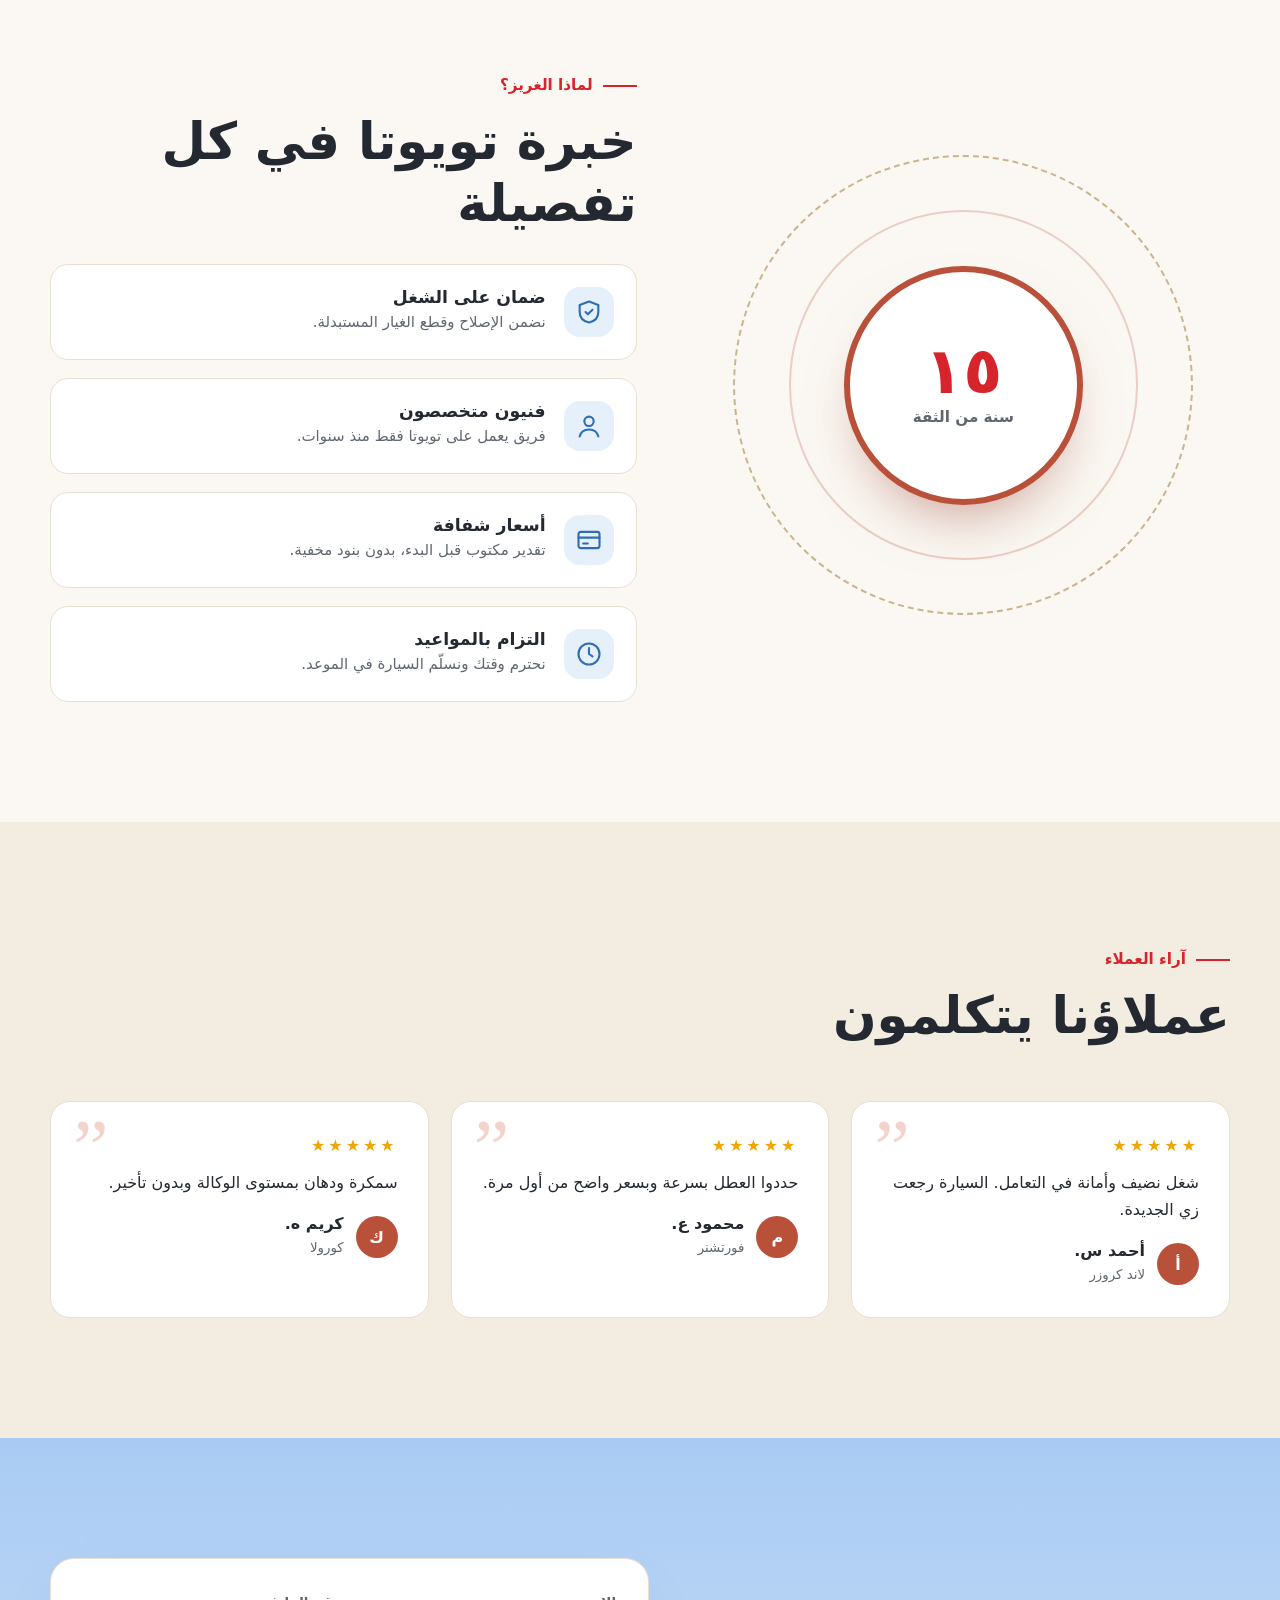
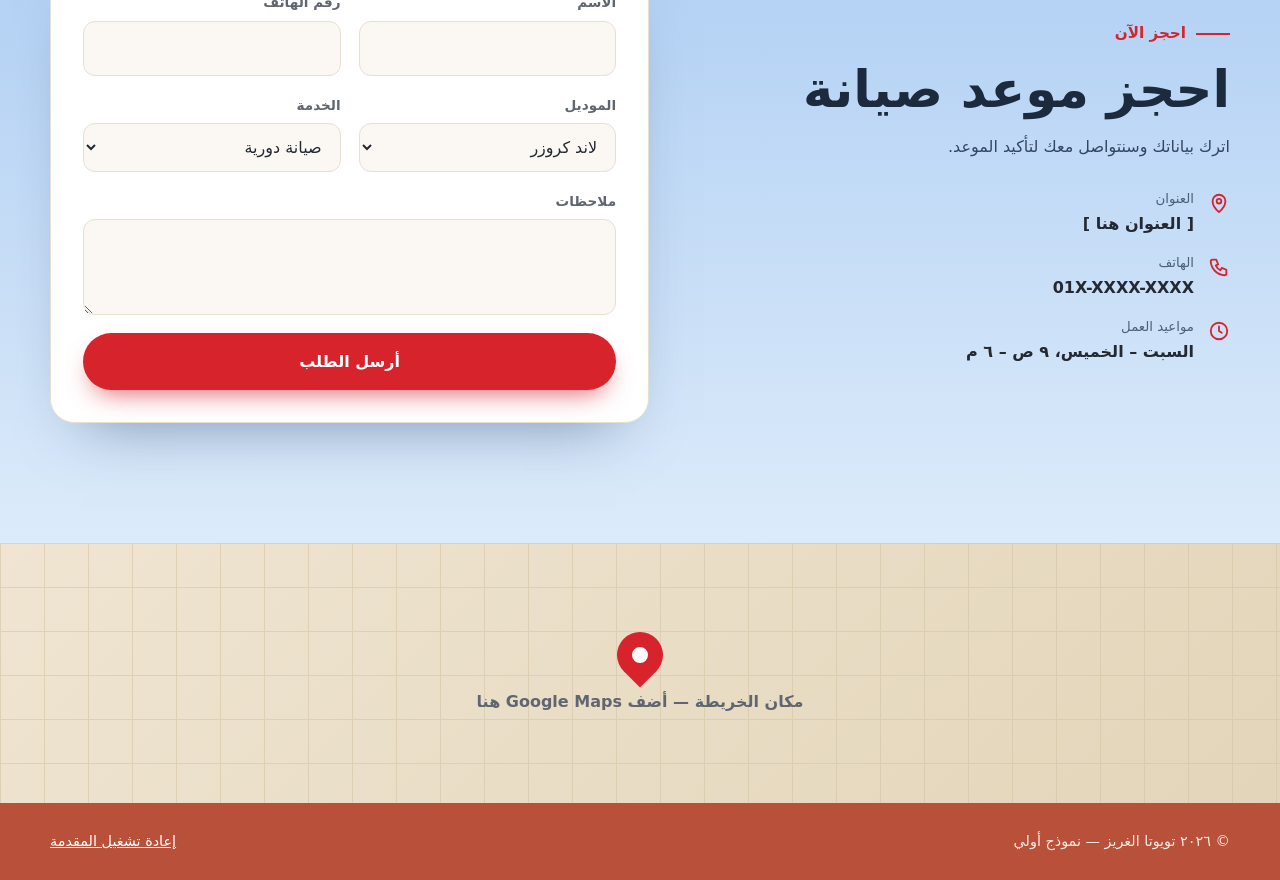
<file: prototypes/ghuraiz-toyota/index.html>
<!doctype html>
<html lang="ar" dir="rtl">
<head>
<meta charset="utf-8">
<meta name="viewport" content="width=device-width, initial-scale=1">
<title>تويوتا الغريز | Toyota Al-Ghuraiz</title>
<meta name="description" content="مركز صيانة وقطع غيار تويوتا — Toyota service &amp; parts center.">
<meta name="theme-color" content="#9cc3ee">
<link rel="stylesheet" href="style.css">
</head>
<body class="intro-on">

<svg width="0" height="0" style="position:absolute" aria-hidden="true"><filter id="cloudf" x="-30%" y="-60%" width="160%" height="220%"><feTurbulence type="fractalNoise" baseFrequency=".012" numOctaves="5" seed="4" result="n"/><feDisplacementMap in="SourceGraphic" in2="n" scale="110" xChannelSelector="R" yChannelSelector="G"/><feGaussianBlur stdDeviation="7"/></filter></svg>

<!-- ================= INTRO ================= -->
<div class="intro" id="intro" aria-hidden="true">
  <div class="half top"></div><div class="half bot"></div>
  <div class="intro-sky"><div class="sky" data-sky></div></div>
  <div class="intro-stage" id="introStage"></div>
  <div class="intro-brand">
    <div class="plaque big"><b data-i18n="intro_name">تويوتا الغريز</b></div>
    <p data-i18n="intro_tag">مركز صيانة وقطع غيار</p>
  </div>
  <button class="skip" id="skip" data-i18n="skip">تخطي ›</button>
  <div class="intro-bar"><i></i></div>
</div>

<div class="progress"><i></i></div>

<!-- ================= NAV ================= -->
<header class="nav" id="nav">
  <div class="wrap">
    <a href="#top" class="logo" aria-label="Home">
      <span class="plaque">
        <svg viewBox="0 0 40 28" fill="none" stroke="#d7232b" stroke-width="3"><ellipse cx="20" cy="14" rx="18" ry="12"/><ellipse cx="20" cy="14" rx="7" ry="12"/></svg>
        <span><b data-i18n="brand">تويوتا الغريز</b><small data-i18n="brand_sub">مركز صيانة وقطع غيار</small></span>
      </span>
    </a>
    <nav class="links" id="links">
      <a href="#services" data-i18n="nav_services">الخدمات</a>
      <a href="#process" data-i18n="nav_process">كيف نعمل</a>
      <a href="#why" data-i18n="nav_why">لماذا نحن</a>
      <a href="#book" data-i18n="nav_contact">تواصل معنا</a>
    </nav>
    <button class="lang" id="lang" aria-label="Switch language">EN</button>
    <a href="#book" class="btn btn-red"><span data-i18n="nav_book">احجز موعد</span></a>
    <button class="burger" id="burger" aria-label="Menu"><span></span></button>
  </div>
</header>

<main id="top">
<!-- ================= HERO ================= -->
<section class="hero" id="hero">
  <div class="sky" data-sky aria-hidden="true"></div>
  <div class="wrap">
    <span class="kicker" data-hero style="--d:.1s" data-i18n="hero_kicker">متخصصون في تويوتا</span>
    <h1 data-hero style="--d:.25s"><span data-i18n="hero_t1">عناية تليق</span><em data-i18n="hero_t2">بسيارتك</em></h1>
    <p class="lead" data-hero style="--d:.4s" data-i18n="hero_sub">صيانة دورية، ميكانيكا وكهرباء، سمكرة ودهان، وقطع غيار — بأيدي فنيين متخصصين في سيارات تويوتا.</p>
    <div class="cta" data-hero style="--d:.55s">
      <a href="#book" class="btn btn-red"><span data-i18n="hero_cta1">احجز موعد الآن</span><svg viewBox="0 0 24 24" fill="none" stroke="currentColor" stroke-width="2.4" stroke-linecap="round" stroke-linejoin="round"><path d="M5 12h14M13 6l6 6-6 6"/></svg></a>
      <a href="#services" class="btn btn-ghost"><span data-i18n="hero_cta2">استعرض الخدمات</span></a>
    </div>
  </div>
  <div class="hero-wall" aria-hidden="true"></div>
  <div class="hero-ground" aria-hidden="true"></div>
  <div class="hero-stage" id="heroStage" aria-label="3D Land Cruiser"></div>
  <div class="hint" data-i18n="hint">اسحب لتدوير السيارة</div>
</section>

<!-- ================= STATS ================= -->
<div class="stats">
  <div class="wrap">
    <div class="stat" data-reveal><b><span data-count="15">0</span><sup>+</sup></b><span data-i18n="st1">سنة خبرة</span></div>
    <div class="stat" data-reveal style="--d:.1s"><b><span data-count="5000">0</span><sup>+</sup></b><span data-i18n="st2">سيارة تمت صيانتها</span></div>
    <div class="stat" data-reveal style="--d:.2s"><b><span data-count="6">0</span></b><span data-i18n="st3">أقسام متخصصة</span></div>
    <div class="stat" data-reveal style="--d:.3s"><b><span data-count="98">0</span><sup>%</sup></b><span data-i18n="st4">عملاء راضون</span></div>
  </div>
</div>

<!-- ================= SERVICES ================= -->
<section class="sec" id="services">
  <div class="wrap">
    <div class="sec-head" data-reveal>
      <span class="kicker" data-i18n="svc_kicker">خدماتنا</span>
      <h2 data-i18n="svc_title">كل ما تحتاجه سيارتك في مكان واحد</h2>
      <p data-i18n="svc_sub">من الصيانة الدورية إلى الإصلاحات الدقيقة، نتعامل مع كل التفاصيل بخبرة وشفافية.</p>
    </div>
    <div class="grid3">
      <article class="card" data-reveal><span class="num">01</span>
        <div class="ico"><svg viewBox="0 0 24 24"><path d="M14.7 6.3a1 1 0 0 0 0 1.4l1.6 1.6a1 1 0 0 0 1.4 0l3.77-3.77a6 6 0 0 1-7.94 7.94l-6.91 6.91a2.12 2.12 0 0 1-3-3l6.91-6.91a6 6 0 0 1 7.94-7.94l-3.76 3.76z"/></svg></div>
        <h3 data-i18n="s1t">صيانة دورية</h3><p data-i18n="s1d">تغيير زيوت وفلاتر وفحص شامل حسب جدول الصيانة الرسمي لكل موديل.</p></article>
      <article class="card" data-reveal style="--d:.08s"><span class="num">02</span>
        <div class="ico"><svg viewBox="0 0 24 24"><path d="M3 10v6h2l2 2h9l2-2h2v-5h-2l-1-2h-3V6H9v2H6l-1 2z"/><path d="M8 13h6"/></svg></div>
        <h3 data-i18n="s2t">ميكانيكا ومحركات</h3><p data-i18n="s2d">تشخيص وإصلاح المحرك والجيربوكس وناقل الحركة بأحدث الأدوات.</p></article>
      <article class="card" data-reveal style="--d:.16s"><span class="num">03</span>
        <div class="ico"><svg viewBox="0 0 24 24"><path d="M13 2 3 14h9l-1 8 10-12h-9l1-8z"/></svg></div>
        <h3 data-i18n="s3t">كهرباء وكمبيوتر</h3><p data-i18n="s3d">فحص بالكمبيوتر وإصلاح الأعطال الكهربائية وأنظمة الإضاءة والتكييف.</p></article>
      <article class="card" data-reveal><span class="num">04</span>
        <div class="ico"><svg viewBox="0 0 24 24"><path d="M18.4 2.6 14 7l-1.6-1.6a2 2 0 0 0-2.8 0L8 7l9 9 1.6-1.6a2 2 0 0 0 0-2.8L17 10l4.4-4.4a2.1 2.1 0 1 0-3-3z"/><path d="M9 8c-2 3-4 3.5-7 4l8 10c2-1 6-5 6-7"/></svg></div>
        <h3 data-i18n="s4t">سمكرة ودهان</h3><p data-i18n="s4d">إصلاح الحوادث ودهان بالفرن بمطابقة دقيقة للون الأصلي.</p></article>
      <article class="card" data-reveal style="--d:.08s"><span class="num">05</span>
        <div class="ico"><svg viewBox="0 0 24 24"><circle cx="12" cy="12" r="9"/><circle cx="12" cy="12" r="3"/><path d="M12 3v3M12 18v3M3 12h3M18 12h3"/></svg></div>
        <h3 data-i18n="s5t">فرامل وتعليق</h3><p data-i18n="s5d">فحص وتغيير الفرامل والمساعدين والمقصات لقيادة آمنة ومريحة.</p></article>
      <article class="card" data-reveal style="--d:.16s"><span class="num">06</span>
        <div class="ico"><svg viewBox="0 0 24 24"><path d="M21 8l-9-5-9 5v8l9 5 9-5V8z"/><path d="M3.3 7 12 12l8.7-5M12 22V12"/></svg></div>
        <h3 data-i18n="s6t">قطع غيار</h3><p data-i18n="s6d">قطع أصلية وبديلة عالية الجودة لكل موديلات تويوتا مع ضمان.</p></article>
    </div>
  </div>
</section>

<!-- ================= JOURNEY ================= -->
<section class="sec journey" id="process">
  <div class="wrap">
    <div class="sec-head" data-reveal>
      <span class="kicker" data-i18n="pr_kicker">رحلة سيارتك معنا</span>
      <h2 data-i18n="pr_title">من الاستقبال إلى التسليم</h2>
    </div>
    <div class="track" id="track">
      <div class="road" aria-hidden="true"></div>
      <div class="track-stage" id="trackStage" aria-label="3D Land Cruiser"></div>
    </div>
    <div class="steps">
      <div class="step" data-at=".05"><span class="n">1</span><h3 data-i18n="p1t">استقبال وفحص</h3><p data-i18n="p1d">نستمع لمشكلتك ونفحص السيارة بالكمبيوتر.</p></div>
      <div class="step" data-at=".33"><span class="n">2</span><h3 data-i18n="p2t">تقدير واضح</h3><p data-i18n="p2d">تكلفة ومدة محددتان قبل أي عمل — بلا مفاجآت.</p></div>
      <div class="step" data-at=".6"><span class="n">3</span><h3 data-i18n="p3t">إصلاح متقن</h3><p data-i18n="p3d">فنيون متخصصون وقطع مضمونة.</p></div>
      <div class="step" data-at=".88"><span class="n">4</span><h3 data-i18n="p4t">تسليم وضمان</h3><p data-i18n="p4d">اختبار قيادة نهائي وضمان على الشغل.</p></div>
    </div>
  </div>
</section>

<!-- ================= MODELS ================= -->
<div class="models" aria-label="models"><div class="beam-top"></div>
  <div class="marquee" id="mq"></div>
</div>

<!-- ================= WHY ================= -->
<section class="sec" id="why">
  <div class="wrap why">
    <div data-reveal="start">
      <div class="badge">
        <div class="ring"></div><div class="ring r2"></div>
        <div class="core"><div><b data-count="15">0</b><br><span data-i18n="why_badge">سنة من الثقة</span></div></div>
      </div>
    </div>
    <div>
      <div class="sec-head" data-reveal style="margin-bottom:30px">
        <span class="kicker" data-i18n="why_kicker">لماذا الغريز؟</span>
        <h2 data-i18n="why_title">خبرة تويوتا في كل تفصيلة</h2>
      </div>
      <div class="why-list">
        <div class="why-item" data-reveal="end"><div class="ico"><svg viewBox="0 0 24 24"><path d="M12 3 4 6v6c0 5 3.4 8 8 9 4.6-1 8-4 8-9V6l-8-3z"/><path d="m9 12 2 2 4-4"/></svg></div><div><h3 data-i18n="w1t">ضمان على الشغل</h3><p data-i18n="w1d">نضمن الإصلاح وقطع الغيار المستبدلة.</p></div></div>
        <div class="why-item" data-reveal="end" style="--d:.08s"><div class="ico"><svg viewBox="0 0 24 24"><circle cx="12" cy="8" r="4"/><path d="M4 21c1-4 4-6 8-6s7 2 8 6"/></svg></div><div><h3 data-i18n="w2t">فنيون متخصصون</h3><p data-i18n="w2d">فريق يعمل على تويوتا فقط منذ سنوات.</p></div></div>
        <div class="why-item" data-reveal="end" style="--d:.16s"><div class="ico"><svg viewBox="0 0 24 24"><rect x="3" y="5" width="18" height="14" rx="2"/><path d="M3 10h18M7 15h4"/></svg></div><div><h3 data-i18n="w3t">أسعار شفافة</h3><p data-i18n="w3d">تقدير مكتوب قبل البدء، بدون بنود مخفية.</p></div></div>
        <div class="why-item" data-reveal="end" style="--d:.24s"><div class="ico"><svg viewBox="0 0 24 24"><circle cx="12" cy="12" r="9"/><path d="M12 7v5l3 2"/></svg></div><div><h3 data-i18n="w4t">التزام بالمواعيد</h3><p data-i18n="w4d">نحترم وقتك ونسلّم السيارة في الموعد.</p></div></div>
      </div>
    </div>
  </div>
</section>

<!-- ================= TESTIMONIALS ================= -->
<section class="sec tst">
  <div class="wrap">
    <div class="sec-head" data-reveal>
      <span class="kicker" data-i18n="t_kicker">آراء العملاء</span>
      <h2 data-i18n="t_title">عملاؤنا يتكلمون</h2>
    </div>
    <div class="grid3">
      <div class="quote" data-reveal><div class="stars">★★★★★</div><p data-i18n="q1">شغل نضيف وأمانة في التعامل. السيارة رجعت زي الجديدة.</p><footer><span class="av" data-i18n="a1i">أ</span><div><b data-i18n="a1">أحمد س.</b><small data-i18n="a1c">لاند كروزر</small></div></footer></div>
      <div class="quote" data-reveal style="--d:.1s"><div class="stars">★★★★★</div><p data-i18n="q2">حددوا العطل بسرعة وبسعر واضح من أول مرة.</p><footer><span class="av" data-i18n="a2i">م</span><div><b data-i18n="a2">محمود ع.</b><small data-i18n="a2c">فورتشنر</small></div></footer></div>
      <div class="quote" data-reveal style="--d:.2s"><div class="stars">★★★★★</div><p data-i18n="q3">سمكرة ودهان بمستوى الوكالة وبدون تأخير.</p><footer><span class="av" data-i18n="a3i">ك</span><div><b data-i18n="a3">كريم ه.</b><small data-i18n="a3c">كورولا</small></div></footer></div>
    </div>
  </div>
</section>

<!-- ================= BOOKING ================= -->
<section class="sec book" id="book">
  <div class="wrap">
    <div data-reveal="start">
      <span class="kicker" data-i18n="b_kicker">احجز الآن</span>
      <h2 data-i18n="b_title">احجز موعد صيانة</h2>
      <p class="sub" data-i18n="b_sub">اترك بياناتك وسنتواصل معك لتأكيد الموعد.</p>
      <div class="info">
        <div><svg viewBox="0 0 24 24"><path d="M12 22s7-6.2 7-12a7 7 0 1 0-14 0c0 5.8 7 12 7 12z"/><circle cx="12" cy="10" r="2.5"/></svg><span><small data-i18n="c_addr">العنوان</small><b data-i18n="c_addr_v">[ العنوان هنا ]</b></span></div>
        <div><svg viewBox="0 0 24 24"><path d="M5 4h4l2 5-2.5 1.5a11 11 0 0 0 5 5L15 13l5 2v4a2 2 0 0 1-2 2A16 16 0 0 1 3 6a2 2 0 0 1 2-2z"/></svg><span><small data-i18n="c_phone">الهاتف</small><b>01X-XXXX-XXXX</b></span></div>
        <div><svg viewBox="0 0 24 24"><circle cx="12" cy="12" r="9"/><path d="M12 7v5l3 2"/></svg><span><small data-i18n="c_hours">مواعيد العمل</small><b data-i18n="c_hours_v">السبت – الخميس، ٩ ص – ٦ م</b></span></div>
      </div>
    </div>
    <form id="form" data-reveal="end" novalidate>
      <div class="field"><label for="f_name" data-i18n="f_name">الاسم</label><input id="f_name" required autocomplete="name"></div>
      <div class="field"><label for="f_phone" data-i18n="f_phone">رقم الهاتف</label><input id="f_phone" type="tel" required autocomplete="tel" inputmode="tel" dir="ltr"></div>
      <div class="field"><label for="f_car" data-i18n="f_car">الموديل</label>
        <select id="f_car"><option data-i18n="m1">لاند كروزر</option><option data-i18n="m2">فورتشنر</option><option data-i18n="m3">هايلكس</option><option data-i18n="m4">كورولا</option><option data-i18n="m5">كامري</option><option data-i18n="m6">يارس</option><option data-i18n="m7">أخرى</option></select></div>
      <div class="field"><label for="f_srv" data-i18n="f_srv">الخدمة</label>
        <select id="f_srv"><option data-i18n="s1t">صيانة دورية</option><option data-i18n="s2t">ميكانيكا ومحركات</option><option data-i18n="s3t">كهرباء وكمبيوتر</option><option data-i18n="s4t">سمكرة ودهان</option><option data-i18n="s5t">فرامل وتعليق</option><option data-i18n="s6t">قطع غيار</option></select></div>
      <div class="field full"><label for="f_msg" data-i18n="f_msg">ملاحظات</label><textarea id="f_msg"></textarea></div>
      <button class="btn btn-red" type="submit"><span data-i18n="f_submit">أرسل الطلب</span></button>
    </form>
  </div>
</section>

<div class="map"><div><span class="pin"></span><b data-i18n="map">مكان الخريطة — أضف Google Maps هنا</b></div></div>
</main>

<footer class="site"><div class="wrap">
  <span data-i18n="foot">© ٢٠٢٦ تويوتا الغريز — نموذج أولي</span>
  <button id="replay" data-i18n="replay">إعادة تشغيل المقدمة</button>
</div></footer>

<div class="toast" id="toast" role="status"></div>


<script src="car3d.js"></script>
<script src="app.js"></script>
</body>
</html>
</file>
<file: prototypes/ghuraiz-toyota/style.css>
/* ---------- tokens (palette taken from the shop photo) ---------- */
:root{
  --sky-1:#7fb2ec; --sky-2:#a9cbf3; --sky-3:#dcebfa; --sky-4:#f3f8fd;
  --rust:#b9513a; --rust-l:#cf6a50; --rust-d:#93402e;
  --red:#d7232b; --red-d:#ab1920;
  --sand:#dccaa8; --sand-d:#c9b48e; --paper:#fbf8f3; --cream:#f3ece0;
  --ink:#232831; --muted:#5f6670; --line:#e7dfd1; --card:#ffffff;
  --dir:1; --ease:cubic-bezier(.2,.8,.2,1);
  --font:"Segoe UI","Noto Sans Arabic","Noto Kufi Arabic",Tahoma,system-ui,-apple-system,"Helvetica Neue",Arial,sans-serif;
}
html[dir=rtl]{--dir:-1}
*{box-sizing:border-box;margin:0;padding:0}
html{scroll-behavior:smooth;-webkit-text-size-adjust:100%;overflow-x:clip}
body{font-family:var(--font);background:var(--paper);color:var(--ink);line-height:1.7;overflow-x:clip}
body.intro-on{overflow:hidden}
img,svg{display:block;max-width:100%}
a{color:inherit;text-decoration:none}
button{font:inherit;cursor:pointer;border:0;background:none;color:inherit}
.wrap{width:min(1180px,100% - 40px);margin-inline:auto}
section{position:relative}
h1,h2,h3{line-height:1.2}
html[lang=en] h1,html[lang=en] h2{letter-spacing:-.02em}

/* ---------- reveal ---------- */
.js [data-reveal]{opacity:0;transform:translateY(34px);transition:opacity .9s var(--ease),transform .9s var(--ease);transition-delay:var(--d,0s)}
.js [data-reveal=start]{transform:translateX(calc(var(--dir) * -48px))}
.js [data-reveal=end]{transform:translateX(calc(var(--dir) * 48px))}
.js [data-reveal].in{opacity:1;transform:none}

/* ---------- sky + clouds ---------- */
.sky{position:absolute;inset:0;overflow:hidden;pointer-events:none}
.cloud-w{position:absolute;animation:drift var(--t,90s) linear infinite;animation-delay:var(--dl,0s)}
.cloud{border-radius:50%;background:#fff;filter:url(#cloudf);opacity:var(--o,.95)}
@keyframes drift{from{transform:translateX(-30vw)}to{transform:translateX(130vw)}}

/* ---------- progress + nav ---------- */
.progress{position:fixed;inset:0 0 auto 0;height:3px;z-index:60}
.progress i{display:block;height:100%;width:100%;background:var(--red);transform-origin:left center;transform:scaleX(0)}
html[dir=rtl] .progress i{transform-origin:right center}
.nav{position:fixed;inset:0 0 auto 0;z-index:50;padding:16px 0;transition:background .35s,padding .35s,box-shadow .35s}
.nav.solid{background:rgba(255,255,255,.86);backdrop-filter:blur(14px);padding:8px 0;box-shadow:0 6px 30px rgba(35,40,49,.1)}
.nav .wrap{display:flex;align-items:center;gap:26px}
.plaque{display:inline-flex;align-items:center;gap:10px;background:#fff;color:var(--red);padding:6px 16px 6px 12px;border-radius:8px;box-shadow:0 6px 20px -8px rgba(35,40,49,.35);border:1px solid #efe9df}
.plaque svg{width:30px;flex:none}
.plaque b{display:block;font-size:1.12rem;line-height:1.15;font-weight:800}
.plaque small{display:block;font-size:.68rem;color:var(--muted);font-weight:600;line-height:1.3}
.plaque.big{padding:12px 34px;border-radius:10px}
.plaque.big b{font-size:clamp(2rem,6vw,3.6rem)}
.links{display:flex;gap:26px;margin-inline-start:auto;font-weight:700;font-size:.95rem;color:var(--ink)}
.links a{position:relative;padding:4px 0}
.links a::after{content:"";position:absolute;inset:auto 0 -2px 0;height:2px;background:var(--red);transform:scaleX(0);transition:transform .3s var(--ease)}
.links a:hover::after{transform:scaleX(1)}
.btn{display:inline-flex;align-items:center;gap:10px;padding:13px 26px;border-radius:999px;font-weight:700;transition:transform .25s var(--ease),background .25s,box-shadow .25s,border-color .25s}
.btn-red{background:var(--red);color:#fff;box-shadow:0 12px 26px -10px rgba(215,35,43,.75)}
.btn-red:hover{background:var(--red-d);transform:translateY(-2px)}
.btn-ghost{background:#fff;border:1.5px solid rgba(35,40,49,.14);color:var(--ink)}
.btn-ghost:hover{border-color:var(--ink);transform:translateY(-2px)}
.btn svg{width:18px;transition:transform .25s}
html[dir=rtl] .btn svg{transform:scaleX(-1)}
.btn:hover svg{transform:translateX(4px)}
html[dir=rtl] .btn:hover svg{transform:scaleX(-1) translateX(4px)}
.lang{background:#fff;border:1.5px solid rgba(35,40,49,.14);border-radius:999px;padding:7px 16px;font-weight:800;font-size:.85rem;transition:.25s}
.lang:hover{background:var(--ink);color:#fff}
.burger{display:none;width:42px;height:42px;border-radius:50%;background:#fff;border:1.5px solid rgba(35,40,49,.14);place-items:center}
.burger span,.burger span::before,.burger span::after{display:block;width:18px;height:2px;background:var(--ink);position:relative}
.burger span::before,.burger span::after{content:"";position:absolute;inset-inline-start:0}
.burger span::before{top:-6px}.burger span::after{top:6px}

/* ---------- intro ---------- */
.intro{position:fixed;inset:0;z-index:100;overflow:hidden}
.intro .half{position:absolute;inset-inline:0;height:50.5%;transition:transform 1s var(--ease);background:linear-gradient(var(--sky-1),var(--sky-2) 50%,var(--sky-3) 85%,var(--sky-4));background-size:100% 200%}
.intro .top{top:0;background-position:top}
.intro .bot{bottom:0;background-position:bottom}
.intro.open .top{transform:translateY(-101%)}
.intro.open .bot{transform:translateY(101%)}
.intro-sky{position:absolute;inset:0;transition:opacity .5s}
.intro-stage{position:absolute;inset:0;transition:opacity .5s}
.intro.open .intro-sky,.intro.open .intro-stage,.intro.open .intro-brand,.intro.open .skip{opacity:0}
.intro-brand{position:absolute;inset-inline:0;bottom:11%;text-align:center;opacity:0;transform:translateY(20px);transition:opacity .8s,transform .8s var(--ease)}
.intro.park .intro-brand{opacity:1;transform:none}
.intro-brand p{margin-top:12px;font-weight:700;color:#35506f;letter-spacing:.04em}
.skip{position:absolute;inset-block-start:22px;inset-inline-end:24px;z-index:3;background:rgba(255,255,255,.75);backdrop-filter:blur(6px);border-radius:999px;padding:6px 18px;font-size:.85rem;font-weight:700;transition:background .25s,opacity .5s}
.skip:hover{background:#fff}
.intro-bar{position:absolute;z-index:3;inset:auto 0 0 0;height:4px;background:rgba(255,255,255,.5)}
.intro-bar i{display:block;height:100%;background:var(--red);transform-origin:left;transform:scaleX(0);transition:transform 3.9s linear}
html[dir=rtl] .intro-bar i{transform-origin:right}
.intro.drive .intro-bar i{transform:scaleX(1)}

/* ---------- hero ---------- */
.hero{--gy:68%;min-height:max(100svh,700px);background:linear-gradient(var(--sky-1) 0%,var(--sky-2) 42%,var(--sky-3) 78%,var(--sky-4) 100%);overflow:hidden;display:flex;align-items:flex-start;padding:140px 0 0}
.hero .wrap{position:relative;z-index:5}
.kicker{display:inline-flex;align-items:center;gap:10px;color:var(--red);font-weight:800;font-size:.85rem;letter-spacing:.14em;text-transform:uppercase}
html[lang=ar] .kicker{letter-spacing:0;font-size:.95rem}
.kicker::before{content:"";width:34px;height:2px;background:currentColor}
.hero h1{font-size:clamp(2.5rem,5.8vw,4.8rem);font-weight:800;margin:16px 0 18px;max-width:15ch;color:#1c2a3d}
.hero h1 em{font-style:normal;color:var(--red);display:block}
.hero p.lead{max-width:44ch;color:#33465f;font-size:1.1rem}
.cta{display:flex;flex-wrap:wrap;gap:14px;margin-top:30px}
.hero-wall{position:absolute;z-index:1;top:calc(var(--gy) - 170px);height:170px;width:min(74vw,900px);background:
  linear-gradient(rgba(255,255,255,.14),rgba(0,0,0,.2)),
  repeating-linear-gradient(90deg,#a7432d 0 9px,#c05a43 9px 15px,#963a27 15px 17px)}
html[dir=rtl] .hero-wall{left:0;box-shadow:inset -12px 0 0 rgba(0,0,0,.2)}
html[dir=ltr] .hero-wall{right:0;box-shadow:inset 12px 0 0 rgba(0,0,0,.2)}
.hero-wall::before{content:"";position:absolute;inset:0 0 auto 0;height:12px;background:#7f3322;box-shadow:0 3px 0 rgba(0,0,0,.12)}
.hero-wall::after{content:"";position:absolute;inset:auto 0 0 0;height:10px;background:linear-gradient(transparent,rgba(0,0,0,.25))}
.hero-wall .board{position:absolute;inset-block-start:-46px;inset-inline-start:14%;background:#fff;color:var(--red);padding:6px 26px;border-radius:6px;box-shadow:0 8px 20px -8px rgba(0,0,0,.4)}
.hero-wall .board b{font-size:clamp(1.1rem,2.4vw,1.8rem);font-weight:800;line-height:1.2}
.hero-ground{position:absolute;z-index:1;inset:var(--gy) 0 0 0;background:
  repeating-linear-gradient(135deg,rgba(0,0,0,.035) 0 14px,transparent 14px 28px),
  linear-gradient(var(--sand-d),var(--sand) 35%,#e6d8bb)}
.hero-ground::before{content:"";position:absolute;inset:0 0 auto 0;height:26px;background:linear-gradient(rgba(0,0,0,.16),transparent)}
.hero-stage{position:absolute;z-index:3;bottom:0;height:min(76%,660px);width:min(960px,68vw);cursor:grab;transition:opacity .1s}
.hero-stage:active{cursor:grabbing}
html[dir=rtl] .hero-stage{left:0}
html[dir=ltr] .hero-stage{right:0}
.js .hero [data-hero]{opacity:0;transform:translateY(30px);transition:opacity 1s var(--ease),transform 1s var(--ease);transition-delay:var(--d,0s)}
.js .hero-stage{opacity:0}
.ready .hero [data-hero]{opacity:1;transform:none}
.ready .hero-stage{opacity:var(--so,1);transition:opacity 1.2s .2s}
.hint{position:absolute;z-index:4;inset-block-end:18px;inset-inline-start:50%;translate:-50% 0;background:rgba(255,255,255,.85);backdrop-filter:blur(6px);border-radius:999px;padding:4px 16px;font-size:.78rem;font-weight:700;color:#35506f}
html[dir=rtl] .hint{translate:50% 0}

/* ---------- stats ---------- */
.stats{background:var(--cream);padding:46px 0;border-bottom:1px solid var(--line);position:relative;z-index:5}
.stats .wrap{display:grid;grid-template-columns:repeat(4,1fr);gap:20px}
.stat{text-align:center;padding:6px 10px;border-inline-start:1px solid var(--line)}
.stat:first-child{border:0}
.stat b{display:block;font-size:clamp(2rem,4vw,3rem);font-weight:800;color:var(--rust);line-height:1.1}
.stat b sup{color:var(--red);font-size:.55em;vertical-align:top;margin-inline-start:2px}
.stat span{color:var(--muted);font-size:.92rem;font-weight:600}

/* ---------- section basics ---------- */
.sec{padding:clamp(70px,10vw,120px) 0}
.sec-head{max-width:640px;margin-bottom:54px}
.sec-head h2{font-size:clamp(2rem,4.4vw,3.2rem);font-weight:800;margin:12px 0 12px}
.sec-head p{color:var(--muted);font-size:1.06rem}

/* ---------- services ---------- */
.grid3{display:grid;grid-template-columns:repeat(3,1fr);gap:22px}
.card{background:var(--card);border:1px solid var(--line);border-radius:20px;padding:30px 28px;position:relative;overflow:hidden;transition:transform .4s var(--ease),box-shadow .4s,border-color .4s}
.card::before{content:"";position:absolute;inset:0 0 auto 0;height:4px;background:var(--rust);transform:scaleX(0);transform-origin:left;transition:transform .5s var(--ease)}
html[dir=rtl] .card::before{transform-origin:right}
.card:hover{transform:translateY(-8px);box-shadow:0 28px 50px -26px rgba(70,50,30,.35);border-color:transparent}
.card:hover::before{transform:scaleX(1)}
.ico{width:58px;height:58px;border-radius:16px;background:#e6f0fb;color:#2f6db5;display:grid;place-items:center;margin-bottom:20px;transition:.4s var(--ease)}
.ico svg{width:28px;fill:none;stroke:currentColor;stroke-width:1.8;stroke-linecap:round;stroke-linejoin:round}
.card:hover .ico{background:var(--red);color:#fff;transform:rotate(-8deg) scale(1.06)}
.card h3{font-size:1.25rem;margin-bottom:8px}
.card p{color:var(--muted);font-size:.98rem}
.card .num{position:absolute;inset-block-start:18px;inset-inline-end:22px;font-size:3rem;font-weight:800;color:#f1ebdf;line-height:1;transition:color .4s}
.card:hover .num{color:#f6dcd4}

/* ---------- journey (3D car driven by scroll) ---------- */
.journey{background:linear-gradient(var(--sky-3),var(--sky-4));overflow:hidden}
.track{position:relative;height:clamp(200px,24vw,300px);margin:0 0 36px;--gy:80%}
.track .road{position:absolute;inset:var(--gy) -20px auto -20px;height:34px;background:
  repeating-linear-gradient(90deg,#fff 0 34px,transparent 34px 68px) center/100% 3px no-repeat,
  linear-gradient(#d3c3a3,#c4b28f);border-radius:4px;box-shadow:0 10px 24px -14px rgba(60,40,20,.5)}
.track-stage{position:absolute;inset:0;z-index:2}
.steps{display:grid;grid-template-columns:repeat(4,1fr);gap:22px}
.step{padding-top:22px;border-top:3px solid #cfdcec;opacity:.5;transition:opacity .5s,border-color .5s}
.step .n{display:inline-grid;place-items:center;width:42px;height:42px;border-radius:50%;background:#fff;border:2px solid #cfdcec;font-weight:800;margin-bottom:14px;transition:.5s var(--ease)}
.step.on{opacity:1;border-color:var(--red)}
.step.on .n{background:var(--red);border-color:var(--red);color:#fff;transform:scale(1.1)}
.step h3{font-size:1.15rem;margin-bottom:6px}
.step p{color:var(--muted);font-size:.95rem}

/* ---------- models marquee (rust container band) ---------- */
.models{position:relative;background:linear-gradient(rgba(255,255,255,.12),rgba(0,0,0,.16)),repeating-linear-gradient(90deg,#a7432d 0 9px,#c05a43 9px 15px,#963a27 15px 17px);padding:26px 0;overflow:hidden}
.beam-top{position:absolute;inset:0 0 auto 0;height:8px;background:#7f3322}
.marquee{display:flex;width:max-content;animation:mq 34s linear infinite;direction:ltr}
html[dir=rtl] .marquee{animation-direction:reverse}
.models:hover .marquee{animation-play-state:paused}
.marquee span{font-size:clamp(1.8rem,4vw,3rem);font-weight:800;color:#fff;padding-inline:30px;display:flex;align-items:center;gap:60px;white-space:nowrap;text-shadow:0 2px 0 rgba(0,0,0,.18)}
.marquee span::after{content:"";width:12px;height:12px;border-radius:50%;background:#fff;opacity:.7}
@keyframes mq{to{transform:translateX(-50%)}}

/* ---------- why ---------- */
.why>*,.book .wrap>*{min-width:0}
.why{display:grid;grid-template-columns:1fr 1.1fr;gap:60px;align-items:center}
.why-list{display:grid;gap:18px}
.why-item{display:flex;gap:18px;padding:22px;border-radius:18px;background:var(--card);border:1px solid var(--line);transition:transform .35s var(--ease),box-shadow .35s}
.why-item:hover{transform:translateX(calc(var(--dir) * -6px));box-shadow:0 20px 40px -28px rgba(70,50,30,.4)}
.why-item .ico{margin:0;flex:none;width:50px;height:50px}
.why-item h3{font-size:1.08rem;margin-bottom:2px}
.why-item p{color:var(--muted);font-size:.94rem}
.badge{position:relative;aspect-ratio:1;max-width:460px;margin-inline:auto;width:100%}
.badge .ring{position:absolute;inset:0;border-radius:50%;border:2px dashed #c9b48e;animation:rot 40s linear infinite}
.badge .ring.r2{inset:12%;border-style:solid;border-color:var(--rust);opacity:.25;animation-direction:reverse;animation-duration:60s}
.badge .core{position:absolute;inset:24%;border-radius:50%;background:#fff;color:var(--ink);display:grid;place-items:center;text-align:center;padding:20px;box-shadow:0 30px 60px -26px rgba(147,64,46,.55);border:6px solid var(--rust)}
.badge .core b{font-size:clamp(2.6rem,6vw,4rem);color:var(--red);line-height:1}
.badge .core span{font-size:.95rem;color:var(--muted);font-weight:600}
@keyframes rot{to{transform:rotate(360deg)}}

/* ---------- testimonials ---------- */
.tst{background:var(--cream)}
.quote{background:var(--card);border-radius:20px;padding:30px;border:1px solid var(--line);position:relative}
.quote::before{content:"”";position:absolute;inset-block-start:6px;inset-inline-end:22px;font-size:5rem;line-height:1;color:#f3d3cb;font-family:Georgia,serif}
.quote .stars{color:#f0a500;letter-spacing:3px;margin-bottom:10px}
.quote p{margin-bottom:18px}
.quote footer{display:flex;align-items:center;gap:12px}
.av{width:42px;height:42px;border-radius:50%;background:var(--rust);color:#fff;display:grid;place-items:center;font-weight:800}
.quote footer b{display:block;line-height:1.2}
.quote footer small{color:var(--muted)}

/* ---------- booking ---------- */
.book{background:linear-gradient(var(--sky-2),var(--sky-3));overflow:hidden}
.book .wrap{position:relative;display:grid;grid-template-columns:1fr 1.15fr;gap:60px;align-items:center}
.book h2{font-size:clamp(2rem,4.4vw,3.2rem);font-weight:800;margin:12px 0;color:#1c2a3d}
.book .sub{color:#33465f;margin-bottom:28px}
.info{display:grid;gap:14px}
.info div{display:flex;gap:14px;align-items:flex-start}
.info svg{width:22px;flex:none;color:var(--red);fill:none;stroke:currentColor;stroke-width:2;stroke-linecap:round;stroke-linejoin:round;margin-top:4px}
.info small{display:block;color:#4b6179}
.info b{font-weight:700;direction:ltr;unicode-bidi:plaintext}
form{background:#fff;border:1px solid var(--line);border-radius:24px;padding:32px;display:grid;grid-template-columns:1fr 1fr;gap:18px;box-shadow:0 30px 60px -34px rgba(35,60,100,.55)}
.field{display:grid;gap:6px}
.field.full{grid-column:1/-1}
label{font-size:.85rem;color:var(--muted);font-weight:700}
input,select,textarea{width:100%;background:var(--paper);border:1.5px solid var(--line);border-radius:12px;padding:13px 14px;color:var(--ink);font:inherit;transition:border-color .25s,box-shadow .25s}
input:focus,select:focus,textarea:focus{outline:0;border-color:var(--red);box-shadow:0 0 0 4px rgba(215,35,43,.14)}
textarea{min-height:96px;resize:vertical}
form .btn{grid-column:1/-1;justify-content:center;padding:15px}
.toast{position:fixed;inset-inline:0;inset-block-end:28px;margin-inline:auto;width:max-content;max-width:90vw;background:#fff;color:var(--ink);padding:14px 24px;border-radius:999px;font-weight:700;box-shadow:0 20px 50px rgba(35,40,49,.3);transform:translateY(160%);visibility:hidden;transition:transform .5s var(--ease),visibility .5s;z-index:70;border-inline-start:6px solid var(--red)}
.toast.show{transform:none;visibility:visible}

/* ---------- map + footer ---------- */
.map{background:linear-gradient(135deg,#efe5d2,#e3d5b9);min-height:260px;display:grid;place-items:center;text-align:center;color:var(--muted);position:relative;overflow:hidden}
.map::before{content:"";position:absolute;inset:0;background-image:linear-gradient(#d3c3a3 1px,transparent 1px),linear-gradient(90deg,#d3c3a3 1px,transparent 1px);background-size:44px 44px;opacity:.55}
.map div{position:relative;display:grid;gap:10px;justify-items:center}
.pin{width:46px;height:46px;border-radius:50% 50% 50% 0;background:var(--red);transform:rotate(-45deg);display:grid;place-items:center;animation:drop 2s ease-in-out infinite}
.pin::after{content:"";width:16px;height:16px;border-radius:50%;background:#fff}
@keyframes drop{50%{transform:rotate(-45deg) translate(-6px,6px)}}
footer.site{background:var(--rust);color:#fbe9e3;padding:26px 0;font-size:.9rem}
footer.site .wrap{display:flex;justify-content:space-between;gap:16px;flex-wrap:wrap;align-items:center}
footer.site button{color:#fff;text-decoration:underline}

/* ---------- responsive ---------- */
@media (max-width:960px){
  .grid3{grid-template-columns:1fr 1fr}
  .why,.book .wrap{grid-template-columns:1fr;gap:40px}
  .steps{grid-template-columns:1fr 1fr}
  .stats .wrap{grid-template-columns:1fr 1fr;row-gap:26px}
  .stat:nth-child(3){border:0}
  .hero-stage{width:min(760px,96vw)}
}
@media (max-width:760px){
  .links{position:fixed;inset:64px 0 auto 0;background:rgba(255,255,255,.97);flex-direction:column;gap:0;padding:8px 20px 20px;transform:translateY(-130%);transition:transform .45s var(--ease);margin:0;box-shadow:0 20px 30px -20px rgba(0,0,0,.3)}
  .links.open{transform:none}
  .links a{padding:14px 0;border-bottom:1px solid var(--line)}
  .burger{display:grid;margin-inline-start:auto}
  .nav .btn-red{display:none}
  .nav .wrap{gap:12px}
  .hero{padding-top:104px}
  .hero-stage{width:116vw;height:50%}
  html[dir=rtl] .hero-stage{left:-8%}
  html[dir=ltr] .hero-stage{right:-8%}
  .hero-wall{width:100%;height:120px;top:calc(var(--gy) - 120px)}
  .hero-wall .board{display:none}
  form{grid-template-columns:1fr;padding:24px}
  .hint{display:none}
}
@media (max-width:560px){.grid3,.steps{grid-template-columns:1fr}.plaque small{display:none}}

@media (prefers-reduced-motion:reduce){
  *{animation:none!important;transition-duration:.01s!important;scroll-behavior:auto!important}
  .js [data-reveal],.js .hero [data-hero]{opacity:1!important;transform:none!important}
  .js .hero-stage{opacity:1!important}
}
</file>
